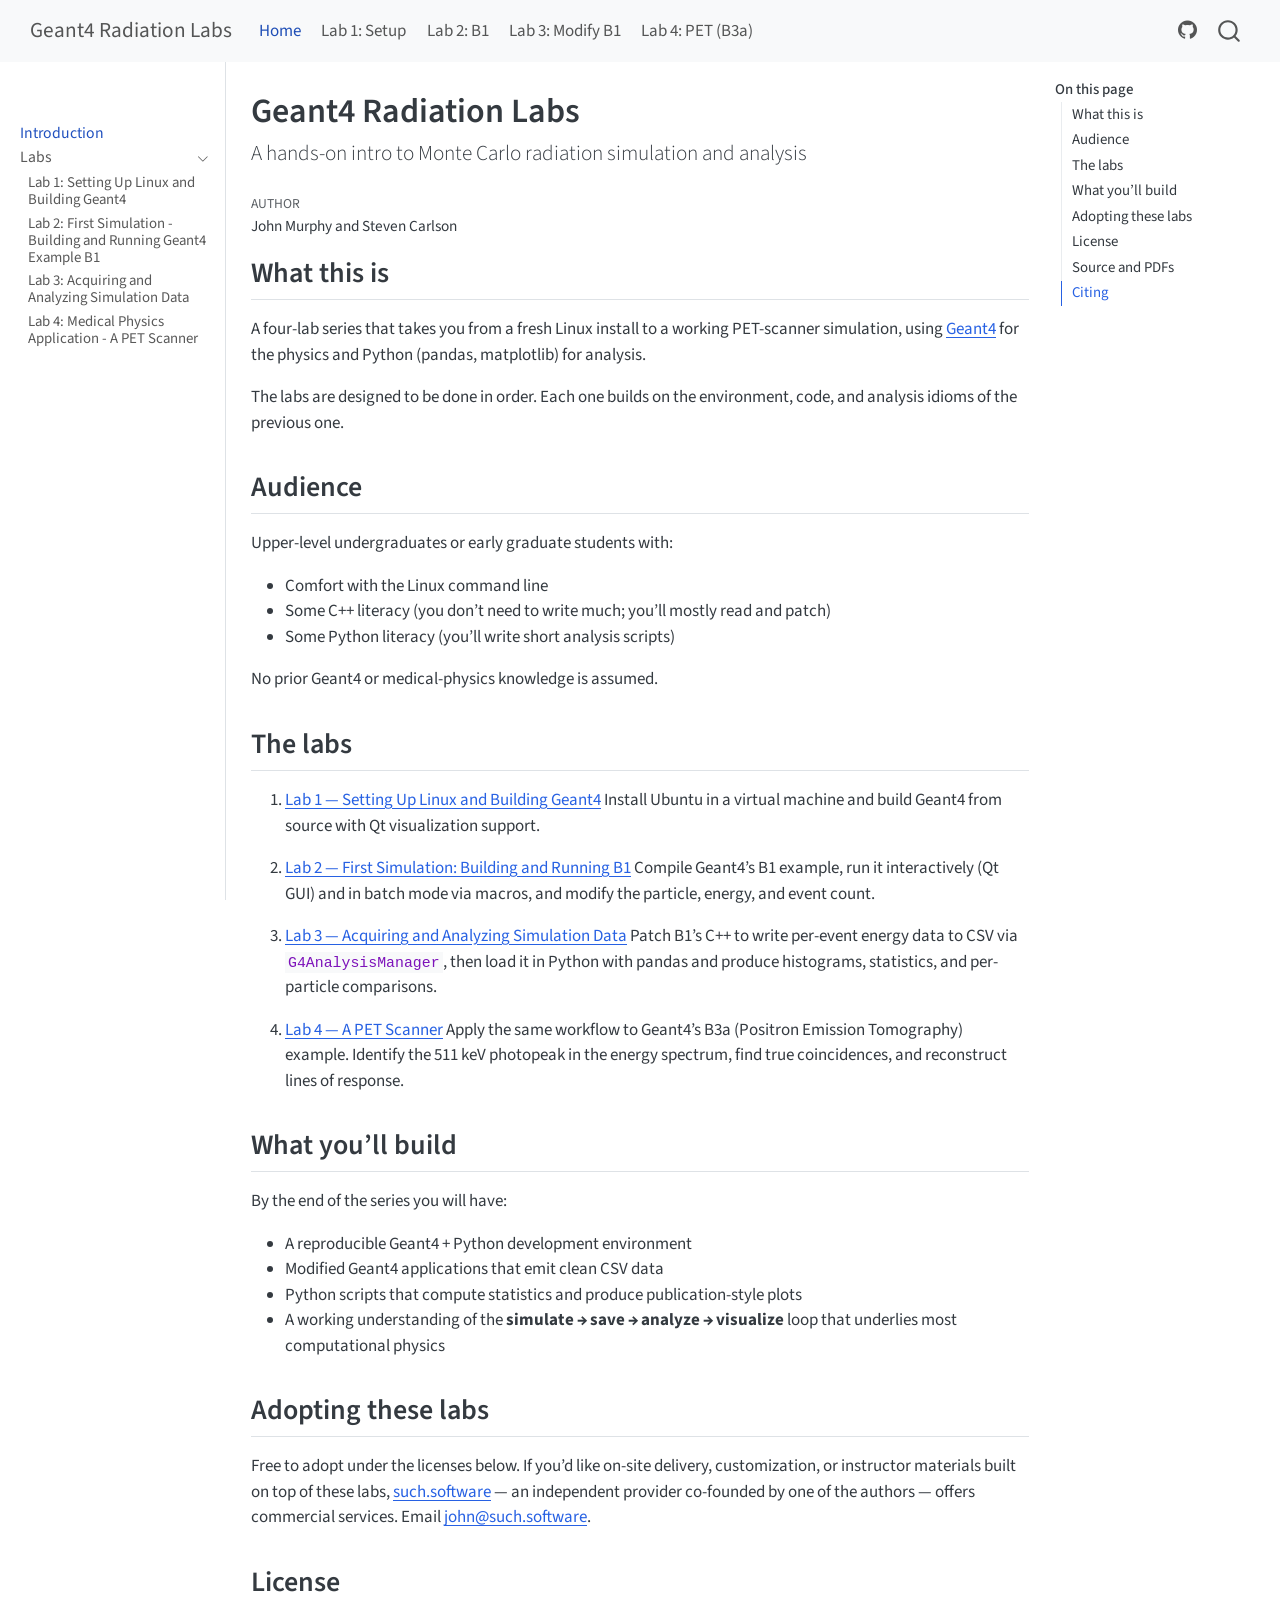
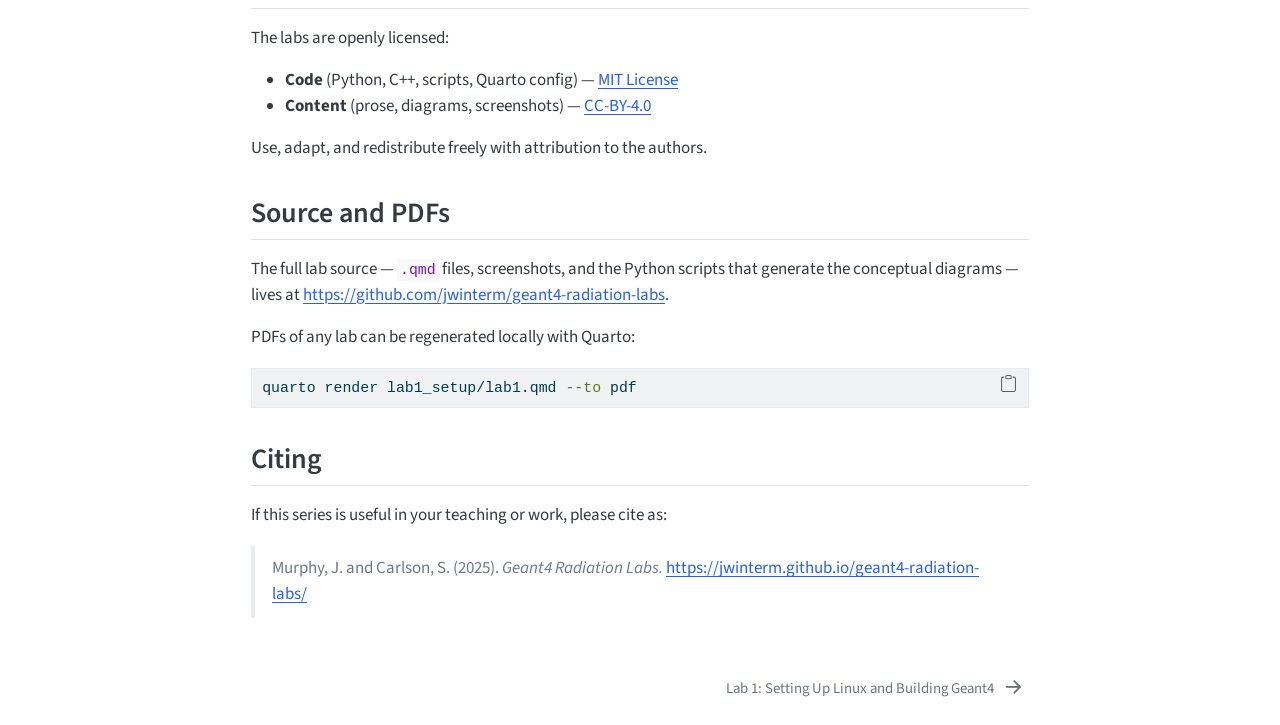
<file: index.html>
<!DOCTYPE html>
<html xmlns="http://www.w3.org/1999/xhtml" lang="en" xml:lang="en"><head>

<meta charset="utf-8">
<meta name="generator" content="quarto-1.6.41">

<meta name="viewport" content="width=device-width, initial-scale=1.0, user-scalable=yes">

<meta name="author" content="John Murphy and Steven Carlson">

<title>Geant4 Radiation Labs</title>
<style>
code{white-space: pre-wrap;}
span.smallcaps{font-variant: small-caps;}
div.columns{display: flex; gap: min(4vw, 1.5em);}
div.column{flex: auto; overflow-x: auto;}
div.hanging-indent{margin-left: 1.5em; text-indent: -1.5em;}
ul.task-list{list-style: none;}
ul.task-list li input[type="checkbox"] {
  width: 0.8em;
  margin: 0 0.8em 0.2em -1em; /* quarto-specific, see https://github.com/quarto-dev/quarto-cli/issues/4556 */ 
  vertical-align: middle;
}
/* CSS for syntax highlighting */
pre > code.sourceCode { white-space: pre; position: relative; }
pre > code.sourceCode > span { line-height: 1.25; }
pre > code.sourceCode > span:empty { height: 1.2em; }
.sourceCode { overflow: visible; }
code.sourceCode > span { color: inherit; text-decoration: inherit; }
div.sourceCode { margin: 1em 0; }
pre.sourceCode { margin: 0; }
@media screen {
div.sourceCode { overflow: auto; }
}
@media print {
pre > code.sourceCode { white-space: pre-wrap; }
pre > code.sourceCode > span { display: inline-block; text-indent: -5em; padding-left: 5em; }
}
pre.numberSource code
  { counter-reset: source-line 0; }
pre.numberSource code > span
  { position: relative; left: -4em; counter-increment: source-line; }
pre.numberSource code > span > a:first-child::before
  { content: counter(source-line);
    position: relative; left: -1em; text-align: right; vertical-align: baseline;
    border: none; display: inline-block;
    -webkit-touch-callout: none; -webkit-user-select: none;
    -khtml-user-select: none; -moz-user-select: none;
    -ms-user-select: none; user-select: none;
    padding: 0 4px; width: 4em;
  }
pre.numberSource { margin-left: 3em;  padding-left: 4px; }
div.sourceCode
  {   }
@media screen {
pre > code.sourceCode > span > a:first-child::before { text-decoration: underline; }
}
</style>


<script src="site_libs/quarto-nav/quarto-nav.js"></script>
<script src="site_libs/quarto-nav/headroom.min.js"></script>
<script src="site_libs/clipboard/clipboard.min.js"></script>
<script src="site_libs/quarto-search/autocomplete.umd.js"></script>
<script src="site_libs/quarto-search/fuse.min.js"></script>
<script src="site_libs/quarto-search/quarto-search.js"></script>
<meta name="quarto:offset" content="./">
<link href="./lab1_setup/lab1.html" rel="next">
<script src="site_libs/quarto-html/quarto.js"></script>
<script src="site_libs/quarto-html/popper.min.js"></script>
<script src="site_libs/quarto-html/tippy.umd.min.js"></script>
<script src="site_libs/quarto-html/anchor.min.js"></script>
<link href="site_libs/quarto-html/tippy.css" rel="stylesheet">
<link href="site_libs/quarto-html/quarto-syntax-highlighting-48ffa3e5b9d089919c6712c39e5b00f2.css" rel="stylesheet" id="quarto-text-highlighting-styles">
<script src="site_libs/bootstrap/bootstrap.min.js"></script>
<link href="site_libs/bootstrap/bootstrap-icons.css" rel="stylesheet">
<link href="site_libs/bootstrap/bootstrap-c85aa45615bc724621e561d3dca1e930.min.css" rel="stylesheet" append-hash="true" id="quarto-bootstrap" data-mode="light">
<script id="quarto-search-options" type="application/json">{
  "location": "navbar",
  "copy-button": false,
  "collapse-after": 3,
  "panel-placement": "end",
  "type": "overlay",
  "limit": 50,
  "keyboard-shortcut": [
    "f",
    "/",
    "s"
  ],
  "show-item-context": false,
  "language": {
    "search-no-results-text": "No results",
    "search-matching-documents-text": "matching documents",
    "search-copy-link-title": "Copy link to search",
    "search-hide-matches-text": "Hide additional matches",
    "search-more-match-text": "more match in this document",
    "search-more-matches-text": "more matches in this document",
    "search-clear-button-title": "Clear",
    "search-text-placeholder": "",
    "search-detached-cancel-button-title": "Cancel",
    "search-submit-button-title": "Submit",
    "search-label": "Search"
  }
}</script>


</head>

<body class="nav-sidebar docked nav-fixed">

<div id="quarto-search-results"></div>
  <header id="quarto-header" class="headroom fixed-top">
    <nav class="navbar navbar-expand-lg " data-bs-theme="dark">
      <div class="navbar-container container-fluid">
      <div class="navbar-brand-container mx-auto">
    <a class="navbar-brand" href="./index.html">
    <span class="navbar-title">Geant4 Radiation Labs</span>
    </a>
  </div>
            <div id="quarto-search" class="" title="Search"></div>
          <button class="navbar-toggler" type="button" data-bs-toggle="collapse" data-bs-target="#navbarCollapse" aria-controls="navbarCollapse" role="menu" aria-expanded="false" aria-label="Toggle navigation" onclick="if (window.quartoToggleHeadroom) { window.quartoToggleHeadroom(); }">
  <span class="navbar-toggler-icon"></span>
</button>
          <div class="collapse navbar-collapse" id="navbarCollapse">
            <ul class="navbar-nav navbar-nav-scroll me-auto">
  <li class="nav-item">
    <a class="nav-link active" href="./index.html" aria-current="page"> 
<span class="menu-text">Home</span></a>
  </li>  
  <li class="nav-item">
    <a class="nav-link" href="./lab1_setup/lab1.html"> 
<span class="menu-text">Lab 1: Setup</span></a>
  </li>  
  <li class="nav-item">
    <a class="nav-link" href="./lab2_exampleB1/lab2.html"> 
<span class="menu-text">Lab 2: B1</span></a>
  </li>  
  <li class="nav-item">
    <a class="nav-link" href="./lab3_modifyB1/lab3.html"> 
<span class="menu-text">Lab 3: Modify B1</span></a>
  </li>  
  <li class="nav-item">
    <a class="nav-link" href="./lab4_exampleB3/lab4.html"> 
<span class="menu-text">Lab 4: PET (B3a)</span></a>
  </li>  
</ul>
            <ul class="navbar-nav navbar-nav-scroll ms-auto">
  <li class="nav-item compact">
    <a class="nav-link" href="https://github.com/jwinterm/geant4-radiation-labs"> <i class="bi bi-github" role="img" aria-label="GitHub repo">
</i> 
<span class="menu-text"></span></a>
  </li>  
</ul>
          </div> <!-- /navcollapse -->
            <div class="quarto-navbar-tools">
</div>
      </div> <!-- /container-fluid -->
    </nav>
  <nav class="quarto-secondary-nav">
    <div class="container-fluid d-flex">
      <button type="button" class="quarto-btn-toggle btn" data-bs-toggle="collapse" role="button" data-bs-target=".quarto-sidebar-collapse-item" aria-controls="quarto-sidebar" aria-expanded="false" aria-label="Toggle sidebar navigation" onclick="if (window.quartoToggleHeadroom) { window.quartoToggleHeadroom(); }">
        <i class="bi bi-layout-text-sidebar-reverse"></i>
      </button>
        <nav class="quarto-page-breadcrumbs" aria-label="breadcrumb"><ol class="breadcrumb"><li class="breadcrumb-item"><a href="./index.html">Introduction</a></li></ol></nav>
        <a class="flex-grow-1" role="navigation" data-bs-toggle="collapse" data-bs-target=".quarto-sidebar-collapse-item" aria-controls="quarto-sidebar" aria-expanded="false" aria-label="Toggle sidebar navigation" onclick="if (window.quartoToggleHeadroom) { window.quartoToggleHeadroom(); }">      
        </a>
      <button type="button" class="btn quarto-search-button" aria-label="Search" onclick="window.quartoOpenSearch();">
        <i class="bi bi-search"></i>
      </button>
    </div>
  </nav>
</header>
<!-- content -->
<div id="quarto-content" class="quarto-container page-columns page-rows-contents page-layout-article page-navbar">
<!-- sidebar -->
  <nav id="quarto-sidebar" class="sidebar collapse collapse-horizontal quarto-sidebar-collapse-item sidebar-navigation docked overflow-auto">
        <div class="mt-2 flex-shrink-0 align-items-center">
        <div class="sidebar-search">
        <div id="quarto-search" class="" title="Search"></div>
        </div>
        </div>
    <div class="sidebar-menu-container"> 
    <ul class="list-unstyled mt-1">
        <li class="sidebar-item">
  <div class="sidebar-item-container"> 
  <a href="./index.html" class="sidebar-item-text sidebar-link active">
 <span class="menu-text">Introduction</span></a>
  </div>
</li>
        <li class="sidebar-item sidebar-item-section">
      <div class="sidebar-item-container"> 
            <a class="sidebar-item-text sidebar-link text-start" data-bs-toggle="collapse" data-bs-target="#quarto-sidebar-section-1" role="navigation" aria-expanded="true">
 <span class="menu-text">Labs</span></a>
          <a class="sidebar-item-toggle text-start" data-bs-toggle="collapse" data-bs-target="#quarto-sidebar-section-1" role="navigation" aria-expanded="true" aria-label="Toggle section">
            <i class="bi bi-chevron-right ms-2"></i>
          </a> 
      </div>
      <ul id="quarto-sidebar-section-1" class="collapse list-unstyled sidebar-section depth1 show">  
          <li class="sidebar-item">
  <div class="sidebar-item-container"> 
  <a href="./lab1_setup/lab1.html" class="sidebar-item-text sidebar-link">
 <span class="menu-text">Lab 1: Setting Up Linux and Building Geant4</span></a>
  </div>
</li>
          <li class="sidebar-item">
  <div class="sidebar-item-container"> 
  <a href="./lab2_exampleB1/lab2.html" class="sidebar-item-text sidebar-link">
 <span class="menu-text">Lab 2: First Simulation - Building and Running Geant4 Example B1</span></a>
  </div>
</li>
          <li class="sidebar-item">
  <div class="sidebar-item-container"> 
  <a href="./lab3_modifyB1/lab3.html" class="sidebar-item-text sidebar-link">
 <span class="menu-text">Lab 3: Acquiring and Analyzing Simulation Data</span></a>
  </div>
</li>
          <li class="sidebar-item">
  <div class="sidebar-item-container"> 
  <a href="./lab4_exampleB3/lab4.html" class="sidebar-item-text sidebar-link">
 <span class="menu-text">Lab 4: Medical Physics Application - A PET Scanner</span></a>
  </div>
</li>
      </ul>
  </li>
    </ul>
    </div>
</nav>
<div id="quarto-sidebar-glass" class="quarto-sidebar-collapse-item" data-bs-toggle="collapse" data-bs-target=".quarto-sidebar-collapse-item"></div>
<!-- margin-sidebar -->
    <div id="quarto-margin-sidebar" class="sidebar margin-sidebar">
        <nav id="TOC" role="doc-toc" class="toc-active">
    <h2 id="toc-title">On this page</h2>
   
  <ul>
  <li><a href="#what-this-is" id="toc-what-this-is" class="nav-link active" data-scroll-target="#what-this-is">What this is</a></li>
  <li><a href="#audience" id="toc-audience" class="nav-link" data-scroll-target="#audience">Audience</a></li>
  <li><a href="#the-labs" id="toc-the-labs" class="nav-link" data-scroll-target="#the-labs">The labs</a></li>
  <li><a href="#what-youll-build" id="toc-what-youll-build" class="nav-link" data-scroll-target="#what-youll-build">What you’ll build</a></li>
  <li><a href="#adopting-these-labs" id="toc-adopting-these-labs" class="nav-link" data-scroll-target="#adopting-these-labs">Adopting these labs</a></li>
  <li><a href="#license" id="toc-license" class="nav-link" data-scroll-target="#license">License</a></li>
  <li><a href="#source-and-pdfs" id="toc-source-and-pdfs" class="nav-link" data-scroll-target="#source-and-pdfs">Source and PDFs</a></li>
  <li><a href="#citing" id="toc-citing" class="nav-link" data-scroll-target="#citing">Citing</a></li>
  </ul>
</nav>
    </div>
<!-- main -->
<main class="content" id="quarto-document-content">

<header id="title-block-header" class="quarto-title-block default">
<div class="quarto-title">
<h1 class="title">Geant4 Radiation Labs</h1>
<p class="subtitle lead">A hands-on intro to Monte Carlo radiation simulation and analysis</p>
</div>



<div class="quarto-title-meta">

    <div>
    <div class="quarto-title-meta-heading">Author</div>
    <div class="quarto-title-meta-contents">
             <p>John Murphy and Steven Carlson </p>
          </div>
  </div>
    
  
    
  </div>
  


</header>


<section id="what-this-is" class="level2">
<h2 class="anchored" data-anchor-id="what-this-is">What this is</h2>
<p>A four-lab series that takes you from a fresh Linux install to a working PET-scanner simulation, using <a href="https://geant4.web.cern.ch/">Geant4</a> for the physics and Python (pandas, matplotlib) for analysis.</p>
<p>The labs are designed to be done in order. Each one builds on the environment, code, and analysis idioms of the previous one.</p>
</section>
<section id="audience" class="level2">
<h2 class="anchored" data-anchor-id="audience">Audience</h2>
<p>Upper-level undergraduates or early graduate students with:</p>
<ul>
<li>Comfort with the Linux command line</li>
<li>Some C++ literacy (you don’t need to write much; you’ll mostly read and patch)</li>
<li>Some Python literacy (you’ll write short analysis scripts)</li>
</ul>
<p>No prior Geant4 or medical-physics knowledge is assumed.</p>
</section>
<section id="the-labs" class="level2">
<h2 class="anchored" data-anchor-id="the-labs">The labs</h2>
<ol type="1">
<li><p><strong><a href="./lab1_setup/lab1.html">Lab 1 — Setting Up Linux and Building Geant4</a></strong> Install Ubuntu in a virtual machine and build Geant4 from source with Qt visualization support.</p></li>
<li><p><strong><a href="./lab2_exampleB1/lab2.html">Lab 2 — First Simulation: Building and Running B1</a></strong> Compile Geant4’s B1 example, run it interactively (Qt GUI) and in batch mode via macros, and modify the particle, energy, and event count.</p></li>
<li><p><strong><a href="./lab3_modifyB1/lab3.html">Lab 3 — Acquiring and Analyzing Simulation Data</a></strong> Patch B1’s C++ to write per-event energy data to CSV via <code>G4AnalysisManager</code>, then load it in Python with pandas and produce histograms, statistics, and per-particle comparisons.</p></li>
<li><p><strong><a href="./lab4_exampleB3/lab4.html">Lab 4 — A PET Scanner</a></strong> Apply the same workflow to Geant4’s B3a (Positron Emission Tomography) example. Identify the 511 keV photopeak in the energy spectrum, find true coincidences, and reconstruct lines of response.</p></li>
</ol>
</section>
<section id="what-youll-build" class="level2">
<h2 class="anchored" data-anchor-id="what-youll-build">What you’ll build</h2>
<p>By the end of the series you will have:</p>
<ul>
<li>A reproducible Geant4 + Python development environment</li>
<li>Modified Geant4 applications that emit clean CSV data</li>
<li>Python scripts that compute statistics and produce publication-style plots</li>
<li>A working understanding of the <strong>simulate → save → analyze → visualize</strong> loop that underlies most computational physics</li>
</ul>
</section>
<section id="adopting-these-labs" class="level2">
<h2 class="anchored" data-anchor-id="adopting-these-labs">Adopting these labs</h2>
<p>Free to adopt under the licenses below. If you’d like on-site delivery, customization, or instructor materials built on top of these labs, <a href="https://such.software">such.software</a> — an independent provider co-founded by one of the authors — offers commercial services. Email <a href="mailto:john@such.software">john@such.software</a>.</p>
</section>
<section id="license" class="level2">
<h2 class="anchored" data-anchor-id="license">License</h2>
<p>The labs are openly licensed:</p>
<ul>
<li><strong>Code</strong> (Python, C++, scripts, Quarto config) — <a href="https://github.com/jwinterm/geant4-radiation-labs/blob/main/LICENSE">MIT License</a></li>
<li><strong>Content</strong> (prose, diagrams, screenshots) — <a href="https://github.com/jwinterm/geant4-radiation-labs/blob/main/LICENSE-CONTENT">CC-BY-4.0</a></li>
</ul>
<p>Use, adapt, and redistribute freely with attribution to the authors.</p>
</section>
<section id="source-and-pdfs" class="level2">
<h2 class="anchored" data-anchor-id="source-and-pdfs">Source and PDFs</h2>
<p>The full lab source — <code>.qmd</code> files, screenshots, and the Python scripts that generate the conceptual diagrams — lives at <a href="https://github.com/jwinterm/geant4-radiation-labs" class="uri">https://github.com/jwinterm/geant4-radiation-labs</a>.</p>
<p>PDFs of any lab can be regenerated locally with Quarto:</p>
<div class="sourceCode" id="cb1"><pre class="sourceCode bash code-with-copy"><code class="sourceCode bash"><span id="cb1-1"><a href="#cb1-1" aria-hidden="true" tabindex="-1"></a><span class="ex">quarto</span> render lab1_setup/lab1.qmd <span class="at">--to</span> pdf</span></code><button title="Copy to Clipboard" class="code-copy-button"><i class="bi"></i></button></pre></div>
</section>
<section id="citing" class="level2">
<h2 class="anchored" data-anchor-id="citing">Citing</h2>
<p>If this series is useful in your teaching or work, please cite as:</p>
<blockquote class="blockquote">
<p>Murphy, J. and Carlson, S. (2025). <em>Geant4 Radiation Labs.</em> <a href="https://jwinterm.github.io/geant4-radiation-labs/" class="uri">https://jwinterm.github.io/geant4-radiation-labs/</a></p>
</blockquote>


</section>

</main> <!-- /main -->
<script id="quarto-html-after-body" type="application/javascript">
window.document.addEventListener("DOMContentLoaded", function (event) {
  const toggleBodyColorMode = (bsSheetEl) => {
    const mode = bsSheetEl.getAttribute("data-mode");
    const bodyEl = window.document.querySelector("body");
    if (mode === "dark") {
      bodyEl.classList.add("quarto-dark");
      bodyEl.classList.remove("quarto-light");
    } else {
      bodyEl.classList.add("quarto-light");
      bodyEl.classList.remove("quarto-dark");
    }
  }
  const toggleBodyColorPrimary = () => {
    const bsSheetEl = window.document.querySelector("link#quarto-bootstrap");
    if (bsSheetEl) {
      toggleBodyColorMode(bsSheetEl);
    }
  }
  toggleBodyColorPrimary();  
  const icon = "";
  const anchorJS = new window.AnchorJS();
  anchorJS.options = {
    placement: 'right',
    icon: icon
  };
  anchorJS.add('.anchored');
  const isCodeAnnotation = (el) => {
    for (const clz of el.classList) {
      if (clz.startsWith('code-annotation-')) {                     
        return true;
      }
    }
    return false;
  }
  const onCopySuccess = function(e) {
    // button target
    const button = e.trigger;
    // don't keep focus
    button.blur();
    // flash "checked"
    button.classList.add('code-copy-button-checked');
    var currentTitle = button.getAttribute("title");
    button.setAttribute("title", "Copied!");
    let tooltip;
    if (window.bootstrap) {
      button.setAttribute("data-bs-toggle", "tooltip");
      button.setAttribute("data-bs-placement", "left");
      button.setAttribute("data-bs-title", "Copied!");
      tooltip = new bootstrap.Tooltip(button, 
        { trigger: "manual", 
          customClass: "code-copy-button-tooltip",
          offset: [0, -8]});
      tooltip.show();    
    }
    setTimeout(function() {
      if (tooltip) {
        tooltip.hide();
        button.removeAttribute("data-bs-title");
        button.removeAttribute("data-bs-toggle");
        button.removeAttribute("data-bs-placement");
      }
      button.setAttribute("title", currentTitle);
      button.classList.remove('code-copy-button-checked');
    }, 1000);
    // clear code selection
    e.clearSelection();
  }
  const getTextToCopy = function(trigger) {
      const codeEl = trigger.previousElementSibling.cloneNode(true);
      for (const childEl of codeEl.children) {
        if (isCodeAnnotation(childEl)) {
          childEl.remove();
        }
      }
      return codeEl.innerText;
  }
  const clipboard = new window.ClipboardJS('.code-copy-button:not([data-in-quarto-modal])', {
    text: getTextToCopy
  });
  clipboard.on('success', onCopySuccess);
  if (window.document.getElementById('quarto-embedded-source-code-modal')) {
    const clipboardModal = new window.ClipboardJS('.code-copy-button[data-in-quarto-modal]', {
      text: getTextToCopy,
      container: window.document.getElementById('quarto-embedded-source-code-modal')
    });
    clipboardModal.on('success', onCopySuccess);
  }
    var localhostRegex = new RegExp(/^(?:http|https):\/\/localhost\:?[0-9]*\//);
    var mailtoRegex = new RegExp(/^mailto:/);
      var filterRegex = new RegExp("https:\/\/jwinterm\.github\.io\/geant4-radiation-labs\/");
    var isInternal = (href) => {
        return filterRegex.test(href) || localhostRegex.test(href) || mailtoRegex.test(href);
    }
    // Inspect non-navigation links and adorn them if external
 	var links = window.document.querySelectorAll('a[href]:not(.nav-link):not(.navbar-brand):not(.toc-action):not(.sidebar-link):not(.sidebar-item-toggle):not(.pagination-link):not(.no-external):not([aria-hidden]):not(.dropdown-item):not(.quarto-navigation-tool):not(.about-link)');
    for (var i=0; i<links.length; i++) {
      const link = links[i];
      if (!isInternal(link.href)) {
        // undo the damage that might have been done by quarto-nav.js in the case of
        // links that we want to consider external
        if (link.dataset.originalHref !== undefined) {
          link.href = link.dataset.originalHref;
        }
          // target, if specified
          link.setAttribute("target", "_blank");
          if (link.getAttribute("rel") === null) {
            link.setAttribute("rel", "noopener");
          }
      }
    }
  function tippyHover(el, contentFn, onTriggerFn, onUntriggerFn) {
    const config = {
      allowHTML: true,
      maxWidth: 500,
      delay: 100,
      arrow: false,
      appendTo: function(el) {
          return el.parentElement;
      },
      interactive: true,
      interactiveBorder: 10,
      theme: 'quarto',
      placement: 'bottom-start',
    };
    if (contentFn) {
      config.content = contentFn;
    }
    if (onTriggerFn) {
      config.onTrigger = onTriggerFn;
    }
    if (onUntriggerFn) {
      config.onUntrigger = onUntriggerFn;
    }
    window.tippy(el, config); 
  }
  const noterefs = window.document.querySelectorAll('a[role="doc-noteref"]');
  for (var i=0; i<noterefs.length; i++) {
    const ref = noterefs[i];
    tippyHover(ref, function() {
      // use id or data attribute instead here
      let href = ref.getAttribute('data-footnote-href') || ref.getAttribute('href');
      try { href = new URL(href).hash; } catch {}
      const id = href.replace(/^#\/?/, "");
      const note = window.document.getElementById(id);
      if (note) {
        return note.innerHTML;
      } else {
        return "";
      }
    });
  }
  const xrefs = window.document.querySelectorAll('a.quarto-xref');
  const processXRef = (id, note) => {
    // Strip column container classes
    const stripColumnClz = (el) => {
      el.classList.remove("page-full", "page-columns");
      if (el.children) {
        for (const child of el.children) {
          stripColumnClz(child);
        }
      }
    }
    stripColumnClz(note)
    if (id === null || id.startsWith('sec-')) {
      // Special case sections, only their first couple elements
      const container = document.createElement("div");
      if (note.children && note.children.length > 2) {
        container.appendChild(note.children[0].cloneNode(true));
        for (let i = 1; i < note.children.length; i++) {
          const child = note.children[i];
          if (child.tagName === "P" && child.innerText === "") {
            continue;
          } else {
            container.appendChild(child.cloneNode(true));
            break;
          }
        }
        if (window.Quarto?.typesetMath) {
          window.Quarto.typesetMath(container);
        }
        return container.innerHTML
      } else {
        if (window.Quarto?.typesetMath) {
          window.Quarto.typesetMath(note);
        }
        return note.innerHTML;
      }
    } else {
      // Remove any anchor links if they are present
      const anchorLink = note.querySelector('a.anchorjs-link');
      if (anchorLink) {
        anchorLink.remove();
      }
      if (window.Quarto?.typesetMath) {
        window.Quarto.typesetMath(note);
      }
      if (note.classList.contains("callout")) {
        return note.outerHTML;
      } else {
        return note.innerHTML;
      }
    }
  }
  for (var i=0; i<xrefs.length; i++) {
    const xref = xrefs[i];
    tippyHover(xref, undefined, function(instance) {
      instance.disable();
      let url = xref.getAttribute('href');
      let hash = undefined; 
      if (url.startsWith('#')) {
        hash = url;
      } else {
        try { hash = new URL(url).hash; } catch {}
      }
      if (hash) {
        const id = hash.replace(/^#\/?/, "");
        const note = window.document.getElementById(id);
        if (note !== null) {
          try {
            const html = processXRef(id, note.cloneNode(true));
            instance.setContent(html);
          } finally {
            instance.enable();
            instance.show();
          }
        } else {
          // See if we can fetch this
          fetch(url.split('#')[0])
          .then(res => res.text())
          .then(html => {
            const parser = new DOMParser();
            const htmlDoc = parser.parseFromString(html, "text/html");
            const note = htmlDoc.getElementById(id);
            if (note !== null) {
              const html = processXRef(id, note);
              instance.setContent(html);
            } 
          }).finally(() => {
            instance.enable();
            instance.show();
          });
        }
      } else {
        // See if we can fetch a full url (with no hash to target)
        // This is a special case and we should probably do some content thinning / targeting
        fetch(url)
        .then(res => res.text())
        .then(html => {
          const parser = new DOMParser();
          const htmlDoc = parser.parseFromString(html, "text/html");
          const note = htmlDoc.querySelector('main.content');
          if (note !== null) {
            // This should only happen for chapter cross references
            // (since there is no id in the URL)
            // remove the first header
            if (note.children.length > 0 && note.children[0].tagName === "HEADER") {
              note.children[0].remove();
            }
            const html = processXRef(null, note);
            instance.setContent(html);
          } 
        }).finally(() => {
          instance.enable();
          instance.show();
        });
      }
    }, function(instance) {
    });
  }
      let selectedAnnoteEl;
      const selectorForAnnotation = ( cell, annotation) => {
        let cellAttr = 'data-code-cell="' + cell + '"';
        let lineAttr = 'data-code-annotation="' +  annotation + '"';
        const selector = 'span[' + cellAttr + '][' + lineAttr + ']';
        return selector;
      }
      const selectCodeLines = (annoteEl) => {
        const doc = window.document;
        const targetCell = annoteEl.getAttribute("data-target-cell");
        const targetAnnotation = annoteEl.getAttribute("data-target-annotation");
        const annoteSpan = window.document.querySelector(selectorForAnnotation(targetCell, targetAnnotation));
        const lines = annoteSpan.getAttribute("data-code-lines").split(",");
        const lineIds = lines.map((line) => {
          return targetCell + "-" + line;
        })
        let top = null;
        let height = null;
        let parent = null;
        if (lineIds.length > 0) {
            //compute the position of the single el (top and bottom and make a div)
            const el = window.document.getElementById(lineIds[0]);
            top = el.offsetTop;
            height = el.offsetHeight;
            parent = el.parentElement.parentElement;
          if (lineIds.length > 1) {
            const lastEl = window.document.getElementById(lineIds[lineIds.length - 1]);
            const bottom = lastEl.offsetTop + lastEl.offsetHeight;
            height = bottom - top;
          }
          if (top !== null && height !== null && parent !== null) {
            // cook up a div (if necessary) and position it 
            let div = window.document.getElementById("code-annotation-line-highlight");
            if (div === null) {
              div = window.document.createElement("div");
              div.setAttribute("id", "code-annotation-line-highlight");
              div.style.position = 'absolute';
              parent.appendChild(div);
            }
            div.style.top = top - 2 + "px";
            div.style.height = height + 4 + "px";
            div.style.left = 0;
            let gutterDiv = window.document.getElementById("code-annotation-line-highlight-gutter");
            if (gutterDiv === null) {
              gutterDiv = window.document.createElement("div");
              gutterDiv.setAttribute("id", "code-annotation-line-highlight-gutter");
              gutterDiv.style.position = 'absolute';
              const codeCell = window.document.getElementById(targetCell);
              const gutter = codeCell.querySelector('.code-annotation-gutter');
              gutter.appendChild(gutterDiv);
            }
            gutterDiv.style.top = top - 2 + "px";
            gutterDiv.style.height = height + 4 + "px";
          }
          selectedAnnoteEl = annoteEl;
        }
      };
      const unselectCodeLines = () => {
        const elementsIds = ["code-annotation-line-highlight", "code-annotation-line-highlight-gutter"];
        elementsIds.forEach((elId) => {
          const div = window.document.getElementById(elId);
          if (div) {
            div.remove();
          }
        });
        selectedAnnoteEl = undefined;
      };
        // Handle positioning of the toggle
    window.addEventListener(
      "resize",
      throttle(() => {
        elRect = undefined;
        if (selectedAnnoteEl) {
          selectCodeLines(selectedAnnoteEl);
        }
      }, 10)
    );
    function throttle(fn, ms) {
    let throttle = false;
    let timer;
      return (...args) => {
        if(!throttle) { // first call gets through
            fn.apply(this, args);
            throttle = true;
        } else { // all the others get throttled
            if(timer) clearTimeout(timer); // cancel #2
            timer = setTimeout(() => {
              fn.apply(this, args);
              timer = throttle = false;
            }, ms);
        }
      };
    }
      // Attach click handler to the DT
      const annoteDls = window.document.querySelectorAll('dt[data-target-cell]');
      for (const annoteDlNode of annoteDls) {
        annoteDlNode.addEventListener('click', (event) => {
          const clickedEl = event.target;
          if (clickedEl !== selectedAnnoteEl) {
            unselectCodeLines();
            const activeEl = window.document.querySelector('dt[data-target-cell].code-annotation-active');
            if (activeEl) {
              activeEl.classList.remove('code-annotation-active');
            }
            selectCodeLines(clickedEl);
            clickedEl.classList.add('code-annotation-active');
          } else {
            // Unselect the line
            unselectCodeLines();
            clickedEl.classList.remove('code-annotation-active');
          }
        });
      }
  const findCites = (el) => {
    const parentEl = el.parentElement;
    if (parentEl) {
      const cites = parentEl.dataset.cites;
      if (cites) {
        return {
          el,
          cites: cites.split(' ')
        };
      } else {
        return findCites(el.parentElement)
      }
    } else {
      return undefined;
    }
  };
  var bibliorefs = window.document.querySelectorAll('a[role="doc-biblioref"]');
  for (var i=0; i<bibliorefs.length; i++) {
    const ref = bibliorefs[i];
    const citeInfo = findCites(ref);
    if (citeInfo) {
      tippyHover(citeInfo.el, function() {
        var popup = window.document.createElement('div');
        citeInfo.cites.forEach(function(cite) {
          var citeDiv = window.document.createElement('div');
          citeDiv.classList.add('hanging-indent');
          citeDiv.classList.add('csl-entry');
          var biblioDiv = window.document.getElementById('ref-' + cite);
          if (biblioDiv) {
            citeDiv.innerHTML = biblioDiv.innerHTML;
          }
          popup.appendChild(citeDiv);
        });
        return popup.innerHTML;
      });
    }
  }
});
</script>
<nav class="page-navigation">
  <div class="nav-page nav-page-previous">
  </div>
  <div class="nav-page nav-page-next">
      <a href="./lab1_setup/lab1.html" class="pagination-link" aria-label="Lab 1: Setting Up Linux and Building Geant4">
        <span class="nav-page-text">Lab 1: Setting Up Linux and Building Geant4</span> <i class="bi bi-arrow-right-short"></i>
      </a>
  </div>
</nav>
</div> <!-- /content -->




</body></html>
</file>
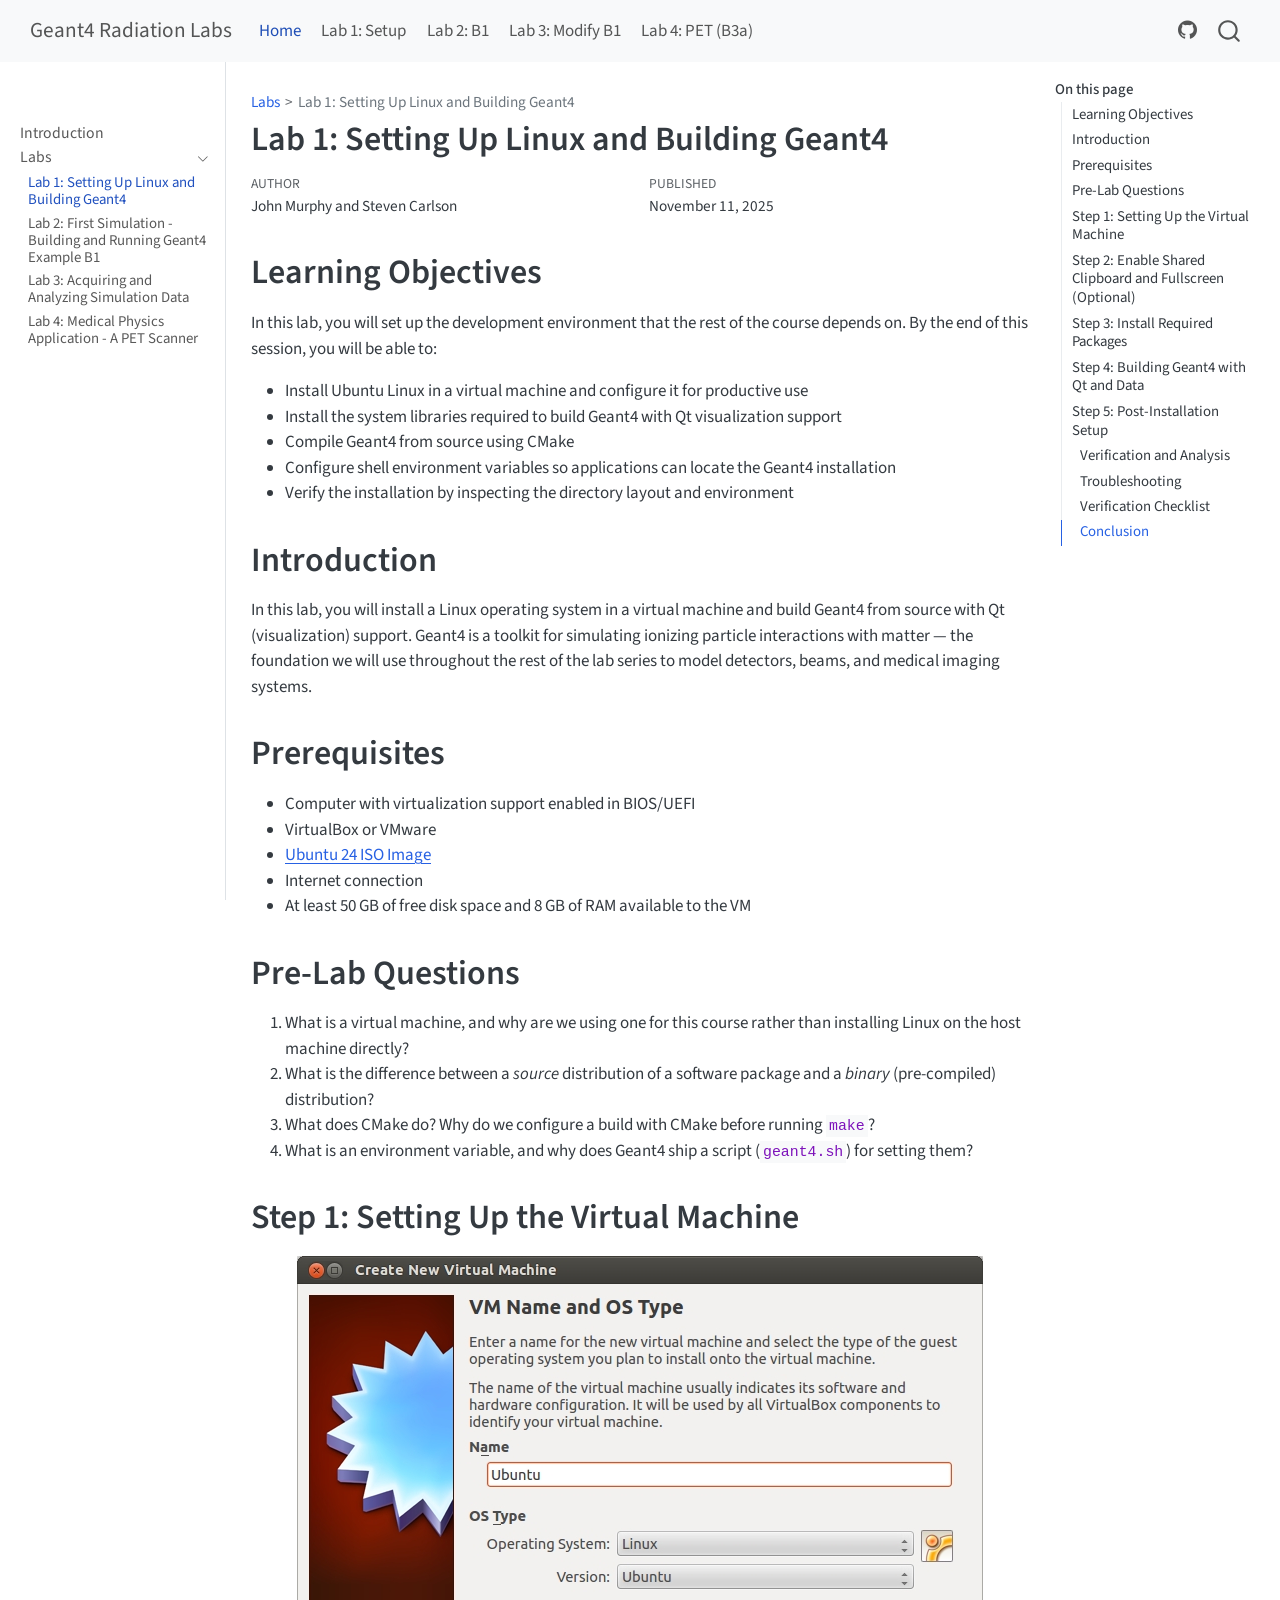
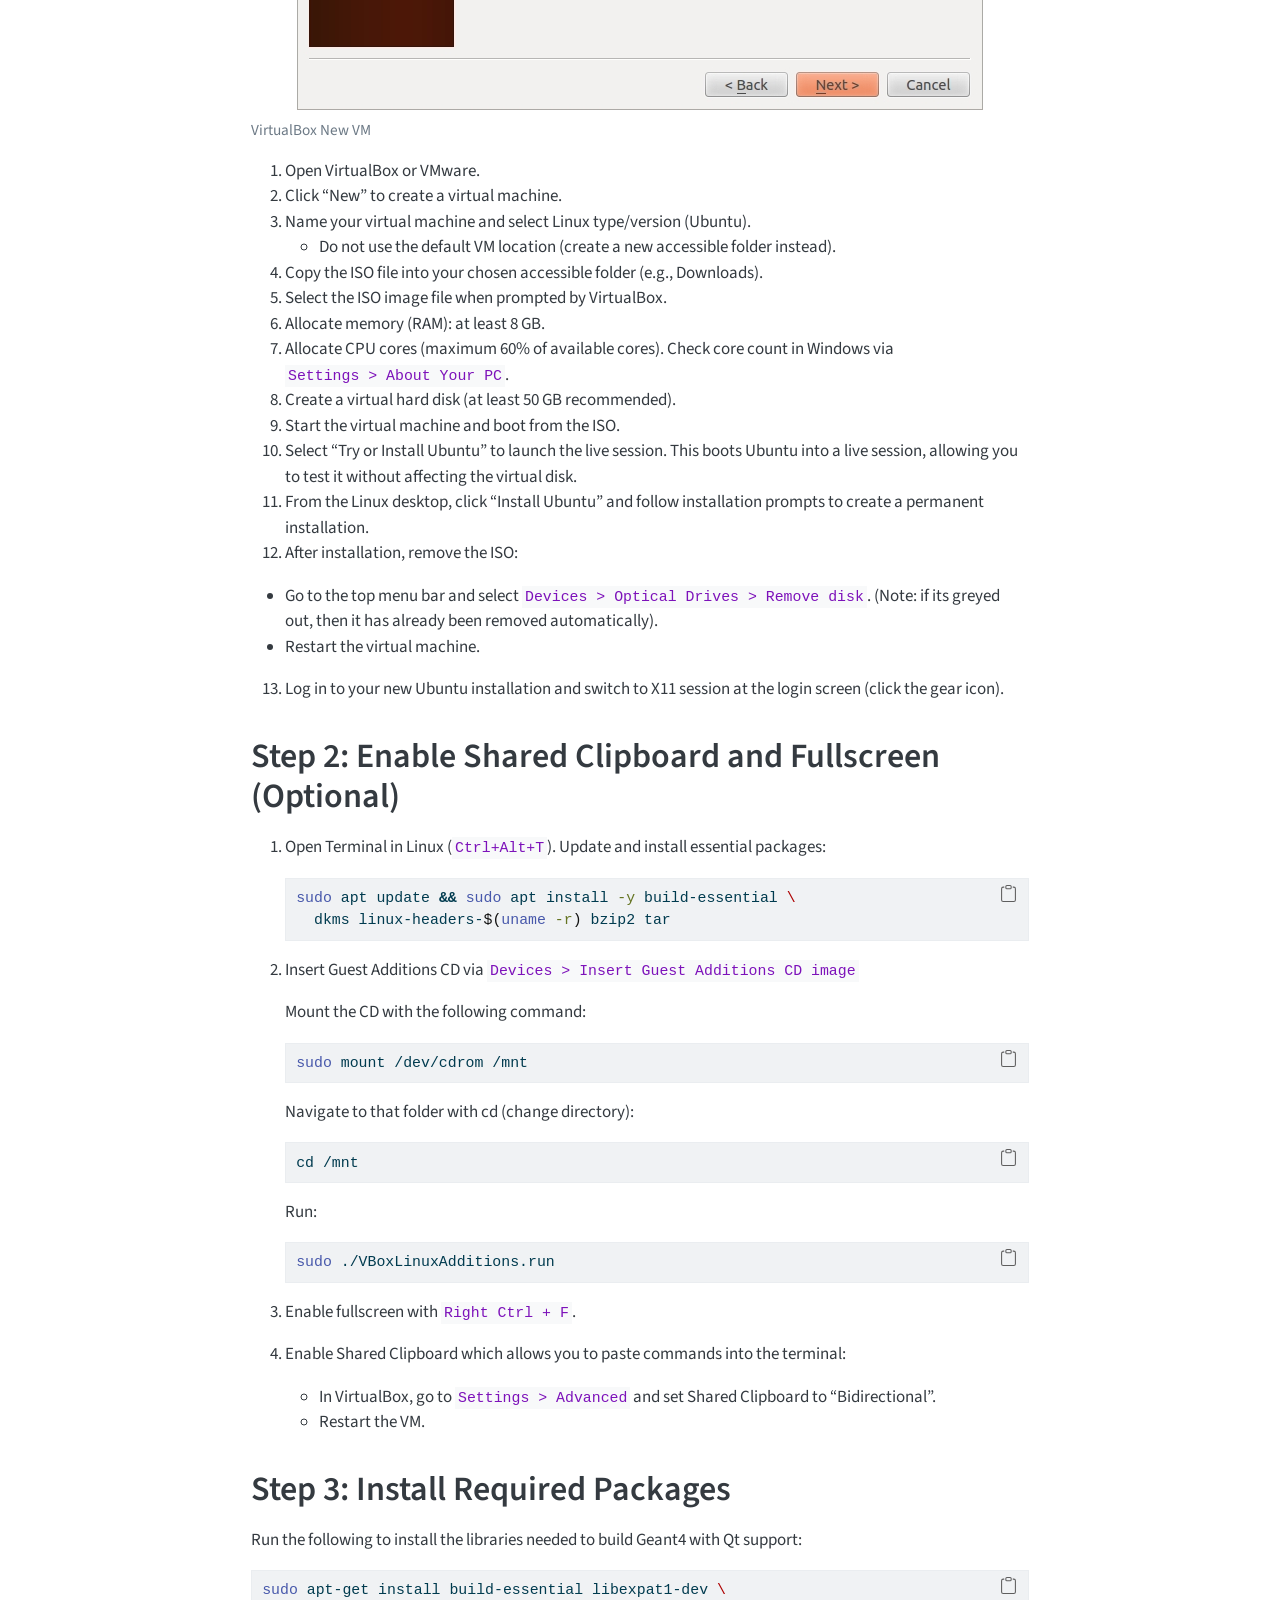
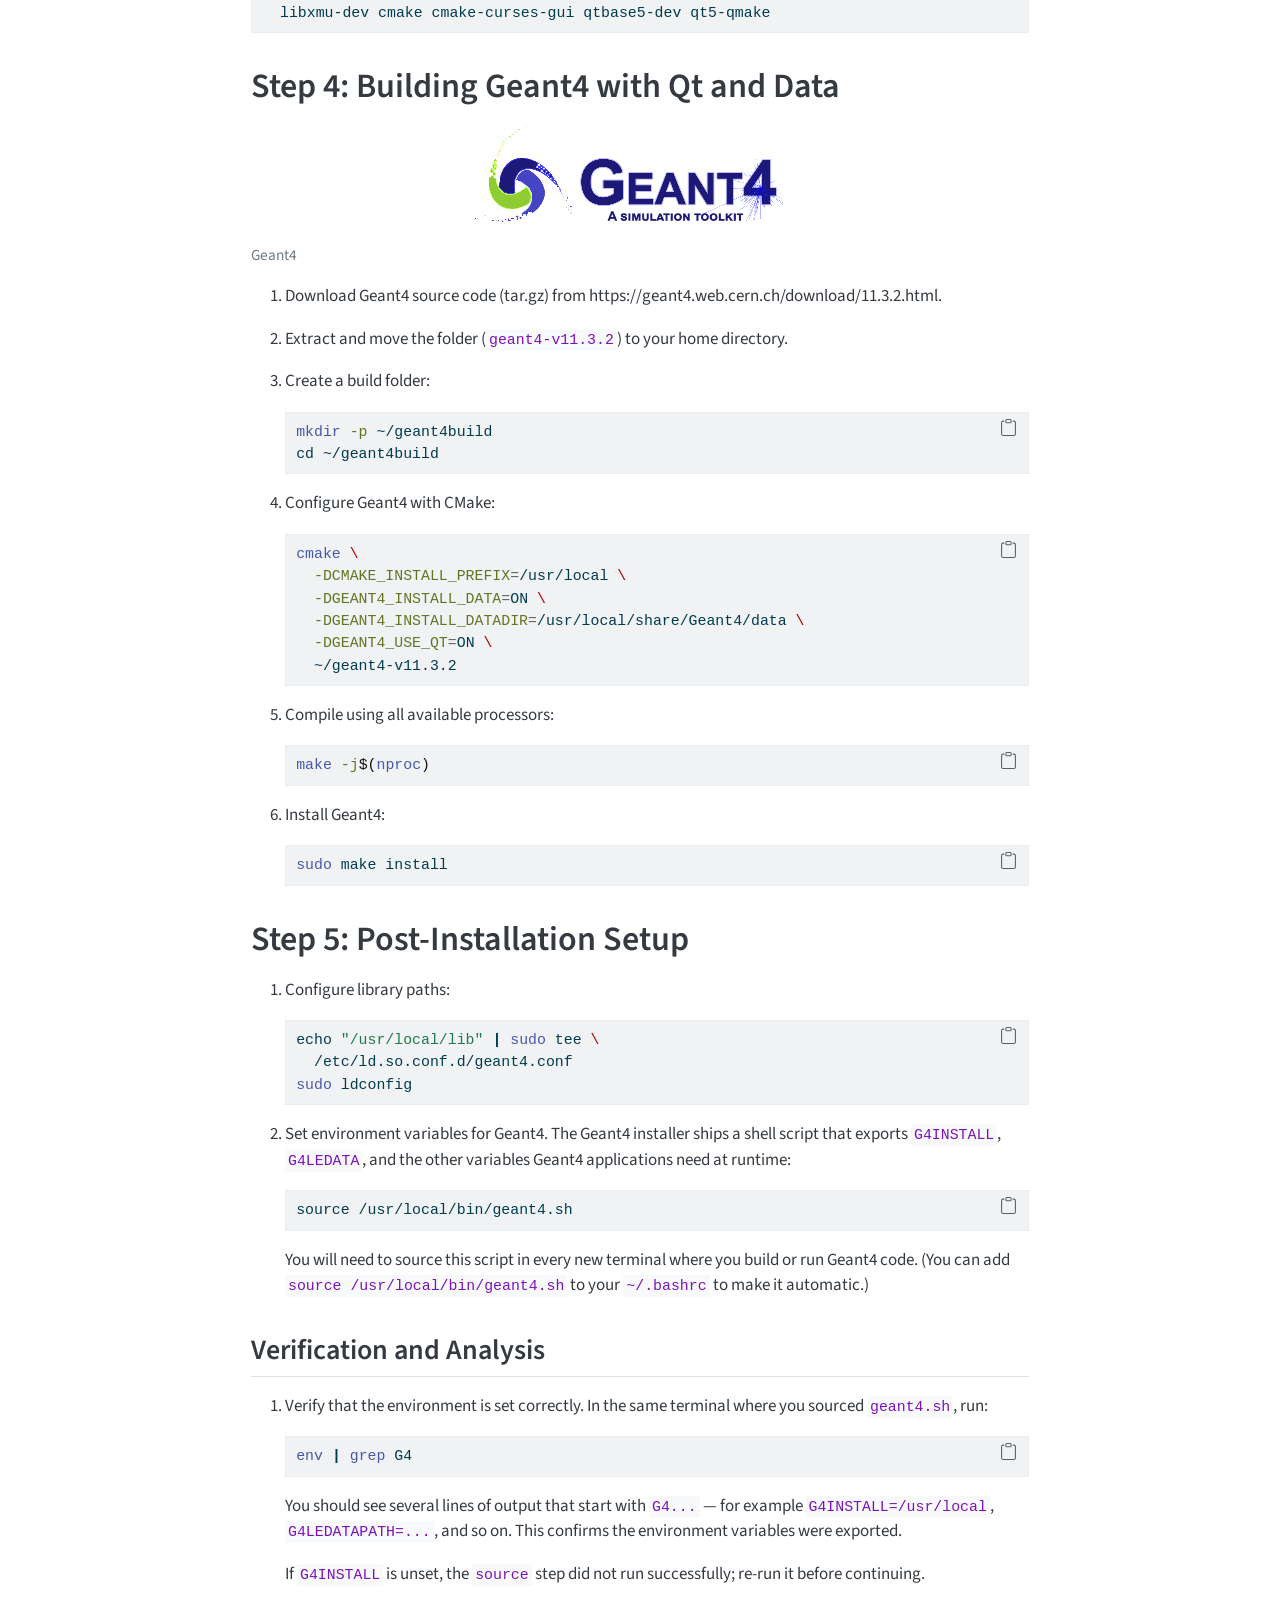
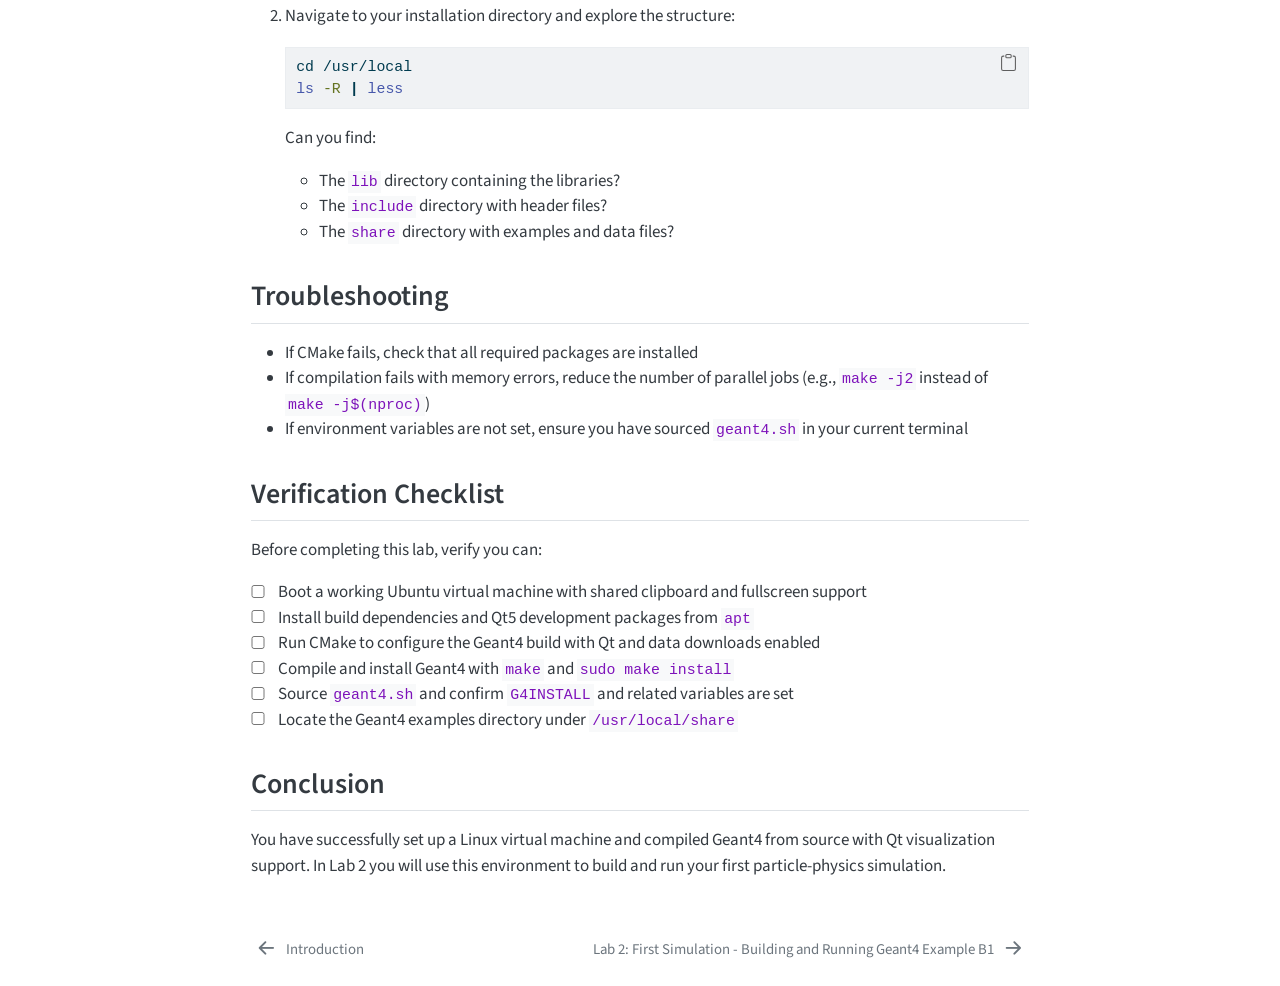
<file: lab1_setup/lab1.html>
<!DOCTYPE html>
<html xmlns="http://www.w3.org/1999/xhtml" lang="en" xml:lang="en"><head>

<meta charset="utf-8">
<meta name="generator" content="quarto-1.6.41">

<meta name="viewport" content="width=device-width, initial-scale=1.0, user-scalable=yes">

<meta name="author" content="John Murphy and Steven Carlson">
<meta name="dcterms.date" content="2025-11-11">

<title>Lab 1: Setting Up Linux and Building Geant4 – Geant4 Radiation Labs</title>
<style>
code{white-space: pre-wrap;}
span.smallcaps{font-variant: small-caps;}
div.columns{display: flex; gap: min(4vw, 1.5em);}
div.column{flex: auto; overflow-x: auto;}
div.hanging-indent{margin-left: 1.5em; text-indent: -1.5em;}
ul.task-list{list-style: none;}
ul.task-list li input[type="checkbox"] {
  width: 0.8em;
  margin: 0 0.8em 0.2em -1em; /* quarto-specific, see https://github.com/quarto-dev/quarto-cli/issues/4556 */ 
  vertical-align: middle;
}
/* CSS for syntax highlighting */
pre > code.sourceCode { white-space: pre; position: relative; }
pre > code.sourceCode > span { line-height: 1.25; }
pre > code.sourceCode > span:empty { height: 1.2em; }
.sourceCode { overflow: visible; }
code.sourceCode > span { color: inherit; text-decoration: inherit; }
div.sourceCode { margin: 1em 0; }
pre.sourceCode { margin: 0; }
@media screen {
div.sourceCode { overflow: auto; }
}
@media print {
pre > code.sourceCode { white-space: pre-wrap; }
pre > code.sourceCode > span { display: inline-block; text-indent: -5em; padding-left: 5em; }
}
pre.numberSource code
  { counter-reset: source-line 0; }
pre.numberSource code > span
  { position: relative; left: -4em; counter-increment: source-line; }
pre.numberSource code > span > a:first-child::before
  { content: counter(source-line);
    position: relative; left: -1em; text-align: right; vertical-align: baseline;
    border: none; display: inline-block;
    -webkit-touch-callout: none; -webkit-user-select: none;
    -khtml-user-select: none; -moz-user-select: none;
    -ms-user-select: none; user-select: none;
    padding: 0 4px; width: 4em;
  }
pre.numberSource { margin-left: 3em;  padding-left: 4px; }
div.sourceCode
  {   }
@media screen {
pre > code.sourceCode > span > a:first-child::before { text-decoration: underline; }
}
</style>


<script src="../site_libs/quarto-nav/quarto-nav.js"></script>
<script src="../site_libs/quarto-nav/headroom.min.js"></script>
<script src="../site_libs/clipboard/clipboard.min.js"></script>
<script src="../site_libs/quarto-search/autocomplete.umd.js"></script>
<script src="../site_libs/quarto-search/fuse.min.js"></script>
<script src="../site_libs/quarto-search/quarto-search.js"></script>
<meta name="quarto:offset" content="../">
<link href="../lab2_exampleB1/lab2.html" rel="next">
<link href="../index.html" rel="prev">
<script src="../site_libs/quarto-html/quarto.js"></script>
<script src="../site_libs/quarto-html/popper.min.js"></script>
<script src="../site_libs/quarto-html/tippy.umd.min.js"></script>
<script src="../site_libs/quarto-html/anchor.min.js"></script>
<link href="../site_libs/quarto-html/tippy.css" rel="stylesheet">
<link href="../site_libs/quarto-html/quarto-syntax-highlighting-48ffa3e5b9d089919c6712c39e5b00f2.css" rel="stylesheet" id="quarto-text-highlighting-styles">
<script src="../site_libs/bootstrap/bootstrap.min.js"></script>
<link href="../site_libs/bootstrap/bootstrap-icons.css" rel="stylesheet">
<link href="../site_libs/bootstrap/bootstrap-c85aa45615bc724621e561d3dca1e930.min.css" rel="stylesheet" append-hash="true" id="quarto-bootstrap" data-mode="light">
<script id="quarto-search-options" type="application/json">{
  "location": "navbar",
  "copy-button": false,
  "collapse-after": 3,
  "panel-placement": "end",
  "type": "overlay",
  "limit": 50,
  "keyboard-shortcut": [
    "f",
    "/",
    "s"
  ],
  "show-item-context": false,
  "language": {
    "search-no-results-text": "No results",
    "search-matching-documents-text": "matching documents",
    "search-copy-link-title": "Copy link to search",
    "search-hide-matches-text": "Hide additional matches",
    "search-more-match-text": "more match in this document",
    "search-more-matches-text": "more matches in this document",
    "search-clear-button-title": "Clear",
    "search-text-placeholder": "",
    "search-detached-cancel-button-title": "Cancel",
    "search-submit-button-title": "Submit",
    "search-label": "Search"
  }
}</script>


</head>

<body class="nav-sidebar docked nav-fixed">

<div id="quarto-search-results"></div>
  <header id="quarto-header" class="headroom fixed-top">
    <nav class="navbar navbar-expand-lg " data-bs-theme="dark">
      <div class="navbar-container container-fluid">
      <div class="navbar-brand-container mx-auto">
    <a class="navbar-brand" href="../index.html">
    <span class="navbar-title">Geant4 Radiation Labs</span>
    </a>
  </div>
            <div id="quarto-search" class="" title="Search"></div>
          <button class="navbar-toggler" type="button" data-bs-toggle="collapse" data-bs-target="#navbarCollapse" aria-controls="navbarCollapse" role="menu" aria-expanded="false" aria-label="Toggle navigation" onclick="if (window.quartoToggleHeadroom) { window.quartoToggleHeadroom(); }">
  <span class="navbar-toggler-icon"></span>
</button>
          <div class="collapse navbar-collapse" id="navbarCollapse">
            <ul class="navbar-nav navbar-nav-scroll me-auto">
  <li class="nav-item">
    <a class="nav-link active" href="../index.html" aria-current="page"> 
<span class="menu-text">Home</span></a>
  </li>  
  <li class="nav-item">
    <a class="nav-link" href="../lab1_setup/lab1.html"> 
<span class="menu-text">Lab 1: Setup</span></a>
  </li>  
  <li class="nav-item">
    <a class="nav-link" href="../lab2_exampleB1/lab2.html"> 
<span class="menu-text">Lab 2: B1</span></a>
  </li>  
  <li class="nav-item">
    <a class="nav-link" href="../lab3_modifyB1/lab3.html"> 
<span class="menu-text">Lab 3: Modify B1</span></a>
  </li>  
  <li class="nav-item">
    <a class="nav-link" href="../lab4_exampleB3/lab4.html"> 
<span class="menu-text">Lab 4: PET (B3a)</span></a>
  </li>  
</ul>
            <ul class="navbar-nav navbar-nav-scroll ms-auto">
  <li class="nav-item compact">
    <a class="nav-link" href="https://github.com/jwinterm/geant4-radiation-labs"> <i class="bi bi-github" role="img" aria-label="GitHub repo">
</i> 
<span class="menu-text"></span></a>
  </li>  
</ul>
          </div> <!-- /navcollapse -->
            <div class="quarto-navbar-tools">
</div>
      </div> <!-- /container-fluid -->
    </nav>
  <nav class="quarto-secondary-nav">
    <div class="container-fluid d-flex">
      <button type="button" class="quarto-btn-toggle btn" data-bs-toggle="collapse" role="button" data-bs-target=".quarto-sidebar-collapse-item" aria-controls="quarto-sidebar" aria-expanded="false" aria-label="Toggle sidebar navigation" onclick="if (window.quartoToggleHeadroom) { window.quartoToggleHeadroom(); }">
        <i class="bi bi-layout-text-sidebar-reverse"></i>
      </button>
        <nav class="quarto-page-breadcrumbs" aria-label="breadcrumb"><ol class="breadcrumb"><li class="breadcrumb-item"><a href="../lab1_setup/lab1.html">Labs</a></li><li class="breadcrumb-item"><a href="../lab1_setup/lab1.html">Lab 1: Setting Up Linux and Building Geant4</a></li></ol></nav>
        <a class="flex-grow-1" role="navigation" data-bs-toggle="collapse" data-bs-target=".quarto-sidebar-collapse-item" aria-controls="quarto-sidebar" aria-expanded="false" aria-label="Toggle sidebar navigation" onclick="if (window.quartoToggleHeadroom) { window.quartoToggleHeadroom(); }">      
        </a>
      <button type="button" class="btn quarto-search-button" aria-label="Search" onclick="window.quartoOpenSearch();">
        <i class="bi bi-search"></i>
      </button>
    </div>
  </nav>
</header>
<!-- content -->
<div id="quarto-content" class="quarto-container page-columns page-rows-contents page-layout-article page-navbar">
<!-- sidebar -->
  <nav id="quarto-sidebar" class="sidebar collapse collapse-horizontal quarto-sidebar-collapse-item sidebar-navigation docked overflow-auto">
        <div class="mt-2 flex-shrink-0 align-items-center">
        <div class="sidebar-search">
        <div id="quarto-search" class="" title="Search"></div>
        </div>
        </div>
    <div class="sidebar-menu-container"> 
    <ul class="list-unstyled mt-1">
        <li class="sidebar-item">
  <div class="sidebar-item-container"> 
  <a href="../index.html" class="sidebar-item-text sidebar-link">
 <span class="menu-text">Introduction</span></a>
  </div>
</li>
        <li class="sidebar-item sidebar-item-section">
      <div class="sidebar-item-container"> 
            <a class="sidebar-item-text sidebar-link text-start" data-bs-toggle="collapse" data-bs-target="#quarto-sidebar-section-1" role="navigation" aria-expanded="true">
 <span class="menu-text">Labs</span></a>
          <a class="sidebar-item-toggle text-start" data-bs-toggle="collapse" data-bs-target="#quarto-sidebar-section-1" role="navigation" aria-expanded="true" aria-label="Toggle section">
            <i class="bi bi-chevron-right ms-2"></i>
          </a> 
      </div>
      <ul id="quarto-sidebar-section-1" class="collapse list-unstyled sidebar-section depth1 show">  
          <li class="sidebar-item">
  <div class="sidebar-item-container"> 
  <a href="../lab1_setup/lab1.html" class="sidebar-item-text sidebar-link active">
 <span class="menu-text">Lab 1: Setting Up Linux and Building Geant4</span></a>
  </div>
</li>
          <li class="sidebar-item">
  <div class="sidebar-item-container"> 
  <a href="../lab2_exampleB1/lab2.html" class="sidebar-item-text sidebar-link">
 <span class="menu-text">Lab 2: First Simulation - Building and Running Geant4 Example B1</span></a>
  </div>
</li>
          <li class="sidebar-item">
  <div class="sidebar-item-container"> 
  <a href="../lab3_modifyB1/lab3.html" class="sidebar-item-text sidebar-link">
 <span class="menu-text">Lab 3: Acquiring and Analyzing Simulation Data</span></a>
  </div>
</li>
          <li class="sidebar-item">
  <div class="sidebar-item-container"> 
  <a href="../lab4_exampleB3/lab4.html" class="sidebar-item-text sidebar-link">
 <span class="menu-text">Lab 4: Medical Physics Application - A PET Scanner</span></a>
  </div>
</li>
      </ul>
  </li>
    </ul>
    </div>
</nav>
<div id="quarto-sidebar-glass" class="quarto-sidebar-collapse-item" data-bs-toggle="collapse" data-bs-target=".quarto-sidebar-collapse-item"></div>
<!-- margin-sidebar -->
    <div id="quarto-margin-sidebar" class="sidebar margin-sidebar">
        <nav id="TOC" role="doc-toc" class="toc-active">
    <h2 id="toc-title">On this page</h2>
   
  <ul>
  <li><a href="#learning-objectives" id="toc-learning-objectives" class="nav-link active" data-scroll-target="#learning-objectives">Learning Objectives</a></li>
  <li><a href="#introduction" id="toc-introduction" class="nav-link" data-scroll-target="#introduction">Introduction</a></li>
  <li><a href="#prerequisites" id="toc-prerequisites" class="nav-link" data-scroll-target="#prerequisites">Prerequisites</a></li>
  <li><a href="#pre-lab-questions" id="toc-pre-lab-questions" class="nav-link" data-scroll-target="#pre-lab-questions">Pre-Lab Questions</a></li>
  <li><a href="#step-1-setting-up-the-virtual-machine" id="toc-step-1-setting-up-the-virtual-machine" class="nav-link" data-scroll-target="#step-1-setting-up-the-virtual-machine">Step 1: Setting Up the Virtual Machine</a></li>
  <li><a href="#step-2-enable-shared-clipboard-and-fullscreen-optional" id="toc-step-2-enable-shared-clipboard-and-fullscreen-optional" class="nav-link" data-scroll-target="#step-2-enable-shared-clipboard-and-fullscreen-optional">Step 2: Enable Shared Clipboard and Fullscreen (Optional)</a></li>
  <li><a href="#step-3-install-required-packages" id="toc-step-3-install-required-packages" class="nav-link" data-scroll-target="#step-3-install-required-packages">Step 3: Install Required Packages</a></li>
  <li><a href="#step-4-building-geant4-with-qt-and-data" id="toc-step-4-building-geant4-with-qt-and-data" class="nav-link" data-scroll-target="#step-4-building-geant4-with-qt-and-data">Step 4: Building Geant4 with Qt and Data</a></li>
  <li><a href="#step-5-post-installation-setup" id="toc-step-5-post-installation-setup" class="nav-link" data-scroll-target="#step-5-post-installation-setup">Step 5: Post-Installation Setup</a>
  <ul class="collapse">
  <li><a href="#verification-and-analysis" id="toc-verification-and-analysis" class="nav-link" data-scroll-target="#verification-and-analysis">Verification and Analysis</a></li>
  <li><a href="#troubleshooting" id="toc-troubleshooting" class="nav-link" data-scroll-target="#troubleshooting">Troubleshooting</a></li>
  <li><a href="#verification-checklist" id="toc-verification-checklist" class="nav-link" data-scroll-target="#verification-checklist">Verification Checklist</a></li>
  <li><a href="#conclusion" id="toc-conclusion" class="nav-link" data-scroll-target="#conclusion">Conclusion</a></li>
  </ul></li>
  </ul>
</nav>
    </div>
<!-- main -->
<main class="content" id="quarto-document-content">

<header id="title-block-header" class="quarto-title-block default"><nav class="quarto-page-breadcrumbs quarto-title-breadcrumbs d-none d-lg-block" aria-label="breadcrumb"><ol class="breadcrumb"><li class="breadcrumb-item"><a href="../lab1_setup/lab1.html">Labs</a></li><li class="breadcrumb-item"><a href="../lab1_setup/lab1.html">Lab 1: Setting Up Linux and Building Geant4</a></li></ol></nav>
<div class="quarto-title">
<h1 class="title">Lab 1: Setting Up Linux and Building Geant4</h1>
</div>



<div class="quarto-title-meta">

    <div>
    <div class="quarto-title-meta-heading">Author</div>
    <div class="quarto-title-meta-contents">
             <p>John Murphy and Steven Carlson </p>
          </div>
  </div>
    
    <div>
    <div class="quarto-title-meta-heading">Published</div>
    <div class="quarto-title-meta-contents">
      <p class="date">November 11, 2025</p>
    </div>
  </div>
  
    
  </div>
  


</header>


<section id="learning-objectives" class="level1">
<h1>Learning Objectives</h1>
<p>In this lab, you will set up the development environment that the rest of the course depends on. By the end of this session, you will be able to:</p>
<ul>
<li>Install Ubuntu Linux in a virtual machine and configure it for productive use</li>
<li>Install the system libraries required to build Geant4 with Qt visualization support</li>
<li>Compile Geant4 from source using CMake</li>
<li>Configure shell environment variables so applications can locate the Geant4 installation</li>
<li>Verify the installation by inspecting the directory layout and environment</li>
</ul>
</section>
<section id="introduction" class="level1">
<h1>Introduction</h1>
<p>In this lab, you will install a Linux operating system in a virtual machine and build Geant4 from source with Qt (visualization) support. Geant4 is a toolkit for simulating ionizing particle interactions with matter — the foundation we will use throughout the rest of the lab series to model detectors, beams, and medical imaging systems.</p>
</section>
<section id="prerequisites" class="level1">
<h1>Prerequisites</h1>
<ul>
<li>Computer with virtualization support enabled in BIOS/UEFI</li>
<li>VirtualBox or VMware</li>
<li><a href="https://releases.ubuntu.com/noble/">Ubuntu 24 ISO Image</a></li>
<li>Internet connection</li>
<li>At least 50 GB of free disk space and 8 GB of RAM available to the VM</li>
</ul>
</section>
<section id="pre-lab-questions" class="level1">
<h1>Pre-Lab Questions</h1>
<ol type="1">
<li>What is a virtual machine, and why are we using one for this course rather than installing Linux on the host machine directly?</li>
<li>What is the difference between a <em>source</em> distribution of a software package and a <em>binary</em> (pre-compiled) distribution?</li>
<li>What does CMake do? Why do we configure a build with CMake before running <code>make</code>?</li>
<li>What is an environment variable, and why does Geant4 ship a script (<code>geant4.sh</code>) for setting them?</li>
</ol>
</section>
<section id="step-1-setting-up-the-virtual-machine" class="level1">
<h1>Step 1: Setting Up the Virtual Machine</h1>
<div class="quarto-figure quarto-figure-center">
<figure class="figure">
<p><img src="img/vbox.jpg" class="img-fluid figure-img"></p>
<figcaption>VirtualBox New VM</figcaption>
</figure>
</div>
<ol type="1">
<li>Open VirtualBox or VMware.</li>
<li>Click “New” to create a virtual machine.</li>
<li>Name your virtual machine and select Linux type/version (Ubuntu).
<ul>
<li>Do not use the default VM location (create a new accessible folder instead).</li>
</ul></li>
<li>Copy the ISO file into your chosen accessible folder (e.g., Downloads).</li>
<li>Select the ISO image file when prompted by VirtualBox.</li>
<li>Allocate memory (RAM): at least 8 GB.</li>
<li>Allocate CPU cores (maximum 60% of available cores). Check core count in Windows via <code>Settings &gt; About Your PC</code>.</li>
<li>Create a virtual hard disk (at least 50 GB recommended).</li>
<li>Start the virtual machine and boot from the ISO.</li>
<li>Select “Try or Install Ubuntu” to launch the live session. This boots Ubuntu into a live session, allowing you to test it without affecting the virtual disk.</li>
<li>From the Linux desktop, click “Install Ubuntu” and follow installation prompts to create a permanent installation.</li>
<li>After installation, remove the ISO:</li>
</ol>
<ul>
<li>Go to the top menu bar and select <code>Devices &gt; Optical Drives &gt; Remove disk</code>. (Note: if its greyed out, then it has already been removed automatically).</li>
<li>Restart the virtual machine.</li>
</ul>
<ol start="13" type="1">
<li>Log in to your new Ubuntu installation and switch to X11 session at the login screen (click the gear icon).</li>
</ol>
</section>
<section id="step-2-enable-shared-clipboard-and-fullscreen-optional" class="level1">
<h1>Step 2: Enable Shared Clipboard and Fullscreen (Optional)</h1>
<ol type="1">
<li><p>Open Terminal in Linux (<code>Ctrl+Alt+T</code>). Update and install essential packages:</p>
<div class="sourceCode" id="cb1"><pre class="sourceCode bash code-with-copy"><code class="sourceCode bash"><span id="cb1-1"><a href="#cb1-1" aria-hidden="true" tabindex="-1"></a><span class="fu">sudo</span> apt update <span class="kw">&amp;&amp;</span> <span class="fu">sudo</span> apt install <span class="at">-y</span> build-essential <span class="dt">\</span></span>
<span id="cb1-2"><a href="#cb1-2" aria-hidden="true" tabindex="-1"></a>  dkms linux-headers-<span class="va">$(</span><span class="fu">uname</span> <span class="at">-r</span><span class="va">)</span> bzip2 tar</span></code><button title="Copy to Clipboard" class="code-copy-button"><i class="bi"></i></button></pre></div></li>
<li><p>Insert Guest Additions CD via <code>Devices &gt; Insert Guest Additions CD image</code></p>
<p>Mount the CD with the following command:</p>
<div class="sourceCode" id="cb2"><pre class="sourceCode bash code-with-copy"><code class="sourceCode bash"><span id="cb2-1"><a href="#cb2-1" aria-hidden="true" tabindex="-1"></a><span class="fu">sudo</span> mount /dev/cdrom /mnt</span></code><button title="Copy to Clipboard" class="code-copy-button"><i class="bi"></i></button></pre></div>
<p>Navigate to that folder with cd (change directory):</p>
<div class="sourceCode" id="cb3"><pre class="sourceCode bash code-with-copy"><code class="sourceCode bash"><span id="cb3-1"><a href="#cb3-1" aria-hidden="true" tabindex="-1"></a><span class="bu">cd</span> /mnt</span></code><button title="Copy to Clipboard" class="code-copy-button"><i class="bi"></i></button></pre></div>
<p>Run:</p>
<div class="sourceCode" id="cb4"><pre class="sourceCode bash code-with-copy"><code class="sourceCode bash"><span id="cb4-1"><a href="#cb4-1" aria-hidden="true" tabindex="-1"></a><span class="fu">sudo</span> ./VBoxLinuxAdditions.run</span></code><button title="Copy to Clipboard" class="code-copy-button"><i class="bi"></i></button></pre></div></li>
<li><p>Enable fullscreen with <code>Right Ctrl + F</code>.</p></li>
<li><p>Enable Shared Clipboard which allows you to paste commands into the terminal:</p>
<ul>
<li>In VirtualBox, go to <code>Settings &gt; Advanced</code> and set Shared Clipboard to “Bidirectional”.</li>
<li>Restart the VM.</li>
</ul></li>
</ol>
</section>
<section id="step-3-install-required-packages" class="level1">
<h1>Step 3: Install Required Packages</h1>
<p>Run the following to install the libraries needed to build Geant4 with Qt support:</p>
<div class="sourceCode" id="cb5"><pre class="sourceCode bash code-with-copy"><code class="sourceCode bash"><span id="cb5-1"><a href="#cb5-1" aria-hidden="true" tabindex="-1"></a><span class="fu">sudo</span> apt-get install build-essential libexpat1-dev <span class="dt">\</span></span>
<span id="cb5-2"><a href="#cb5-2" aria-hidden="true" tabindex="-1"></a>  libxmu-dev cmake cmake-curses-gui qtbase5-dev qt5-qmake</span></code><button title="Copy to Clipboard" class="code-copy-button"><i class="bi"></i></button></pre></div>
</section>
<section id="step-4-building-geant4-with-qt-and-data" class="level1">
<h1>Step 4: Building Geant4 with Qt and Data</h1>
<div class="quarto-figure quarto-figure-center">
<figure class="figure">
<p><img src="img/g4logo.png" class="img-fluid figure-img"></p>
<figcaption>Geant4</figcaption>
</figure>
</div>
<ol type="1">
<li><p>Download Geant4 source code (tar.gz) from https://geant4.web.cern.ch/download/11.3.2.html.</p></li>
<li><p>Extract and move the folder (<code>geant4-v11.3.2</code>) to your home directory.</p></li>
<li><p>Create a build folder:</p>
<div class="sourceCode" id="cb6"><pre class="sourceCode bash code-with-copy"><code class="sourceCode bash"><span id="cb6-1"><a href="#cb6-1" aria-hidden="true" tabindex="-1"></a><span class="fu">mkdir</span> <span class="at">-p</span> ~/geant4build</span>
<span id="cb6-2"><a href="#cb6-2" aria-hidden="true" tabindex="-1"></a><span class="bu">cd</span> ~/geant4build</span></code><button title="Copy to Clipboard" class="code-copy-button"><i class="bi"></i></button></pre></div></li>
<li><p>Configure Geant4 with CMake:</p>
<div class="sourceCode" id="cb7"><pre class="sourceCode bash code-with-copy"><code class="sourceCode bash"><span id="cb7-1"><a href="#cb7-1" aria-hidden="true" tabindex="-1"></a><span class="fu">cmake</span> <span class="dt">\</span></span>
<span id="cb7-2"><a href="#cb7-2" aria-hidden="true" tabindex="-1"></a>  <span class="at">-DCMAKE_INSTALL_PREFIX</span><span class="op">=</span>/usr/local <span class="dt">\</span></span>
<span id="cb7-3"><a href="#cb7-3" aria-hidden="true" tabindex="-1"></a>  <span class="at">-DGEANT4_INSTALL_DATA</span><span class="op">=</span>ON <span class="dt">\</span></span>
<span id="cb7-4"><a href="#cb7-4" aria-hidden="true" tabindex="-1"></a>  <span class="at">-DGEANT4_INSTALL_DATADIR</span><span class="op">=</span>/usr/local/share/Geant4/data <span class="dt">\</span></span>
<span id="cb7-5"><a href="#cb7-5" aria-hidden="true" tabindex="-1"></a>  <span class="at">-DGEANT4_USE_QT</span><span class="op">=</span>ON <span class="dt">\</span></span>
<span id="cb7-6"><a href="#cb7-6" aria-hidden="true" tabindex="-1"></a>  ~/geant4-v11.3.2</span></code><button title="Copy to Clipboard" class="code-copy-button"><i class="bi"></i></button></pre></div></li>
<li><p>Compile using all available processors:</p>
<div class="sourceCode" id="cb8"><pre class="sourceCode bash code-with-copy"><code class="sourceCode bash"><span id="cb8-1"><a href="#cb8-1" aria-hidden="true" tabindex="-1"></a><span class="fu">make</span> <span class="at">-j</span><span class="va">$(</span><span class="fu">nproc</span><span class="va">)</span></span></code><button title="Copy to Clipboard" class="code-copy-button"><i class="bi"></i></button></pre></div></li>
<li><p>Install Geant4:</p>
<div class="sourceCode" id="cb9"><pre class="sourceCode bash code-with-copy"><code class="sourceCode bash"><span id="cb9-1"><a href="#cb9-1" aria-hidden="true" tabindex="-1"></a><span class="fu">sudo</span> make install</span></code><button title="Copy to Clipboard" class="code-copy-button"><i class="bi"></i></button></pre></div></li>
</ol>
</section>
<section id="step-5-post-installation-setup" class="level1">
<h1>Step 5: Post-Installation Setup</h1>
<ol type="1">
<li><p>Configure library paths:</p>
<div class="sourceCode" id="cb10"><pre class="sourceCode bash code-with-copy"><code class="sourceCode bash"><span id="cb10-1"><a href="#cb10-1" aria-hidden="true" tabindex="-1"></a><span class="bu">echo</span> <span class="st">"/usr/local/lib"</span> <span class="kw">|</span> <span class="fu">sudo</span> tee <span class="dt">\</span></span>
<span id="cb10-2"><a href="#cb10-2" aria-hidden="true" tabindex="-1"></a>  /etc/ld.so.conf.d/geant4.conf</span>
<span id="cb10-3"><a href="#cb10-3" aria-hidden="true" tabindex="-1"></a><span class="fu">sudo</span> ldconfig</span></code><button title="Copy to Clipboard" class="code-copy-button"><i class="bi"></i></button></pre></div></li>
<li><p>Set environment variables for Geant4. The Geant4 installer ships a shell script that exports <code>G4INSTALL</code>, <code>G4LEDATA</code>, and the other variables Geant4 applications need at runtime:</p>
<div class="sourceCode" id="cb11"><pre class="sourceCode bash code-with-copy"><code class="sourceCode bash"><span id="cb11-1"><a href="#cb11-1" aria-hidden="true" tabindex="-1"></a><span class="bu">source</span> /usr/local/bin/geant4.sh</span></code><button title="Copy to Clipboard" class="code-copy-button"><i class="bi"></i></button></pre></div>
<p>You will need to source this script in every new terminal where you build or run Geant4 code. (You can add <code>source /usr/local/bin/geant4.sh</code> to your <code>~/.bashrc</code> to make it automatic.)</p></li>
</ol>
<section id="verification-and-analysis" class="level2">
<h2 class="anchored" data-anchor-id="verification-and-analysis">Verification and Analysis</h2>
<ol type="1">
<li><p>Verify that the environment is set correctly. In the same terminal where you sourced <code>geant4.sh</code>, run:</p>
<div class="sourceCode" id="cb12"><pre class="sourceCode bash code-with-copy"><code class="sourceCode bash"><span id="cb12-1"><a href="#cb12-1" aria-hidden="true" tabindex="-1"></a><span class="fu">env</span> <span class="kw">|</span> <span class="fu">grep</span> G4</span></code><button title="Copy to Clipboard" class="code-copy-button"><i class="bi"></i></button></pre></div>
<p>You should see several lines of output that start with <code>G4...</code> — for example <code>G4INSTALL=/usr/local</code>, <code>G4LEDATAPATH=...</code>, and so on. This confirms the environment variables were exported.</p>
<p>If <code>G4INSTALL</code> is unset, the <code>source</code> step did not run successfully; re-run it before continuing.</p></li>
<li><p>Navigate to your installation directory and explore the structure:</p>
<div class="sourceCode" id="cb13"><pre class="sourceCode bash code-with-copy"><code class="sourceCode bash"><span id="cb13-1"><a href="#cb13-1" aria-hidden="true" tabindex="-1"></a><span class="bu">cd</span> /usr/local</span>
<span id="cb13-2"><a href="#cb13-2" aria-hidden="true" tabindex="-1"></a><span class="fu">ls</span> <span class="at">-R</span> <span class="kw">|</span> <span class="fu">less</span></span></code><button title="Copy to Clipboard" class="code-copy-button"><i class="bi"></i></button></pre></div>
<p>Can you find:</p>
<ul>
<li>The <code>lib</code> directory containing the libraries?</li>
<li>The <code>include</code> directory with header files?</li>
<li>The <code>share</code> directory with examples and data files?</li>
</ul></li>
</ol>
</section>
<section id="troubleshooting" class="level2">
<h2 class="anchored" data-anchor-id="troubleshooting">Troubleshooting</h2>
<ul>
<li>If CMake fails, check that all required packages are installed</li>
<li>If compilation fails with memory errors, reduce the number of parallel jobs (e.g., <code>make -j2</code> instead of <code>make -j$(nproc)</code>)</li>
<li>If environment variables are not set, ensure you have sourced <code>geant4.sh</code> in your current terminal</li>
</ul>
</section>
<section id="verification-checklist" class="level2">
<h2 class="anchored" data-anchor-id="verification-checklist">Verification Checklist</h2>
<p>Before completing this lab, verify you can:</p>
<ul class="task-list">
<li><label><input type="checkbox">Boot a working Ubuntu virtual machine with shared clipboard and fullscreen support</label></li>
<li><label><input type="checkbox">Install build dependencies and Qt5 development packages from <code>apt</code></label></li>
<li><label><input type="checkbox">Run CMake to configure the Geant4 build with Qt and data downloads enabled</label></li>
<li><label><input type="checkbox">Compile and install Geant4 with <code>make</code> and <code>sudo make install</code></label></li>
<li><label><input type="checkbox">Source <code>geant4.sh</code> and confirm <code>G4INSTALL</code> and related variables are set</label></li>
<li><label><input type="checkbox">Locate the Geant4 examples directory under <code>/usr/local/share</code></label></li>
</ul>
</section>
<section id="conclusion" class="level2">
<h2 class="anchored" data-anchor-id="conclusion">Conclusion</h2>
<p>You have successfully set up a Linux virtual machine and compiled Geant4 from source with Qt visualization support. In Lab 2 you will use this environment to build and run your first particle-physics simulation.</p>


</section>
</section>

</main> <!-- /main -->
<script id="quarto-html-after-body" type="application/javascript">
window.document.addEventListener("DOMContentLoaded", function (event) {
  const toggleBodyColorMode = (bsSheetEl) => {
    const mode = bsSheetEl.getAttribute("data-mode");
    const bodyEl = window.document.querySelector("body");
    if (mode === "dark") {
      bodyEl.classList.add("quarto-dark");
      bodyEl.classList.remove("quarto-light");
    } else {
      bodyEl.classList.add("quarto-light");
      bodyEl.classList.remove("quarto-dark");
    }
  }
  const toggleBodyColorPrimary = () => {
    const bsSheetEl = window.document.querySelector("link#quarto-bootstrap");
    if (bsSheetEl) {
      toggleBodyColorMode(bsSheetEl);
    }
  }
  toggleBodyColorPrimary();  
  const icon = "";
  const anchorJS = new window.AnchorJS();
  anchorJS.options = {
    placement: 'right',
    icon: icon
  };
  anchorJS.add('.anchored');
  const isCodeAnnotation = (el) => {
    for (const clz of el.classList) {
      if (clz.startsWith('code-annotation-')) {                     
        return true;
      }
    }
    return false;
  }
  const onCopySuccess = function(e) {
    // button target
    const button = e.trigger;
    // don't keep focus
    button.blur();
    // flash "checked"
    button.classList.add('code-copy-button-checked');
    var currentTitle = button.getAttribute("title");
    button.setAttribute("title", "Copied!");
    let tooltip;
    if (window.bootstrap) {
      button.setAttribute("data-bs-toggle", "tooltip");
      button.setAttribute("data-bs-placement", "left");
      button.setAttribute("data-bs-title", "Copied!");
      tooltip = new bootstrap.Tooltip(button, 
        { trigger: "manual", 
          customClass: "code-copy-button-tooltip",
          offset: [0, -8]});
      tooltip.show();    
    }
    setTimeout(function() {
      if (tooltip) {
        tooltip.hide();
        button.removeAttribute("data-bs-title");
        button.removeAttribute("data-bs-toggle");
        button.removeAttribute("data-bs-placement");
      }
      button.setAttribute("title", currentTitle);
      button.classList.remove('code-copy-button-checked');
    }, 1000);
    // clear code selection
    e.clearSelection();
  }
  const getTextToCopy = function(trigger) {
      const codeEl = trigger.previousElementSibling.cloneNode(true);
      for (const childEl of codeEl.children) {
        if (isCodeAnnotation(childEl)) {
          childEl.remove();
        }
      }
      return codeEl.innerText;
  }
  const clipboard = new window.ClipboardJS('.code-copy-button:not([data-in-quarto-modal])', {
    text: getTextToCopy
  });
  clipboard.on('success', onCopySuccess);
  if (window.document.getElementById('quarto-embedded-source-code-modal')) {
    const clipboardModal = new window.ClipboardJS('.code-copy-button[data-in-quarto-modal]', {
      text: getTextToCopy,
      container: window.document.getElementById('quarto-embedded-source-code-modal')
    });
    clipboardModal.on('success', onCopySuccess);
  }
    var localhostRegex = new RegExp(/^(?:http|https):\/\/localhost\:?[0-9]*\//);
    var mailtoRegex = new RegExp(/^mailto:/);
      var filterRegex = new RegExp("https:\/\/jwinterm\.github\.io\/geant4-radiation-labs\/");
    var isInternal = (href) => {
        return filterRegex.test(href) || localhostRegex.test(href) || mailtoRegex.test(href);
    }
    // Inspect non-navigation links and adorn them if external
 	var links = window.document.querySelectorAll('a[href]:not(.nav-link):not(.navbar-brand):not(.toc-action):not(.sidebar-link):not(.sidebar-item-toggle):not(.pagination-link):not(.no-external):not([aria-hidden]):not(.dropdown-item):not(.quarto-navigation-tool):not(.about-link)');
    for (var i=0; i<links.length; i++) {
      const link = links[i];
      if (!isInternal(link.href)) {
        // undo the damage that might have been done by quarto-nav.js in the case of
        // links that we want to consider external
        if (link.dataset.originalHref !== undefined) {
          link.href = link.dataset.originalHref;
        }
          // target, if specified
          link.setAttribute("target", "_blank");
          if (link.getAttribute("rel") === null) {
            link.setAttribute("rel", "noopener");
          }
      }
    }
  function tippyHover(el, contentFn, onTriggerFn, onUntriggerFn) {
    const config = {
      allowHTML: true,
      maxWidth: 500,
      delay: 100,
      arrow: false,
      appendTo: function(el) {
          return el.parentElement;
      },
      interactive: true,
      interactiveBorder: 10,
      theme: 'quarto',
      placement: 'bottom-start',
    };
    if (contentFn) {
      config.content = contentFn;
    }
    if (onTriggerFn) {
      config.onTrigger = onTriggerFn;
    }
    if (onUntriggerFn) {
      config.onUntrigger = onUntriggerFn;
    }
    window.tippy(el, config); 
  }
  const noterefs = window.document.querySelectorAll('a[role="doc-noteref"]');
  for (var i=0; i<noterefs.length; i++) {
    const ref = noterefs[i];
    tippyHover(ref, function() {
      // use id or data attribute instead here
      let href = ref.getAttribute('data-footnote-href') || ref.getAttribute('href');
      try { href = new URL(href).hash; } catch {}
      const id = href.replace(/^#\/?/, "");
      const note = window.document.getElementById(id);
      if (note) {
        return note.innerHTML;
      } else {
        return "";
      }
    });
  }
  const xrefs = window.document.querySelectorAll('a.quarto-xref');
  const processXRef = (id, note) => {
    // Strip column container classes
    const stripColumnClz = (el) => {
      el.classList.remove("page-full", "page-columns");
      if (el.children) {
        for (const child of el.children) {
          stripColumnClz(child);
        }
      }
    }
    stripColumnClz(note)
    if (id === null || id.startsWith('sec-')) {
      // Special case sections, only their first couple elements
      const container = document.createElement("div");
      if (note.children && note.children.length > 2) {
        container.appendChild(note.children[0].cloneNode(true));
        for (let i = 1; i < note.children.length; i++) {
          const child = note.children[i];
          if (child.tagName === "P" && child.innerText === "") {
            continue;
          } else {
            container.appendChild(child.cloneNode(true));
            break;
          }
        }
        if (window.Quarto?.typesetMath) {
          window.Quarto.typesetMath(container);
        }
        return container.innerHTML
      } else {
        if (window.Quarto?.typesetMath) {
          window.Quarto.typesetMath(note);
        }
        return note.innerHTML;
      }
    } else {
      // Remove any anchor links if they are present
      const anchorLink = note.querySelector('a.anchorjs-link');
      if (anchorLink) {
        anchorLink.remove();
      }
      if (window.Quarto?.typesetMath) {
        window.Quarto.typesetMath(note);
      }
      if (note.classList.contains("callout")) {
        return note.outerHTML;
      } else {
        return note.innerHTML;
      }
    }
  }
  for (var i=0; i<xrefs.length; i++) {
    const xref = xrefs[i];
    tippyHover(xref, undefined, function(instance) {
      instance.disable();
      let url = xref.getAttribute('href');
      let hash = undefined; 
      if (url.startsWith('#')) {
        hash = url;
      } else {
        try { hash = new URL(url).hash; } catch {}
      }
      if (hash) {
        const id = hash.replace(/^#\/?/, "");
        const note = window.document.getElementById(id);
        if (note !== null) {
          try {
            const html = processXRef(id, note.cloneNode(true));
            instance.setContent(html);
          } finally {
            instance.enable();
            instance.show();
          }
        } else {
          // See if we can fetch this
          fetch(url.split('#')[0])
          .then(res => res.text())
          .then(html => {
            const parser = new DOMParser();
            const htmlDoc = parser.parseFromString(html, "text/html");
            const note = htmlDoc.getElementById(id);
            if (note !== null) {
              const html = processXRef(id, note);
              instance.setContent(html);
            } 
          }).finally(() => {
            instance.enable();
            instance.show();
          });
        }
      } else {
        // See if we can fetch a full url (with no hash to target)
        // This is a special case and we should probably do some content thinning / targeting
        fetch(url)
        .then(res => res.text())
        .then(html => {
          const parser = new DOMParser();
          const htmlDoc = parser.parseFromString(html, "text/html");
          const note = htmlDoc.querySelector('main.content');
          if (note !== null) {
            // This should only happen for chapter cross references
            // (since there is no id in the URL)
            // remove the first header
            if (note.children.length > 0 && note.children[0].tagName === "HEADER") {
              note.children[0].remove();
            }
            const html = processXRef(null, note);
            instance.setContent(html);
          } 
        }).finally(() => {
          instance.enable();
          instance.show();
        });
      }
    }, function(instance) {
    });
  }
      let selectedAnnoteEl;
      const selectorForAnnotation = ( cell, annotation) => {
        let cellAttr = 'data-code-cell="' + cell + '"';
        let lineAttr = 'data-code-annotation="' +  annotation + '"';
        const selector = 'span[' + cellAttr + '][' + lineAttr + ']';
        return selector;
      }
      const selectCodeLines = (annoteEl) => {
        const doc = window.document;
        const targetCell = annoteEl.getAttribute("data-target-cell");
        const targetAnnotation = annoteEl.getAttribute("data-target-annotation");
        const annoteSpan = window.document.querySelector(selectorForAnnotation(targetCell, targetAnnotation));
        const lines = annoteSpan.getAttribute("data-code-lines").split(",");
        const lineIds = lines.map((line) => {
          return targetCell + "-" + line;
        })
        let top = null;
        let height = null;
        let parent = null;
        if (lineIds.length > 0) {
            //compute the position of the single el (top and bottom and make a div)
            const el = window.document.getElementById(lineIds[0]);
            top = el.offsetTop;
            height = el.offsetHeight;
            parent = el.parentElement.parentElement;
          if (lineIds.length > 1) {
            const lastEl = window.document.getElementById(lineIds[lineIds.length - 1]);
            const bottom = lastEl.offsetTop + lastEl.offsetHeight;
            height = bottom - top;
          }
          if (top !== null && height !== null && parent !== null) {
            // cook up a div (if necessary) and position it 
            let div = window.document.getElementById("code-annotation-line-highlight");
            if (div === null) {
              div = window.document.createElement("div");
              div.setAttribute("id", "code-annotation-line-highlight");
              div.style.position = 'absolute';
              parent.appendChild(div);
            }
            div.style.top = top - 2 + "px";
            div.style.height = height + 4 + "px";
            div.style.left = 0;
            let gutterDiv = window.document.getElementById("code-annotation-line-highlight-gutter");
            if (gutterDiv === null) {
              gutterDiv = window.document.createElement("div");
              gutterDiv.setAttribute("id", "code-annotation-line-highlight-gutter");
              gutterDiv.style.position = 'absolute';
              const codeCell = window.document.getElementById(targetCell);
              const gutter = codeCell.querySelector('.code-annotation-gutter');
              gutter.appendChild(gutterDiv);
            }
            gutterDiv.style.top = top - 2 + "px";
            gutterDiv.style.height = height + 4 + "px";
          }
          selectedAnnoteEl = annoteEl;
        }
      };
      const unselectCodeLines = () => {
        const elementsIds = ["code-annotation-line-highlight", "code-annotation-line-highlight-gutter"];
        elementsIds.forEach((elId) => {
          const div = window.document.getElementById(elId);
          if (div) {
            div.remove();
          }
        });
        selectedAnnoteEl = undefined;
      };
        // Handle positioning of the toggle
    window.addEventListener(
      "resize",
      throttle(() => {
        elRect = undefined;
        if (selectedAnnoteEl) {
          selectCodeLines(selectedAnnoteEl);
        }
      }, 10)
    );
    function throttle(fn, ms) {
    let throttle = false;
    let timer;
      return (...args) => {
        if(!throttle) { // first call gets through
            fn.apply(this, args);
            throttle = true;
        } else { // all the others get throttled
            if(timer) clearTimeout(timer); // cancel #2
            timer = setTimeout(() => {
              fn.apply(this, args);
              timer = throttle = false;
            }, ms);
        }
      };
    }
      // Attach click handler to the DT
      const annoteDls = window.document.querySelectorAll('dt[data-target-cell]');
      for (const annoteDlNode of annoteDls) {
        annoteDlNode.addEventListener('click', (event) => {
          const clickedEl = event.target;
          if (clickedEl !== selectedAnnoteEl) {
            unselectCodeLines();
            const activeEl = window.document.querySelector('dt[data-target-cell].code-annotation-active');
            if (activeEl) {
              activeEl.classList.remove('code-annotation-active');
            }
            selectCodeLines(clickedEl);
            clickedEl.classList.add('code-annotation-active');
          } else {
            // Unselect the line
            unselectCodeLines();
            clickedEl.classList.remove('code-annotation-active');
          }
        });
      }
  const findCites = (el) => {
    const parentEl = el.parentElement;
    if (parentEl) {
      const cites = parentEl.dataset.cites;
      if (cites) {
        return {
          el,
          cites: cites.split(' ')
        };
      } else {
        return findCites(el.parentElement)
      }
    } else {
      return undefined;
    }
  };
  var bibliorefs = window.document.querySelectorAll('a[role="doc-biblioref"]');
  for (var i=0; i<bibliorefs.length; i++) {
    const ref = bibliorefs[i];
    const citeInfo = findCites(ref);
    if (citeInfo) {
      tippyHover(citeInfo.el, function() {
        var popup = window.document.createElement('div');
        citeInfo.cites.forEach(function(cite) {
          var citeDiv = window.document.createElement('div');
          citeDiv.classList.add('hanging-indent');
          citeDiv.classList.add('csl-entry');
          var biblioDiv = window.document.getElementById('ref-' + cite);
          if (biblioDiv) {
            citeDiv.innerHTML = biblioDiv.innerHTML;
          }
          popup.appendChild(citeDiv);
        });
        return popup.innerHTML;
      });
    }
  }
});
</script>
<nav class="page-navigation">
  <div class="nav-page nav-page-previous">
      <a href="../index.html" class="pagination-link" aria-label="Introduction">
        <i class="bi bi-arrow-left-short"></i> <span class="nav-page-text">Introduction</span>
      </a>          
  </div>
  <div class="nav-page nav-page-next">
      <a href="../lab2_exampleB1/lab2.html" class="pagination-link" aria-label="Lab 2: First Simulation - Building and Running Geant4 Example B1">
        <span class="nav-page-text">Lab 2: First Simulation - Building and Running Geant4 Example B1</span> <i class="bi bi-arrow-right-short"></i>
      </a>
  </div>
</nav>
</div> <!-- /content -->




</body></html>
</file>
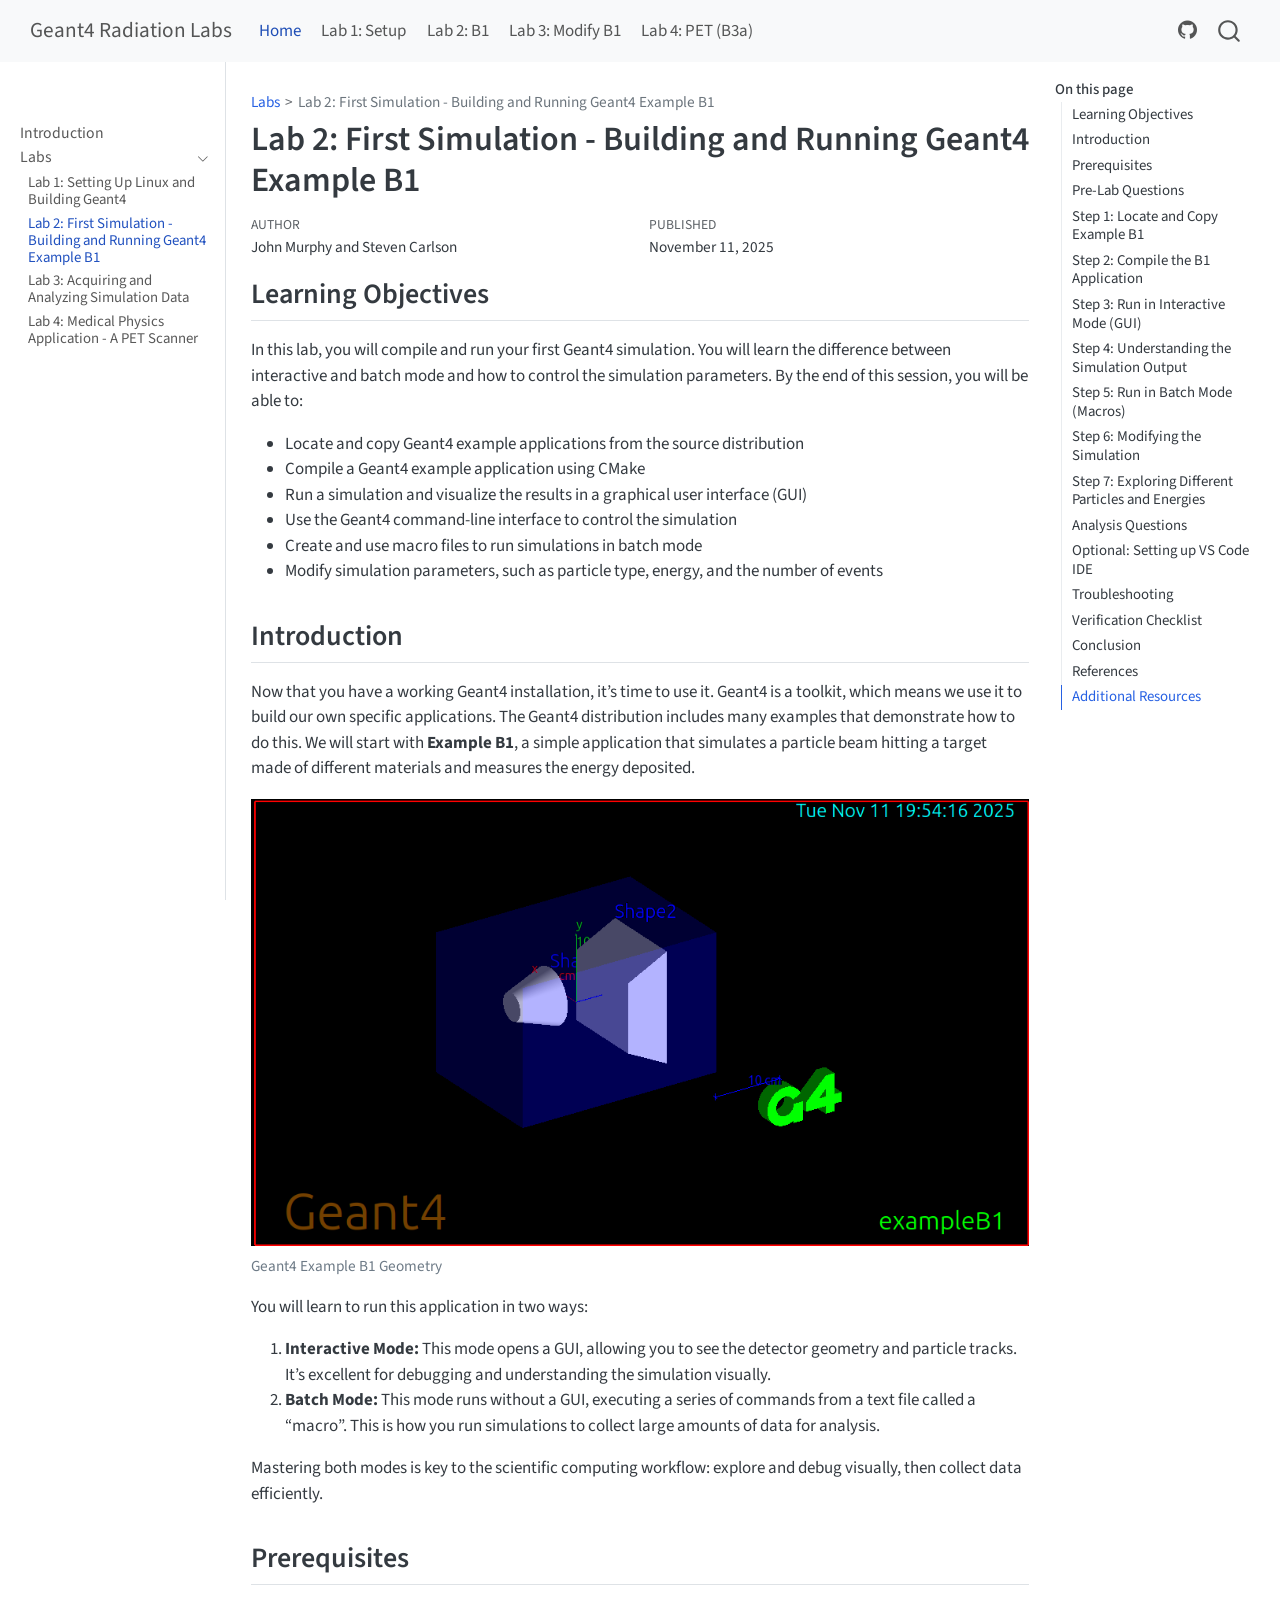
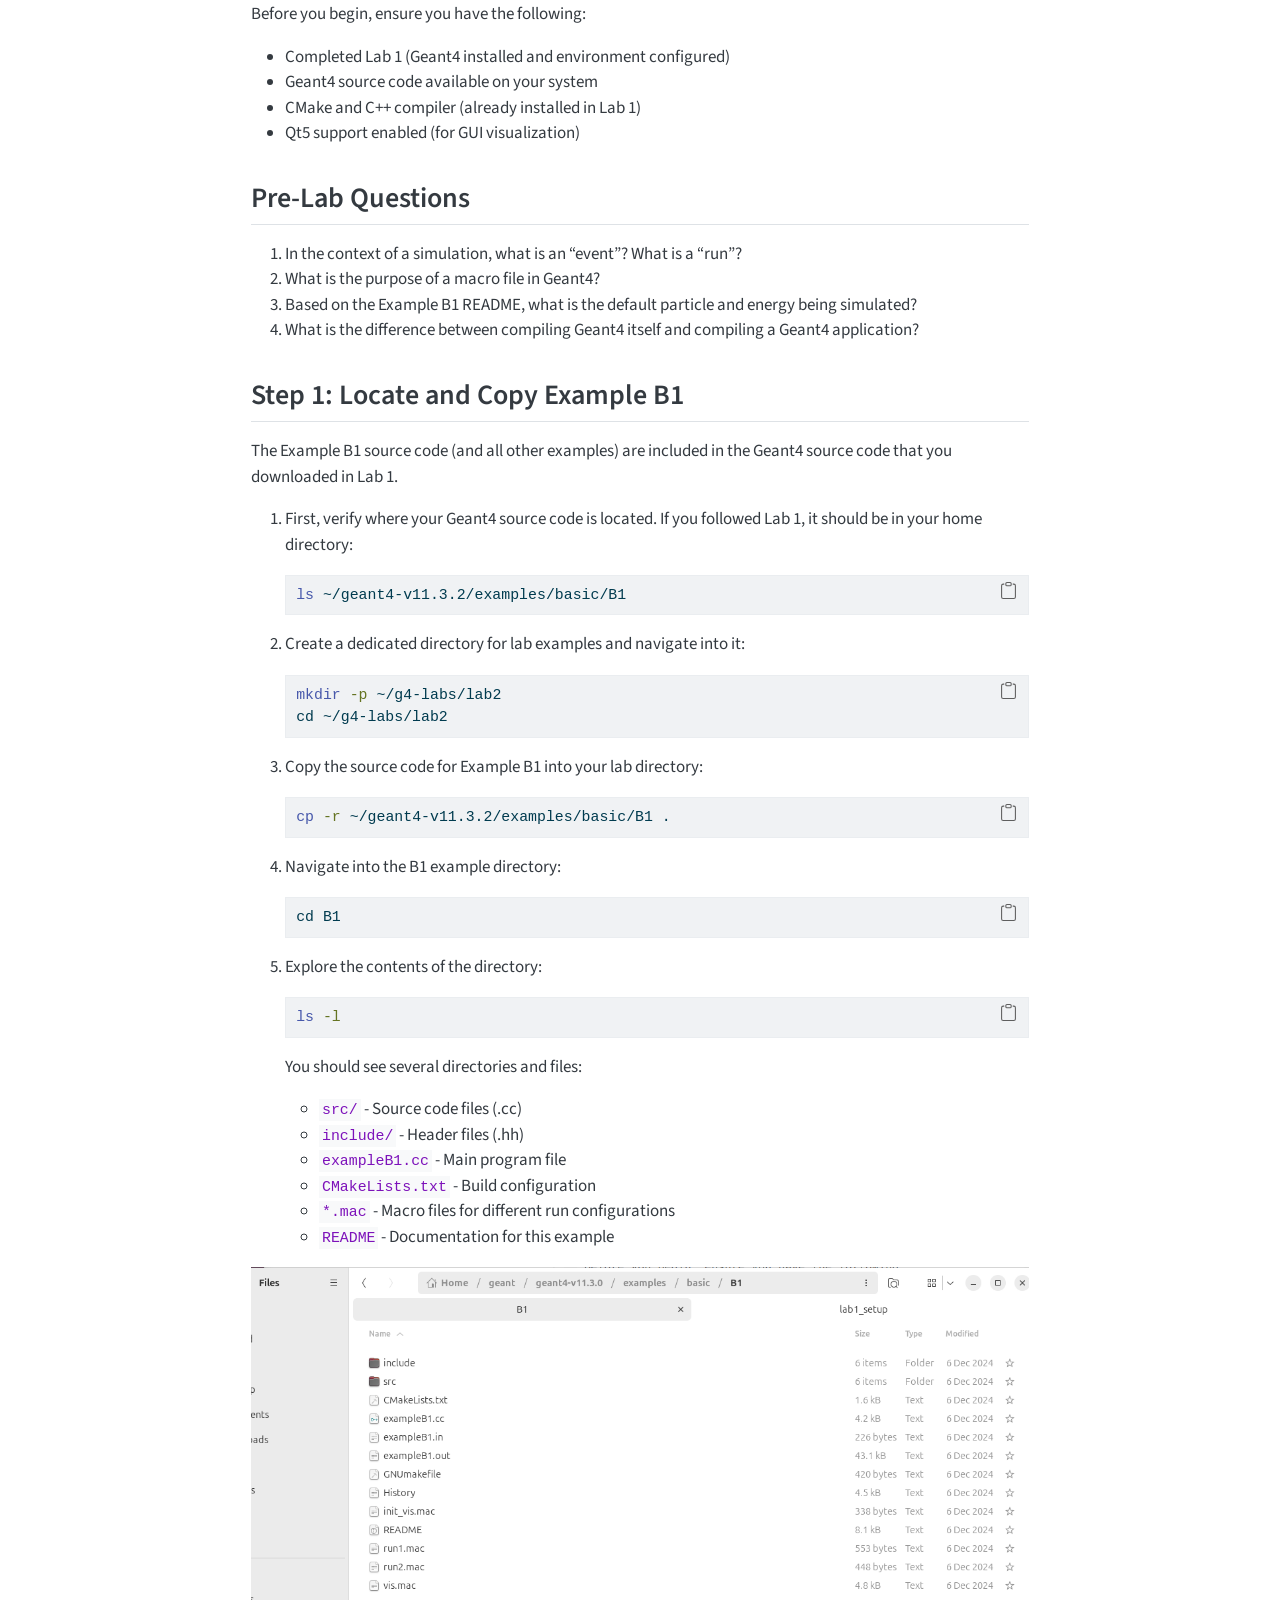
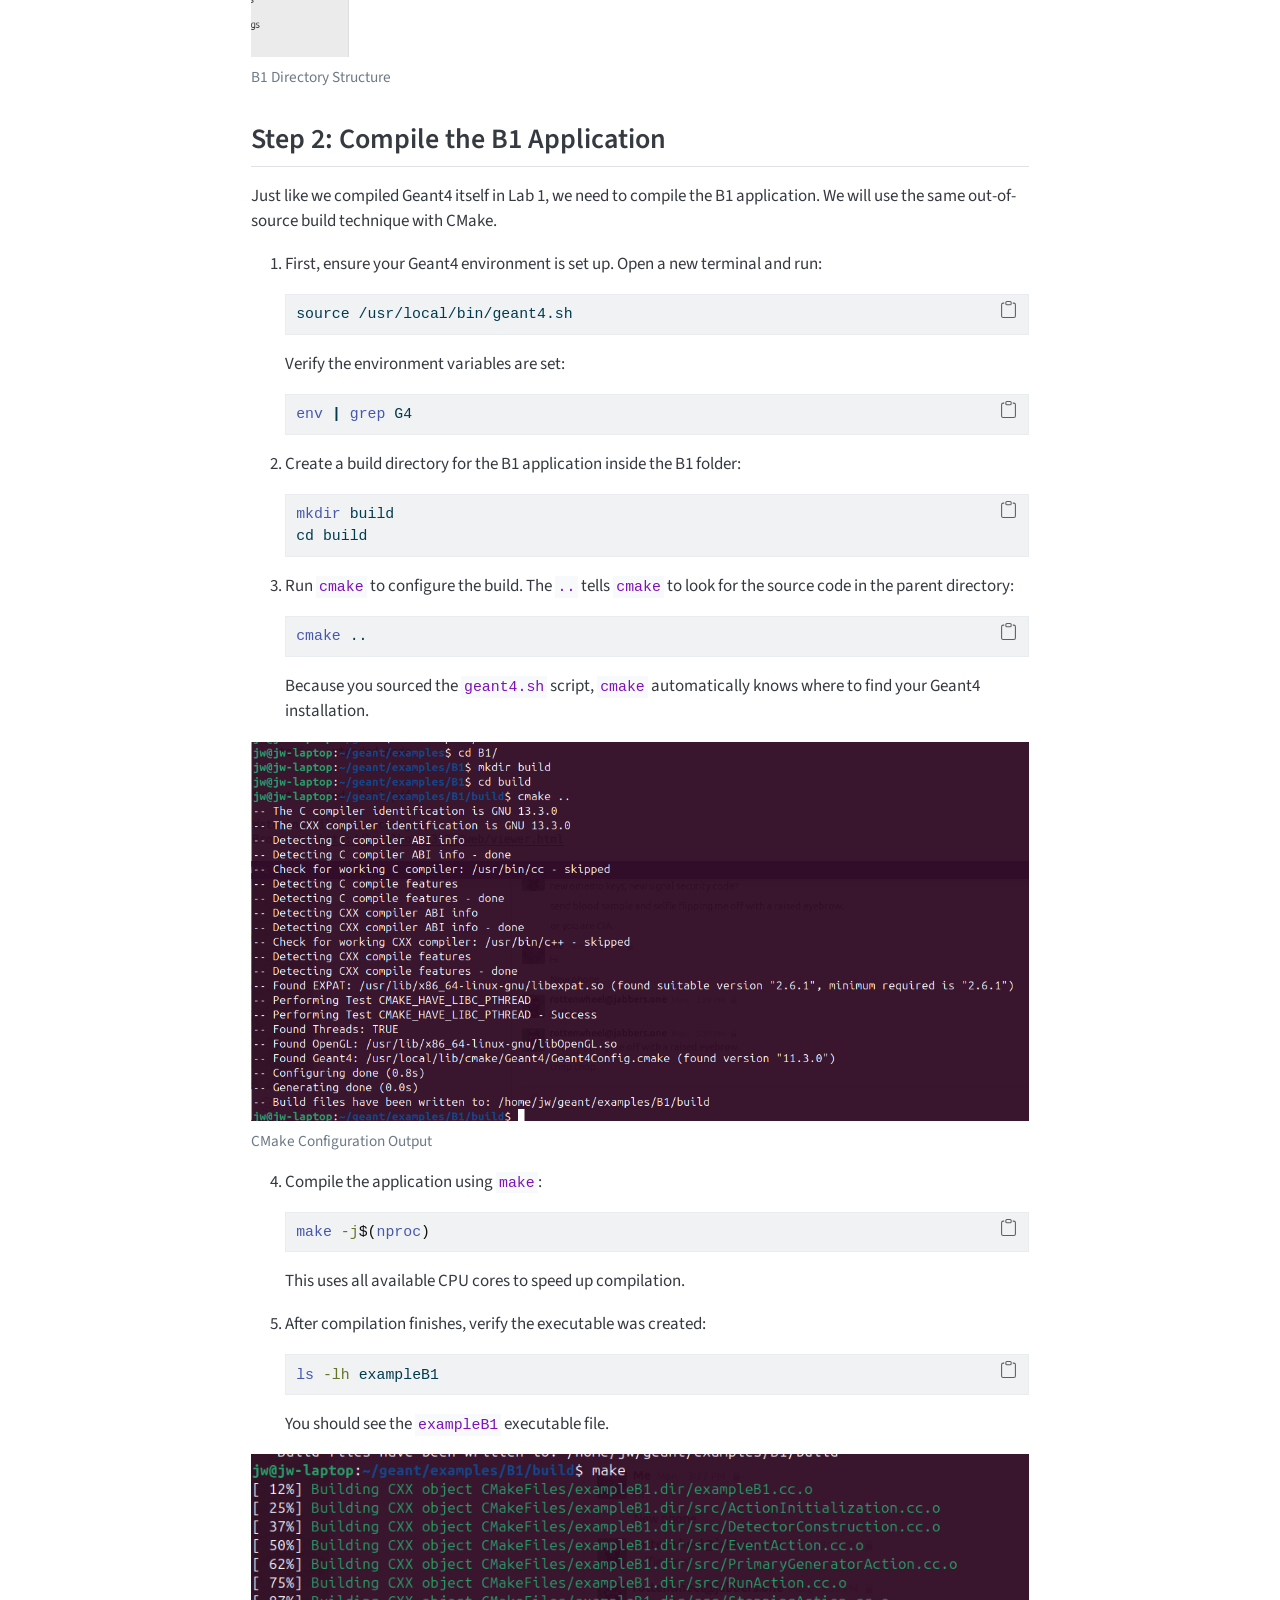
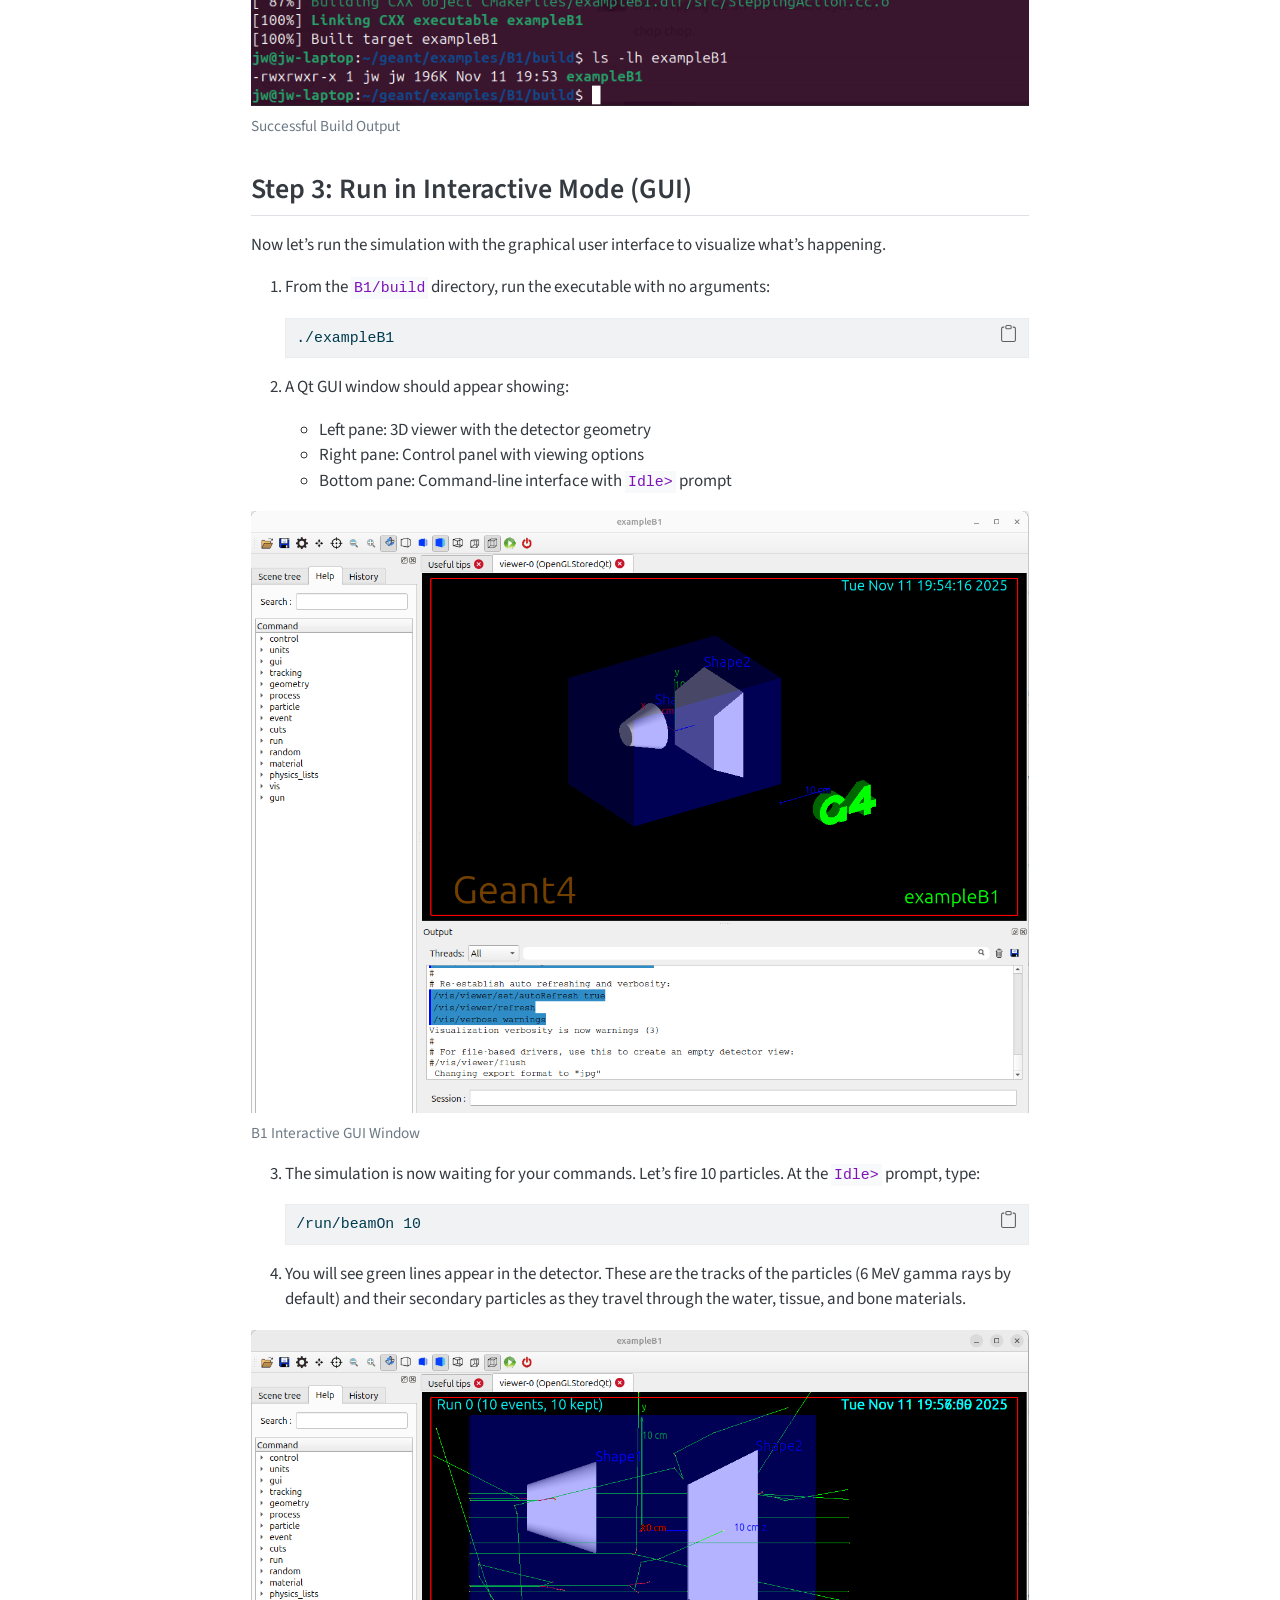
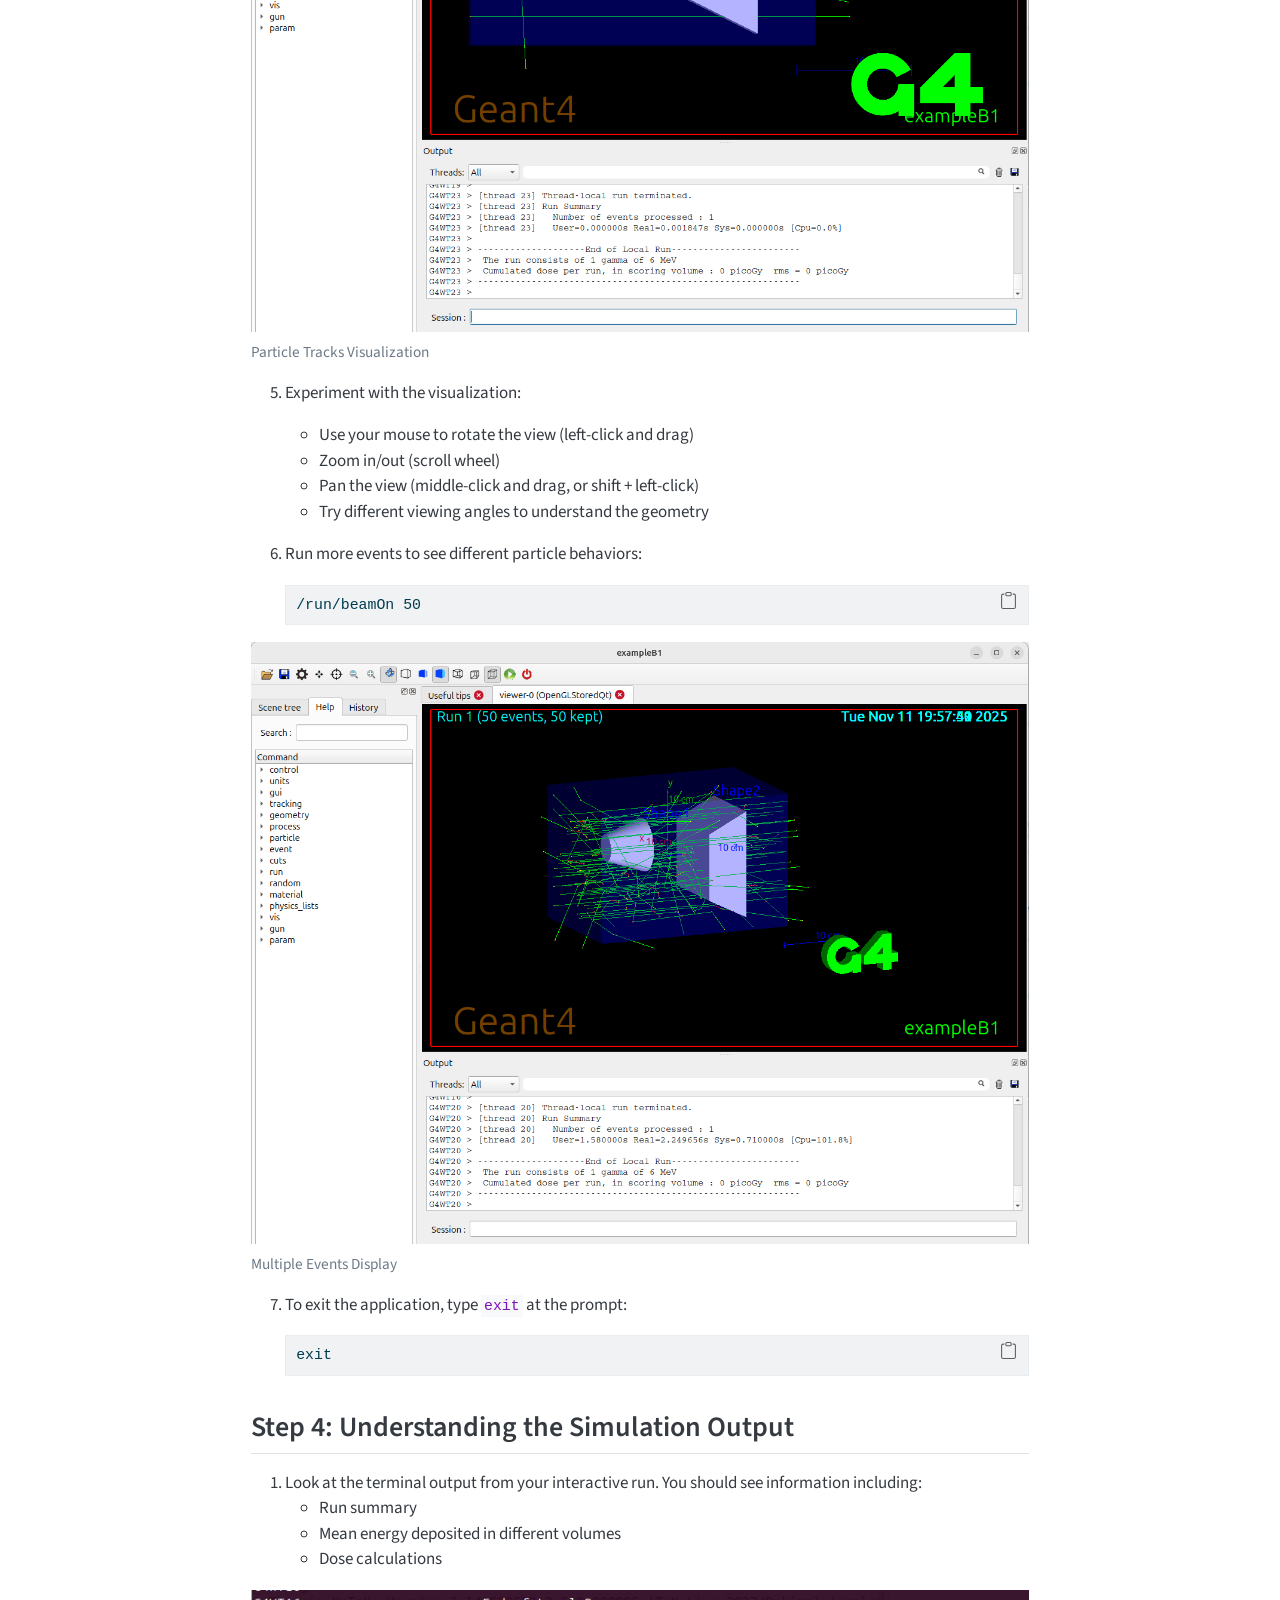
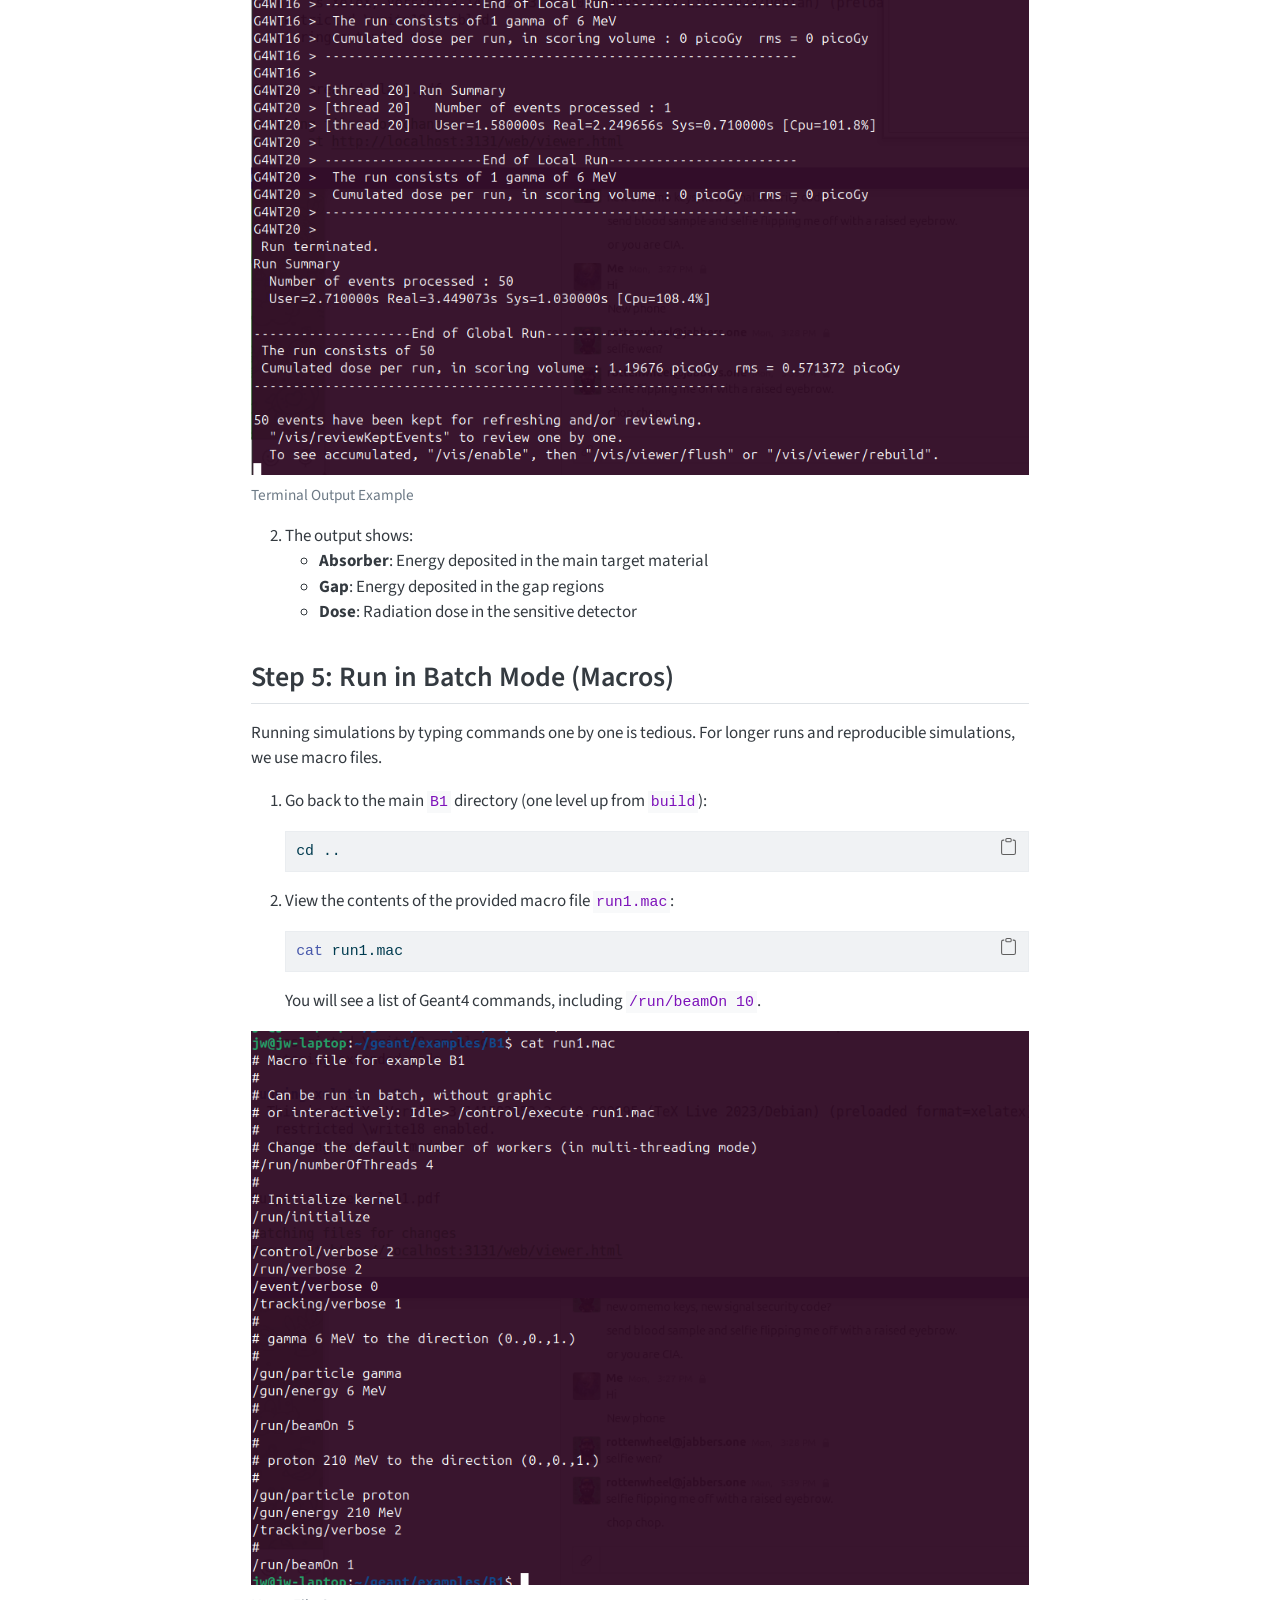
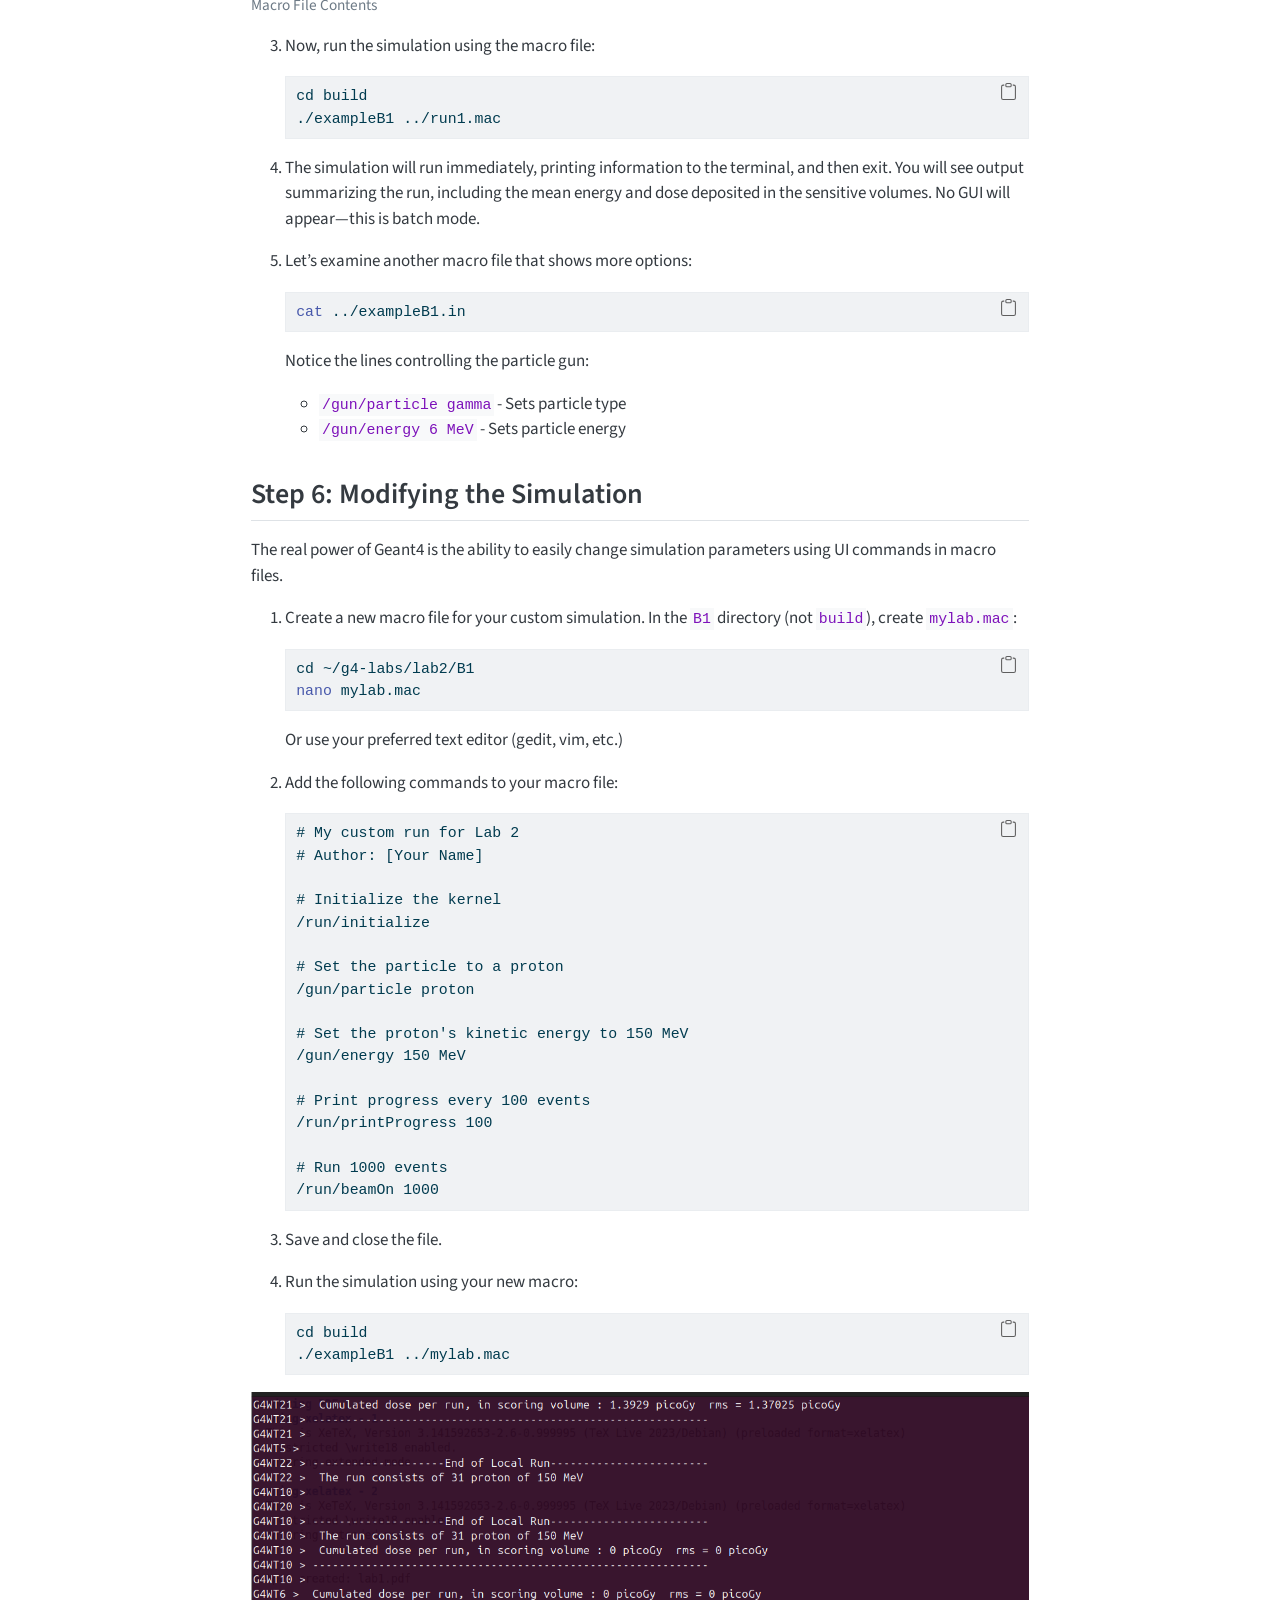
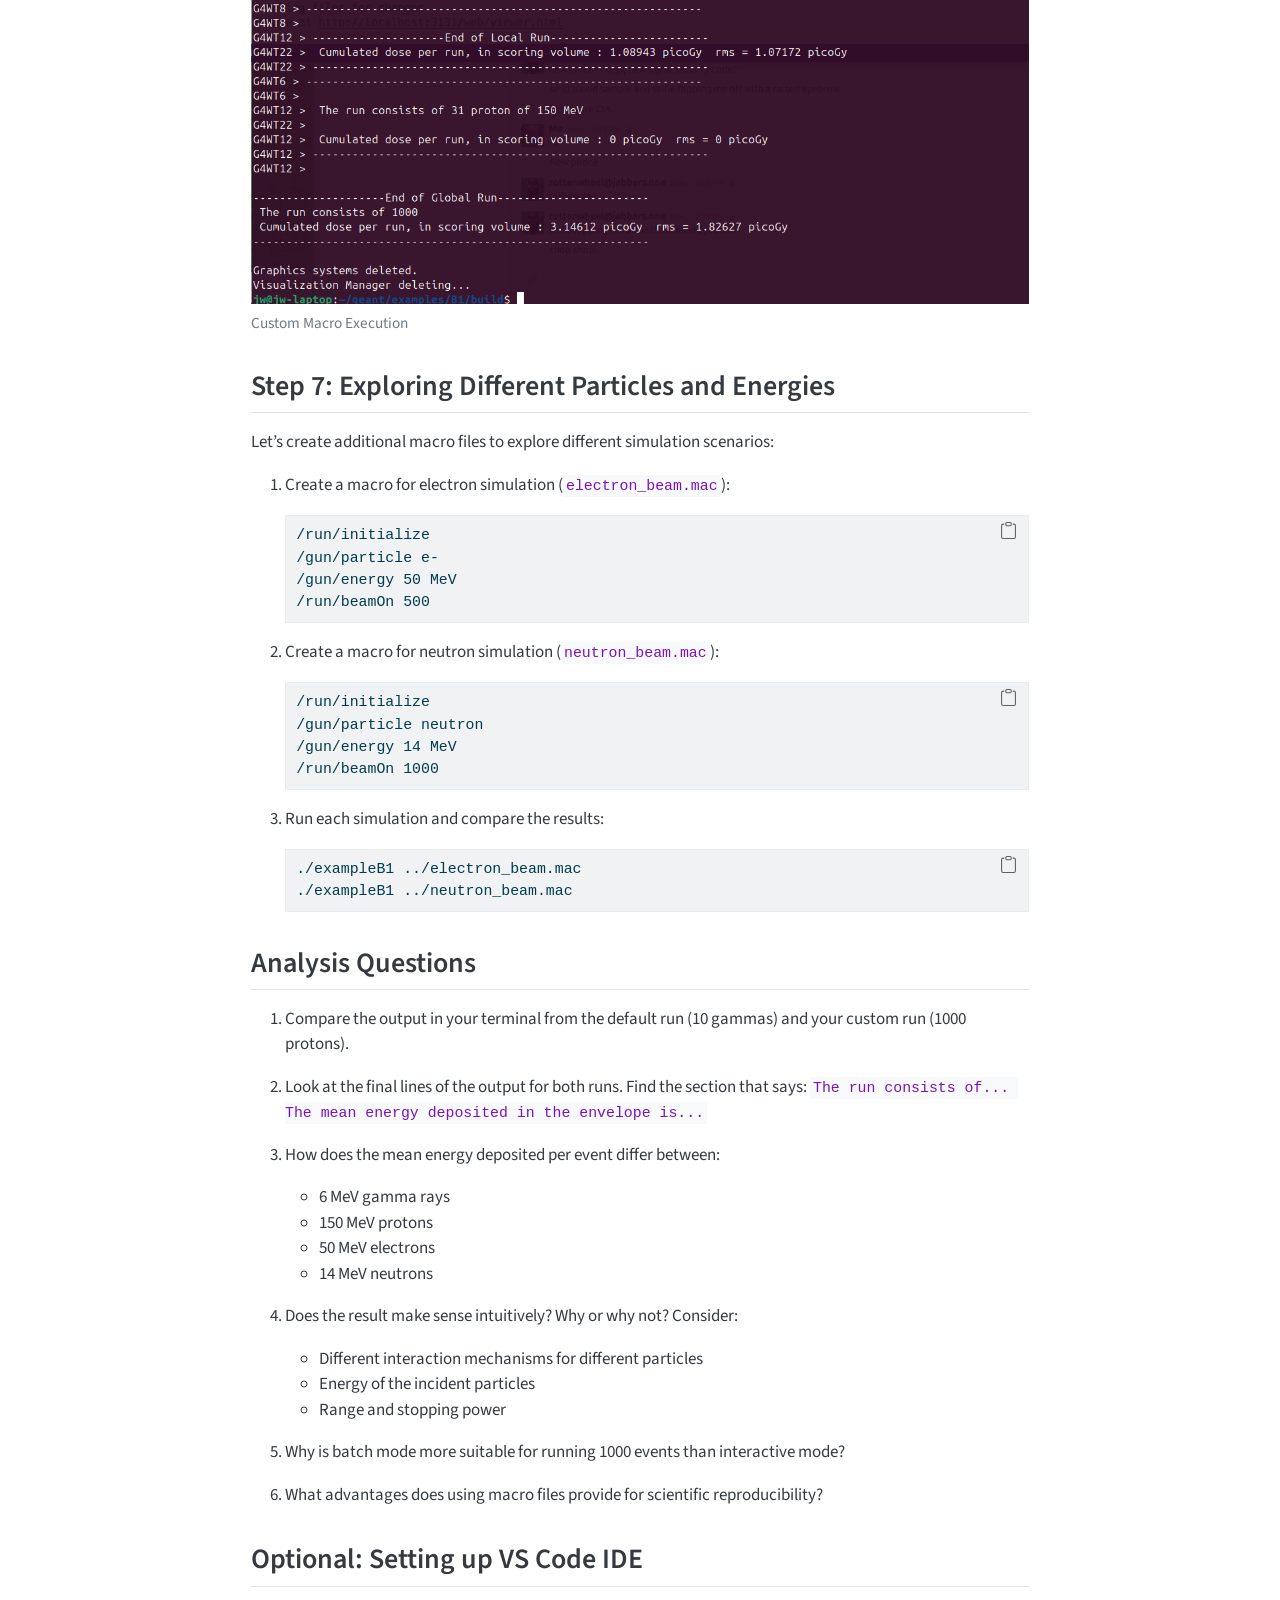
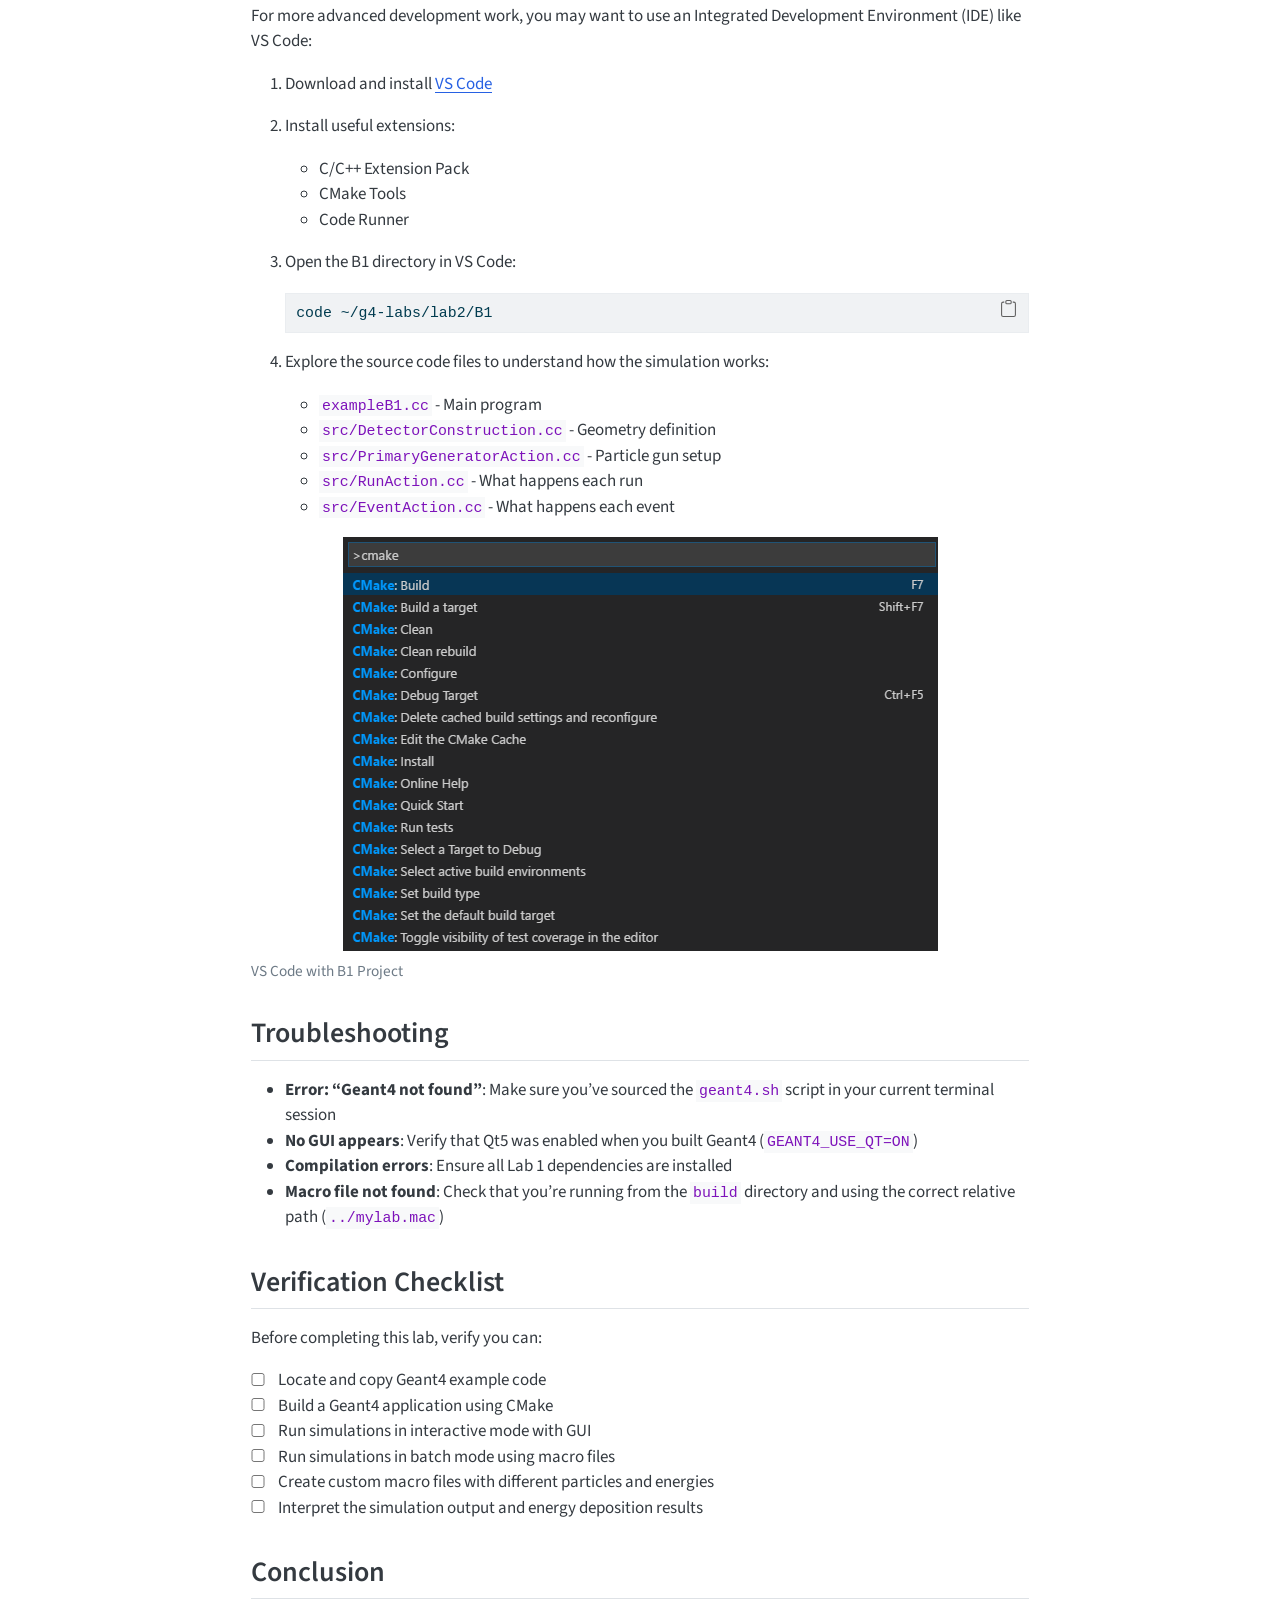
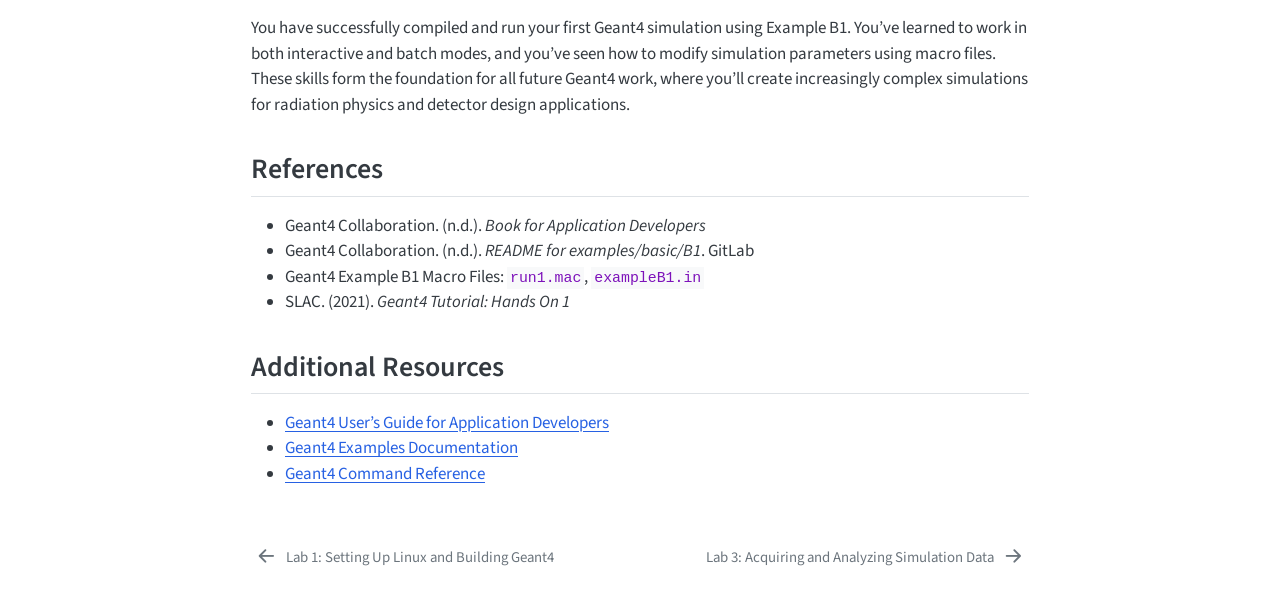
<file: lab2_exampleB1/lab2.html>
<!DOCTYPE html>
<html xmlns="http://www.w3.org/1999/xhtml" lang="en" xml:lang="en"><head>

<meta charset="utf-8">
<meta name="generator" content="quarto-1.6.41">

<meta name="viewport" content="width=device-width, initial-scale=1.0, user-scalable=yes">

<meta name="author" content="John Murphy and Steven Carlson">
<meta name="dcterms.date" content="2025-11-11">

<title>Lab 2: First Simulation - Building and Running Geant4 Example B1 – Geant4 Radiation Labs</title>
<style>
code{white-space: pre-wrap;}
span.smallcaps{font-variant: small-caps;}
div.columns{display: flex; gap: min(4vw, 1.5em);}
div.column{flex: auto; overflow-x: auto;}
div.hanging-indent{margin-left: 1.5em; text-indent: -1.5em;}
ul.task-list{list-style: none;}
ul.task-list li input[type="checkbox"] {
  width: 0.8em;
  margin: 0 0.8em 0.2em -1em; /* quarto-specific, see https://github.com/quarto-dev/quarto-cli/issues/4556 */ 
  vertical-align: middle;
}
/* CSS for syntax highlighting */
pre > code.sourceCode { white-space: pre; position: relative; }
pre > code.sourceCode > span { line-height: 1.25; }
pre > code.sourceCode > span:empty { height: 1.2em; }
.sourceCode { overflow: visible; }
code.sourceCode > span { color: inherit; text-decoration: inherit; }
div.sourceCode { margin: 1em 0; }
pre.sourceCode { margin: 0; }
@media screen {
div.sourceCode { overflow: auto; }
}
@media print {
pre > code.sourceCode { white-space: pre-wrap; }
pre > code.sourceCode > span { display: inline-block; text-indent: -5em; padding-left: 5em; }
}
pre.numberSource code
  { counter-reset: source-line 0; }
pre.numberSource code > span
  { position: relative; left: -4em; counter-increment: source-line; }
pre.numberSource code > span > a:first-child::before
  { content: counter(source-line);
    position: relative; left: -1em; text-align: right; vertical-align: baseline;
    border: none; display: inline-block;
    -webkit-touch-callout: none; -webkit-user-select: none;
    -khtml-user-select: none; -moz-user-select: none;
    -ms-user-select: none; user-select: none;
    padding: 0 4px; width: 4em;
  }
pre.numberSource { margin-left: 3em;  padding-left: 4px; }
div.sourceCode
  {   }
@media screen {
pre > code.sourceCode > span > a:first-child::before { text-decoration: underline; }
}
</style>


<script src="../site_libs/quarto-nav/quarto-nav.js"></script>
<script src="../site_libs/quarto-nav/headroom.min.js"></script>
<script src="../site_libs/clipboard/clipboard.min.js"></script>
<script src="../site_libs/quarto-search/autocomplete.umd.js"></script>
<script src="../site_libs/quarto-search/fuse.min.js"></script>
<script src="../site_libs/quarto-search/quarto-search.js"></script>
<meta name="quarto:offset" content="../">
<link href="../lab3_modifyB1/lab3.html" rel="next">
<link href="../lab1_setup/lab1.html" rel="prev">
<script src="../site_libs/quarto-html/quarto.js"></script>
<script src="../site_libs/quarto-html/popper.min.js"></script>
<script src="../site_libs/quarto-html/tippy.umd.min.js"></script>
<script src="../site_libs/quarto-html/anchor.min.js"></script>
<link href="../site_libs/quarto-html/tippy.css" rel="stylesheet">
<link href="../site_libs/quarto-html/quarto-syntax-highlighting-48ffa3e5b9d089919c6712c39e5b00f2.css" rel="stylesheet" id="quarto-text-highlighting-styles">
<script src="../site_libs/bootstrap/bootstrap.min.js"></script>
<link href="../site_libs/bootstrap/bootstrap-icons.css" rel="stylesheet">
<link href="../site_libs/bootstrap/bootstrap-c85aa45615bc724621e561d3dca1e930.min.css" rel="stylesheet" append-hash="true" id="quarto-bootstrap" data-mode="light">
<script id="quarto-search-options" type="application/json">{
  "location": "navbar",
  "copy-button": false,
  "collapse-after": 3,
  "panel-placement": "end",
  "type": "overlay",
  "limit": 50,
  "keyboard-shortcut": [
    "f",
    "/",
    "s"
  ],
  "show-item-context": false,
  "language": {
    "search-no-results-text": "No results",
    "search-matching-documents-text": "matching documents",
    "search-copy-link-title": "Copy link to search",
    "search-hide-matches-text": "Hide additional matches",
    "search-more-match-text": "more match in this document",
    "search-more-matches-text": "more matches in this document",
    "search-clear-button-title": "Clear",
    "search-text-placeholder": "",
    "search-detached-cancel-button-title": "Cancel",
    "search-submit-button-title": "Submit",
    "search-label": "Search"
  }
}</script>


</head>

<body class="nav-sidebar docked nav-fixed">

<div id="quarto-search-results"></div>
  <header id="quarto-header" class="headroom fixed-top">
    <nav class="navbar navbar-expand-lg " data-bs-theme="dark">
      <div class="navbar-container container-fluid">
      <div class="navbar-brand-container mx-auto">
    <a class="navbar-brand" href="../index.html">
    <span class="navbar-title">Geant4 Radiation Labs</span>
    </a>
  </div>
            <div id="quarto-search" class="" title="Search"></div>
          <button class="navbar-toggler" type="button" data-bs-toggle="collapse" data-bs-target="#navbarCollapse" aria-controls="navbarCollapse" role="menu" aria-expanded="false" aria-label="Toggle navigation" onclick="if (window.quartoToggleHeadroom) { window.quartoToggleHeadroom(); }">
  <span class="navbar-toggler-icon"></span>
</button>
          <div class="collapse navbar-collapse" id="navbarCollapse">
            <ul class="navbar-nav navbar-nav-scroll me-auto">
  <li class="nav-item">
    <a class="nav-link active" href="../index.html" aria-current="page"> 
<span class="menu-text">Home</span></a>
  </li>  
  <li class="nav-item">
    <a class="nav-link" href="../lab1_setup/lab1.html"> 
<span class="menu-text">Lab 1: Setup</span></a>
  </li>  
  <li class="nav-item">
    <a class="nav-link" href="../lab2_exampleB1/lab2.html"> 
<span class="menu-text">Lab 2: B1</span></a>
  </li>  
  <li class="nav-item">
    <a class="nav-link" href="../lab3_modifyB1/lab3.html"> 
<span class="menu-text">Lab 3: Modify B1</span></a>
  </li>  
  <li class="nav-item">
    <a class="nav-link" href="../lab4_exampleB3/lab4.html"> 
<span class="menu-text">Lab 4: PET (B3a)</span></a>
  </li>  
</ul>
            <ul class="navbar-nav navbar-nav-scroll ms-auto">
  <li class="nav-item compact">
    <a class="nav-link" href="https://github.com/jwinterm/geant4-radiation-labs"> <i class="bi bi-github" role="img" aria-label="GitHub repo">
</i> 
<span class="menu-text"></span></a>
  </li>  
</ul>
          </div> <!-- /navcollapse -->
            <div class="quarto-navbar-tools">
</div>
      </div> <!-- /container-fluid -->
    </nav>
  <nav class="quarto-secondary-nav">
    <div class="container-fluid d-flex">
      <button type="button" class="quarto-btn-toggle btn" data-bs-toggle="collapse" role="button" data-bs-target=".quarto-sidebar-collapse-item" aria-controls="quarto-sidebar" aria-expanded="false" aria-label="Toggle sidebar navigation" onclick="if (window.quartoToggleHeadroom) { window.quartoToggleHeadroom(); }">
        <i class="bi bi-layout-text-sidebar-reverse"></i>
      </button>
        <nav class="quarto-page-breadcrumbs" aria-label="breadcrumb"><ol class="breadcrumb"><li class="breadcrumb-item"><a href="../lab1_setup/lab1.html">Labs</a></li><li class="breadcrumb-item"><a href="../lab2_exampleB1/lab2.html">Lab 2: First Simulation - Building and Running Geant4 Example B1</a></li></ol></nav>
        <a class="flex-grow-1" role="navigation" data-bs-toggle="collapse" data-bs-target=".quarto-sidebar-collapse-item" aria-controls="quarto-sidebar" aria-expanded="false" aria-label="Toggle sidebar navigation" onclick="if (window.quartoToggleHeadroom) { window.quartoToggleHeadroom(); }">      
        </a>
      <button type="button" class="btn quarto-search-button" aria-label="Search" onclick="window.quartoOpenSearch();">
        <i class="bi bi-search"></i>
      </button>
    </div>
  </nav>
</header>
<!-- content -->
<div id="quarto-content" class="quarto-container page-columns page-rows-contents page-layout-article page-navbar">
<!-- sidebar -->
  <nav id="quarto-sidebar" class="sidebar collapse collapse-horizontal quarto-sidebar-collapse-item sidebar-navigation docked overflow-auto">
        <div class="mt-2 flex-shrink-0 align-items-center">
        <div class="sidebar-search">
        <div id="quarto-search" class="" title="Search"></div>
        </div>
        </div>
    <div class="sidebar-menu-container"> 
    <ul class="list-unstyled mt-1">
        <li class="sidebar-item">
  <div class="sidebar-item-container"> 
  <a href="../index.html" class="sidebar-item-text sidebar-link">
 <span class="menu-text">Introduction</span></a>
  </div>
</li>
        <li class="sidebar-item sidebar-item-section">
      <div class="sidebar-item-container"> 
            <a class="sidebar-item-text sidebar-link text-start" data-bs-toggle="collapse" data-bs-target="#quarto-sidebar-section-1" role="navigation" aria-expanded="true">
 <span class="menu-text">Labs</span></a>
          <a class="sidebar-item-toggle text-start" data-bs-toggle="collapse" data-bs-target="#quarto-sidebar-section-1" role="navigation" aria-expanded="true" aria-label="Toggle section">
            <i class="bi bi-chevron-right ms-2"></i>
          </a> 
      </div>
      <ul id="quarto-sidebar-section-1" class="collapse list-unstyled sidebar-section depth1 show">  
          <li class="sidebar-item">
  <div class="sidebar-item-container"> 
  <a href="../lab1_setup/lab1.html" class="sidebar-item-text sidebar-link">
 <span class="menu-text">Lab 1: Setting Up Linux and Building Geant4</span></a>
  </div>
</li>
          <li class="sidebar-item">
  <div class="sidebar-item-container"> 
  <a href="../lab2_exampleB1/lab2.html" class="sidebar-item-text sidebar-link active">
 <span class="menu-text">Lab 2: First Simulation - Building and Running Geant4 Example B1</span></a>
  </div>
</li>
          <li class="sidebar-item">
  <div class="sidebar-item-container"> 
  <a href="../lab3_modifyB1/lab3.html" class="sidebar-item-text sidebar-link">
 <span class="menu-text">Lab 3: Acquiring and Analyzing Simulation Data</span></a>
  </div>
</li>
          <li class="sidebar-item">
  <div class="sidebar-item-container"> 
  <a href="../lab4_exampleB3/lab4.html" class="sidebar-item-text sidebar-link">
 <span class="menu-text">Lab 4: Medical Physics Application - A PET Scanner</span></a>
  </div>
</li>
      </ul>
  </li>
    </ul>
    </div>
</nav>
<div id="quarto-sidebar-glass" class="quarto-sidebar-collapse-item" data-bs-toggle="collapse" data-bs-target=".quarto-sidebar-collapse-item"></div>
<!-- margin-sidebar -->
    <div id="quarto-margin-sidebar" class="sidebar margin-sidebar">
        <nav id="TOC" role="doc-toc" class="toc-active">
    <h2 id="toc-title">On this page</h2>
   
  <ul>
  <li><a href="#learning-objectives" id="toc-learning-objectives" class="nav-link active" data-scroll-target="#learning-objectives">Learning Objectives</a></li>
  <li><a href="#introduction" id="toc-introduction" class="nav-link" data-scroll-target="#introduction">Introduction</a></li>
  <li><a href="#prerequisites" id="toc-prerequisites" class="nav-link" data-scroll-target="#prerequisites">Prerequisites</a></li>
  <li><a href="#pre-lab-questions" id="toc-pre-lab-questions" class="nav-link" data-scroll-target="#pre-lab-questions">Pre-Lab Questions</a></li>
  <li><a href="#step-1-locate-and-copy-example-b1" id="toc-step-1-locate-and-copy-example-b1" class="nav-link" data-scroll-target="#step-1-locate-and-copy-example-b1">Step 1: Locate and Copy Example B1</a></li>
  <li><a href="#step-2-compile-the-b1-application" id="toc-step-2-compile-the-b1-application" class="nav-link" data-scroll-target="#step-2-compile-the-b1-application">Step 2: Compile the B1 Application</a></li>
  <li><a href="#step-3-run-in-interactive-mode-gui" id="toc-step-3-run-in-interactive-mode-gui" class="nav-link" data-scroll-target="#step-3-run-in-interactive-mode-gui">Step 3: Run in Interactive Mode (GUI)</a></li>
  <li><a href="#step-4-understanding-the-simulation-output" id="toc-step-4-understanding-the-simulation-output" class="nav-link" data-scroll-target="#step-4-understanding-the-simulation-output">Step 4: Understanding the Simulation Output</a></li>
  <li><a href="#step-5-run-in-batch-mode-macros" id="toc-step-5-run-in-batch-mode-macros" class="nav-link" data-scroll-target="#step-5-run-in-batch-mode-macros">Step 5: Run in Batch Mode (Macros)</a></li>
  <li><a href="#step-6-modifying-the-simulation" id="toc-step-6-modifying-the-simulation" class="nav-link" data-scroll-target="#step-6-modifying-the-simulation">Step 6: Modifying the Simulation</a></li>
  <li><a href="#step-7-exploring-different-particles-and-energies" id="toc-step-7-exploring-different-particles-and-energies" class="nav-link" data-scroll-target="#step-7-exploring-different-particles-and-energies">Step 7: Exploring Different Particles and Energies</a></li>
  <li><a href="#analysis-questions" id="toc-analysis-questions" class="nav-link" data-scroll-target="#analysis-questions">Analysis Questions</a></li>
  <li><a href="#optional-setting-up-vs-code-ide" id="toc-optional-setting-up-vs-code-ide" class="nav-link" data-scroll-target="#optional-setting-up-vs-code-ide">Optional: Setting up VS Code IDE</a></li>
  <li><a href="#troubleshooting" id="toc-troubleshooting" class="nav-link" data-scroll-target="#troubleshooting">Troubleshooting</a></li>
  <li><a href="#verification-checklist" id="toc-verification-checklist" class="nav-link" data-scroll-target="#verification-checklist">Verification Checklist</a></li>
  <li><a href="#conclusion" id="toc-conclusion" class="nav-link" data-scroll-target="#conclusion">Conclusion</a></li>
  <li><a href="#references" id="toc-references" class="nav-link" data-scroll-target="#references">References</a></li>
  <li><a href="#additional-resources" id="toc-additional-resources" class="nav-link" data-scroll-target="#additional-resources">Additional Resources</a></li>
  </ul>
</nav>
    </div>
<!-- main -->
<main class="content" id="quarto-document-content">

<header id="title-block-header" class="quarto-title-block default"><nav class="quarto-page-breadcrumbs quarto-title-breadcrumbs d-none d-lg-block" aria-label="breadcrumb"><ol class="breadcrumb"><li class="breadcrumb-item"><a href="../lab1_setup/lab1.html">Labs</a></li><li class="breadcrumb-item"><a href="../lab2_exampleB1/lab2.html">Lab 2: First Simulation - Building and Running Geant4 Example B1</a></li></ol></nav>
<div class="quarto-title">
<h1 class="title">Lab 2: First Simulation - Building and Running Geant4 Example B1</h1>
</div>



<div class="quarto-title-meta">

    <div>
    <div class="quarto-title-meta-heading">Author</div>
    <div class="quarto-title-meta-contents">
             <p>John Murphy and Steven Carlson </p>
          </div>
  </div>
    
    <div>
    <div class="quarto-title-meta-heading">Published</div>
    <div class="quarto-title-meta-contents">
      <p class="date">November 11, 2025</p>
    </div>
  </div>
  
    
  </div>
  


</header>


<section id="learning-objectives" class="level2">
<h2 class="anchored" data-anchor-id="learning-objectives">Learning Objectives</h2>
<p>In this lab, you will compile and run your first Geant4 simulation. You will learn the difference between interactive and batch mode and how to control the simulation parameters. By the end of this session, you will be able to:</p>
<ul>
<li>Locate and copy Geant4 example applications from the source distribution</li>
<li>Compile a Geant4 example application using CMake</li>
<li>Run a simulation and visualize the results in a graphical user interface (GUI)</li>
<li>Use the Geant4 command-line interface to control the simulation</li>
<li>Create and use macro files to run simulations in batch mode</li>
<li>Modify simulation parameters, such as particle type, energy, and the number of events</li>
</ul>
</section>
<section id="introduction" class="level2">
<h2 class="anchored" data-anchor-id="introduction">Introduction</h2>
<p>Now that you have a working Geant4 installation, it’s time to use it. Geant4 is a toolkit, which means we use it to build our own specific applications. The Geant4 distribution includes many examples that demonstrate how to do this. We will start with <strong>Example B1</strong>, a simple application that simulates a particle beam hitting a target made of different materials and measures the energy deposited.</p>
<div class="quarto-figure quarto-figure-center">
<figure class="figure">
<p><img src="img/b1_geometry.png" class="img-fluid figure-img"></p>
<figcaption>Geant4 Example B1 Geometry</figcaption>
</figure>
</div>
<p>You will learn to run this application in two ways:</p>
<ol type="1">
<li><strong>Interactive Mode:</strong> This mode opens a GUI, allowing you to see the detector geometry and particle tracks. It’s excellent for debugging and understanding the simulation visually.</li>
<li><strong>Batch Mode:</strong> This mode runs without a GUI, executing a series of commands from a text file called a “macro”. This is how you run simulations to collect large amounts of data for analysis.</li>
</ol>
<p>Mastering both modes is key to the scientific computing workflow: explore and debug visually, then collect data efficiently.</p>
</section>
<section id="prerequisites" class="level2">
<h2 class="anchored" data-anchor-id="prerequisites">Prerequisites</h2>
<p>Before you begin, ensure you have the following:</p>
<ul>
<li>Completed Lab 1 (Geant4 installed and environment configured)</li>
<li>Geant4 source code available on your system</li>
<li>CMake and C++ compiler (already installed in Lab 1)</li>
<li>Qt5 support enabled (for GUI visualization)</li>
</ul>
</section>
<section id="pre-lab-questions" class="level2">
<h2 class="anchored" data-anchor-id="pre-lab-questions">Pre-Lab Questions</h2>
<ol type="1">
<li>In the context of a simulation, what is an “event”? What is a “run”?</li>
<li>What is the purpose of a macro file in Geant4?</li>
<li>Based on the Example B1 README, what is the default particle and energy being simulated?</li>
<li>What is the difference between compiling Geant4 itself and compiling a Geant4 application?</li>
</ol>
</section>
<section id="step-1-locate-and-copy-example-b1" class="level2">
<h2 class="anchored" data-anchor-id="step-1-locate-and-copy-example-b1">Step 1: Locate and Copy Example B1</h2>
<p>The Example B1 source code (and all other examples) are included in the Geant4 source code that you downloaded in Lab 1.</p>
<ol type="1">
<li><p>First, verify where your Geant4 source code is located. If you followed Lab 1, it should be in your home directory:</p>
<div class="sourceCode" id="cb1"><pre class="sourceCode bash code-with-copy"><code class="sourceCode bash"><span id="cb1-1"><a href="#cb1-1" aria-hidden="true" tabindex="-1"></a><span class="fu">ls</span> ~/geant4-v11.3.2/examples/basic/B1</span></code><button title="Copy to Clipboard" class="code-copy-button"><i class="bi"></i></button></pre></div></li>
<li><p>Create a dedicated directory for lab examples and navigate into it:</p>
<div class="sourceCode" id="cb2"><pre class="sourceCode bash code-with-copy"><code class="sourceCode bash"><span id="cb2-1"><a href="#cb2-1" aria-hidden="true" tabindex="-1"></a><span class="fu">mkdir</span> <span class="at">-p</span> ~/g4-labs/lab2</span>
<span id="cb2-2"><a href="#cb2-2" aria-hidden="true" tabindex="-1"></a><span class="bu">cd</span> ~/g4-labs/lab2</span></code><button title="Copy to Clipboard" class="code-copy-button"><i class="bi"></i></button></pre></div></li>
<li><p>Copy the source code for Example B1 into your lab directory:</p>
<div class="sourceCode" id="cb3"><pre class="sourceCode bash code-with-copy"><code class="sourceCode bash"><span id="cb3-1"><a href="#cb3-1" aria-hidden="true" tabindex="-1"></a><span class="fu">cp</span> <span class="at">-r</span> ~/geant4-v11.3.2/examples/basic/B1 .</span></code><button title="Copy to Clipboard" class="code-copy-button"><i class="bi"></i></button></pre></div></li>
<li><p>Navigate into the B1 example directory:</p>
<div class="sourceCode" id="cb4"><pre class="sourceCode bash code-with-copy"><code class="sourceCode bash"><span id="cb4-1"><a href="#cb4-1" aria-hidden="true" tabindex="-1"></a><span class="bu">cd</span> B1</span></code><button title="Copy to Clipboard" class="code-copy-button"><i class="bi"></i></button></pre></div></li>
<li><p>Explore the contents of the directory:</p>
<div class="sourceCode" id="cb5"><pre class="sourceCode bash code-with-copy"><code class="sourceCode bash"><span id="cb5-1"><a href="#cb5-1" aria-hidden="true" tabindex="-1"></a><span class="fu">ls</span> <span class="at">-l</span></span></code><button title="Copy to Clipboard" class="code-copy-button"><i class="bi"></i></button></pre></div>
<p>You should see several directories and files:</p>
<ul>
<li><code>src/</code> - Source code files (.cc)</li>
<li><code>include/</code> - Header files (.hh)</li>
<li><code>exampleB1.cc</code> - Main program file</li>
<li><code>CMakeLists.txt</code> - Build configuration</li>
<li><code>*.mac</code> - Macro files for different run configurations</li>
<li><code>README</code> - Documentation for this example</li>
</ul></li>
</ol>
<div class="quarto-figure quarto-figure-center">
<figure class="figure">
<p><img src="img/b1_directory.png" class="img-fluid figure-img"></p>
<figcaption>B1 Directory Structure</figcaption>
</figure>
</div>
</section>
<section id="step-2-compile-the-b1-application" class="level2">
<h2 class="anchored" data-anchor-id="step-2-compile-the-b1-application">Step 2: Compile the B1 Application</h2>
<p>Just like we compiled Geant4 itself in Lab 1, we need to compile the B1 application. We will use the same out-of-source build technique with CMake.</p>
<ol type="1">
<li><p>First, ensure your Geant4 environment is set up. Open a new terminal and run:</p>
<div class="sourceCode" id="cb6"><pre class="sourceCode bash code-with-copy"><code class="sourceCode bash"><span id="cb6-1"><a href="#cb6-1" aria-hidden="true" tabindex="-1"></a><span class="bu">source</span> /usr/local/bin/geant4.sh</span></code><button title="Copy to Clipboard" class="code-copy-button"><i class="bi"></i></button></pre></div>
<p>Verify the environment variables are set:</p>
<div class="sourceCode" id="cb7"><pre class="sourceCode bash code-with-copy"><code class="sourceCode bash"><span id="cb7-1"><a href="#cb7-1" aria-hidden="true" tabindex="-1"></a><span class="fu">env</span> <span class="kw">|</span> <span class="fu">grep</span> G4</span></code><button title="Copy to Clipboard" class="code-copy-button"><i class="bi"></i></button></pre></div></li>
<li><p>Create a build directory for the B1 application inside the B1 folder:</p>
<div class="sourceCode" id="cb8"><pre class="sourceCode bash code-with-copy"><code class="sourceCode bash"><span id="cb8-1"><a href="#cb8-1" aria-hidden="true" tabindex="-1"></a><span class="fu">mkdir</span> build</span>
<span id="cb8-2"><a href="#cb8-2" aria-hidden="true" tabindex="-1"></a><span class="bu">cd</span> build</span></code><button title="Copy to Clipboard" class="code-copy-button"><i class="bi"></i></button></pre></div></li>
<li><p>Run <code>cmake</code> to configure the build. The <code>..</code> tells <code>cmake</code> to look for the source code in the parent directory:</p>
<div class="sourceCode" id="cb9"><pre class="sourceCode bash code-with-copy"><code class="sourceCode bash"><span id="cb9-1"><a href="#cb9-1" aria-hidden="true" tabindex="-1"></a><span class="fu">cmake</span> ..</span></code><button title="Copy to Clipboard" class="code-copy-button"><i class="bi"></i></button></pre></div>
<p>Because you sourced the <code>geant4.sh</code> script, <code>cmake</code> automatically knows where to find your Geant4 installation.</p></li>
</ol>
<div class="quarto-figure quarto-figure-center">
<figure class="figure">
<p><img src="img/cmake_b1.png" class="img-fluid figure-img"></p>
<figcaption>CMake Configuration Output</figcaption>
</figure>
</div>
<ol start="4" type="1">
<li><p>Compile the application using <code>make</code>:</p>
<div class="sourceCode" id="cb10"><pre class="sourceCode bash code-with-copy"><code class="sourceCode bash"><span id="cb10-1"><a href="#cb10-1" aria-hidden="true" tabindex="-1"></a><span class="fu">make</span> <span class="at">-j</span><span class="va">$(</span><span class="fu">nproc</span><span class="va">)</span></span></code><button title="Copy to Clipboard" class="code-copy-button"><i class="bi"></i></button></pre></div>
<p>This uses all available CPU cores to speed up compilation.</p></li>
<li><p>After compilation finishes, verify the executable was created:</p>
<div class="sourceCode" id="cb11"><pre class="sourceCode bash code-with-copy"><code class="sourceCode bash"><span id="cb11-1"><a href="#cb11-1" aria-hidden="true" tabindex="-1"></a><span class="fu">ls</span> <span class="at">-lh</span> exampleB1</span></code><button title="Copy to Clipboard" class="code-copy-button"><i class="bi"></i></button></pre></div>
<p>You should see the <code>exampleB1</code> executable file.</p></li>
</ol>
<div class="quarto-figure quarto-figure-center">
<figure class="figure">
<p><img src="img/build_complete.png" class="img-fluid figure-img"></p>
<figcaption>Successful Build Output</figcaption>
</figure>
</div>
</section>
<section id="step-3-run-in-interactive-mode-gui" class="level2">
<h2 class="anchored" data-anchor-id="step-3-run-in-interactive-mode-gui">Step 3: Run in Interactive Mode (GUI)</h2>
<p>Now let’s run the simulation with the graphical user interface to visualize what’s happening.</p>
<ol type="1">
<li><p>From the <code>B1/build</code> directory, run the executable with no arguments:</p>
<div class="sourceCode" id="cb12"><pre class="sourceCode bash code-with-copy"><code class="sourceCode bash"><span id="cb12-1"><a href="#cb12-1" aria-hidden="true" tabindex="-1"></a><span class="ex">./exampleB1</span></span></code><button title="Copy to Clipboard" class="code-copy-button"><i class="bi"></i></button></pre></div></li>
<li><p>A Qt GUI window should appear showing:</p>
<ul>
<li>Left pane: 3D viewer with the detector geometry</li>
<li>Right pane: Control panel with viewing options</li>
<li>Bottom pane: Command-line interface with <code>Idle&gt;</code> prompt</li>
</ul></li>
</ol>
<div class="quarto-figure quarto-figure-center">
<figure class="figure">
<p><img src="img/b1_gui_startup.png" class="img-fluid figure-img"></p>
<figcaption>B1 Interactive GUI Window</figcaption>
</figure>
</div>
<ol start="3" type="1">
<li><p>The simulation is now waiting for your commands. Let’s fire 10 particles. At the <code>Idle&gt;</code> prompt, type:</p>
<div class="sourceCode" id="cb13"><pre class="sourceCode bash code-with-copy"><code class="sourceCode bash"><span id="cb13-1"><a href="#cb13-1" aria-hidden="true" tabindex="-1"></a><span class="ex">/run/beamOn</span> 10</span></code><button title="Copy to Clipboard" class="code-copy-button"><i class="bi"></i></button></pre></div></li>
<li><p>You will see green lines appear in the detector. These are the tracks of the particles (6 MeV gamma rays by default) and their secondary particles as they travel through the water, tissue, and bone materials.</p></li>
</ol>
<div class="quarto-figure quarto-figure-center">
<figure class="figure">
<p><img src="img/particle_tracks.png" class="img-fluid figure-img"></p>
<figcaption>Particle Tracks Visualization</figcaption>
</figure>
</div>
<ol start="5" type="1">
<li><p>Experiment with the visualization:</p>
<ul>
<li>Use your mouse to rotate the view (left-click and drag)</li>
<li>Zoom in/out (scroll wheel)</li>
<li>Pan the view (middle-click and drag, or shift + left-click)</li>
<li>Try different viewing angles to understand the geometry</li>
</ul></li>
<li><p>Run more events to see different particle behaviors:</p>
<div class="sourceCode" id="cb14"><pre class="sourceCode bash code-with-copy"><code class="sourceCode bash"><span id="cb14-1"><a href="#cb14-1" aria-hidden="true" tabindex="-1"></a><span class="ex">/run/beamOn</span> 50</span></code><button title="Copy to Clipboard" class="code-copy-button"><i class="bi"></i></button></pre></div></li>
</ol>
<div class="quarto-figure quarto-figure-center">
<figure class="figure">
<p><img src="img/multiple_tracks.png" class="img-fluid figure-img"></p>
<figcaption>Multiple Events Display</figcaption>
</figure>
</div>
<ol start="7" type="1">
<li><p>To exit the application, type <code>exit</code> at the prompt:</p>
<div class="sourceCode" id="cb15"><pre class="sourceCode bash code-with-copy"><code class="sourceCode bash"><span id="cb15-1"><a href="#cb15-1" aria-hidden="true" tabindex="-1"></a><span class="bu">exit</span></span></code><button title="Copy to Clipboard" class="code-copy-button"><i class="bi"></i></button></pre></div></li>
</ol>
</section>
<section id="step-4-understanding-the-simulation-output" class="level2">
<h2 class="anchored" data-anchor-id="step-4-understanding-the-simulation-output">Step 4: Understanding the Simulation Output</h2>
<ol type="1">
<li>Look at the terminal output from your interactive run. You should see information including:
<ul>
<li>Run summary</li>
<li>Mean energy deposited in different volumes</li>
<li>Dose calculations</li>
</ul></li>
</ol>
<div class="quarto-figure quarto-figure-center">
<figure class="figure">
<p><img src="img/terminal_output.png" class="img-fluid figure-img"></p>
<figcaption>Terminal Output Example</figcaption>
</figure>
</div>
<ol start="2" type="1">
<li>The output shows:
<ul>
<li><strong>Absorber</strong>: Energy deposited in the main target material</li>
<li><strong>Gap</strong>: Energy deposited in the gap regions</li>
<li><strong>Dose</strong>: Radiation dose in the sensitive detector</li>
</ul></li>
</ol>
</section>
<section id="step-5-run-in-batch-mode-macros" class="level2">
<h2 class="anchored" data-anchor-id="step-5-run-in-batch-mode-macros">Step 5: Run in Batch Mode (Macros)</h2>
<p>Running simulations by typing commands one by one is tedious. For longer runs and reproducible simulations, we use macro files.</p>
<ol type="1">
<li><p>Go back to the main <code>B1</code> directory (one level up from <code>build</code>):</p>
<div class="sourceCode" id="cb16"><pre class="sourceCode bash code-with-copy"><code class="sourceCode bash"><span id="cb16-1"><a href="#cb16-1" aria-hidden="true" tabindex="-1"></a><span class="bu">cd</span> ..</span></code><button title="Copy to Clipboard" class="code-copy-button"><i class="bi"></i></button></pre></div></li>
<li><p>View the contents of the provided macro file <code>run1.mac</code>:</p>
<div class="sourceCode" id="cb17"><pre class="sourceCode bash code-with-copy"><code class="sourceCode bash"><span id="cb17-1"><a href="#cb17-1" aria-hidden="true" tabindex="-1"></a><span class="fu">cat</span> run1.mac</span></code><button title="Copy to Clipboard" class="code-copy-button"><i class="bi"></i></button></pre></div>
<p>You will see a list of Geant4 commands, including <code>/run/beamOn 10</code>.</p></li>
</ol>
<div class="quarto-figure quarto-figure-center">
<figure class="figure">
<p><img src="img/macro_file.png" class="img-fluid figure-img"></p>
<figcaption>Macro File Contents</figcaption>
</figure>
</div>
<ol start="3" type="1">
<li><p>Now, run the simulation using the macro file:</p>
<div class="sourceCode" id="cb18"><pre class="sourceCode bash code-with-copy"><code class="sourceCode bash"><span id="cb18-1"><a href="#cb18-1" aria-hidden="true" tabindex="-1"></a><span class="bu">cd</span> build</span>
<span id="cb18-2"><a href="#cb18-2" aria-hidden="true" tabindex="-1"></a><span class="ex">./exampleB1</span> ../run1.mac</span></code><button title="Copy to Clipboard" class="code-copy-button"><i class="bi"></i></button></pre></div></li>
<li><p>The simulation will run immediately, printing information to the terminal, and then exit. You will see output summarizing the run, including the mean energy and dose deposited in the sensitive volumes. No GUI will appear—this is batch mode.</p></li>
<li><p>Let’s examine another macro file that shows more options:</p>
<div class="sourceCode" id="cb19"><pre class="sourceCode bash code-with-copy"><code class="sourceCode bash"><span id="cb19-1"><a href="#cb19-1" aria-hidden="true" tabindex="-1"></a><span class="fu">cat</span> ../exampleB1.in</span></code><button title="Copy to Clipboard" class="code-copy-button"><i class="bi"></i></button></pre></div>
<p>Notice the lines controlling the particle gun:</p>
<ul>
<li><code>/gun/particle gamma</code> - Sets particle type</li>
<li><code>/gun/energy 6 MeV</code> - Sets particle energy</li>
</ul></li>
</ol>
</section>
<section id="step-6-modifying-the-simulation" class="level2">
<h2 class="anchored" data-anchor-id="step-6-modifying-the-simulation">Step 6: Modifying the Simulation</h2>
<p>The real power of Geant4 is the ability to easily change simulation parameters using UI commands in macro files.</p>
<ol type="1">
<li><p>Create a new macro file for your custom simulation. In the <code>B1</code> directory (not <code>build</code>), create <code>mylab.mac</code>:</p>
<div class="sourceCode" id="cb20"><pre class="sourceCode bash code-with-copy"><code class="sourceCode bash"><span id="cb20-1"><a href="#cb20-1" aria-hidden="true" tabindex="-1"></a><span class="bu">cd</span> ~/g4-labs/lab2/B1</span>
<span id="cb20-2"><a href="#cb20-2" aria-hidden="true" tabindex="-1"></a><span class="fu">nano</span> mylab.mac</span></code><button title="Copy to Clipboard" class="code-copy-button"><i class="bi"></i></button></pre></div>
<p>Or use your preferred text editor (gedit, vim, etc.)</p></li>
<li><p>Add the following commands to your macro file:</p>
<div class="sourceCode" id="cb21"><pre class="sourceCode default code-with-copy"><code class="sourceCode default"><span id="cb21-1"><a href="#cb21-1" aria-hidden="true" tabindex="-1"></a># My custom run for Lab 2</span>
<span id="cb21-2"><a href="#cb21-2" aria-hidden="true" tabindex="-1"></a># Author: [Your Name]</span>
<span id="cb21-3"><a href="#cb21-3" aria-hidden="true" tabindex="-1"></a></span>
<span id="cb21-4"><a href="#cb21-4" aria-hidden="true" tabindex="-1"></a># Initialize the kernel</span>
<span id="cb21-5"><a href="#cb21-5" aria-hidden="true" tabindex="-1"></a>/run/initialize</span>
<span id="cb21-6"><a href="#cb21-6" aria-hidden="true" tabindex="-1"></a></span>
<span id="cb21-7"><a href="#cb21-7" aria-hidden="true" tabindex="-1"></a># Set the particle to a proton</span>
<span id="cb21-8"><a href="#cb21-8" aria-hidden="true" tabindex="-1"></a>/gun/particle proton</span>
<span id="cb21-9"><a href="#cb21-9" aria-hidden="true" tabindex="-1"></a></span>
<span id="cb21-10"><a href="#cb21-10" aria-hidden="true" tabindex="-1"></a># Set the proton's kinetic energy to 150 MeV</span>
<span id="cb21-11"><a href="#cb21-11" aria-hidden="true" tabindex="-1"></a>/gun/energy 150 MeV</span>
<span id="cb21-12"><a href="#cb21-12" aria-hidden="true" tabindex="-1"></a></span>
<span id="cb21-13"><a href="#cb21-13" aria-hidden="true" tabindex="-1"></a># Print progress every 100 events</span>
<span id="cb21-14"><a href="#cb21-14" aria-hidden="true" tabindex="-1"></a>/run/printProgress 100</span>
<span id="cb21-15"><a href="#cb21-15" aria-hidden="true" tabindex="-1"></a></span>
<span id="cb21-16"><a href="#cb21-16" aria-hidden="true" tabindex="-1"></a># Run 1000 events</span>
<span id="cb21-17"><a href="#cb21-17" aria-hidden="true" tabindex="-1"></a>/run/beamOn 1000</span></code><button title="Copy to Clipboard" class="code-copy-button"><i class="bi"></i></button></pre></div></li>
<li><p>Save and close the file.</p></li>
<li><p>Run the simulation using your new macro:</p>
<div class="sourceCode" id="cb22"><pre class="sourceCode bash code-with-copy"><code class="sourceCode bash"><span id="cb22-1"><a href="#cb22-1" aria-hidden="true" tabindex="-1"></a><span class="bu">cd</span> build</span>
<span id="cb22-2"><a href="#cb22-2" aria-hidden="true" tabindex="-1"></a><span class="ex">./exampleB1</span> ../mylab.mac</span></code><button title="Copy to Clipboard" class="code-copy-button"><i class="bi"></i></button></pre></div></li>
</ol>
<div class="quarto-figure quarto-figure-center">
<figure class="figure">
<p><img src="img/custom_macro_run.png" class="img-fluid figure-img"></p>
<figcaption>Custom Macro Execution</figcaption>
</figure>
</div>
</section>
<section id="step-7-exploring-different-particles-and-energies" class="level2">
<h2 class="anchored" data-anchor-id="step-7-exploring-different-particles-and-energies">Step 7: Exploring Different Particles and Energies</h2>
<p>Let’s create additional macro files to explore different simulation scenarios:</p>
<ol type="1">
<li><p>Create a macro for electron simulation (<code>electron_beam.mac</code>):</p>
<div class="sourceCode" id="cb23"><pre class="sourceCode default code-with-copy"><code class="sourceCode default"><span id="cb23-1"><a href="#cb23-1" aria-hidden="true" tabindex="-1"></a>/run/initialize</span>
<span id="cb23-2"><a href="#cb23-2" aria-hidden="true" tabindex="-1"></a>/gun/particle e-</span>
<span id="cb23-3"><a href="#cb23-3" aria-hidden="true" tabindex="-1"></a>/gun/energy 50 MeV</span>
<span id="cb23-4"><a href="#cb23-4" aria-hidden="true" tabindex="-1"></a>/run/beamOn 500</span></code><button title="Copy to Clipboard" class="code-copy-button"><i class="bi"></i></button></pre></div></li>
<li><p>Create a macro for neutron simulation (<code>neutron_beam.mac</code>):</p>
<div class="sourceCode" id="cb24"><pre class="sourceCode default code-with-copy"><code class="sourceCode default"><span id="cb24-1"><a href="#cb24-1" aria-hidden="true" tabindex="-1"></a>/run/initialize</span>
<span id="cb24-2"><a href="#cb24-2" aria-hidden="true" tabindex="-1"></a>/gun/particle neutron</span>
<span id="cb24-3"><a href="#cb24-3" aria-hidden="true" tabindex="-1"></a>/gun/energy 14 MeV</span>
<span id="cb24-4"><a href="#cb24-4" aria-hidden="true" tabindex="-1"></a>/run/beamOn 1000</span></code><button title="Copy to Clipboard" class="code-copy-button"><i class="bi"></i></button></pre></div></li>
<li><p>Run each simulation and compare the results:</p>
<div class="sourceCode" id="cb25"><pre class="sourceCode bash code-with-copy"><code class="sourceCode bash"><span id="cb25-1"><a href="#cb25-1" aria-hidden="true" tabindex="-1"></a><span class="ex">./exampleB1</span> ../electron_beam.mac</span>
<span id="cb25-2"><a href="#cb25-2" aria-hidden="true" tabindex="-1"></a><span class="ex">./exampleB1</span> ../neutron_beam.mac</span></code><button title="Copy to Clipboard" class="code-copy-button"><i class="bi"></i></button></pre></div></li>
</ol>
</section>
<section id="analysis-questions" class="level2">
<h2 class="anchored" data-anchor-id="analysis-questions">Analysis Questions</h2>
<ol type="1">
<li><p>Compare the output in your terminal from the default run (10 gammas) and your custom run (1000 protons).</p></li>
<li><p>Look at the final lines of the output for both runs. Find the section that says: <code>The run consists of... The mean energy deposited in the envelope is...</code></p></li>
<li><p>How does the mean energy deposited per event differ between:</p>
<ul>
<li>6 MeV gamma rays</li>
<li>150 MeV protons</li>
<li>50 MeV electrons</li>
<li>14 MeV neutrons</li>
</ul></li>
<li><p>Does the result make sense intuitively? Why or why not? Consider:</p>
<ul>
<li>Different interaction mechanisms for different particles</li>
<li>Energy of the incident particles</li>
<li>Range and stopping power</li>
</ul></li>
<li><p>Why is batch mode more suitable for running 1000 events than interactive mode?</p></li>
<li><p>What advantages does using macro files provide for scientific reproducibility?</p></li>
</ol>
</section>
<section id="optional-setting-up-vs-code-ide" class="level2">
<h2 class="anchored" data-anchor-id="optional-setting-up-vs-code-ide">Optional: Setting up VS Code IDE</h2>
<p>For more advanced development work, you may want to use an Integrated Development Environment (IDE) like VS Code:</p>
<ol type="1">
<li><p>Download and install <a href="https://code.visualstudio.com/">VS Code</a></p></li>
<li><p>Install useful extensions:</p>
<ul>
<li>C/C++ Extension Pack</li>
<li>CMake Tools</li>
<li>Code Runner</li>
</ul></li>
<li><p>Open the B1 directory in VS Code:</p>
<div class="sourceCode" id="cb26"><pre class="sourceCode bash code-with-copy"><code class="sourceCode bash"><span id="cb26-1"><a href="#cb26-1" aria-hidden="true" tabindex="-1"></a><span class="ex">code</span> ~/g4-labs/lab2/B1</span></code><button title="Copy to Clipboard" class="code-copy-button"><i class="bi"></i></button></pre></div></li>
<li><p>Explore the source code files to understand how the simulation works:</p>
<ul>
<li><code>exampleB1.cc</code> - Main program</li>
<li><code>src/DetectorConstruction.cc</code> - Geometry definition</li>
<li><code>src/PrimaryGeneratorAction.cc</code> - Particle gun setup</li>
<li><code>src/RunAction.cc</code> - What happens each run</li>
<li><code>src/EventAction.cc</code> - What happens each event</li>
</ul></li>
</ol>
<div class="quarto-figure quarto-figure-center">
<figure class="figure">
<p><img src="img/vscode_b1.png" class="img-fluid figure-img"></p>
<figcaption>VS Code with B1 Project</figcaption>
</figure>
</div>
</section>
<section id="troubleshooting" class="level2">
<h2 class="anchored" data-anchor-id="troubleshooting">Troubleshooting</h2>
<ul>
<li><strong>Error: “Geant4 not found”</strong>: Make sure you’ve sourced the <code>geant4.sh</code> script in your current terminal session</li>
<li><strong>No GUI appears</strong>: Verify that Qt5 was enabled when you built Geant4 (<code>GEANT4_USE_QT=ON</code>)</li>
<li><strong>Compilation errors</strong>: Ensure all Lab 1 dependencies are installed</li>
<li><strong>Macro file not found</strong>: Check that you’re running from the <code>build</code> directory and using the correct relative path (<code>../mylab.mac</code>)</li>
</ul>
</section>
<section id="verification-checklist" class="level2">
<h2 class="anchored" data-anchor-id="verification-checklist">Verification Checklist</h2>
<p>Before completing this lab, verify you can:</p>
<ul class="task-list">
<li><label><input type="checkbox">Locate and copy Geant4 example code</label></li>
<li><label><input type="checkbox">Build a Geant4 application using CMake</label></li>
<li><label><input type="checkbox">Run simulations in interactive mode with GUI</label></li>
<li><label><input type="checkbox">Run simulations in batch mode using macro files</label></li>
<li><label><input type="checkbox">Create custom macro files with different particles and energies</label></li>
<li><label><input type="checkbox">Interpret the simulation output and energy deposition results</label></li>
</ul>
</section>
<section id="conclusion" class="level2">
<h2 class="anchored" data-anchor-id="conclusion">Conclusion</h2>
<p>You have successfully compiled and run your first Geant4 simulation using Example B1. You’ve learned to work in both interactive and batch modes, and you’ve seen how to modify simulation parameters using macro files. These skills form the foundation for all future Geant4 work, where you’ll create increasingly complex simulations for radiation physics and detector design applications.</p>
</section>
<section id="references" class="level2">
<h2 class="anchored" data-anchor-id="references">References</h2>
<ul>
<li>Geant4 Collaboration. (n.d.). <em>Book for Application Developers</em></li>
<li>Geant4 Collaboration. (n.d.). <em>README for examples/basic/B1</em>. GitLab</li>
<li>Geant4 Example B1 Macro Files: <code>run1.mac</code>, <code>exampleB1.in</code></li>
<li>SLAC. (2021). <em>Geant4 Tutorial: Hands On 1</em></li>
</ul>
</section>
<section id="additional-resources" class="level2">
<h2 class="anchored" data-anchor-id="additional-resources">Additional Resources</h2>
<ul>
<li><a href="https://geant4-userdoc.web.cern.ch/UsersGuides/ForApplicationDeveloper/html/">Geant4 User’s Guide for Application Developers</a></li>
<li><a href="https://geant4-userdoc.web.cern.ch/UsersGuides/ForApplicationDeveloper/html/Examples/examples.html">Geant4 Examples Documentation</a></li>
<li><a href="https://geant4-userdoc.web.cern.ch/UsersGuides/ForApplicationDeveloper/html/Control/AllResources/Control/UIcommands/html">Geant4 Command Reference</a></li>
</ul>


</section>

</main> <!-- /main -->
<script id="quarto-html-after-body" type="application/javascript">
window.document.addEventListener("DOMContentLoaded", function (event) {
  const toggleBodyColorMode = (bsSheetEl) => {
    const mode = bsSheetEl.getAttribute("data-mode");
    const bodyEl = window.document.querySelector("body");
    if (mode === "dark") {
      bodyEl.classList.add("quarto-dark");
      bodyEl.classList.remove("quarto-light");
    } else {
      bodyEl.classList.add("quarto-light");
      bodyEl.classList.remove("quarto-dark");
    }
  }
  const toggleBodyColorPrimary = () => {
    const bsSheetEl = window.document.querySelector("link#quarto-bootstrap");
    if (bsSheetEl) {
      toggleBodyColorMode(bsSheetEl);
    }
  }
  toggleBodyColorPrimary();  
  const icon = "";
  const anchorJS = new window.AnchorJS();
  anchorJS.options = {
    placement: 'right',
    icon: icon
  };
  anchorJS.add('.anchored');
  const isCodeAnnotation = (el) => {
    for (const clz of el.classList) {
      if (clz.startsWith('code-annotation-')) {                     
        return true;
      }
    }
    return false;
  }
  const onCopySuccess = function(e) {
    // button target
    const button = e.trigger;
    // don't keep focus
    button.blur();
    // flash "checked"
    button.classList.add('code-copy-button-checked');
    var currentTitle = button.getAttribute("title");
    button.setAttribute("title", "Copied!");
    let tooltip;
    if (window.bootstrap) {
      button.setAttribute("data-bs-toggle", "tooltip");
      button.setAttribute("data-bs-placement", "left");
      button.setAttribute("data-bs-title", "Copied!");
      tooltip = new bootstrap.Tooltip(button, 
        { trigger: "manual", 
          customClass: "code-copy-button-tooltip",
          offset: [0, -8]});
      tooltip.show();    
    }
    setTimeout(function() {
      if (tooltip) {
        tooltip.hide();
        button.removeAttribute("data-bs-title");
        button.removeAttribute("data-bs-toggle");
        button.removeAttribute("data-bs-placement");
      }
      button.setAttribute("title", currentTitle);
      button.classList.remove('code-copy-button-checked');
    }, 1000);
    // clear code selection
    e.clearSelection();
  }
  const getTextToCopy = function(trigger) {
      const codeEl = trigger.previousElementSibling.cloneNode(true);
      for (const childEl of codeEl.children) {
        if (isCodeAnnotation(childEl)) {
          childEl.remove();
        }
      }
      return codeEl.innerText;
  }
  const clipboard = new window.ClipboardJS('.code-copy-button:not([data-in-quarto-modal])', {
    text: getTextToCopy
  });
  clipboard.on('success', onCopySuccess);
  if (window.document.getElementById('quarto-embedded-source-code-modal')) {
    const clipboardModal = new window.ClipboardJS('.code-copy-button[data-in-quarto-modal]', {
      text: getTextToCopy,
      container: window.document.getElementById('quarto-embedded-source-code-modal')
    });
    clipboardModal.on('success', onCopySuccess);
  }
    var localhostRegex = new RegExp(/^(?:http|https):\/\/localhost\:?[0-9]*\//);
    var mailtoRegex = new RegExp(/^mailto:/);
      var filterRegex = new RegExp("https:\/\/jwinterm\.github\.io\/geant4-radiation-labs\/");
    var isInternal = (href) => {
        return filterRegex.test(href) || localhostRegex.test(href) || mailtoRegex.test(href);
    }
    // Inspect non-navigation links and adorn them if external
 	var links = window.document.querySelectorAll('a[href]:not(.nav-link):not(.navbar-brand):not(.toc-action):not(.sidebar-link):not(.sidebar-item-toggle):not(.pagination-link):not(.no-external):not([aria-hidden]):not(.dropdown-item):not(.quarto-navigation-tool):not(.about-link)');
    for (var i=0; i<links.length; i++) {
      const link = links[i];
      if (!isInternal(link.href)) {
        // undo the damage that might have been done by quarto-nav.js in the case of
        // links that we want to consider external
        if (link.dataset.originalHref !== undefined) {
          link.href = link.dataset.originalHref;
        }
          // target, if specified
          link.setAttribute("target", "_blank");
          if (link.getAttribute("rel") === null) {
            link.setAttribute("rel", "noopener");
          }
      }
    }
  function tippyHover(el, contentFn, onTriggerFn, onUntriggerFn) {
    const config = {
      allowHTML: true,
      maxWidth: 500,
      delay: 100,
      arrow: false,
      appendTo: function(el) {
          return el.parentElement;
      },
      interactive: true,
      interactiveBorder: 10,
      theme: 'quarto',
      placement: 'bottom-start',
    };
    if (contentFn) {
      config.content = contentFn;
    }
    if (onTriggerFn) {
      config.onTrigger = onTriggerFn;
    }
    if (onUntriggerFn) {
      config.onUntrigger = onUntriggerFn;
    }
    window.tippy(el, config); 
  }
  const noterefs = window.document.querySelectorAll('a[role="doc-noteref"]');
  for (var i=0; i<noterefs.length; i++) {
    const ref = noterefs[i];
    tippyHover(ref, function() {
      // use id or data attribute instead here
      let href = ref.getAttribute('data-footnote-href') || ref.getAttribute('href');
      try { href = new URL(href).hash; } catch {}
      const id = href.replace(/^#\/?/, "");
      const note = window.document.getElementById(id);
      if (note) {
        return note.innerHTML;
      } else {
        return "";
      }
    });
  }
  const xrefs = window.document.querySelectorAll('a.quarto-xref');
  const processXRef = (id, note) => {
    // Strip column container classes
    const stripColumnClz = (el) => {
      el.classList.remove("page-full", "page-columns");
      if (el.children) {
        for (const child of el.children) {
          stripColumnClz(child);
        }
      }
    }
    stripColumnClz(note)
    if (id === null || id.startsWith('sec-')) {
      // Special case sections, only their first couple elements
      const container = document.createElement("div");
      if (note.children && note.children.length > 2) {
        container.appendChild(note.children[0].cloneNode(true));
        for (let i = 1; i < note.children.length; i++) {
          const child = note.children[i];
          if (child.tagName === "P" && child.innerText === "") {
            continue;
          } else {
            container.appendChild(child.cloneNode(true));
            break;
          }
        }
        if (window.Quarto?.typesetMath) {
          window.Quarto.typesetMath(container);
        }
        return container.innerHTML
      } else {
        if (window.Quarto?.typesetMath) {
          window.Quarto.typesetMath(note);
        }
        return note.innerHTML;
      }
    } else {
      // Remove any anchor links if they are present
      const anchorLink = note.querySelector('a.anchorjs-link');
      if (anchorLink) {
        anchorLink.remove();
      }
      if (window.Quarto?.typesetMath) {
        window.Quarto.typesetMath(note);
      }
      if (note.classList.contains("callout")) {
        return note.outerHTML;
      } else {
        return note.innerHTML;
      }
    }
  }
  for (var i=0; i<xrefs.length; i++) {
    const xref = xrefs[i];
    tippyHover(xref, undefined, function(instance) {
      instance.disable();
      let url = xref.getAttribute('href');
      let hash = undefined; 
      if (url.startsWith('#')) {
        hash = url;
      } else {
        try { hash = new URL(url).hash; } catch {}
      }
      if (hash) {
        const id = hash.replace(/^#\/?/, "");
        const note = window.document.getElementById(id);
        if (note !== null) {
          try {
            const html = processXRef(id, note.cloneNode(true));
            instance.setContent(html);
          } finally {
            instance.enable();
            instance.show();
          }
        } else {
          // See if we can fetch this
          fetch(url.split('#')[0])
          .then(res => res.text())
          .then(html => {
            const parser = new DOMParser();
            const htmlDoc = parser.parseFromString(html, "text/html");
            const note = htmlDoc.getElementById(id);
            if (note !== null) {
              const html = processXRef(id, note);
              instance.setContent(html);
            } 
          }).finally(() => {
            instance.enable();
            instance.show();
          });
        }
      } else {
        // See if we can fetch a full url (with no hash to target)
        // This is a special case and we should probably do some content thinning / targeting
        fetch(url)
        .then(res => res.text())
        .then(html => {
          const parser = new DOMParser();
          const htmlDoc = parser.parseFromString(html, "text/html");
          const note = htmlDoc.querySelector('main.content');
          if (note !== null) {
            // This should only happen for chapter cross references
            // (since there is no id in the URL)
            // remove the first header
            if (note.children.length > 0 && note.children[0].tagName === "HEADER") {
              note.children[0].remove();
            }
            const html = processXRef(null, note);
            instance.setContent(html);
          } 
        }).finally(() => {
          instance.enable();
          instance.show();
        });
      }
    }, function(instance) {
    });
  }
      let selectedAnnoteEl;
      const selectorForAnnotation = ( cell, annotation) => {
        let cellAttr = 'data-code-cell="' + cell + '"';
        let lineAttr = 'data-code-annotation="' +  annotation + '"';
        const selector = 'span[' + cellAttr + '][' + lineAttr + ']';
        return selector;
      }
      const selectCodeLines = (annoteEl) => {
        const doc = window.document;
        const targetCell = annoteEl.getAttribute("data-target-cell");
        const targetAnnotation = annoteEl.getAttribute("data-target-annotation");
        const annoteSpan = window.document.querySelector(selectorForAnnotation(targetCell, targetAnnotation));
        const lines = annoteSpan.getAttribute("data-code-lines").split(",");
        const lineIds = lines.map((line) => {
          return targetCell + "-" + line;
        })
        let top = null;
        let height = null;
        let parent = null;
        if (lineIds.length > 0) {
            //compute the position of the single el (top and bottom and make a div)
            const el = window.document.getElementById(lineIds[0]);
            top = el.offsetTop;
            height = el.offsetHeight;
            parent = el.parentElement.parentElement;
          if (lineIds.length > 1) {
            const lastEl = window.document.getElementById(lineIds[lineIds.length - 1]);
            const bottom = lastEl.offsetTop + lastEl.offsetHeight;
            height = bottom - top;
          }
          if (top !== null && height !== null && parent !== null) {
            // cook up a div (if necessary) and position it 
            let div = window.document.getElementById("code-annotation-line-highlight");
            if (div === null) {
              div = window.document.createElement("div");
              div.setAttribute("id", "code-annotation-line-highlight");
              div.style.position = 'absolute';
              parent.appendChild(div);
            }
            div.style.top = top - 2 + "px";
            div.style.height = height + 4 + "px";
            div.style.left = 0;
            let gutterDiv = window.document.getElementById("code-annotation-line-highlight-gutter");
            if (gutterDiv === null) {
              gutterDiv = window.document.createElement("div");
              gutterDiv.setAttribute("id", "code-annotation-line-highlight-gutter");
              gutterDiv.style.position = 'absolute';
              const codeCell = window.document.getElementById(targetCell);
              const gutter = codeCell.querySelector('.code-annotation-gutter');
              gutter.appendChild(gutterDiv);
            }
            gutterDiv.style.top = top - 2 + "px";
            gutterDiv.style.height = height + 4 + "px";
          }
          selectedAnnoteEl = annoteEl;
        }
      };
      const unselectCodeLines = () => {
        const elementsIds = ["code-annotation-line-highlight", "code-annotation-line-highlight-gutter"];
        elementsIds.forEach((elId) => {
          const div = window.document.getElementById(elId);
          if (div) {
            div.remove();
          }
        });
        selectedAnnoteEl = undefined;
      };
        // Handle positioning of the toggle
    window.addEventListener(
      "resize",
      throttle(() => {
        elRect = undefined;
        if (selectedAnnoteEl) {
          selectCodeLines(selectedAnnoteEl);
        }
      }, 10)
    );
    function throttle(fn, ms) {
    let throttle = false;
    let timer;
      return (...args) => {
        if(!throttle) { // first call gets through
            fn.apply(this, args);
            throttle = true;
        } else { // all the others get throttled
            if(timer) clearTimeout(timer); // cancel #2
            timer = setTimeout(() => {
              fn.apply(this, args);
              timer = throttle = false;
            }, ms);
        }
      };
    }
      // Attach click handler to the DT
      const annoteDls = window.document.querySelectorAll('dt[data-target-cell]');
      for (const annoteDlNode of annoteDls) {
        annoteDlNode.addEventListener('click', (event) => {
          const clickedEl = event.target;
          if (clickedEl !== selectedAnnoteEl) {
            unselectCodeLines();
            const activeEl = window.document.querySelector('dt[data-target-cell].code-annotation-active');
            if (activeEl) {
              activeEl.classList.remove('code-annotation-active');
            }
            selectCodeLines(clickedEl);
            clickedEl.classList.add('code-annotation-active');
          } else {
            // Unselect the line
            unselectCodeLines();
            clickedEl.classList.remove('code-annotation-active');
          }
        });
      }
  const findCites = (el) => {
    const parentEl = el.parentElement;
    if (parentEl) {
      const cites = parentEl.dataset.cites;
      if (cites) {
        return {
          el,
          cites: cites.split(' ')
        };
      } else {
        return findCites(el.parentElement)
      }
    } else {
      return undefined;
    }
  };
  var bibliorefs = window.document.querySelectorAll('a[role="doc-biblioref"]');
  for (var i=0; i<bibliorefs.length; i++) {
    const ref = bibliorefs[i];
    const citeInfo = findCites(ref);
    if (citeInfo) {
      tippyHover(citeInfo.el, function() {
        var popup = window.document.createElement('div');
        citeInfo.cites.forEach(function(cite) {
          var citeDiv = window.document.createElement('div');
          citeDiv.classList.add('hanging-indent');
          citeDiv.classList.add('csl-entry');
          var biblioDiv = window.document.getElementById('ref-' + cite);
          if (biblioDiv) {
            citeDiv.innerHTML = biblioDiv.innerHTML;
          }
          popup.appendChild(citeDiv);
        });
        return popup.innerHTML;
      });
    }
  }
});
</script>
<nav class="page-navigation">
  <div class="nav-page nav-page-previous">
      <a href="../lab1_setup/lab1.html" class="pagination-link" aria-label="Lab 1: Setting Up Linux and Building Geant4">
        <i class="bi bi-arrow-left-short"></i> <span class="nav-page-text">Lab 1: Setting Up Linux and Building Geant4</span>
      </a>          
  </div>
  <div class="nav-page nav-page-next">
      <a href="../lab3_modifyB1/lab3.html" class="pagination-link" aria-label="Lab 3: Acquiring and Analyzing Simulation Data">
        <span class="nav-page-text">Lab 3: Acquiring and Analyzing Simulation Data</span> <i class="bi bi-arrow-right-short"></i>
      </a>
  </div>
</nav>
</div> <!-- /content -->




</body></html>
</file>
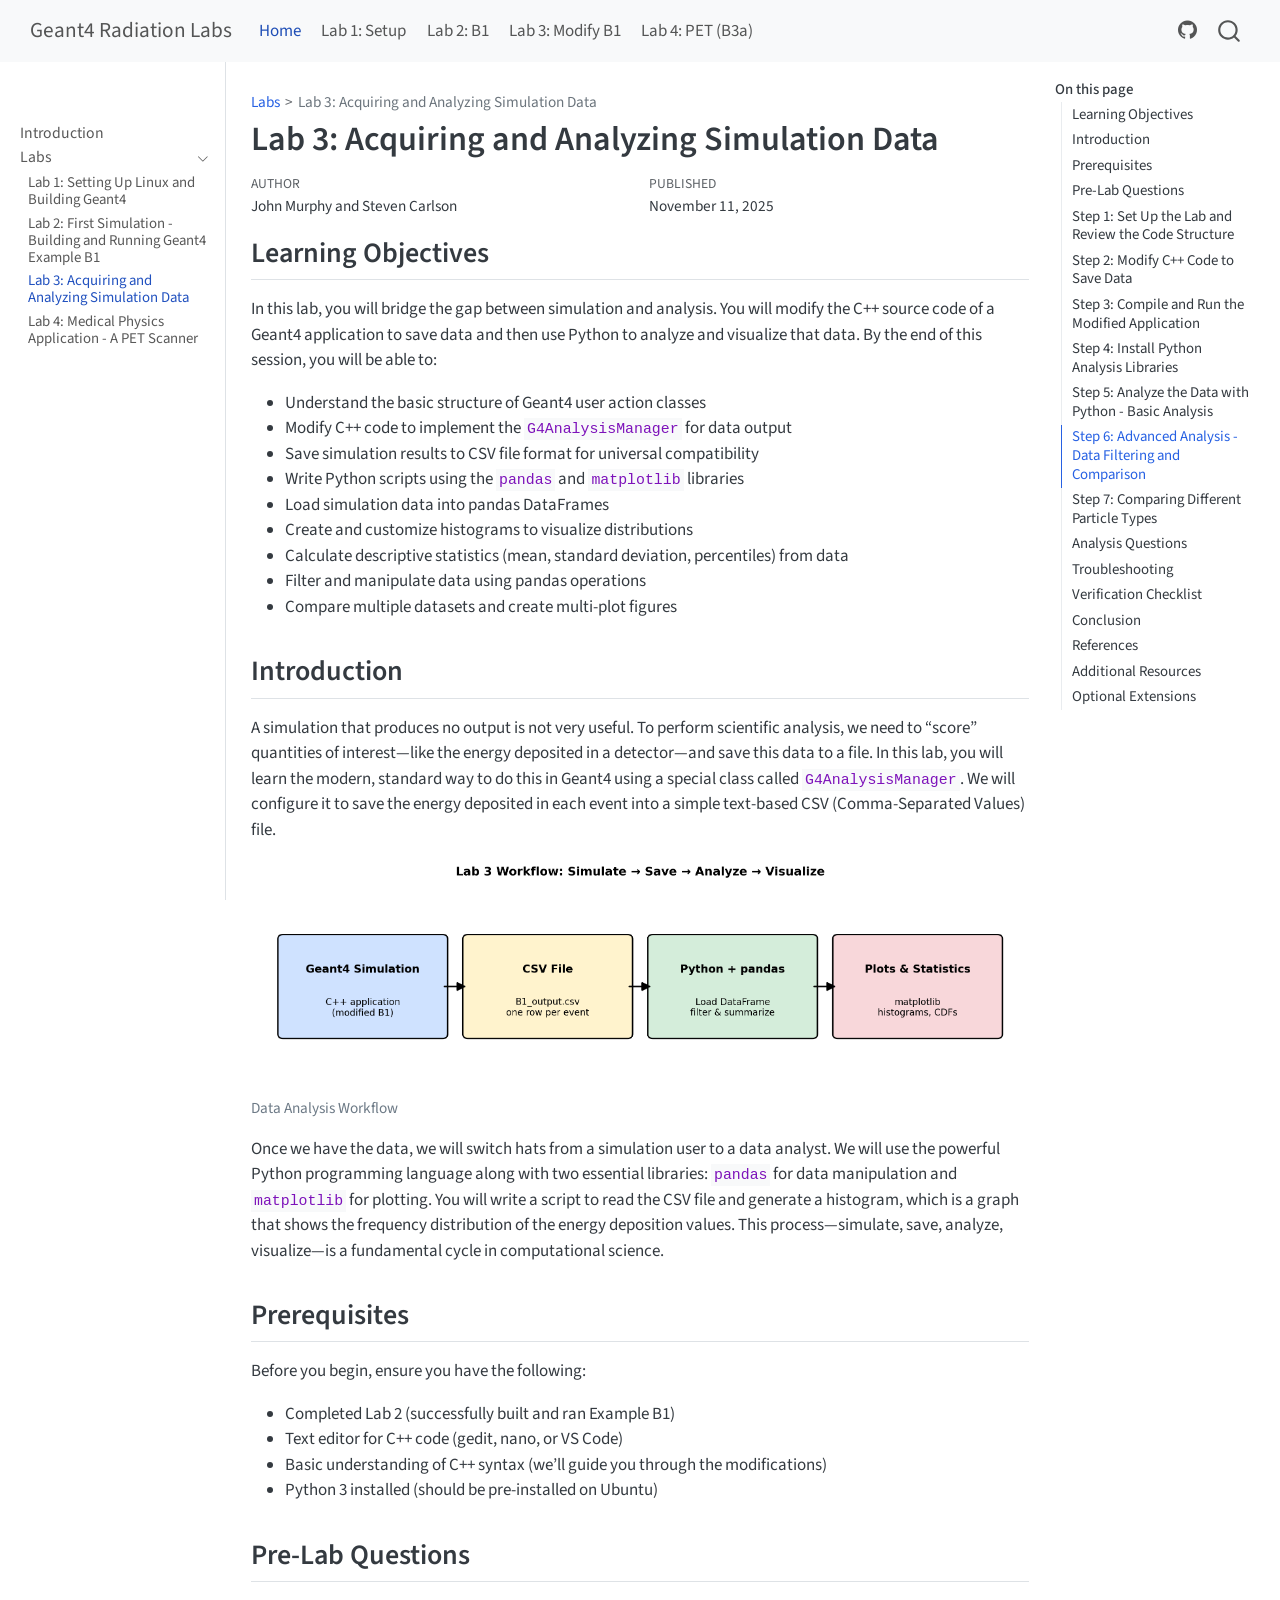
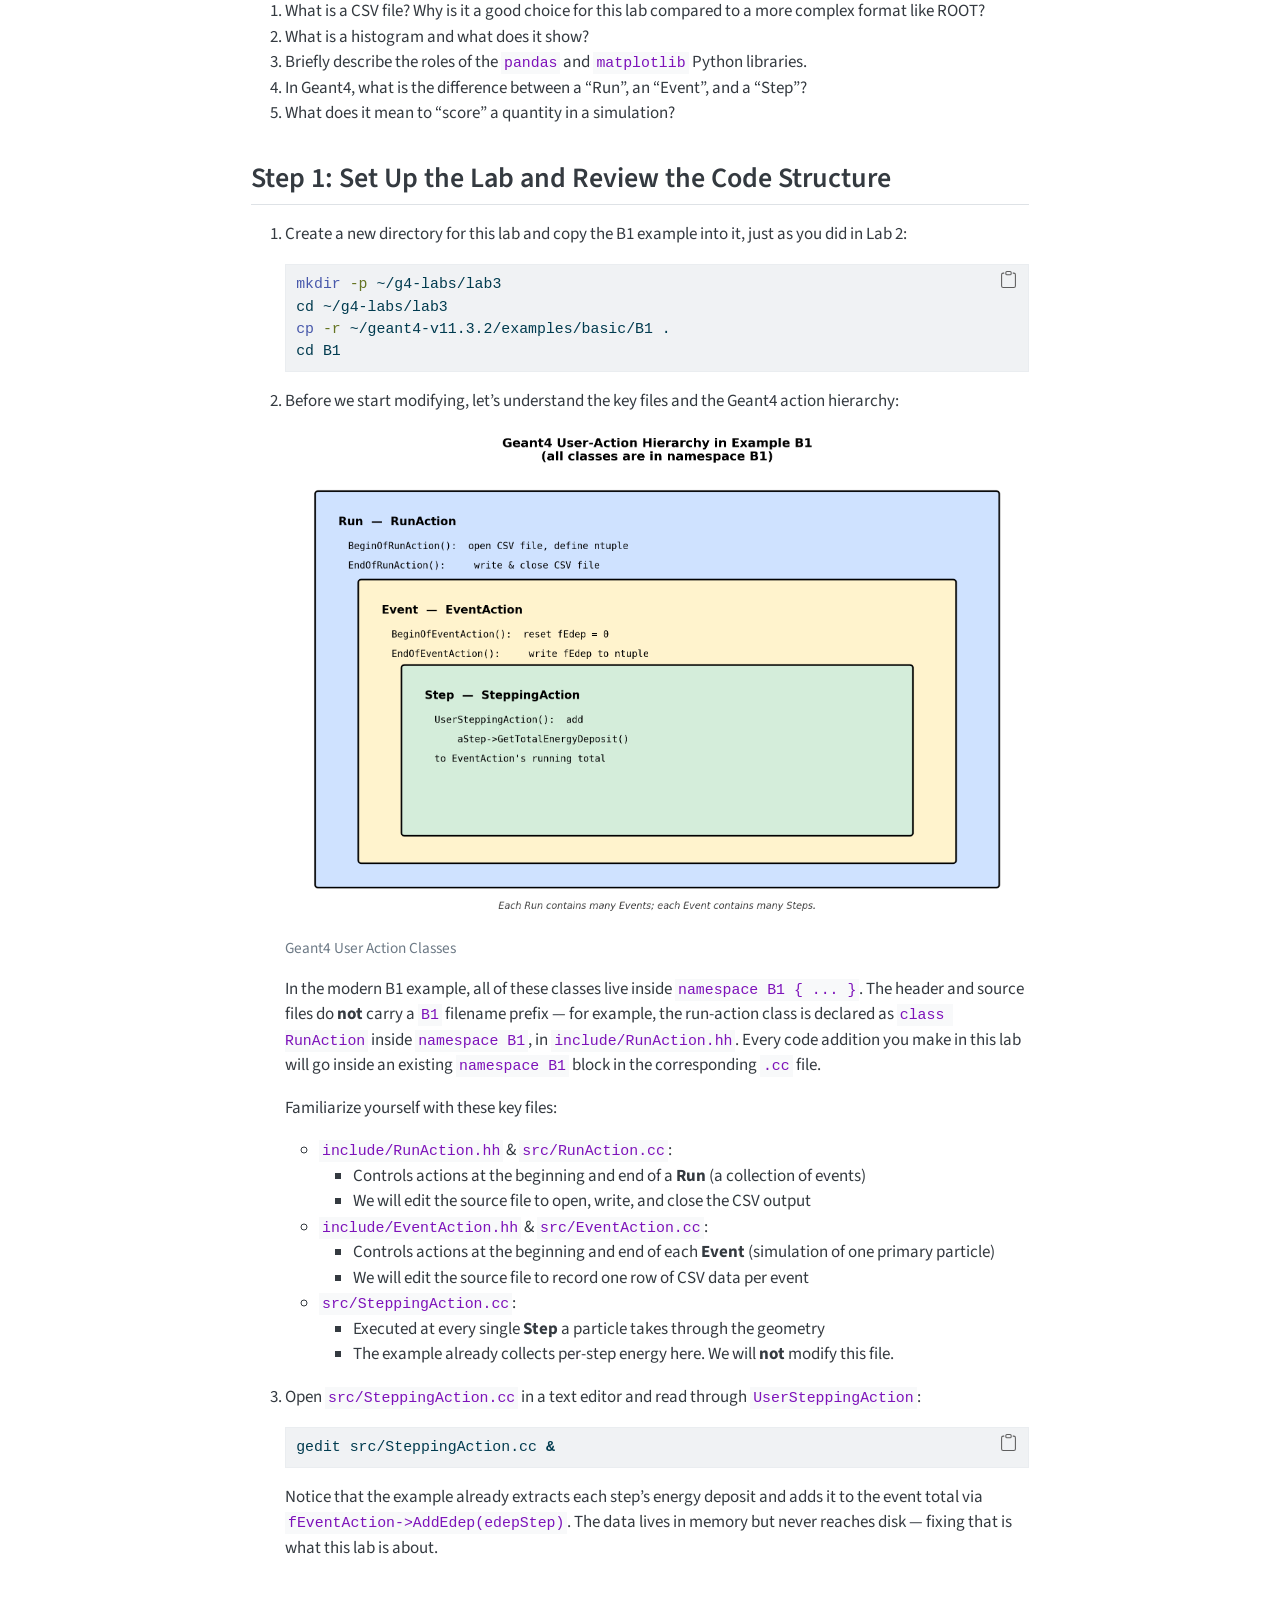
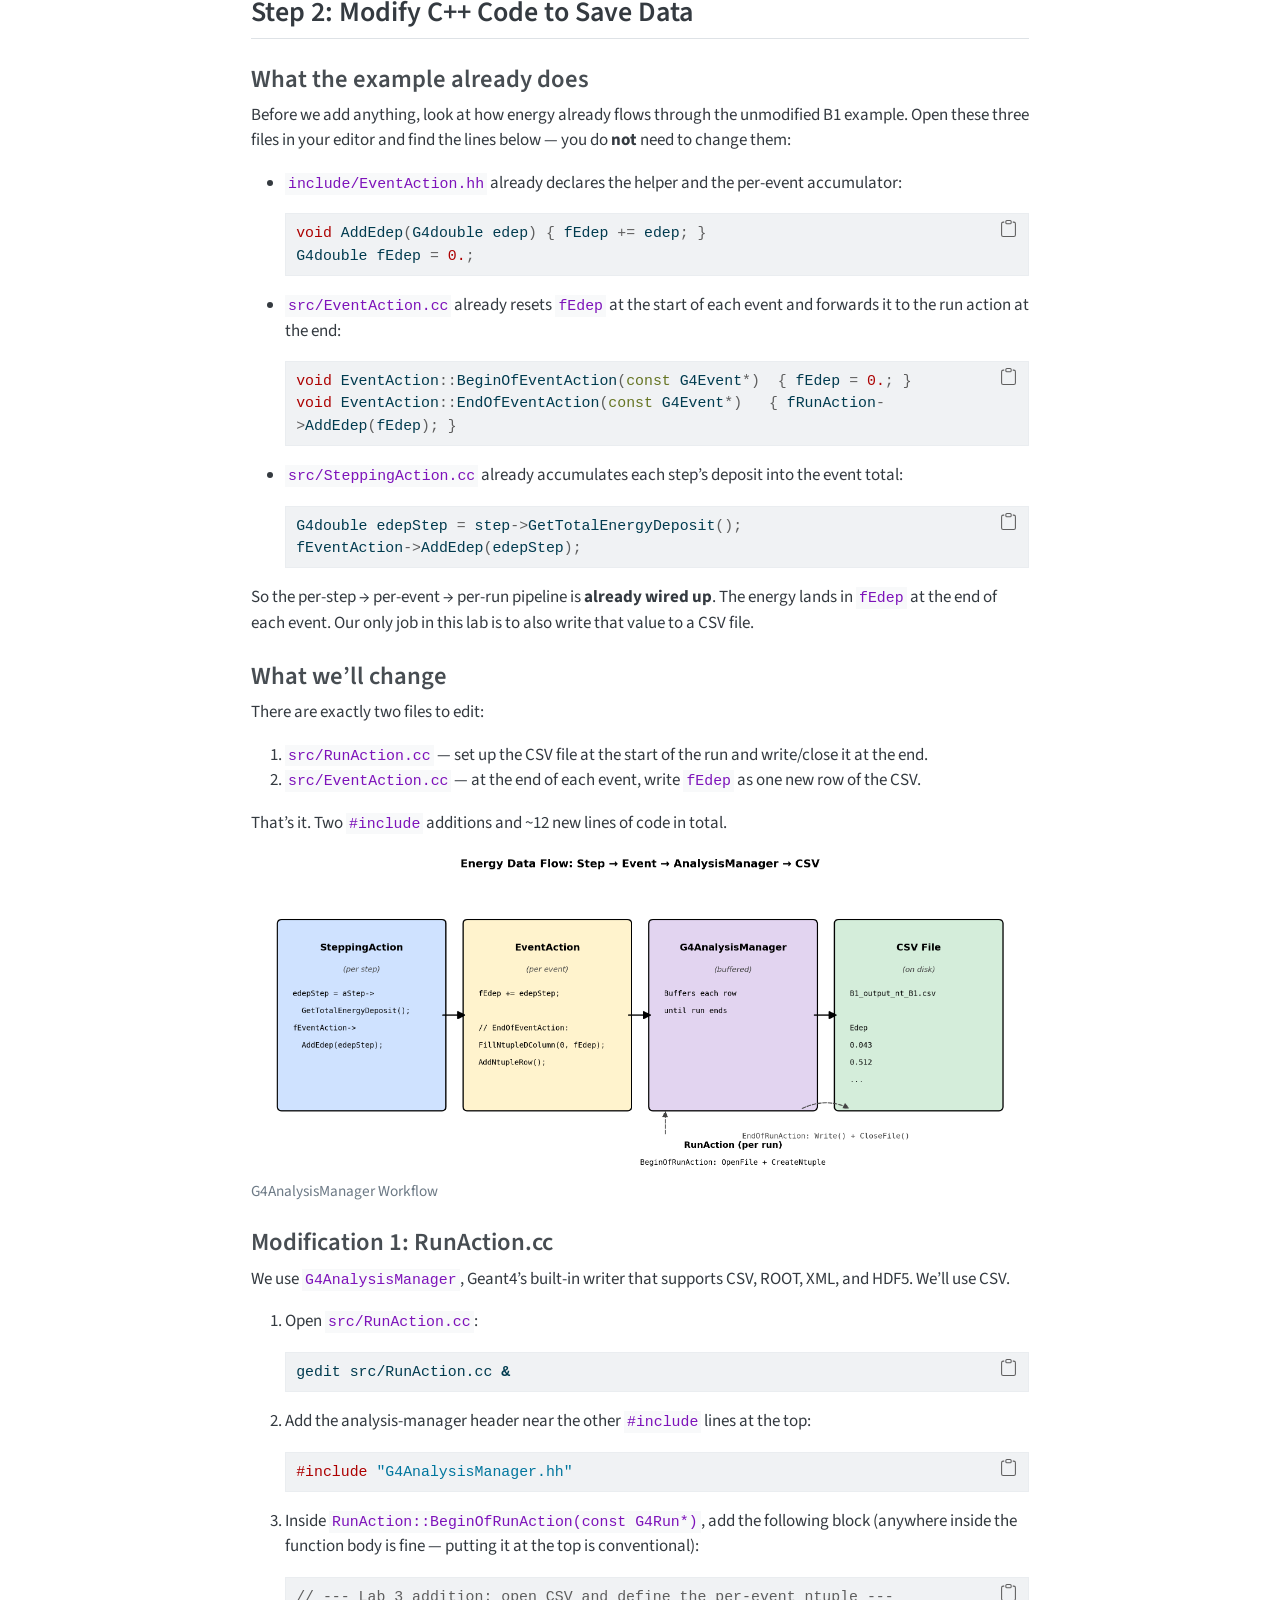
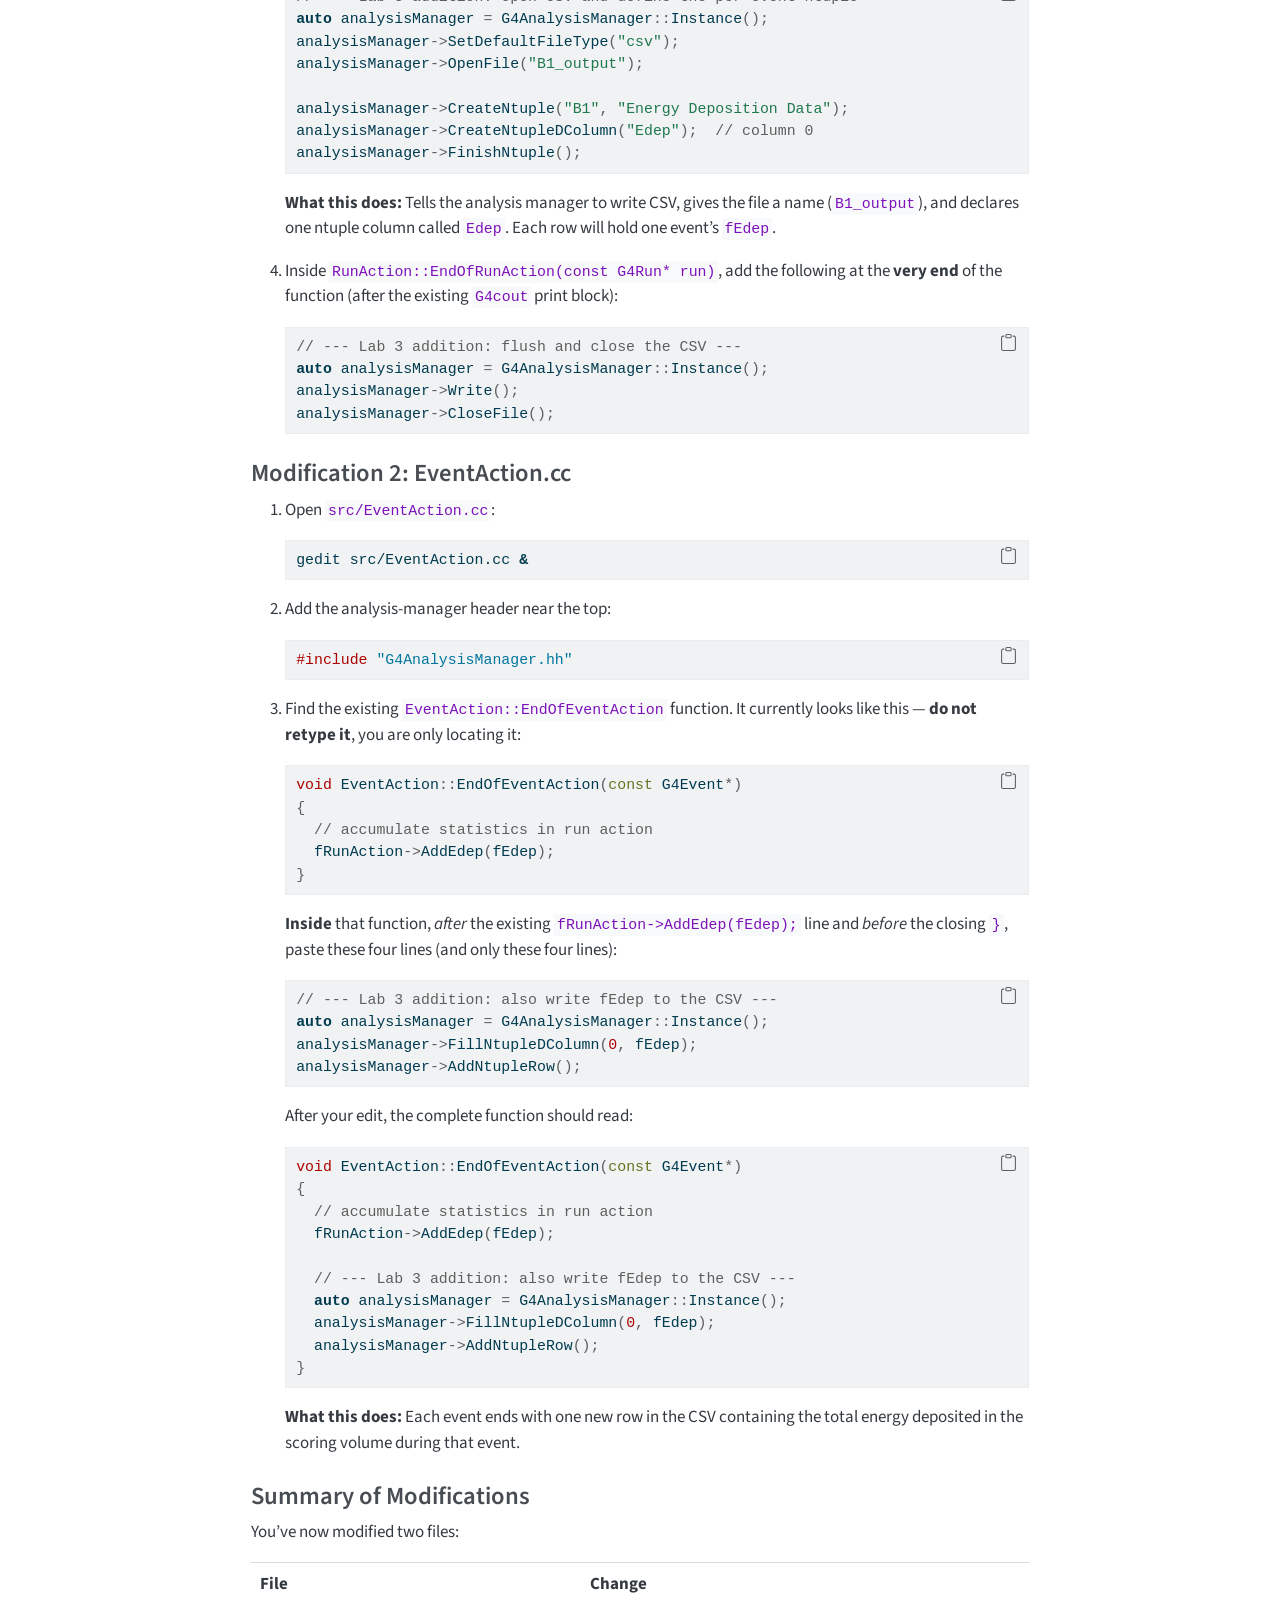
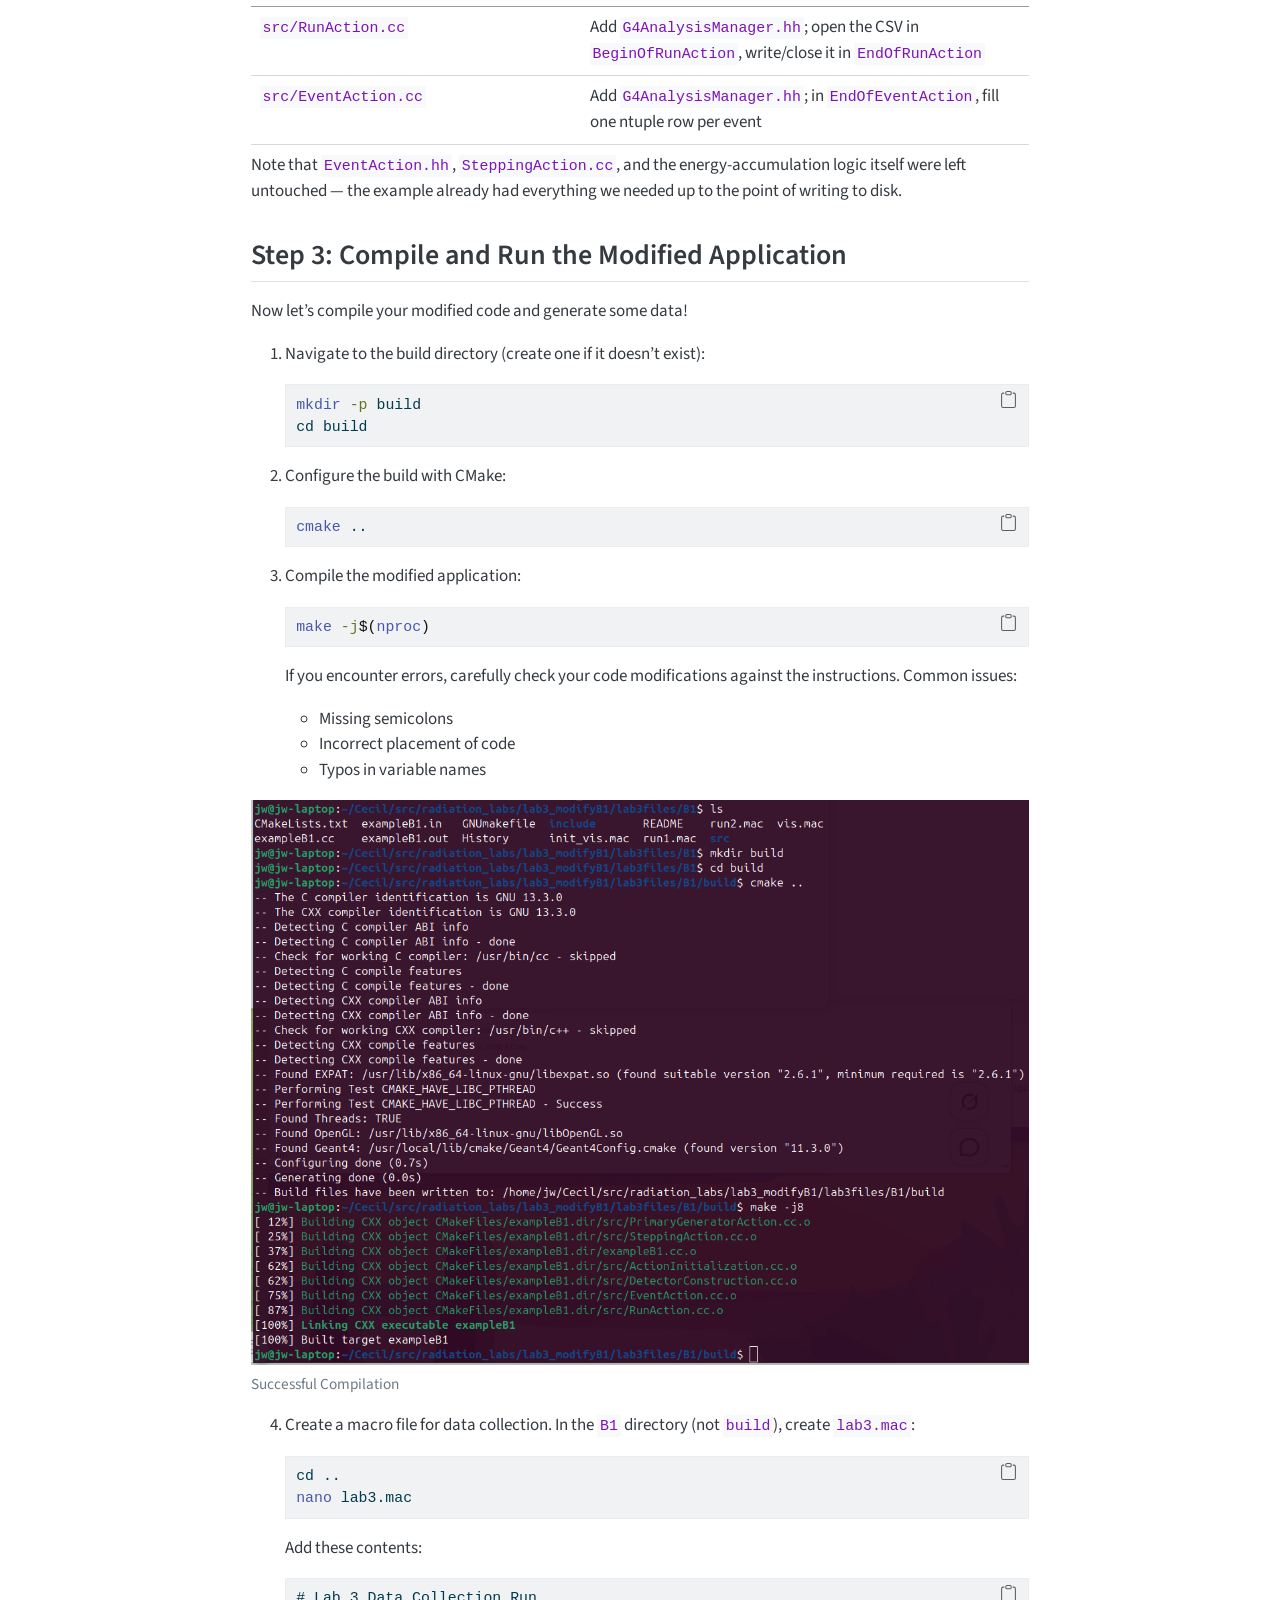
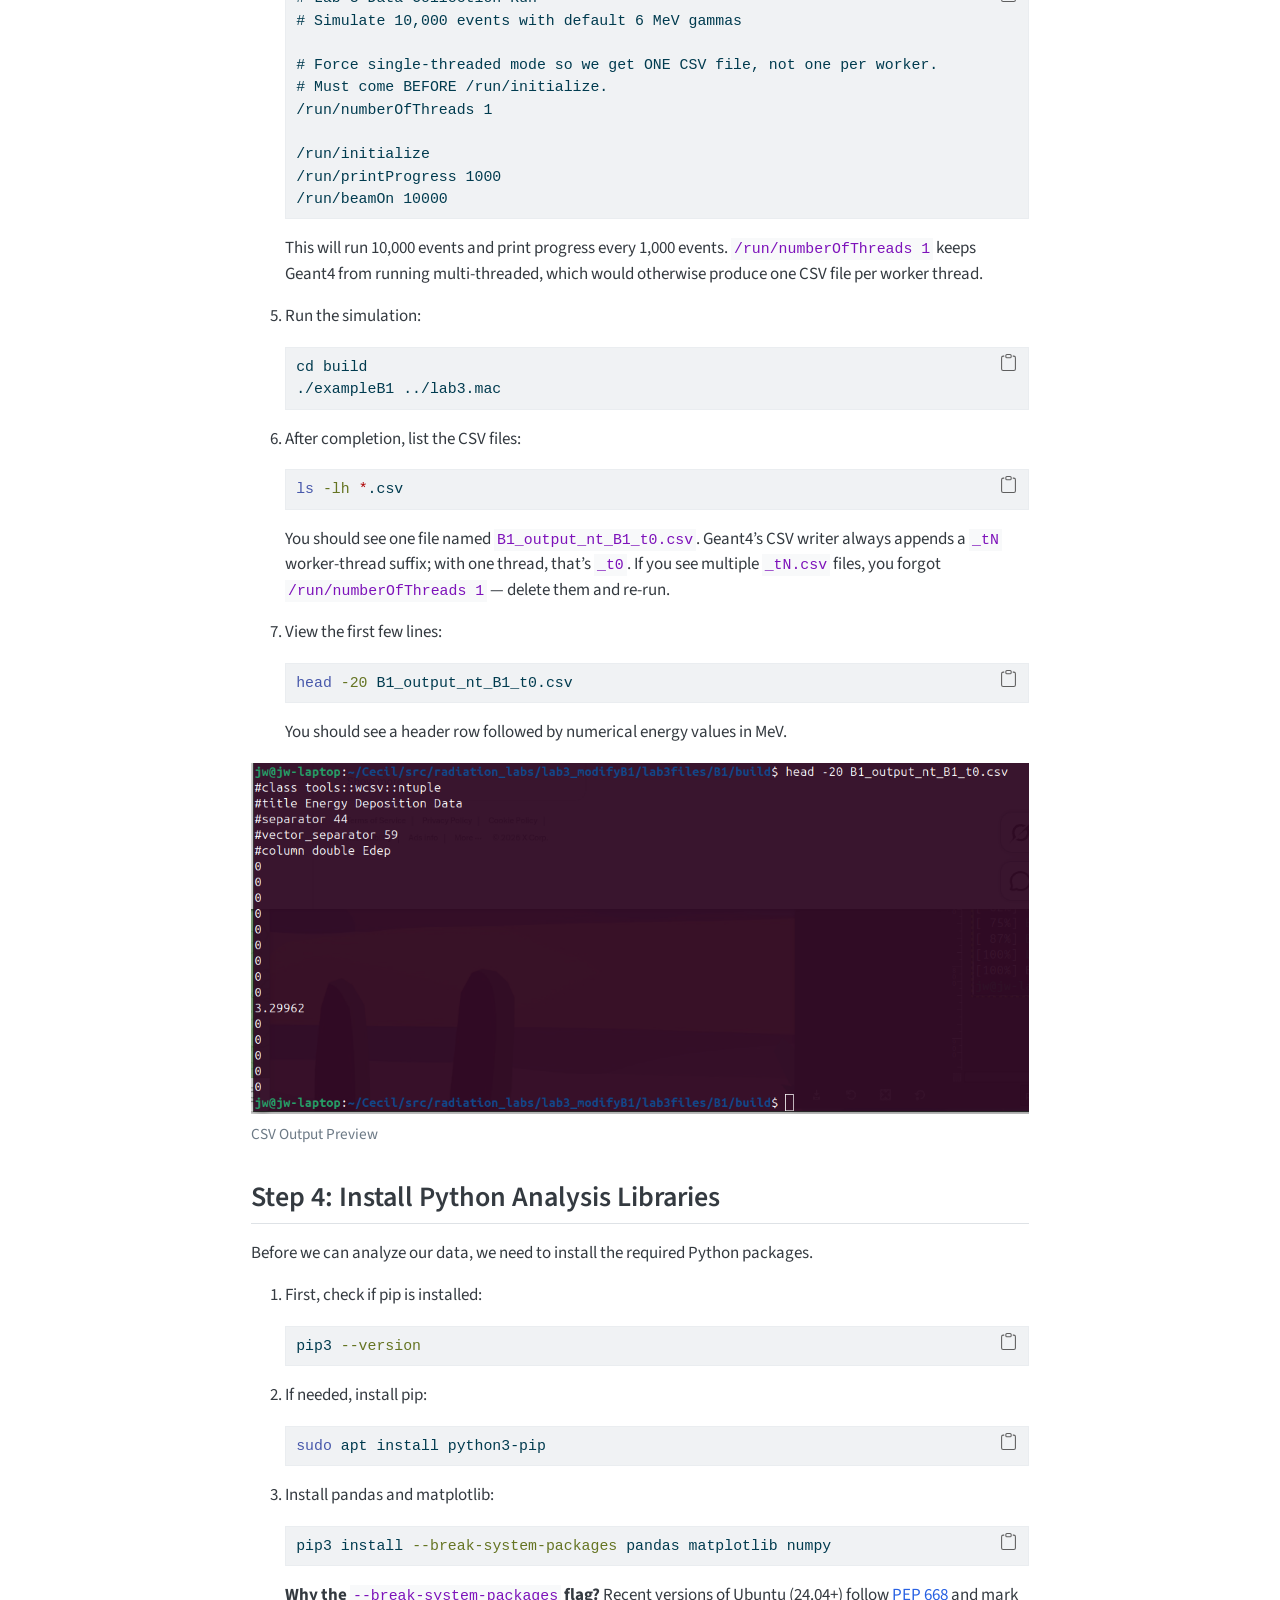
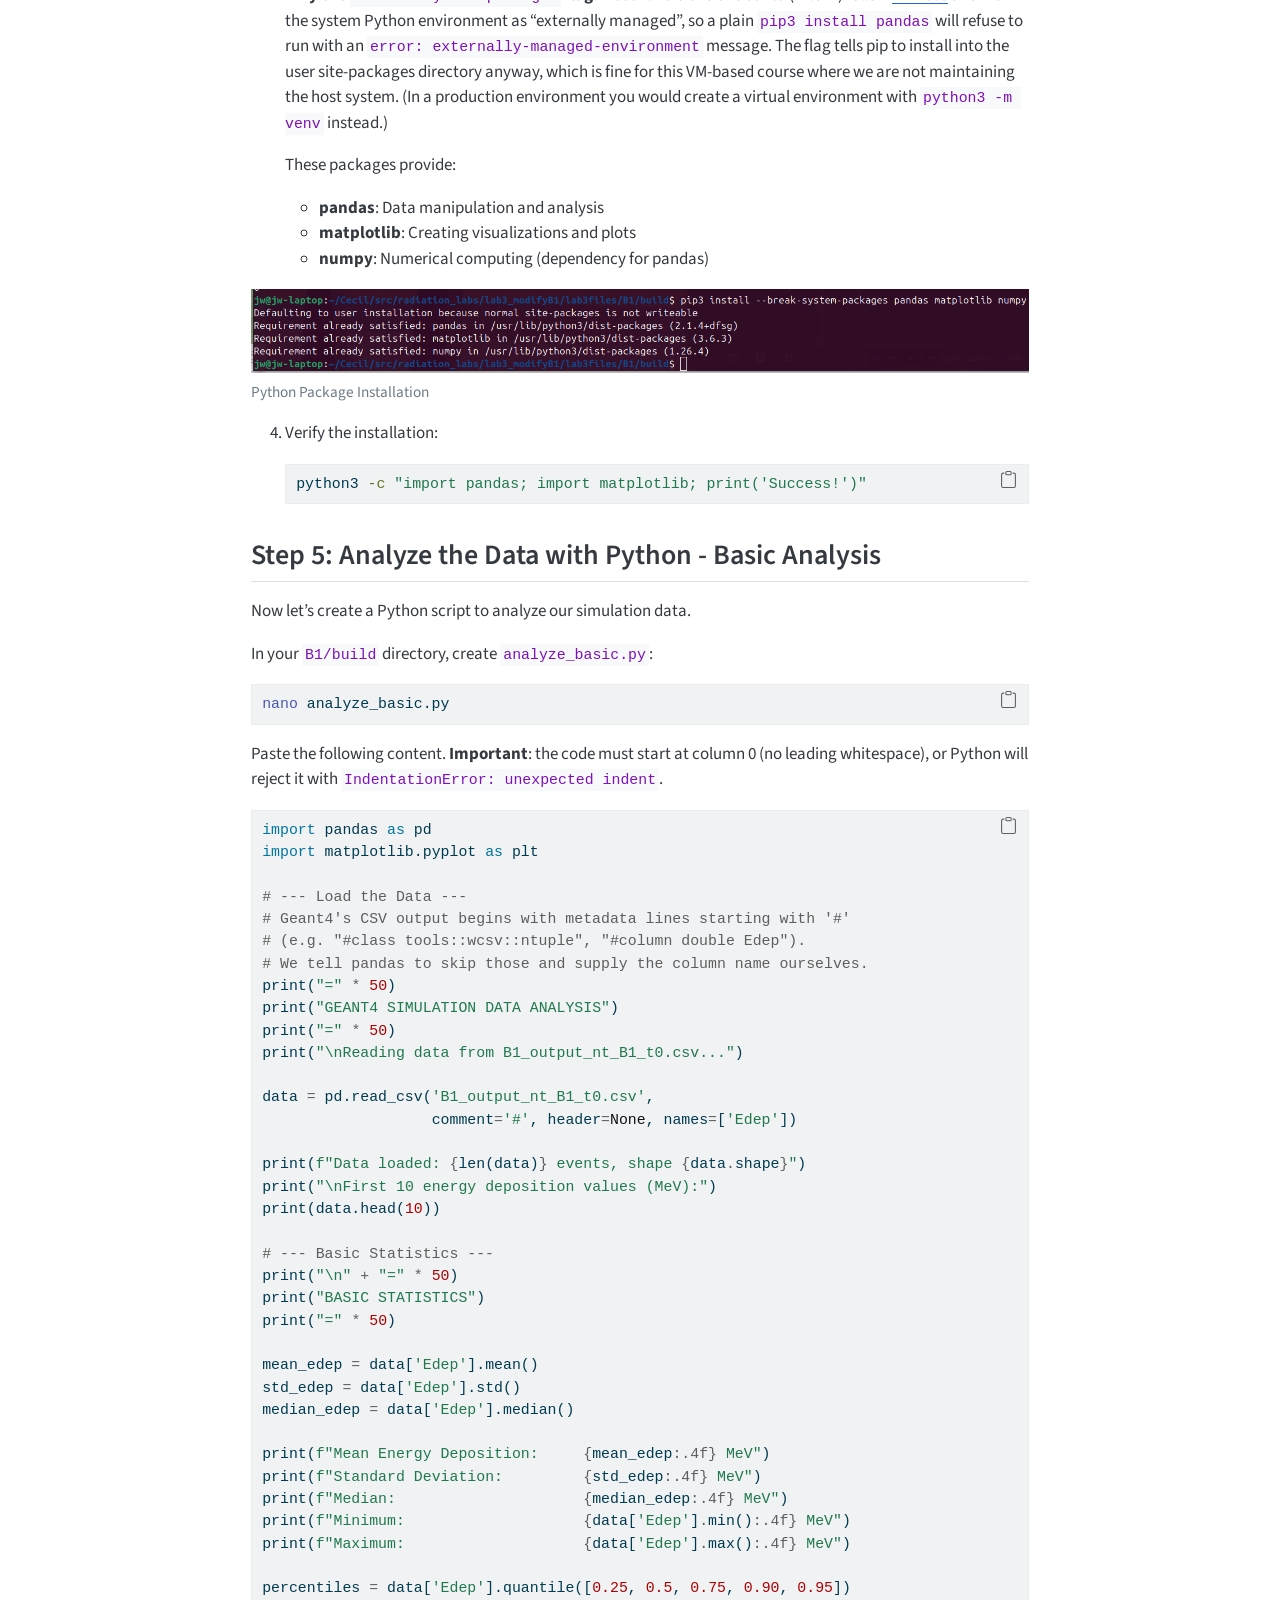
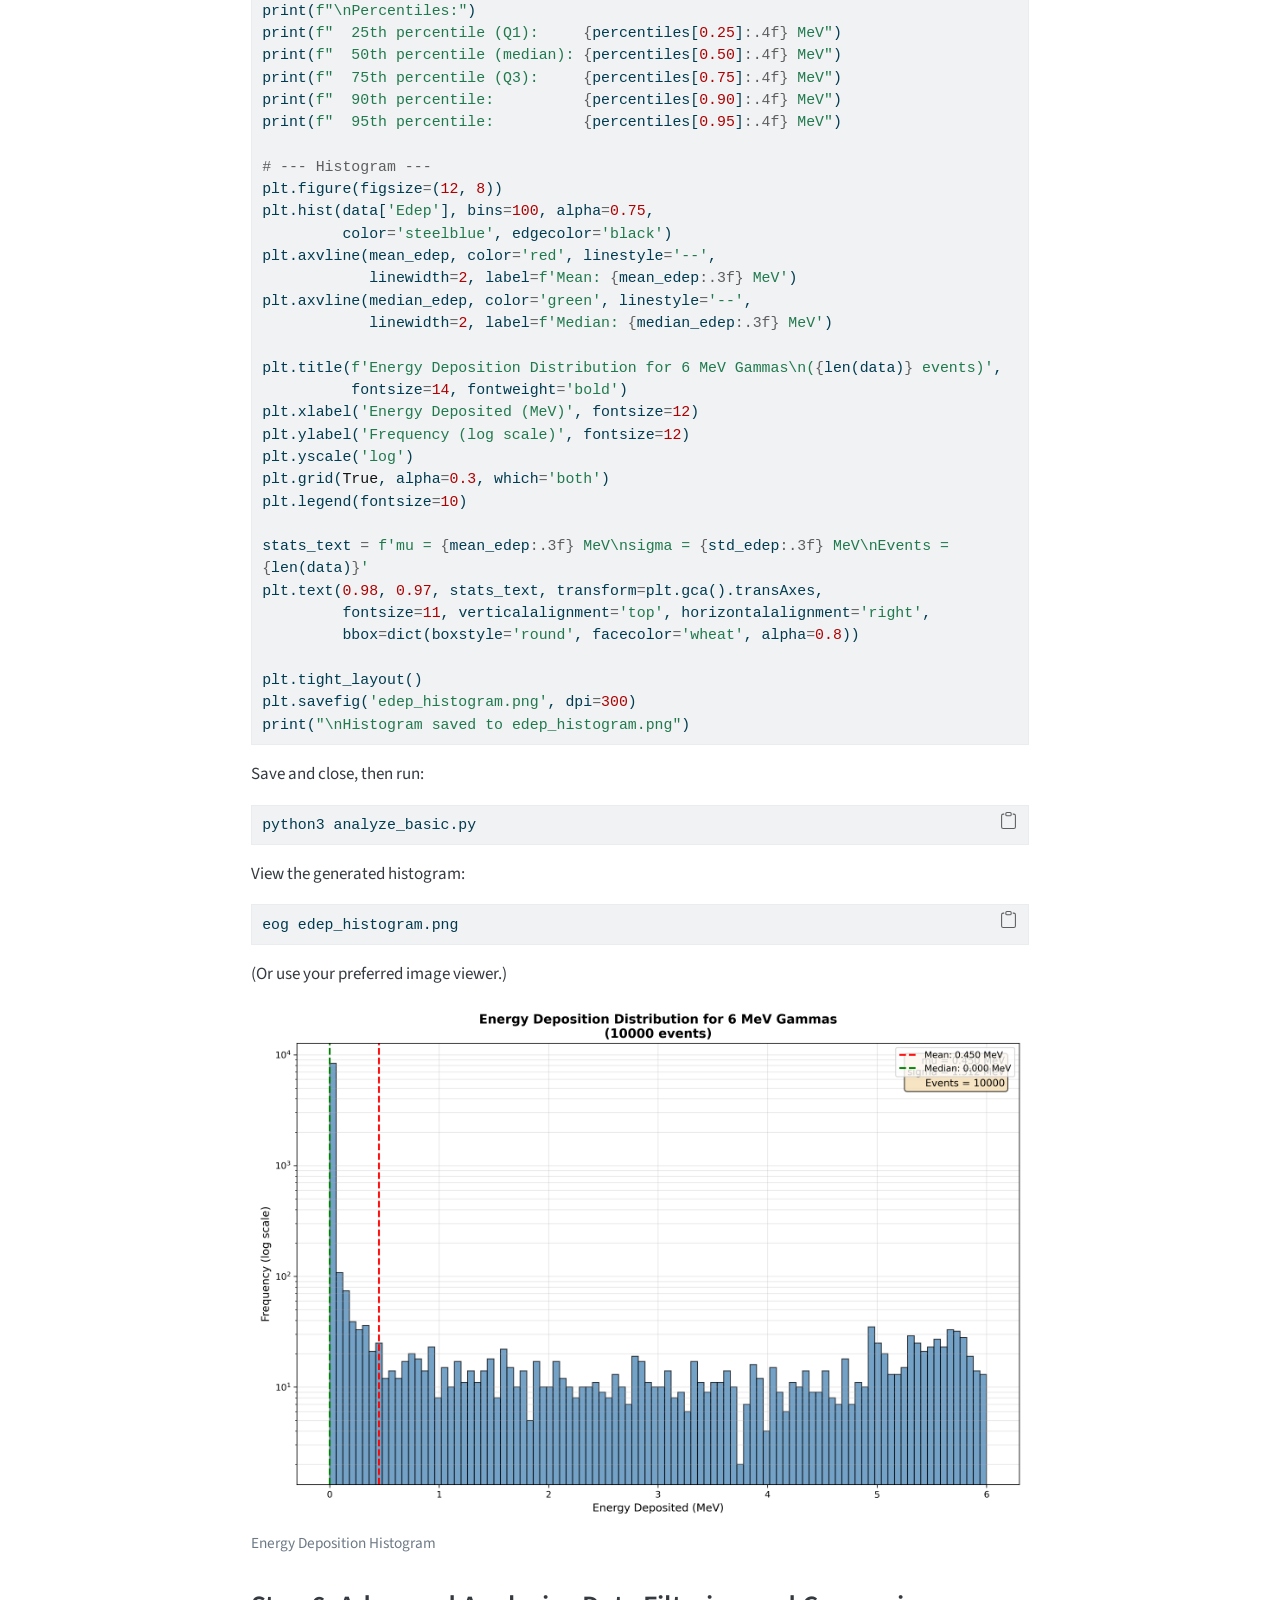
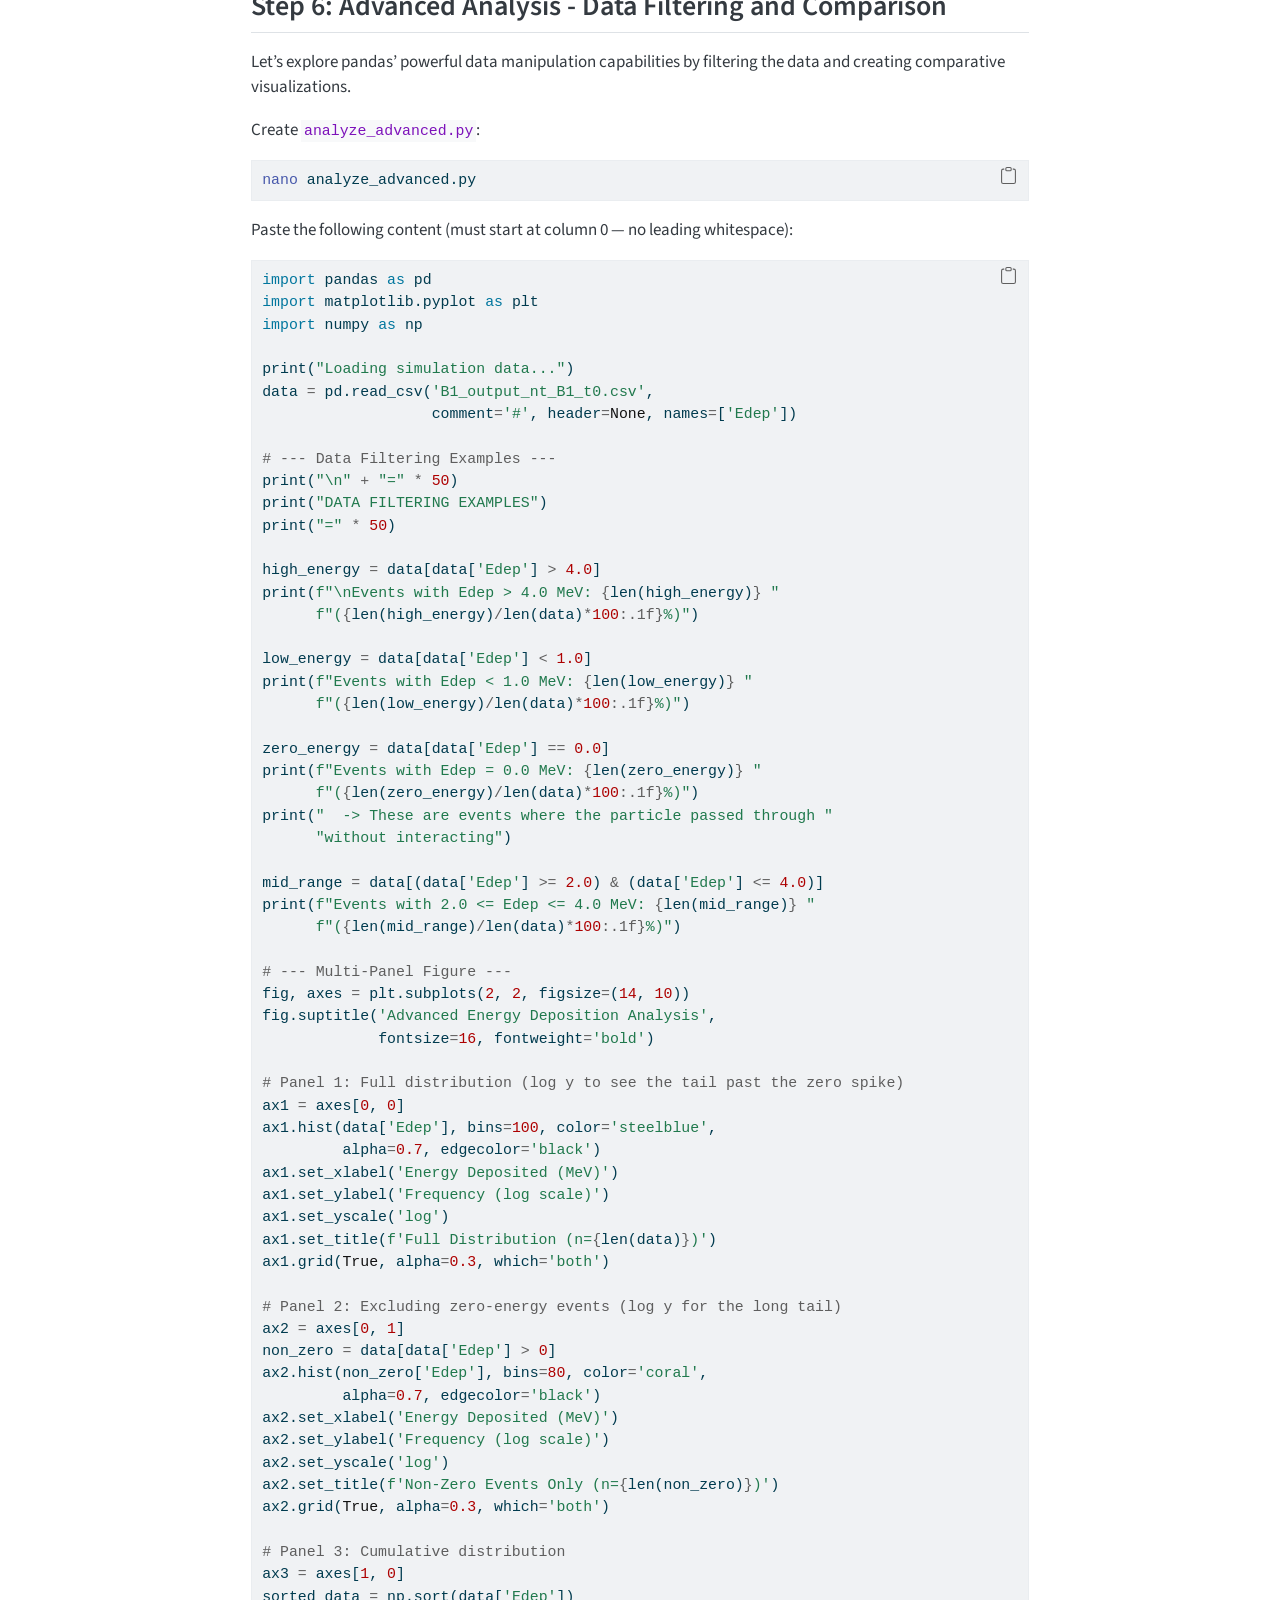
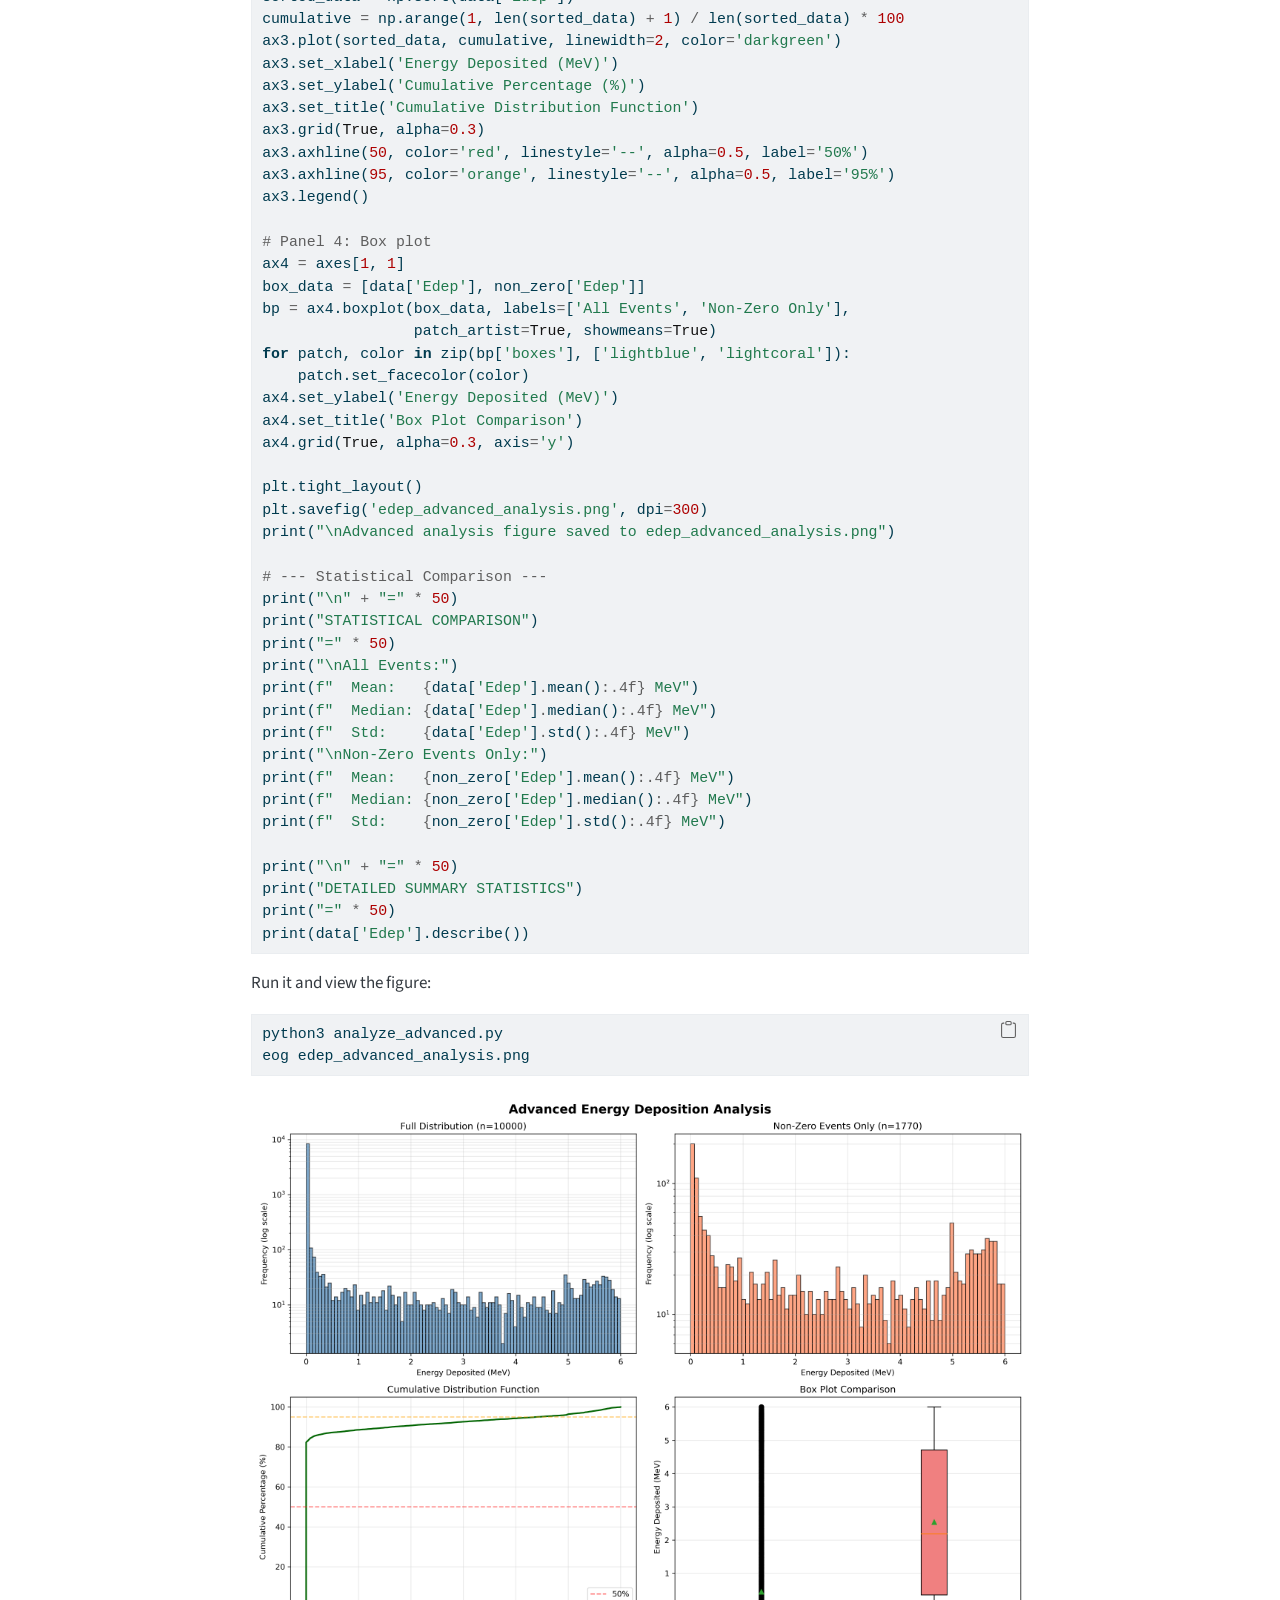
<file: lab3_modifyB1/lab3.html>
<!DOCTYPE html>
<html xmlns="http://www.w3.org/1999/xhtml" lang="en" xml:lang="en"><head>

<meta charset="utf-8">
<meta name="generator" content="quarto-1.6.41">

<meta name="viewport" content="width=device-width, initial-scale=1.0, user-scalable=yes">

<meta name="author" content="John Murphy and Steven Carlson">
<meta name="dcterms.date" content="2025-11-11">

<title>Lab 3: Acquiring and Analyzing Simulation Data – Geant4 Radiation Labs</title>
<style>
code{white-space: pre-wrap;}
span.smallcaps{font-variant: small-caps;}
div.columns{display: flex; gap: min(4vw, 1.5em);}
div.column{flex: auto; overflow-x: auto;}
div.hanging-indent{margin-left: 1.5em; text-indent: -1.5em;}
ul.task-list{list-style: none;}
ul.task-list li input[type="checkbox"] {
  width: 0.8em;
  margin: 0 0.8em 0.2em -1em; /* quarto-specific, see https://github.com/quarto-dev/quarto-cli/issues/4556 */ 
  vertical-align: middle;
}
/* CSS for syntax highlighting */
pre > code.sourceCode { white-space: pre; position: relative; }
pre > code.sourceCode > span { line-height: 1.25; }
pre > code.sourceCode > span:empty { height: 1.2em; }
.sourceCode { overflow: visible; }
code.sourceCode > span { color: inherit; text-decoration: inherit; }
div.sourceCode { margin: 1em 0; }
pre.sourceCode { margin: 0; }
@media screen {
div.sourceCode { overflow: auto; }
}
@media print {
pre > code.sourceCode { white-space: pre-wrap; }
pre > code.sourceCode > span { display: inline-block; text-indent: -5em; padding-left: 5em; }
}
pre.numberSource code
  { counter-reset: source-line 0; }
pre.numberSource code > span
  { position: relative; left: -4em; counter-increment: source-line; }
pre.numberSource code > span > a:first-child::before
  { content: counter(source-line);
    position: relative; left: -1em; text-align: right; vertical-align: baseline;
    border: none; display: inline-block;
    -webkit-touch-callout: none; -webkit-user-select: none;
    -khtml-user-select: none; -moz-user-select: none;
    -ms-user-select: none; user-select: none;
    padding: 0 4px; width: 4em;
  }
pre.numberSource { margin-left: 3em;  padding-left: 4px; }
div.sourceCode
  {   }
@media screen {
pre > code.sourceCode > span > a:first-child::before { text-decoration: underline; }
}
</style>


<script src="../site_libs/quarto-nav/quarto-nav.js"></script>
<script src="../site_libs/quarto-nav/headroom.min.js"></script>
<script src="../site_libs/clipboard/clipboard.min.js"></script>
<script src="../site_libs/quarto-search/autocomplete.umd.js"></script>
<script src="../site_libs/quarto-search/fuse.min.js"></script>
<script src="../site_libs/quarto-search/quarto-search.js"></script>
<meta name="quarto:offset" content="../">
<link href="../lab4_exampleB3/lab4.html" rel="next">
<link href="../lab2_exampleB1/lab2.html" rel="prev">
<script src="../site_libs/quarto-html/quarto.js"></script>
<script src="../site_libs/quarto-html/popper.min.js"></script>
<script src="../site_libs/quarto-html/tippy.umd.min.js"></script>
<script src="../site_libs/quarto-html/anchor.min.js"></script>
<link href="../site_libs/quarto-html/tippy.css" rel="stylesheet">
<link href="../site_libs/quarto-html/quarto-syntax-highlighting-48ffa3e5b9d089919c6712c39e5b00f2.css" rel="stylesheet" id="quarto-text-highlighting-styles">
<script src="../site_libs/bootstrap/bootstrap.min.js"></script>
<link href="../site_libs/bootstrap/bootstrap-icons.css" rel="stylesheet">
<link href="../site_libs/bootstrap/bootstrap-c85aa45615bc724621e561d3dca1e930.min.css" rel="stylesheet" append-hash="true" id="quarto-bootstrap" data-mode="light">
<script id="quarto-search-options" type="application/json">{
  "location": "navbar",
  "copy-button": false,
  "collapse-after": 3,
  "panel-placement": "end",
  "type": "overlay",
  "limit": 50,
  "keyboard-shortcut": [
    "f",
    "/",
    "s"
  ],
  "show-item-context": false,
  "language": {
    "search-no-results-text": "No results",
    "search-matching-documents-text": "matching documents",
    "search-copy-link-title": "Copy link to search",
    "search-hide-matches-text": "Hide additional matches",
    "search-more-match-text": "more match in this document",
    "search-more-matches-text": "more matches in this document",
    "search-clear-button-title": "Clear",
    "search-text-placeholder": "",
    "search-detached-cancel-button-title": "Cancel",
    "search-submit-button-title": "Submit",
    "search-label": "Search"
  }
}</script>


</head>

<body class="nav-sidebar docked nav-fixed">

<div id="quarto-search-results"></div>
  <header id="quarto-header" class="headroom fixed-top">
    <nav class="navbar navbar-expand-lg " data-bs-theme="dark">
      <div class="navbar-container container-fluid">
      <div class="navbar-brand-container mx-auto">
    <a class="navbar-brand" href="../index.html">
    <span class="navbar-title">Geant4 Radiation Labs</span>
    </a>
  </div>
            <div id="quarto-search" class="" title="Search"></div>
          <button class="navbar-toggler" type="button" data-bs-toggle="collapse" data-bs-target="#navbarCollapse" aria-controls="navbarCollapse" role="menu" aria-expanded="false" aria-label="Toggle navigation" onclick="if (window.quartoToggleHeadroom) { window.quartoToggleHeadroom(); }">
  <span class="navbar-toggler-icon"></span>
</button>
          <div class="collapse navbar-collapse" id="navbarCollapse">
            <ul class="navbar-nav navbar-nav-scroll me-auto">
  <li class="nav-item">
    <a class="nav-link active" href="../index.html" aria-current="page"> 
<span class="menu-text">Home</span></a>
  </li>  
  <li class="nav-item">
    <a class="nav-link" href="../lab1_setup/lab1.html"> 
<span class="menu-text">Lab 1: Setup</span></a>
  </li>  
  <li class="nav-item">
    <a class="nav-link" href="../lab2_exampleB1/lab2.html"> 
<span class="menu-text">Lab 2: B1</span></a>
  </li>  
  <li class="nav-item">
    <a class="nav-link" href="../lab3_modifyB1/lab3.html"> 
<span class="menu-text">Lab 3: Modify B1</span></a>
  </li>  
  <li class="nav-item">
    <a class="nav-link" href="../lab4_exampleB3/lab4.html"> 
<span class="menu-text">Lab 4: PET (B3a)</span></a>
  </li>  
</ul>
            <ul class="navbar-nav navbar-nav-scroll ms-auto">
  <li class="nav-item compact">
    <a class="nav-link" href="https://github.com/jwinterm/geant4-radiation-labs"> <i class="bi bi-github" role="img" aria-label="GitHub repo">
</i> 
<span class="menu-text"></span></a>
  </li>  
</ul>
          </div> <!-- /navcollapse -->
            <div class="quarto-navbar-tools">
</div>
      </div> <!-- /container-fluid -->
    </nav>
  <nav class="quarto-secondary-nav">
    <div class="container-fluid d-flex">
      <button type="button" class="quarto-btn-toggle btn" data-bs-toggle="collapse" role="button" data-bs-target=".quarto-sidebar-collapse-item" aria-controls="quarto-sidebar" aria-expanded="false" aria-label="Toggle sidebar navigation" onclick="if (window.quartoToggleHeadroom) { window.quartoToggleHeadroom(); }">
        <i class="bi bi-layout-text-sidebar-reverse"></i>
      </button>
        <nav class="quarto-page-breadcrumbs" aria-label="breadcrumb"><ol class="breadcrumb"><li class="breadcrumb-item"><a href="../lab1_setup/lab1.html">Labs</a></li><li class="breadcrumb-item"><a href="../lab3_modifyB1/lab3.html">Lab 3: Acquiring and Analyzing Simulation Data</a></li></ol></nav>
        <a class="flex-grow-1" role="navigation" data-bs-toggle="collapse" data-bs-target=".quarto-sidebar-collapse-item" aria-controls="quarto-sidebar" aria-expanded="false" aria-label="Toggle sidebar navigation" onclick="if (window.quartoToggleHeadroom) { window.quartoToggleHeadroom(); }">      
        </a>
      <button type="button" class="btn quarto-search-button" aria-label="Search" onclick="window.quartoOpenSearch();">
        <i class="bi bi-search"></i>
      </button>
    </div>
  </nav>
</header>
<!-- content -->
<div id="quarto-content" class="quarto-container page-columns page-rows-contents page-layout-article page-navbar">
<!-- sidebar -->
  <nav id="quarto-sidebar" class="sidebar collapse collapse-horizontal quarto-sidebar-collapse-item sidebar-navigation docked overflow-auto">
        <div class="mt-2 flex-shrink-0 align-items-center">
        <div class="sidebar-search">
        <div id="quarto-search" class="" title="Search"></div>
        </div>
        </div>
    <div class="sidebar-menu-container"> 
    <ul class="list-unstyled mt-1">
        <li class="sidebar-item">
  <div class="sidebar-item-container"> 
  <a href="../index.html" class="sidebar-item-text sidebar-link">
 <span class="menu-text">Introduction</span></a>
  </div>
</li>
        <li class="sidebar-item sidebar-item-section">
      <div class="sidebar-item-container"> 
            <a class="sidebar-item-text sidebar-link text-start" data-bs-toggle="collapse" data-bs-target="#quarto-sidebar-section-1" role="navigation" aria-expanded="true">
 <span class="menu-text">Labs</span></a>
          <a class="sidebar-item-toggle text-start" data-bs-toggle="collapse" data-bs-target="#quarto-sidebar-section-1" role="navigation" aria-expanded="true" aria-label="Toggle section">
            <i class="bi bi-chevron-right ms-2"></i>
          </a> 
      </div>
      <ul id="quarto-sidebar-section-1" class="collapse list-unstyled sidebar-section depth1 show">  
          <li class="sidebar-item">
  <div class="sidebar-item-container"> 
  <a href="../lab1_setup/lab1.html" class="sidebar-item-text sidebar-link">
 <span class="menu-text">Lab 1: Setting Up Linux and Building Geant4</span></a>
  </div>
</li>
          <li class="sidebar-item">
  <div class="sidebar-item-container"> 
  <a href="../lab2_exampleB1/lab2.html" class="sidebar-item-text sidebar-link">
 <span class="menu-text">Lab 2: First Simulation - Building and Running Geant4 Example B1</span></a>
  </div>
</li>
          <li class="sidebar-item">
  <div class="sidebar-item-container"> 
  <a href="../lab3_modifyB1/lab3.html" class="sidebar-item-text sidebar-link active">
 <span class="menu-text">Lab 3: Acquiring and Analyzing Simulation Data</span></a>
  </div>
</li>
          <li class="sidebar-item">
  <div class="sidebar-item-container"> 
  <a href="../lab4_exampleB3/lab4.html" class="sidebar-item-text sidebar-link">
 <span class="menu-text">Lab 4: Medical Physics Application - A PET Scanner</span></a>
  </div>
</li>
      </ul>
  </li>
    </ul>
    </div>
</nav>
<div id="quarto-sidebar-glass" class="quarto-sidebar-collapse-item" data-bs-toggle="collapse" data-bs-target=".quarto-sidebar-collapse-item"></div>
<!-- margin-sidebar -->
    <div id="quarto-margin-sidebar" class="sidebar margin-sidebar">
        <nav id="TOC" role="doc-toc" class="toc-active">
    <h2 id="toc-title">On this page</h2>
   
  <ul>
  <li><a href="#learning-objectives" id="toc-learning-objectives" class="nav-link active" data-scroll-target="#learning-objectives">Learning Objectives</a></li>
  <li><a href="#introduction" id="toc-introduction" class="nav-link" data-scroll-target="#introduction">Introduction</a></li>
  <li><a href="#prerequisites" id="toc-prerequisites" class="nav-link" data-scroll-target="#prerequisites">Prerequisites</a></li>
  <li><a href="#pre-lab-questions" id="toc-pre-lab-questions" class="nav-link" data-scroll-target="#pre-lab-questions">Pre-Lab Questions</a></li>
  <li><a href="#step-1-set-up-the-lab-and-review-the-code-structure" id="toc-step-1-set-up-the-lab-and-review-the-code-structure" class="nav-link" data-scroll-target="#step-1-set-up-the-lab-and-review-the-code-structure">Step 1: Set Up the Lab and Review the Code Structure</a></li>
  <li><a href="#step-2-modify-c-code-to-save-data" id="toc-step-2-modify-c-code-to-save-data" class="nav-link" data-scroll-target="#step-2-modify-c-code-to-save-data">Step 2: Modify C++ Code to Save Data</a>
  <ul class="collapse">
  <li><a href="#what-the-example-already-does" id="toc-what-the-example-already-does" class="nav-link" data-scroll-target="#what-the-example-already-does">What the example already does</a></li>
  <li><a href="#what-well-change" id="toc-what-well-change" class="nav-link" data-scroll-target="#what-well-change">What we’ll change</a></li>
  <li><a href="#modification-1-runaction.cc" id="toc-modification-1-runaction.cc" class="nav-link" data-scroll-target="#modification-1-runaction.cc">Modification 1: RunAction.cc</a></li>
  <li><a href="#modification-2-eventaction.cc" id="toc-modification-2-eventaction.cc" class="nav-link" data-scroll-target="#modification-2-eventaction.cc">Modification 2: EventAction.cc</a></li>
  <li><a href="#summary-of-modifications" id="toc-summary-of-modifications" class="nav-link" data-scroll-target="#summary-of-modifications">Summary of Modifications</a></li>
  </ul></li>
  <li><a href="#step-3-compile-and-run-the-modified-application" id="toc-step-3-compile-and-run-the-modified-application" class="nav-link" data-scroll-target="#step-3-compile-and-run-the-modified-application">Step 3: Compile and Run the Modified Application</a></li>
  <li><a href="#step-4-install-python-analysis-libraries" id="toc-step-4-install-python-analysis-libraries" class="nav-link" data-scroll-target="#step-4-install-python-analysis-libraries">Step 4: Install Python Analysis Libraries</a></li>
  <li><a href="#step-5-analyze-the-data-with-python---basic-analysis" id="toc-step-5-analyze-the-data-with-python---basic-analysis" class="nav-link" data-scroll-target="#step-5-analyze-the-data-with-python---basic-analysis">Step 5: Analyze the Data with Python - Basic Analysis</a></li>
  <li><a href="#step-6-advanced-analysis---data-filtering-and-comparison" id="toc-step-6-advanced-analysis---data-filtering-and-comparison" class="nav-link" data-scroll-target="#step-6-advanced-analysis---data-filtering-and-comparison">Step 6: Advanced Analysis - Data Filtering and Comparison</a></li>
  <li><a href="#step-7-comparing-different-particle-types" id="toc-step-7-comparing-different-particle-types" class="nav-link" data-scroll-target="#step-7-comparing-different-particle-types">Step 7: Comparing Different Particle Types</a></li>
  <li><a href="#analysis-questions" id="toc-analysis-questions" class="nav-link" data-scroll-target="#analysis-questions">Analysis Questions</a>
  <ul class="collapse">
  <li><a href="#part-1-understanding-the-distribution" id="toc-part-1-understanding-the-distribution" class="nav-link" data-scroll-target="#part-1-understanding-the-distribution">Part 1: Understanding the Distribution</a></li>
  <li><a href="#part-2-understanding-zero-energy-events" id="toc-part-2-understanding-zero-energy-events" class="nav-link" data-scroll-target="#part-2-understanding-zero-energy-events">Part 2: Understanding Zero Energy Events</a></li>
  <li><a href="#part-3-comparing-particle-types" id="toc-part-3-comparing-particle-types" class="nav-link" data-scroll-target="#part-3-comparing-particle-types">Part 3: Comparing Particle Types</a></li>
  <li><a href="#part-4-pandas-data-analysis" id="toc-part-4-pandas-data-analysis" class="nav-link" data-scroll-target="#part-4-pandas-data-analysis">Part 4: Pandas Data Analysis</a></li>
  <li><a href="#part-5-scientific-workflow" id="toc-part-5-scientific-workflow" class="nav-link" data-scroll-target="#part-5-scientific-workflow">Part 5: Scientific Workflow</a></li>
  </ul></li>
  <li><a href="#troubleshooting" id="toc-troubleshooting" class="nav-link" data-scroll-target="#troubleshooting">Troubleshooting</a></li>
  <li><a href="#verification-checklist" id="toc-verification-checklist" class="nav-link" data-scroll-target="#verification-checklist">Verification Checklist</a></li>
  <li><a href="#conclusion" id="toc-conclusion" class="nav-link" data-scroll-target="#conclusion">Conclusion</a></li>
  <li><a href="#references" id="toc-references" class="nav-link" data-scroll-target="#references">References</a></li>
  <li><a href="#additional-resources" id="toc-additional-resources" class="nav-link" data-scroll-target="#additional-resources">Additional Resources</a></li>
  <li><a href="#optional-extensions" id="toc-optional-extensions" class="nav-link" data-scroll-target="#optional-extensions">Optional Extensions</a></li>
  </ul>
</nav>
    </div>
<!-- main -->
<main class="content" id="quarto-document-content">

<header id="title-block-header" class="quarto-title-block default"><nav class="quarto-page-breadcrumbs quarto-title-breadcrumbs d-none d-lg-block" aria-label="breadcrumb"><ol class="breadcrumb"><li class="breadcrumb-item"><a href="../lab1_setup/lab1.html">Labs</a></li><li class="breadcrumb-item"><a href="../lab3_modifyB1/lab3.html">Lab 3: Acquiring and Analyzing Simulation Data</a></li></ol></nav>
<div class="quarto-title">
<h1 class="title">Lab 3: Acquiring and Analyzing Simulation Data</h1>
</div>



<div class="quarto-title-meta">

    <div>
    <div class="quarto-title-meta-heading">Author</div>
    <div class="quarto-title-meta-contents">
             <p>John Murphy and Steven Carlson </p>
          </div>
  </div>
    
    <div>
    <div class="quarto-title-meta-heading">Published</div>
    <div class="quarto-title-meta-contents">
      <p class="date">November 11, 2025</p>
    </div>
  </div>
  
    
  </div>
  


</header>


<section id="learning-objectives" class="level2">
<h2 class="anchored" data-anchor-id="learning-objectives">Learning Objectives</h2>
<p>In this lab, you will bridge the gap between simulation and analysis. You will modify the C++ source code of a Geant4 application to save data and then use Python to analyze and visualize that data. By the end of this session, you will be able to:</p>
<ul>
<li>Understand the basic structure of Geant4 user action classes</li>
<li>Modify C++ code to implement the <code>G4AnalysisManager</code> for data output</li>
<li>Save simulation results to CSV file format for universal compatibility</li>
<li>Write Python scripts using the <code>pandas</code> and <code>matplotlib</code> libraries</li>
<li>Load simulation data into pandas DataFrames</li>
<li>Create and customize histograms to visualize distributions</li>
<li>Calculate descriptive statistics (mean, standard deviation, percentiles) from data</li>
<li>Filter and manipulate data using pandas operations</li>
<li>Compare multiple datasets and create multi-plot figures</li>
</ul>
</section>
<section id="introduction" class="level2">
<h2 class="anchored" data-anchor-id="introduction">Introduction</h2>
<p>A simulation that produces no output is not very useful. To perform scientific analysis, we need to “score” quantities of interest—like the energy deposited in a detector—and save this data to a file. In this lab, you will learn the modern, standard way to do this in Geant4 using a special class called <code>G4AnalysisManager</code>. We will configure it to save the energy deposited in each event into a simple text-based CSV (Comma-Separated Values) file.</p>
<div class="quarto-figure quarto-figure-center">
<figure class="figure">
<p><img src="img/workflow_diagram.png" class="img-fluid figure-img"></p>
<figcaption>Data Analysis Workflow</figcaption>
</figure>
</div>
<p>Once we have the data, we will switch hats from a simulation user to a data analyst. We will use the powerful Python programming language along with two essential libraries: <code>pandas</code> for data manipulation and <code>matplotlib</code> for plotting. You will write a script to read the CSV file and generate a histogram, which is a graph that shows the frequency distribution of the energy deposition values. This process—simulate, save, analyze, visualize—is a fundamental cycle in computational science.</p>
</section>
<section id="prerequisites" class="level2">
<h2 class="anchored" data-anchor-id="prerequisites">Prerequisites</h2>
<p>Before you begin, ensure you have the following:</p>
<ul>
<li>Completed Lab 2 (successfully built and ran Example B1)</li>
<li>Text editor for C++ code (gedit, nano, or VS Code)</li>
<li>Basic understanding of C++ syntax (we’ll guide you through the modifications)</li>
<li>Python 3 installed (should be pre-installed on Ubuntu)</li>
</ul>
</section>
<section id="pre-lab-questions" class="level2">
<h2 class="anchored" data-anchor-id="pre-lab-questions">Pre-Lab Questions</h2>
<ol type="1">
<li>What is a CSV file? Why is it a good choice for this lab compared to a more complex format like ROOT?</li>
<li>What is a histogram and what does it show?</li>
<li>Briefly describe the roles of the <code>pandas</code> and <code>matplotlib</code> Python libraries.</li>
<li>In Geant4, what is the difference between a “Run”, an “Event”, and a “Step”?</li>
<li>What does it mean to “score” a quantity in a simulation?</li>
</ol>
</section>
<section id="step-1-set-up-the-lab-and-review-the-code-structure" class="level2">
<h2 class="anchored" data-anchor-id="step-1-set-up-the-lab-and-review-the-code-structure">Step 1: Set Up the Lab and Review the Code Structure</h2>
<ol type="1">
<li><p>Create a new directory for this lab and copy the B1 example into it, just as you did in Lab 2:</p>
<div class="sourceCode" id="cb1"><pre class="sourceCode bash code-with-copy"><code class="sourceCode bash"><span id="cb1-1"><a href="#cb1-1" aria-hidden="true" tabindex="-1"></a><span class="fu">mkdir</span> <span class="at">-p</span> ~/g4-labs/lab3</span>
<span id="cb1-2"><a href="#cb1-2" aria-hidden="true" tabindex="-1"></a><span class="bu">cd</span> ~/g4-labs/lab3</span>
<span id="cb1-3"><a href="#cb1-3" aria-hidden="true" tabindex="-1"></a><span class="fu">cp</span> <span class="at">-r</span> ~/geant4-v11.3.2/examples/basic/B1 .</span>
<span id="cb1-4"><a href="#cb1-4" aria-hidden="true" tabindex="-1"></a><span class="bu">cd</span> B1</span></code><button title="Copy to Clipboard" class="code-copy-button"><i class="bi"></i></button></pre></div></li>
<li><p>Before we start modifying, let’s understand the key files and the Geant4 action hierarchy:</p>
<div class="quarto-figure quarto-figure-center">
<figure class="figure">
<p><img src="img/action_classes.png" class="img-fluid figure-img"></p>
<figcaption>Geant4 User Action Classes</figcaption>
</figure>
</div>
<p>In the modern B1 example, all of these classes live inside <code>namespace B1 { ... }</code>. The header and source files do <strong>not</strong> carry a <code>B1</code> filename prefix — for example, the run-action class is declared as <code>class RunAction</code> inside <code>namespace B1</code>, in <code>include/RunAction.hh</code>. Every code addition you make in this lab will go inside an existing <code>namespace B1</code> block in the corresponding <code>.cc</code> file.</p>
<p>Familiarize yourself with these key files:</p>
<ul>
<li><strong><code>include/RunAction.hh</code></strong> &amp; <strong><code>src/RunAction.cc</code></strong>:
<ul>
<li>Controls actions at the beginning and end of a <strong>Run</strong> (a collection of events)</li>
<li>We will edit the source file to open, write, and close the CSV output</li>
</ul></li>
<li><strong><code>include/EventAction.hh</code></strong> &amp; <strong><code>src/EventAction.cc</code></strong>:
<ul>
<li>Controls actions at the beginning and end of each <strong>Event</strong> (simulation of one primary particle)</li>
<li>We will edit the source file to record one row of CSV data per event</li>
</ul></li>
<li><strong><code>src/SteppingAction.cc</code></strong>:
<ul>
<li>Executed at every single <strong>Step</strong> a particle takes through the geometry</li>
<li>The example already collects per-step energy here. We will <strong>not</strong> modify this file.</li>
</ul></li>
</ul></li>
<li><p>Open <code>src/SteppingAction.cc</code> in a text editor and read through <code>UserSteppingAction</code>:</p>
<div class="sourceCode" id="cb2"><pre class="sourceCode bash code-with-copy"><code class="sourceCode bash"><span id="cb2-1"><a href="#cb2-1" aria-hidden="true" tabindex="-1"></a><span class="ex">gedit</span> src/SteppingAction.cc <span class="kw">&amp;</span></span></code><button title="Copy to Clipboard" class="code-copy-button"><i class="bi"></i></button></pre></div>
<p>Notice that the example already extracts each step’s energy deposit and adds it to the event total via <code>fEventAction-&gt;AddEdep(edepStep)</code>. The data lives in memory but never reaches disk — fixing that is what this lab is about.</p></li>
</ol>
</section>
<section id="step-2-modify-c-code-to-save-data" class="level2">
<h2 class="anchored" data-anchor-id="step-2-modify-c-code-to-save-data">Step 2: Modify C++ Code to Save Data</h2>
<section id="what-the-example-already-does" class="level3">
<h3 class="anchored" data-anchor-id="what-the-example-already-does">What the example already does</h3>
<p>Before we add anything, look at how energy already flows through the unmodified B1 example. Open these three files in your editor and find the lines below — you do <strong>not</strong> need to change them:</p>
<ul>
<li><p><code>include/EventAction.hh</code> already declares the helper and the per-event accumulator:</p>
<div class="sourceCode" id="cb3"><pre class="sourceCode cpp code-with-copy"><code class="sourceCode cpp"><span id="cb3-1"><a href="#cb3-1" aria-hidden="true" tabindex="-1"></a><span class="dt">void</span> AddEdep<span class="op">(</span>G4double edep<span class="op">)</span> <span class="op">{</span> fEdep <span class="op">+=</span> edep<span class="op">;</span> <span class="op">}</span></span>
<span id="cb3-2"><a href="#cb3-2" aria-hidden="true" tabindex="-1"></a>G4double fEdep <span class="op">=</span> <span class="fl">0.</span><span class="op">;</span></span></code><button title="Copy to Clipboard" class="code-copy-button"><i class="bi"></i></button></pre></div></li>
<li><p><code>src/EventAction.cc</code> already resets <code>fEdep</code> at the start of each event and forwards it to the run action at the end:</p>
<div class="sourceCode" id="cb4"><pre class="sourceCode cpp code-with-copy"><code class="sourceCode cpp"><span id="cb4-1"><a href="#cb4-1" aria-hidden="true" tabindex="-1"></a><span class="dt">void</span> EventAction<span class="op">::</span>BeginOfEventAction<span class="op">(</span><span class="at">const</span> G4Event<span class="op">*)</span>  <span class="op">{</span> fEdep <span class="op">=</span> <span class="fl">0.</span><span class="op">;</span> <span class="op">}</span></span>
<span id="cb4-2"><a href="#cb4-2" aria-hidden="true" tabindex="-1"></a><span class="dt">void</span> EventAction<span class="op">::</span>EndOfEventAction<span class="op">(</span><span class="at">const</span> G4Event<span class="op">*)</span>   <span class="op">{</span> fRunAction<span class="op">-&gt;</span>AddEdep<span class="op">(</span>fEdep<span class="op">);</span> <span class="op">}</span></span></code><button title="Copy to Clipboard" class="code-copy-button"><i class="bi"></i></button></pre></div></li>
<li><p><code>src/SteppingAction.cc</code> already accumulates each step’s deposit into the event total:</p>
<div class="sourceCode" id="cb5"><pre class="sourceCode cpp code-with-copy"><code class="sourceCode cpp"><span id="cb5-1"><a href="#cb5-1" aria-hidden="true" tabindex="-1"></a>G4double edepStep <span class="op">=</span> step<span class="op">-&gt;</span>GetTotalEnergyDeposit<span class="op">();</span></span>
<span id="cb5-2"><a href="#cb5-2" aria-hidden="true" tabindex="-1"></a>fEventAction<span class="op">-&gt;</span>AddEdep<span class="op">(</span>edepStep<span class="op">);</span></span></code><button title="Copy to Clipboard" class="code-copy-button"><i class="bi"></i></button></pre></div></li>
</ul>
<p>So the per-step → per-event → per-run pipeline is <strong>already wired up</strong>. The energy lands in <code>fEdep</code> at the end of each event. Our only job in this lab is to also write that value to a CSV file.</p>
</section>
<section id="what-well-change" class="level3">
<h3 class="anchored" data-anchor-id="what-well-change">What we’ll change</h3>
<p>There are exactly two files to edit:</p>
<ol type="1">
<li><strong><code>src/RunAction.cc</code></strong> — set up the CSV file at the start of the run and write/close it at the end.</li>
<li><strong><code>src/EventAction.cc</code></strong> — at the end of each event, write <code>fEdep</code> as one new row of the CSV.</li>
</ol>
<p>That’s it. Two <code>#include</code> additions and ~12 new lines of code in total.</p>
<div class="quarto-figure quarto-figure-center">
<figure class="figure">
<p><img src="img/analysis_manager_flow.png" class="img-fluid figure-img"></p>
<figcaption>G4AnalysisManager Workflow</figcaption>
</figure>
</div>
</section>
<section id="modification-1-runaction.cc" class="level3">
<h3 class="anchored" data-anchor-id="modification-1-runaction.cc">Modification 1: RunAction.cc</h3>
<p>We use <code>G4AnalysisManager</code>, Geant4’s built-in writer that supports CSV, ROOT, XML, and HDF5. We’ll use CSV.</p>
<ol type="1">
<li><p>Open <code>src/RunAction.cc</code>:</p>
<div class="sourceCode" id="cb6"><pre class="sourceCode bash code-with-copy"><code class="sourceCode bash"><span id="cb6-1"><a href="#cb6-1" aria-hidden="true" tabindex="-1"></a><span class="ex">gedit</span> src/RunAction.cc <span class="kw">&amp;</span></span></code><button title="Copy to Clipboard" class="code-copy-button"><i class="bi"></i></button></pre></div></li>
<li><p>Add the analysis-manager header near the other <code>#include</code> lines at the top:</p>
<div class="sourceCode" id="cb7"><pre class="sourceCode cpp code-with-copy"><code class="sourceCode cpp"><span id="cb7-1"><a href="#cb7-1" aria-hidden="true" tabindex="-1"></a><span class="pp">#include </span><span class="im">"G4AnalysisManager.hh"</span></span></code><button title="Copy to Clipboard" class="code-copy-button"><i class="bi"></i></button></pre></div></li>
<li><p>Inside <code>RunAction::BeginOfRunAction(const G4Run*)</code>, add the following block (anywhere inside the function body is fine — putting it at the top is conventional):</p>
<div class="sourceCode" id="cb8"><pre class="sourceCode cpp code-with-copy"><code class="sourceCode cpp"><span id="cb8-1"><a href="#cb8-1" aria-hidden="true" tabindex="-1"></a><span class="co">// --- Lab 3 addition: open CSV and define the per-event ntuple ---</span></span>
<span id="cb8-2"><a href="#cb8-2" aria-hidden="true" tabindex="-1"></a><span class="kw">auto</span> analysisManager <span class="op">=</span> G4AnalysisManager<span class="op">::</span>Instance<span class="op">();</span></span>
<span id="cb8-3"><a href="#cb8-3" aria-hidden="true" tabindex="-1"></a>analysisManager<span class="op">-&gt;</span>SetDefaultFileType<span class="op">(</span><span class="st">"csv"</span><span class="op">);</span></span>
<span id="cb8-4"><a href="#cb8-4" aria-hidden="true" tabindex="-1"></a>analysisManager<span class="op">-&gt;</span>OpenFile<span class="op">(</span><span class="st">"B1_output"</span><span class="op">);</span></span>
<span id="cb8-5"><a href="#cb8-5" aria-hidden="true" tabindex="-1"></a></span>
<span id="cb8-6"><a href="#cb8-6" aria-hidden="true" tabindex="-1"></a>analysisManager<span class="op">-&gt;</span>CreateNtuple<span class="op">(</span><span class="st">"B1"</span><span class="op">,</span> <span class="st">"Energy Deposition Data"</span><span class="op">);</span></span>
<span id="cb8-7"><a href="#cb8-7" aria-hidden="true" tabindex="-1"></a>analysisManager<span class="op">-&gt;</span>CreateNtupleDColumn<span class="op">(</span><span class="st">"Edep"</span><span class="op">);</span>  <span class="co">// column 0</span></span>
<span id="cb8-8"><a href="#cb8-8" aria-hidden="true" tabindex="-1"></a>analysisManager<span class="op">-&gt;</span>FinishNtuple<span class="op">();</span></span></code><button title="Copy to Clipboard" class="code-copy-button"><i class="bi"></i></button></pre></div>
<p><strong>What this does:</strong> Tells the analysis manager to write CSV, gives the file a name (<code>B1_output</code>), and declares one ntuple column called <code>Edep</code>. Each row will hold one event’s <code>fEdep</code>.</p></li>
<li><p>Inside <code>RunAction::EndOfRunAction(const G4Run* run)</code>, add the following at the <strong>very end</strong> of the function (after the existing <code>G4cout</code> print block):</p>
<div class="sourceCode" id="cb9"><pre class="sourceCode cpp code-with-copy"><code class="sourceCode cpp"><span id="cb9-1"><a href="#cb9-1" aria-hidden="true" tabindex="-1"></a><span class="co">// --- Lab 3 addition: flush and close the CSV ---</span></span>
<span id="cb9-2"><a href="#cb9-2" aria-hidden="true" tabindex="-1"></a><span class="kw">auto</span> analysisManager <span class="op">=</span> G4AnalysisManager<span class="op">::</span>Instance<span class="op">();</span></span>
<span id="cb9-3"><a href="#cb9-3" aria-hidden="true" tabindex="-1"></a>analysisManager<span class="op">-&gt;</span>Write<span class="op">();</span></span>
<span id="cb9-4"><a href="#cb9-4" aria-hidden="true" tabindex="-1"></a>analysisManager<span class="op">-&gt;</span>CloseFile<span class="op">();</span></span></code><button title="Copy to Clipboard" class="code-copy-button"><i class="bi"></i></button></pre></div></li>
</ol>
</section>
<section id="modification-2-eventaction.cc" class="level3">
<h3 class="anchored" data-anchor-id="modification-2-eventaction.cc">Modification 2: EventAction.cc</h3>
<ol type="1">
<li><p>Open <code>src/EventAction.cc</code>:</p>
<div class="sourceCode" id="cb10"><pre class="sourceCode bash code-with-copy"><code class="sourceCode bash"><span id="cb10-1"><a href="#cb10-1" aria-hidden="true" tabindex="-1"></a><span class="ex">gedit</span> src/EventAction.cc <span class="kw">&amp;</span></span></code><button title="Copy to Clipboard" class="code-copy-button"><i class="bi"></i></button></pre></div></li>
<li><p>Add the analysis-manager header near the top:</p>
<div class="sourceCode" id="cb11"><pre class="sourceCode cpp code-with-copy"><code class="sourceCode cpp"><span id="cb11-1"><a href="#cb11-1" aria-hidden="true" tabindex="-1"></a><span class="pp">#include </span><span class="im">"G4AnalysisManager.hh"</span></span></code><button title="Copy to Clipboard" class="code-copy-button"><i class="bi"></i></button></pre></div></li>
<li><p>Find the existing <code>EventAction::EndOfEventAction</code> function. It currently looks like this — <strong>do not retype it</strong>, you are only locating it:</p>
<div class="sourceCode" id="cb12"><pre class="sourceCode cpp code-with-copy"><code class="sourceCode cpp"><span id="cb12-1"><a href="#cb12-1" aria-hidden="true" tabindex="-1"></a><span class="dt">void</span> EventAction<span class="op">::</span>EndOfEventAction<span class="op">(</span><span class="at">const</span> G4Event<span class="op">*)</span></span>
<span id="cb12-2"><a href="#cb12-2" aria-hidden="true" tabindex="-1"></a><span class="op">{</span></span>
<span id="cb12-3"><a href="#cb12-3" aria-hidden="true" tabindex="-1"></a>  <span class="co">// accumulate statistics in run action</span></span>
<span id="cb12-4"><a href="#cb12-4" aria-hidden="true" tabindex="-1"></a>  fRunAction<span class="op">-&gt;</span>AddEdep<span class="op">(</span>fEdep<span class="op">);</span></span>
<span id="cb12-5"><a href="#cb12-5" aria-hidden="true" tabindex="-1"></a><span class="op">}</span></span></code><button title="Copy to Clipboard" class="code-copy-button"><i class="bi"></i></button></pre></div>
<p><strong>Inside</strong> that function, <em>after</em> the existing <code>fRunAction-&gt;AddEdep(fEdep);</code> line and <em>before</em> the closing <code>}</code>, paste these four lines (and only these four lines):</p>
<div class="sourceCode" id="cb13"><pre class="sourceCode cpp code-with-copy"><code class="sourceCode cpp"><span id="cb13-1"><a href="#cb13-1" aria-hidden="true" tabindex="-1"></a><span class="co">// --- Lab 3 addition: also write fEdep to the CSV ---</span></span>
<span id="cb13-2"><a href="#cb13-2" aria-hidden="true" tabindex="-1"></a><span class="kw">auto</span> analysisManager <span class="op">=</span> G4AnalysisManager<span class="op">::</span>Instance<span class="op">();</span></span>
<span id="cb13-3"><a href="#cb13-3" aria-hidden="true" tabindex="-1"></a>analysisManager<span class="op">-&gt;</span>FillNtupleDColumn<span class="op">(</span><span class="dv">0</span><span class="op">,</span> fEdep<span class="op">);</span></span>
<span id="cb13-4"><a href="#cb13-4" aria-hidden="true" tabindex="-1"></a>analysisManager<span class="op">-&gt;</span>AddNtupleRow<span class="op">();</span></span></code><button title="Copy to Clipboard" class="code-copy-button"><i class="bi"></i></button></pre></div>
<p>After your edit, the complete function should read:</p>
<div class="sourceCode" id="cb14"><pre class="sourceCode cpp code-with-copy"><code class="sourceCode cpp"><span id="cb14-1"><a href="#cb14-1" aria-hidden="true" tabindex="-1"></a><span class="dt">void</span> EventAction<span class="op">::</span>EndOfEventAction<span class="op">(</span><span class="at">const</span> G4Event<span class="op">*)</span></span>
<span id="cb14-2"><a href="#cb14-2" aria-hidden="true" tabindex="-1"></a><span class="op">{</span></span>
<span id="cb14-3"><a href="#cb14-3" aria-hidden="true" tabindex="-1"></a>  <span class="co">// accumulate statistics in run action</span></span>
<span id="cb14-4"><a href="#cb14-4" aria-hidden="true" tabindex="-1"></a>  fRunAction<span class="op">-&gt;</span>AddEdep<span class="op">(</span>fEdep<span class="op">);</span></span>
<span id="cb14-5"><a href="#cb14-5" aria-hidden="true" tabindex="-1"></a></span>
<span id="cb14-6"><a href="#cb14-6" aria-hidden="true" tabindex="-1"></a>  <span class="co">// --- Lab 3 addition: also write fEdep to the CSV ---</span></span>
<span id="cb14-7"><a href="#cb14-7" aria-hidden="true" tabindex="-1"></a>  <span class="kw">auto</span> analysisManager <span class="op">=</span> G4AnalysisManager<span class="op">::</span>Instance<span class="op">();</span></span>
<span id="cb14-8"><a href="#cb14-8" aria-hidden="true" tabindex="-1"></a>  analysisManager<span class="op">-&gt;</span>FillNtupleDColumn<span class="op">(</span><span class="dv">0</span><span class="op">,</span> fEdep<span class="op">);</span></span>
<span id="cb14-9"><a href="#cb14-9" aria-hidden="true" tabindex="-1"></a>  analysisManager<span class="op">-&gt;</span>AddNtupleRow<span class="op">();</span></span>
<span id="cb14-10"><a href="#cb14-10" aria-hidden="true" tabindex="-1"></a><span class="op">}</span></span></code><button title="Copy to Clipboard" class="code-copy-button"><i class="bi"></i></button></pre></div>
<p><strong>What this does:</strong> Each event ends with one new row in the CSV containing the total energy deposited in the scoring volume during that event.</p></li>
</ol>
</section>
<section id="summary-of-modifications" class="level3">
<h3 class="anchored" data-anchor-id="summary-of-modifications">Summary of Modifications</h3>
<p>You’ve now modified two files:</p>
<table class="caption-top table">
<colgroup>
<col style="width: 42%">
<col style="width: 57%">
</colgroup>
<thead>
<tr class="header">
<th>File</th>
<th>Change</th>
</tr>
</thead>
<tbody>
<tr class="odd">
<td><code>src/RunAction.cc</code></td>
<td>Add <code>G4AnalysisManager.hh</code>; open the CSV in <code>BeginOfRunAction</code>, write/close it in <code>EndOfRunAction</code></td>
</tr>
<tr class="even">
<td><code>src/EventAction.cc</code></td>
<td>Add <code>G4AnalysisManager.hh</code>; in <code>EndOfEventAction</code>, fill one ntuple row per event</td>
</tr>
</tbody>
</table>
<p>Note that <code>EventAction.hh</code>, <code>SteppingAction.cc</code>, and the energy-accumulation logic itself were left untouched — the example already had everything we needed up to the point of writing to disk.</p>
</section>
</section>
<section id="step-3-compile-and-run-the-modified-application" class="level2">
<h2 class="anchored" data-anchor-id="step-3-compile-and-run-the-modified-application">Step 3: Compile and Run the Modified Application</h2>
<p>Now let’s compile your modified code and generate some data!</p>
<ol type="1">
<li><p>Navigate to the build directory (create one if it doesn’t exist):</p>
<div class="sourceCode" id="cb15"><pre class="sourceCode bash code-with-copy"><code class="sourceCode bash"><span id="cb15-1"><a href="#cb15-1" aria-hidden="true" tabindex="-1"></a><span class="fu">mkdir</span> <span class="at">-p</span> build</span>
<span id="cb15-2"><a href="#cb15-2" aria-hidden="true" tabindex="-1"></a><span class="bu">cd</span> build</span></code><button title="Copy to Clipboard" class="code-copy-button"><i class="bi"></i></button></pre></div></li>
<li><p>Configure the build with CMake:</p>
<div class="sourceCode" id="cb16"><pre class="sourceCode bash code-with-copy"><code class="sourceCode bash"><span id="cb16-1"><a href="#cb16-1" aria-hidden="true" tabindex="-1"></a><span class="fu">cmake</span> ..</span></code><button title="Copy to Clipboard" class="code-copy-button"><i class="bi"></i></button></pre></div></li>
<li><p>Compile the modified application:</p>
<div class="sourceCode" id="cb17"><pre class="sourceCode bash code-with-copy"><code class="sourceCode bash"><span id="cb17-1"><a href="#cb17-1" aria-hidden="true" tabindex="-1"></a><span class="fu">make</span> <span class="at">-j</span><span class="va">$(</span><span class="fu">nproc</span><span class="va">)</span></span></code><button title="Copy to Clipboard" class="code-copy-button"><i class="bi"></i></button></pre></div>
<p>If you encounter errors, carefully check your code modifications against the instructions. Common issues:</p>
<ul>
<li>Missing semicolons</li>
<li>Incorrect placement of code</li>
<li>Typos in variable names</li>
</ul></li>
</ol>
<div class="quarto-figure quarto-figure-center">
<figure class="figure">
<p><img src="img/compile_success.png" class="img-fluid figure-img"></p>
<figcaption>Successful Compilation</figcaption>
</figure>
</div>
<ol start="4" type="1">
<li><p>Create a macro file for data collection. In the <code>B1</code> directory (not <code>build</code>), create <code>lab3.mac</code>:</p>
<div class="sourceCode" id="cb18"><pre class="sourceCode bash code-with-copy"><code class="sourceCode bash"><span id="cb18-1"><a href="#cb18-1" aria-hidden="true" tabindex="-1"></a><span class="bu">cd</span> ..</span>
<span id="cb18-2"><a href="#cb18-2" aria-hidden="true" tabindex="-1"></a><span class="fu">nano</span> lab3.mac</span></code><button title="Copy to Clipboard" class="code-copy-button"><i class="bi"></i></button></pre></div>
<p>Add these contents:</p>
<div class="sourceCode" id="cb19"><pre class="sourceCode default code-with-copy"><code class="sourceCode default"><span id="cb19-1"><a href="#cb19-1" aria-hidden="true" tabindex="-1"></a># Lab 3 Data Collection Run</span>
<span id="cb19-2"><a href="#cb19-2" aria-hidden="true" tabindex="-1"></a># Simulate 10,000 events with default 6 MeV gammas</span>
<span id="cb19-3"><a href="#cb19-3" aria-hidden="true" tabindex="-1"></a></span>
<span id="cb19-4"><a href="#cb19-4" aria-hidden="true" tabindex="-1"></a># Force single-threaded mode so we get ONE CSV file, not one per worker.</span>
<span id="cb19-5"><a href="#cb19-5" aria-hidden="true" tabindex="-1"></a># Must come BEFORE /run/initialize.</span>
<span id="cb19-6"><a href="#cb19-6" aria-hidden="true" tabindex="-1"></a>/run/numberOfThreads 1</span>
<span id="cb19-7"><a href="#cb19-7" aria-hidden="true" tabindex="-1"></a></span>
<span id="cb19-8"><a href="#cb19-8" aria-hidden="true" tabindex="-1"></a>/run/initialize</span>
<span id="cb19-9"><a href="#cb19-9" aria-hidden="true" tabindex="-1"></a>/run/printProgress 1000</span>
<span id="cb19-10"><a href="#cb19-10" aria-hidden="true" tabindex="-1"></a>/run/beamOn 10000</span></code><button title="Copy to Clipboard" class="code-copy-button"><i class="bi"></i></button></pre></div>
<p>This will run 10,000 events and print progress every 1,000 events. <code>/run/numberOfThreads 1</code> keeps Geant4 from running multi-threaded, which would otherwise produce one CSV file per worker thread.</p></li>
<li><p>Run the simulation:</p>
<div class="sourceCode" id="cb20"><pre class="sourceCode bash code-with-copy"><code class="sourceCode bash"><span id="cb20-1"><a href="#cb20-1" aria-hidden="true" tabindex="-1"></a><span class="bu">cd</span> build</span>
<span id="cb20-2"><a href="#cb20-2" aria-hidden="true" tabindex="-1"></a><span class="ex">./exampleB1</span> ../lab3.mac</span></code><button title="Copy to Clipboard" class="code-copy-button"><i class="bi"></i></button></pre></div></li>
<li><p>After completion, list the CSV files:</p>
<div class="sourceCode" id="cb21"><pre class="sourceCode bash code-with-copy"><code class="sourceCode bash"><span id="cb21-1"><a href="#cb21-1" aria-hidden="true" tabindex="-1"></a><span class="fu">ls</span> <span class="at">-lh</span> <span class="pp">*</span>.csv</span></code><button title="Copy to Clipboard" class="code-copy-button"><i class="bi"></i></button></pre></div>
<p>You should see one file named <code>B1_output_nt_B1_t0.csv</code>. Geant4’s CSV writer always appends a <code>_tN</code> worker-thread suffix; with one thread, that’s <code>_t0</code>. If you see multiple <code>_tN.csv</code> files, you forgot <code>/run/numberOfThreads 1</code> — delete them and re-run.</p></li>
<li><p>View the first few lines:</p>
<div class="sourceCode" id="cb22"><pre class="sourceCode bash code-with-copy"><code class="sourceCode bash"><span id="cb22-1"><a href="#cb22-1" aria-hidden="true" tabindex="-1"></a><span class="fu">head</span> <span class="at">-20</span> B1_output_nt_B1_t0.csv</span></code><button title="Copy to Clipboard" class="code-copy-button"><i class="bi"></i></button></pre></div>
<p>You should see a header row followed by numerical energy values in MeV.</p></li>
</ol>
<div class="quarto-figure quarto-figure-center">
<figure class="figure">
<p><img src="img/csv_preview.png" class="img-fluid figure-img"></p>
<figcaption>CSV Output Preview</figcaption>
</figure>
</div>
</section>
<section id="step-4-install-python-analysis-libraries" class="level2">
<h2 class="anchored" data-anchor-id="step-4-install-python-analysis-libraries">Step 4: Install Python Analysis Libraries</h2>
<p>Before we can analyze our data, we need to install the required Python packages.</p>
<ol type="1">
<li><p>First, check if pip is installed:</p>
<div class="sourceCode" id="cb23"><pre class="sourceCode bash code-with-copy"><code class="sourceCode bash"><span id="cb23-1"><a href="#cb23-1" aria-hidden="true" tabindex="-1"></a><span class="ex">pip3</span> <span class="at">--version</span></span></code><button title="Copy to Clipboard" class="code-copy-button"><i class="bi"></i></button></pre></div></li>
<li><p>If needed, install pip:</p>
<div class="sourceCode" id="cb24"><pre class="sourceCode bash code-with-copy"><code class="sourceCode bash"><span id="cb24-1"><a href="#cb24-1" aria-hidden="true" tabindex="-1"></a><span class="fu">sudo</span> apt install python3-pip</span></code><button title="Copy to Clipboard" class="code-copy-button"><i class="bi"></i></button></pre></div></li>
<li><p>Install pandas and matplotlib:</p>
<div class="sourceCode" id="cb25"><pre class="sourceCode bash code-with-copy"><code class="sourceCode bash"><span id="cb25-1"><a href="#cb25-1" aria-hidden="true" tabindex="-1"></a><span class="ex">pip3</span> install <span class="at">--break-system-packages</span> pandas matplotlib numpy</span></code><button title="Copy to Clipboard" class="code-copy-button"><i class="bi"></i></button></pre></div>
<p><strong>Why the <code>--break-system-packages</code> flag?</strong> Recent versions of Ubuntu (24.04+) follow <a href="https://peps.python.org/pep-0668/">PEP 668</a> and mark the system Python environment as “externally managed”, so a plain <code>pip3 install pandas</code> will refuse to run with an <code>error: externally-managed-environment</code> message. The flag tells pip to install into the user site-packages directory anyway, which is fine for this VM-based course where we are not maintaining the host system. (In a production environment you would create a virtual environment with <code>python3 -m venv</code> instead.)</p>
<p>These packages provide:</p>
<ul>
<li><strong>pandas</strong>: Data manipulation and analysis</li>
<li><strong>matplotlib</strong>: Creating visualizations and plots</li>
<li><strong>numpy</strong>: Numerical computing (dependency for pandas)</li>
</ul></li>
</ol>
<div class="quarto-figure quarto-figure-center">
<figure class="figure">
<p><img src="img/pip_install.png" class="img-fluid figure-img"></p>
<figcaption>Python Package Installation</figcaption>
</figure>
</div>
<ol start="4" type="1">
<li><p>Verify the installation:</p>
<div class="sourceCode" id="cb26"><pre class="sourceCode bash code-with-copy"><code class="sourceCode bash"><span id="cb26-1"><a href="#cb26-1" aria-hidden="true" tabindex="-1"></a><span class="ex">python3</span> <span class="at">-c</span> <span class="st">"import pandas; import matplotlib; print('Success!')"</span></span></code><button title="Copy to Clipboard" class="code-copy-button"><i class="bi"></i></button></pre></div></li>
</ol>
</section>
<section id="step-5-analyze-the-data-with-python---basic-analysis" class="level2">
<h2 class="anchored" data-anchor-id="step-5-analyze-the-data-with-python---basic-analysis">Step 5: Analyze the Data with Python - Basic Analysis</h2>
<p>Now let’s create a Python script to analyze our simulation data.</p>
<p>In your <code>B1/build</code> directory, create <code>analyze_basic.py</code>:</p>
<div class="sourceCode" id="cb27"><pre class="sourceCode bash code-with-copy"><code class="sourceCode bash"><span id="cb27-1"><a href="#cb27-1" aria-hidden="true" tabindex="-1"></a><span class="fu">nano</span> analyze_basic.py</span></code><button title="Copy to Clipboard" class="code-copy-button"><i class="bi"></i></button></pre></div>
<p>Paste the following content. <strong>Important</strong>: the code must start at column 0 (no leading whitespace), or Python will reject it with <code>IndentationError: unexpected indent</code>.</p>
<div class="sourceCode" id="cb28"><pre class="sourceCode python code-with-copy"><code class="sourceCode python"><span id="cb28-1"><a href="#cb28-1" aria-hidden="true" tabindex="-1"></a><span class="im">import</span> pandas <span class="im">as</span> pd</span>
<span id="cb28-2"><a href="#cb28-2" aria-hidden="true" tabindex="-1"></a><span class="im">import</span> matplotlib.pyplot <span class="im">as</span> plt</span>
<span id="cb28-3"><a href="#cb28-3" aria-hidden="true" tabindex="-1"></a></span>
<span id="cb28-4"><a href="#cb28-4" aria-hidden="true" tabindex="-1"></a><span class="co"># --- Load the Data ---</span></span>
<span id="cb28-5"><a href="#cb28-5" aria-hidden="true" tabindex="-1"></a><span class="co"># Geant4's CSV output begins with metadata lines starting with '#'</span></span>
<span id="cb28-6"><a href="#cb28-6" aria-hidden="true" tabindex="-1"></a><span class="co"># (e.g. "#class tools::wcsv::ntuple", "#column double Edep").</span></span>
<span id="cb28-7"><a href="#cb28-7" aria-hidden="true" tabindex="-1"></a><span class="co"># We tell pandas to skip those and supply the column name ourselves.</span></span>
<span id="cb28-8"><a href="#cb28-8" aria-hidden="true" tabindex="-1"></a><span class="bu">print</span>(<span class="st">"="</span> <span class="op">*</span> <span class="dv">50</span>)</span>
<span id="cb28-9"><a href="#cb28-9" aria-hidden="true" tabindex="-1"></a><span class="bu">print</span>(<span class="st">"GEANT4 SIMULATION DATA ANALYSIS"</span>)</span>
<span id="cb28-10"><a href="#cb28-10" aria-hidden="true" tabindex="-1"></a><span class="bu">print</span>(<span class="st">"="</span> <span class="op">*</span> <span class="dv">50</span>)</span>
<span id="cb28-11"><a href="#cb28-11" aria-hidden="true" tabindex="-1"></a><span class="bu">print</span>(<span class="st">"</span><span class="ch">\n</span><span class="st">Reading data from B1_output_nt_B1_t0.csv..."</span>)</span>
<span id="cb28-12"><a href="#cb28-12" aria-hidden="true" tabindex="-1"></a></span>
<span id="cb28-13"><a href="#cb28-13" aria-hidden="true" tabindex="-1"></a>data <span class="op">=</span> pd.read_csv(<span class="st">'B1_output_nt_B1_t0.csv'</span>,</span>
<span id="cb28-14"><a href="#cb28-14" aria-hidden="true" tabindex="-1"></a>                   comment<span class="op">=</span><span class="st">'#'</span>, header<span class="op">=</span><span class="va">None</span>, names<span class="op">=</span>[<span class="st">'Edep'</span>])</span>
<span id="cb28-15"><a href="#cb28-15" aria-hidden="true" tabindex="-1"></a></span>
<span id="cb28-16"><a href="#cb28-16" aria-hidden="true" tabindex="-1"></a><span class="bu">print</span>(<span class="ss">f"Data loaded: </span><span class="sc">{</span><span class="bu">len</span>(data)<span class="sc">}</span><span class="ss"> events, shape </span><span class="sc">{</span>data<span class="sc">.</span>shape<span class="sc">}</span><span class="ss">"</span>)</span>
<span id="cb28-17"><a href="#cb28-17" aria-hidden="true" tabindex="-1"></a><span class="bu">print</span>(<span class="st">"</span><span class="ch">\n</span><span class="st">First 10 energy deposition values (MeV):"</span>)</span>
<span id="cb28-18"><a href="#cb28-18" aria-hidden="true" tabindex="-1"></a><span class="bu">print</span>(data.head(<span class="dv">10</span>))</span>
<span id="cb28-19"><a href="#cb28-19" aria-hidden="true" tabindex="-1"></a></span>
<span id="cb28-20"><a href="#cb28-20" aria-hidden="true" tabindex="-1"></a><span class="co"># --- Basic Statistics ---</span></span>
<span id="cb28-21"><a href="#cb28-21" aria-hidden="true" tabindex="-1"></a><span class="bu">print</span>(<span class="st">"</span><span class="ch">\n</span><span class="st">"</span> <span class="op">+</span> <span class="st">"="</span> <span class="op">*</span> <span class="dv">50</span>)</span>
<span id="cb28-22"><a href="#cb28-22" aria-hidden="true" tabindex="-1"></a><span class="bu">print</span>(<span class="st">"BASIC STATISTICS"</span>)</span>
<span id="cb28-23"><a href="#cb28-23" aria-hidden="true" tabindex="-1"></a><span class="bu">print</span>(<span class="st">"="</span> <span class="op">*</span> <span class="dv">50</span>)</span>
<span id="cb28-24"><a href="#cb28-24" aria-hidden="true" tabindex="-1"></a></span>
<span id="cb28-25"><a href="#cb28-25" aria-hidden="true" tabindex="-1"></a>mean_edep <span class="op">=</span> data[<span class="st">'Edep'</span>].mean()</span>
<span id="cb28-26"><a href="#cb28-26" aria-hidden="true" tabindex="-1"></a>std_edep <span class="op">=</span> data[<span class="st">'Edep'</span>].std()</span>
<span id="cb28-27"><a href="#cb28-27" aria-hidden="true" tabindex="-1"></a>median_edep <span class="op">=</span> data[<span class="st">'Edep'</span>].median()</span>
<span id="cb28-28"><a href="#cb28-28" aria-hidden="true" tabindex="-1"></a></span>
<span id="cb28-29"><a href="#cb28-29" aria-hidden="true" tabindex="-1"></a><span class="bu">print</span>(<span class="ss">f"Mean Energy Deposition:     </span><span class="sc">{</span>mean_edep<span class="sc">:.4f}</span><span class="ss"> MeV"</span>)</span>
<span id="cb28-30"><a href="#cb28-30" aria-hidden="true" tabindex="-1"></a><span class="bu">print</span>(<span class="ss">f"Standard Deviation:         </span><span class="sc">{</span>std_edep<span class="sc">:.4f}</span><span class="ss"> MeV"</span>)</span>
<span id="cb28-31"><a href="#cb28-31" aria-hidden="true" tabindex="-1"></a><span class="bu">print</span>(<span class="ss">f"Median:                     </span><span class="sc">{</span>median_edep<span class="sc">:.4f}</span><span class="ss"> MeV"</span>)</span>
<span id="cb28-32"><a href="#cb28-32" aria-hidden="true" tabindex="-1"></a><span class="bu">print</span>(<span class="ss">f"Minimum:                    </span><span class="sc">{</span>data[<span class="st">'Edep'</span>]<span class="sc">.</span><span class="bu">min</span>()<span class="sc">:.4f}</span><span class="ss"> MeV"</span>)</span>
<span id="cb28-33"><a href="#cb28-33" aria-hidden="true" tabindex="-1"></a><span class="bu">print</span>(<span class="ss">f"Maximum:                    </span><span class="sc">{</span>data[<span class="st">'Edep'</span>]<span class="sc">.</span><span class="bu">max</span>()<span class="sc">:.4f}</span><span class="ss"> MeV"</span>)</span>
<span id="cb28-34"><a href="#cb28-34" aria-hidden="true" tabindex="-1"></a></span>
<span id="cb28-35"><a href="#cb28-35" aria-hidden="true" tabindex="-1"></a>percentiles <span class="op">=</span> data[<span class="st">'Edep'</span>].quantile([<span class="fl">0.25</span>, <span class="fl">0.5</span>, <span class="fl">0.75</span>, <span class="fl">0.90</span>, <span class="fl">0.95</span>])</span>
<span id="cb28-36"><a href="#cb28-36" aria-hidden="true" tabindex="-1"></a><span class="bu">print</span>(<span class="ss">f"</span><span class="ch">\n</span><span class="ss">Percentiles:"</span>)</span>
<span id="cb28-37"><a href="#cb28-37" aria-hidden="true" tabindex="-1"></a><span class="bu">print</span>(<span class="ss">f"  25th percentile (Q1):     </span><span class="sc">{</span>percentiles[<span class="fl">0.25</span>]<span class="sc">:.4f}</span><span class="ss"> MeV"</span>)</span>
<span id="cb28-38"><a href="#cb28-38" aria-hidden="true" tabindex="-1"></a><span class="bu">print</span>(<span class="ss">f"  50th percentile (median): </span><span class="sc">{</span>percentiles[<span class="fl">0.50</span>]<span class="sc">:.4f}</span><span class="ss"> MeV"</span>)</span>
<span id="cb28-39"><a href="#cb28-39" aria-hidden="true" tabindex="-1"></a><span class="bu">print</span>(<span class="ss">f"  75th percentile (Q3):     </span><span class="sc">{</span>percentiles[<span class="fl">0.75</span>]<span class="sc">:.4f}</span><span class="ss"> MeV"</span>)</span>
<span id="cb28-40"><a href="#cb28-40" aria-hidden="true" tabindex="-1"></a><span class="bu">print</span>(<span class="ss">f"  90th percentile:          </span><span class="sc">{</span>percentiles[<span class="fl">0.90</span>]<span class="sc">:.4f}</span><span class="ss"> MeV"</span>)</span>
<span id="cb28-41"><a href="#cb28-41" aria-hidden="true" tabindex="-1"></a><span class="bu">print</span>(<span class="ss">f"  95th percentile:          </span><span class="sc">{</span>percentiles[<span class="fl">0.95</span>]<span class="sc">:.4f}</span><span class="ss"> MeV"</span>)</span>
<span id="cb28-42"><a href="#cb28-42" aria-hidden="true" tabindex="-1"></a></span>
<span id="cb28-43"><a href="#cb28-43" aria-hidden="true" tabindex="-1"></a><span class="co"># --- Histogram ---</span></span>
<span id="cb28-44"><a href="#cb28-44" aria-hidden="true" tabindex="-1"></a>plt.figure(figsize<span class="op">=</span>(<span class="dv">12</span>, <span class="dv">8</span>))</span>
<span id="cb28-45"><a href="#cb28-45" aria-hidden="true" tabindex="-1"></a>plt.hist(data[<span class="st">'Edep'</span>], bins<span class="op">=</span><span class="dv">100</span>, alpha<span class="op">=</span><span class="fl">0.75</span>,</span>
<span id="cb28-46"><a href="#cb28-46" aria-hidden="true" tabindex="-1"></a>         color<span class="op">=</span><span class="st">'steelblue'</span>, edgecolor<span class="op">=</span><span class="st">'black'</span>)</span>
<span id="cb28-47"><a href="#cb28-47" aria-hidden="true" tabindex="-1"></a>plt.axvline(mean_edep, color<span class="op">=</span><span class="st">'red'</span>, linestyle<span class="op">=</span><span class="st">'--'</span>,</span>
<span id="cb28-48"><a href="#cb28-48" aria-hidden="true" tabindex="-1"></a>            linewidth<span class="op">=</span><span class="dv">2</span>, label<span class="op">=</span><span class="ss">f'Mean: </span><span class="sc">{</span>mean_edep<span class="sc">:.3f}</span><span class="ss"> MeV'</span>)</span>
<span id="cb28-49"><a href="#cb28-49" aria-hidden="true" tabindex="-1"></a>plt.axvline(median_edep, color<span class="op">=</span><span class="st">'green'</span>, linestyle<span class="op">=</span><span class="st">'--'</span>,</span>
<span id="cb28-50"><a href="#cb28-50" aria-hidden="true" tabindex="-1"></a>            linewidth<span class="op">=</span><span class="dv">2</span>, label<span class="op">=</span><span class="ss">f'Median: </span><span class="sc">{</span>median_edep<span class="sc">:.3f}</span><span class="ss"> MeV'</span>)</span>
<span id="cb28-51"><a href="#cb28-51" aria-hidden="true" tabindex="-1"></a></span>
<span id="cb28-52"><a href="#cb28-52" aria-hidden="true" tabindex="-1"></a>plt.title(<span class="ss">f'Energy Deposition Distribution for 6 MeV Gammas</span><span class="ch">\n</span><span class="ss">(</span><span class="sc">{</span><span class="bu">len</span>(data)<span class="sc">}</span><span class="ss"> events)'</span>,</span>
<span id="cb28-53"><a href="#cb28-53" aria-hidden="true" tabindex="-1"></a>          fontsize<span class="op">=</span><span class="dv">14</span>, fontweight<span class="op">=</span><span class="st">'bold'</span>)</span>
<span id="cb28-54"><a href="#cb28-54" aria-hidden="true" tabindex="-1"></a>plt.xlabel(<span class="st">'Energy Deposited (MeV)'</span>, fontsize<span class="op">=</span><span class="dv">12</span>)</span>
<span id="cb28-55"><a href="#cb28-55" aria-hidden="true" tabindex="-1"></a>plt.ylabel(<span class="st">'Frequency (log scale)'</span>, fontsize<span class="op">=</span><span class="dv">12</span>)</span>
<span id="cb28-56"><a href="#cb28-56" aria-hidden="true" tabindex="-1"></a>plt.yscale(<span class="st">'log'</span>)</span>
<span id="cb28-57"><a href="#cb28-57" aria-hidden="true" tabindex="-1"></a>plt.grid(<span class="va">True</span>, alpha<span class="op">=</span><span class="fl">0.3</span>, which<span class="op">=</span><span class="st">'both'</span>)</span>
<span id="cb28-58"><a href="#cb28-58" aria-hidden="true" tabindex="-1"></a>plt.legend(fontsize<span class="op">=</span><span class="dv">10</span>)</span>
<span id="cb28-59"><a href="#cb28-59" aria-hidden="true" tabindex="-1"></a></span>
<span id="cb28-60"><a href="#cb28-60" aria-hidden="true" tabindex="-1"></a>stats_text <span class="op">=</span> <span class="ss">f'mu = </span><span class="sc">{</span>mean_edep<span class="sc">:.3f}</span><span class="ss"> MeV</span><span class="ch">\n</span><span class="ss">sigma = </span><span class="sc">{</span>std_edep<span class="sc">:.3f}</span><span class="ss"> MeV</span><span class="ch">\n</span><span class="ss">Events = </span><span class="sc">{</span><span class="bu">len</span>(data)<span class="sc">}</span><span class="ss">'</span></span>
<span id="cb28-61"><a href="#cb28-61" aria-hidden="true" tabindex="-1"></a>plt.text(<span class="fl">0.98</span>, <span class="fl">0.97</span>, stats_text, transform<span class="op">=</span>plt.gca().transAxes,</span>
<span id="cb28-62"><a href="#cb28-62" aria-hidden="true" tabindex="-1"></a>         fontsize<span class="op">=</span><span class="dv">11</span>, verticalalignment<span class="op">=</span><span class="st">'top'</span>, horizontalalignment<span class="op">=</span><span class="st">'right'</span>,</span>
<span id="cb28-63"><a href="#cb28-63" aria-hidden="true" tabindex="-1"></a>         bbox<span class="op">=</span><span class="bu">dict</span>(boxstyle<span class="op">=</span><span class="st">'round'</span>, facecolor<span class="op">=</span><span class="st">'wheat'</span>, alpha<span class="op">=</span><span class="fl">0.8</span>))</span>
<span id="cb28-64"><a href="#cb28-64" aria-hidden="true" tabindex="-1"></a></span>
<span id="cb28-65"><a href="#cb28-65" aria-hidden="true" tabindex="-1"></a>plt.tight_layout()</span>
<span id="cb28-66"><a href="#cb28-66" aria-hidden="true" tabindex="-1"></a>plt.savefig(<span class="st">'edep_histogram.png'</span>, dpi<span class="op">=</span><span class="dv">300</span>)</span>
<span id="cb28-67"><a href="#cb28-67" aria-hidden="true" tabindex="-1"></a><span class="bu">print</span>(<span class="st">"</span><span class="ch">\n</span><span class="st">Histogram saved to edep_histogram.png"</span>)</span></code><button title="Copy to Clipboard" class="code-copy-button"><i class="bi"></i></button></pre></div>
<p>Save and close, then run:</p>
<div class="sourceCode" id="cb29"><pre class="sourceCode bash code-with-copy"><code class="sourceCode bash"><span id="cb29-1"><a href="#cb29-1" aria-hidden="true" tabindex="-1"></a><span class="ex">python3</span> analyze_basic.py</span></code><button title="Copy to Clipboard" class="code-copy-button"><i class="bi"></i></button></pre></div>
<p>View the generated histogram:</p>
<div class="sourceCode" id="cb30"><pre class="sourceCode bash code-with-copy"><code class="sourceCode bash"><span id="cb30-1"><a href="#cb30-1" aria-hidden="true" tabindex="-1"></a><span class="ex">eog</span> edep_histogram.png</span></code><button title="Copy to Clipboard" class="code-copy-button"><i class="bi"></i></button></pre></div>
<p>(Or use your preferred image viewer.)</p>
<div class="quarto-figure quarto-figure-center">
<figure class="figure">
<p><img src="img/histogram_basic.png" class="img-fluid figure-img"></p>
<figcaption>Energy Deposition Histogram</figcaption>
</figure>
</div>
</section>
<section id="step-6-advanced-analysis---data-filtering-and-comparison" class="level2">
<h2 class="anchored" data-anchor-id="step-6-advanced-analysis---data-filtering-and-comparison">Step 6: Advanced Analysis - Data Filtering and Comparison</h2>
<p>Let’s explore pandas’ powerful data manipulation capabilities by filtering the data and creating comparative visualizations.</p>
<p>Create <code>analyze_advanced.py</code>:</p>
<div class="sourceCode" id="cb31"><pre class="sourceCode bash code-with-copy"><code class="sourceCode bash"><span id="cb31-1"><a href="#cb31-1" aria-hidden="true" tabindex="-1"></a><span class="fu">nano</span> analyze_advanced.py</span></code><button title="Copy to Clipboard" class="code-copy-button"><i class="bi"></i></button></pre></div>
<p>Paste the following content (must start at column 0 — no leading whitespace):</p>
<div class="sourceCode" id="cb32"><pre class="sourceCode python code-with-copy"><code class="sourceCode python"><span id="cb32-1"><a href="#cb32-1" aria-hidden="true" tabindex="-1"></a><span class="im">import</span> pandas <span class="im">as</span> pd</span>
<span id="cb32-2"><a href="#cb32-2" aria-hidden="true" tabindex="-1"></a><span class="im">import</span> matplotlib.pyplot <span class="im">as</span> plt</span>
<span id="cb32-3"><a href="#cb32-3" aria-hidden="true" tabindex="-1"></a><span class="im">import</span> numpy <span class="im">as</span> np</span>
<span id="cb32-4"><a href="#cb32-4" aria-hidden="true" tabindex="-1"></a></span>
<span id="cb32-5"><a href="#cb32-5" aria-hidden="true" tabindex="-1"></a><span class="bu">print</span>(<span class="st">"Loading simulation data..."</span>)</span>
<span id="cb32-6"><a href="#cb32-6" aria-hidden="true" tabindex="-1"></a>data <span class="op">=</span> pd.read_csv(<span class="st">'B1_output_nt_B1_t0.csv'</span>,</span>
<span id="cb32-7"><a href="#cb32-7" aria-hidden="true" tabindex="-1"></a>                   comment<span class="op">=</span><span class="st">'#'</span>, header<span class="op">=</span><span class="va">None</span>, names<span class="op">=</span>[<span class="st">'Edep'</span>])</span>
<span id="cb32-8"><a href="#cb32-8" aria-hidden="true" tabindex="-1"></a></span>
<span id="cb32-9"><a href="#cb32-9" aria-hidden="true" tabindex="-1"></a><span class="co"># --- Data Filtering Examples ---</span></span>
<span id="cb32-10"><a href="#cb32-10" aria-hidden="true" tabindex="-1"></a><span class="bu">print</span>(<span class="st">"</span><span class="ch">\n</span><span class="st">"</span> <span class="op">+</span> <span class="st">"="</span> <span class="op">*</span> <span class="dv">50</span>)</span>
<span id="cb32-11"><a href="#cb32-11" aria-hidden="true" tabindex="-1"></a><span class="bu">print</span>(<span class="st">"DATA FILTERING EXAMPLES"</span>)</span>
<span id="cb32-12"><a href="#cb32-12" aria-hidden="true" tabindex="-1"></a><span class="bu">print</span>(<span class="st">"="</span> <span class="op">*</span> <span class="dv">50</span>)</span>
<span id="cb32-13"><a href="#cb32-13" aria-hidden="true" tabindex="-1"></a></span>
<span id="cb32-14"><a href="#cb32-14" aria-hidden="true" tabindex="-1"></a>high_energy <span class="op">=</span> data[data[<span class="st">'Edep'</span>] <span class="op">&gt;</span> <span class="fl">4.0</span>]</span>
<span id="cb32-15"><a href="#cb32-15" aria-hidden="true" tabindex="-1"></a><span class="bu">print</span>(<span class="ss">f"</span><span class="ch">\n</span><span class="ss">Events with Edep &gt; 4.0 MeV: </span><span class="sc">{</span><span class="bu">len</span>(high_energy)<span class="sc">}</span><span class="ss"> "</span></span>
<span id="cb32-16"><a href="#cb32-16" aria-hidden="true" tabindex="-1"></a>      <span class="ss">f"(</span><span class="sc">{</span><span class="bu">len</span>(high_energy)<span class="op">/</span><span class="bu">len</span>(data)<span class="op">*</span><span class="dv">100</span><span class="sc">:.1f}</span><span class="ss">%)"</span>)</span>
<span id="cb32-17"><a href="#cb32-17" aria-hidden="true" tabindex="-1"></a></span>
<span id="cb32-18"><a href="#cb32-18" aria-hidden="true" tabindex="-1"></a>low_energy <span class="op">=</span> data[data[<span class="st">'Edep'</span>] <span class="op">&lt;</span> <span class="fl">1.0</span>]</span>
<span id="cb32-19"><a href="#cb32-19" aria-hidden="true" tabindex="-1"></a><span class="bu">print</span>(<span class="ss">f"Events with Edep &lt; 1.0 MeV: </span><span class="sc">{</span><span class="bu">len</span>(low_energy)<span class="sc">}</span><span class="ss"> "</span></span>
<span id="cb32-20"><a href="#cb32-20" aria-hidden="true" tabindex="-1"></a>      <span class="ss">f"(</span><span class="sc">{</span><span class="bu">len</span>(low_energy)<span class="op">/</span><span class="bu">len</span>(data)<span class="op">*</span><span class="dv">100</span><span class="sc">:.1f}</span><span class="ss">%)"</span>)</span>
<span id="cb32-21"><a href="#cb32-21" aria-hidden="true" tabindex="-1"></a></span>
<span id="cb32-22"><a href="#cb32-22" aria-hidden="true" tabindex="-1"></a>zero_energy <span class="op">=</span> data[data[<span class="st">'Edep'</span>] <span class="op">==</span> <span class="fl">0.0</span>]</span>
<span id="cb32-23"><a href="#cb32-23" aria-hidden="true" tabindex="-1"></a><span class="bu">print</span>(<span class="ss">f"Events with Edep = 0.0 MeV: </span><span class="sc">{</span><span class="bu">len</span>(zero_energy)<span class="sc">}</span><span class="ss"> "</span></span>
<span id="cb32-24"><a href="#cb32-24" aria-hidden="true" tabindex="-1"></a>      <span class="ss">f"(</span><span class="sc">{</span><span class="bu">len</span>(zero_energy)<span class="op">/</span><span class="bu">len</span>(data)<span class="op">*</span><span class="dv">100</span><span class="sc">:.1f}</span><span class="ss">%)"</span>)</span>
<span id="cb32-25"><a href="#cb32-25" aria-hidden="true" tabindex="-1"></a><span class="bu">print</span>(<span class="st">"  -&gt; These are events where the particle passed through "</span></span>
<span id="cb32-26"><a href="#cb32-26" aria-hidden="true" tabindex="-1"></a>      <span class="st">"without interacting"</span>)</span>
<span id="cb32-27"><a href="#cb32-27" aria-hidden="true" tabindex="-1"></a></span>
<span id="cb32-28"><a href="#cb32-28" aria-hidden="true" tabindex="-1"></a>mid_range <span class="op">=</span> data[(data[<span class="st">'Edep'</span>] <span class="op">&gt;=</span> <span class="fl">2.0</span>) <span class="op">&amp;</span> (data[<span class="st">'Edep'</span>] <span class="op">&lt;=</span> <span class="fl">4.0</span>)]</span>
<span id="cb32-29"><a href="#cb32-29" aria-hidden="true" tabindex="-1"></a><span class="bu">print</span>(<span class="ss">f"Events with 2.0 &lt;= Edep &lt;= 4.0 MeV: </span><span class="sc">{</span><span class="bu">len</span>(mid_range)<span class="sc">}</span><span class="ss"> "</span></span>
<span id="cb32-30"><a href="#cb32-30" aria-hidden="true" tabindex="-1"></a>      <span class="ss">f"(</span><span class="sc">{</span><span class="bu">len</span>(mid_range)<span class="op">/</span><span class="bu">len</span>(data)<span class="op">*</span><span class="dv">100</span><span class="sc">:.1f}</span><span class="ss">%)"</span>)</span>
<span id="cb32-31"><a href="#cb32-31" aria-hidden="true" tabindex="-1"></a></span>
<span id="cb32-32"><a href="#cb32-32" aria-hidden="true" tabindex="-1"></a><span class="co"># --- Multi-Panel Figure ---</span></span>
<span id="cb32-33"><a href="#cb32-33" aria-hidden="true" tabindex="-1"></a>fig, axes <span class="op">=</span> plt.subplots(<span class="dv">2</span>, <span class="dv">2</span>, figsize<span class="op">=</span>(<span class="dv">14</span>, <span class="dv">10</span>))</span>
<span id="cb32-34"><a href="#cb32-34" aria-hidden="true" tabindex="-1"></a>fig.suptitle(<span class="st">'Advanced Energy Deposition Analysis'</span>,</span>
<span id="cb32-35"><a href="#cb32-35" aria-hidden="true" tabindex="-1"></a>             fontsize<span class="op">=</span><span class="dv">16</span>, fontweight<span class="op">=</span><span class="st">'bold'</span>)</span>
<span id="cb32-36"><a href="#cb32-36" aria-hidden="true" tabindex="-1"></a></span>
<span id="cb32-37"><a href="#cb32-37" aria-hidden="true" tabindex="-1"></a><span class="co"># Panel 1: Full distribution (log y to see the tail past the zero spike)</span></span>
<span id="cb32-38"><a href="#cb32-38" aria-hidden="true" tabindex="-1"></a>ax1 <span class="op">=</span> axes[<span class="dv">0</span>, <span class="dv">0</span>]</span>
<span id="cb32-39"><a href="#cb32-39" aria-hidden="true" tabindex="-1"></a>ax1.hist(data[<span class="st">'Edep'</span>], bins<span class="op">=</span><span class="dv">100</span>, color<span class="op">=</span><span class="st">'steelblue'</span>,</span>
<span id="cb32-40"><a href="#cb32-40" aria-hidden="true" tabindex="-1"></a>         alpha<span class="op">=</span><span class="fl">0.7</span>, edgecolor<span class="op">=</span><span class="st">'black'</span>)</span>
<span id="cb32-41"><a href="#cb32-41" aria-hidden="true" tabindex="-1"></a>ax1.set_xlabel(<span class="st">'Energy Deposited (MeV)'</span>)</span>
<span id="cb32-42"><a href="#cb32-42" aria-hidden="true" tabindex="-1"></a>ax1.set_ylabel(<span class="st">'Frequency (log scale)'</span>)</span>
<span id="cb32-43"><a href="#cb32-43" aria-hidden="true" tabindex="-1"></a>ax1.set_yscale(<span class="st">'log'</span>)</span>
<span id="cb32-44"><a href="#cb32-44" aria-hidden="true" tabindex="-1"></a>ax1.set_title(<span class="ss">f'Full Distribution (n=</span><span class="sc">{</span><span class="bu">len</span>(data)<span class="sc">}</span><span class="ss">)'</span>)</span>
<span id="cb32-45"><a href="#cb32-45" aria-hidden="true" tabindex="-1"></a>ax1.grid(<span class="va">True</span>, alpha<span class="op">=</span><span class="fl">0.3</span>, which<span class="op">=</span><span class="st">'both'</span>)</span>
<span id="cb32-46"><a href="#cb32-46" aria-hidden="true" tabindex="-1"></a></span>
<span id="cb32-47"><a href="#cb32-47" aria-hidden="true" tabindex="-1"></a><span class="co"># Panel 2: Excluding zero-energy events (log y for the long tail)</span></span>
<span id="cb32-48"><a href="#cb32-48" aria-hidden="true" tabindex="-1"></a>ax2 <span class="op">=</span> axes[<span class="dv">0</span>, <span class="dv">1</span>]</span>
<span id="cb32-49"><a href="#cb32-49" aria-hidden="true" tabindex="-1"></a>non_zero <span class="op">=</span> data[data[<span class="st">'Edep'</span>] <span class="op">&gt;</span> <span class="dv">0</span>]</span>
<span id="cb32-50"><a href="#cb32-50" aria-hidden="true" tabindex="-1"></a>ax2.hist(non_zero[<span class="st">'Edep'</span>], bins<span class="op">=</span><span class="dv">80</span>, color<span class="op">=</span><span class="st">'coral'</span>,</span>
<span id="cb32-51"><a href="#cb32-51" aria-hidden="true" tabindex="-1"></a>         alpha<span class="op">=</span><span class="fl">0.7</span>, edgecolor<span class="op">=</span><span class="st">'black'</span>)</span>
<span id="cb32-52"><a href="#cb32-52" aria-hidden="true" tabindex="-1"></a>ax2.set_xlabel(<span class="st">'Energy Deposited (MeV)'</span>)</span>
<span id="cb32-53"><a href="#cb32-53" aria-hidden="true" tabindex="-1"></a>ax2.set_ylabel(<span class="st">'Frequency (log scale)'</span>)</span>
<span id="cb32-54"><a href="#cb32-54" aria-hidden="true" tabindex="-1"></a>ax2.set_yscale(<span class="st">'log'</span>)</span>
<span id="cb32-55"><a href="#cb32-55" aria-hidden="true" tabindex="-1"></a>ax2.set_title(<span class="ss">f'Non-Zero Events Only (n=</span><span class="sc">{</span><span class="bu">len</span>(non_zero)<span class="sc">}</span><span class="ss">)'</span>)</span>
<span id="cb32-56"><a href="#cb32-56" aria-hidden="true" tabindex="-1"></a>ax2.grid(<span class="va">True</span>, alpha<span class="op">=</span><span class="fl">0.3</span>, which<span class="op">=</span><span class="st">'both'</span>)</span>
<span id="cb32-57"><a href="#cb32-57" aria-hidden="true" tabindex="-1"></a></span>
<span id="cb32-58"><a href="#cb32-58" aria-hidden="true" tabindex="-1"></a><span class="co"># Panel 3: Cumulative distribution</span></span>
<span id="cb32-59"><a href="#cb32-59" aria-hidden="true" tabindex="-1"></a>ax3 <span class="op">=</span> axes[<span class="dv">1</span>, <span class="dv">0</span>]</span>
<span id="cb32-60"><a href="#cb32-60" aria-hidden="true" tabindex="-1"></a>sorted_data <span class="op">=</span> np.sort(data[<span class="st">'Edep'</span>])</span>
<span id="cb32-61"><a href="#cb32-61" aria-hidden="true" tabindex="-1"></a>cumulative <span class="op">=</span> np.arange(<span class="dv">1</span>, <span class="bu">len</span>(sorted_data) <span class="op">+</span> <span class="dv">1</span>) <span class="op">/</span> <span class="bu">len</span>(sorted_data) <span class="op">*</span> <span class="dv">100</span></span>
<span id="cb32-62"><a href="#cb32-62" aria-hidden="true" tabindex="-1"></a>ax3.plot(sorted_data, cumulative, linewidth<span class="op">=</span><span class="dv">2</span>, color<span class="op">=</span><span class="st">'darkgreen'</span>)</span>
<span id="cb32-63"><a href="#cb32-63" aria-hidden="true" tabindex="-1"></a>ax3.set_xlabel(<span class="st">'Energy Deposited (MeV)'</span>)</span>
<span id="cb32-64"><a href="#cb32-64" aria-hidden="true" tabindex="-1"></a>ax3.set_ylabel(<span class="st">'Cumulative Percentage (%)'</span>)</span>
<span id="cb32-65"><a href="#cb32-65" aria-hidden="true" tabindex="-1"></a>ax3.set_title(<span class="st">'Cumulative Distribution Function'</span>)</span>
<span id="cb32-66"><a href="#cb32-66" aria-hidden="true" tabindex="-1"></a>ax3.grid(<span class="va">True</span>, alpha<span class="op">=</span><span class="fl">0.3</span>)</span>
<span id="cb32-67"><a href="#cb32-67" aria-hidden="true" tabindex="-1"></a>ax3.axhline(<span class="dv">50</span>, color<span class="op">=</span><span class="st">'red'</span>, linestyle<span class="op">=</span><span class="st">'--'</span>, alpha<span class="op">=</span><span class="fl">0.5</span>, label<span class="op">=</span><span class="st">'50%'</span>)</span>
<span id="cb32-68"><a href="#cb32-68" aria-hidden="true" tabindex="-1"></a>ax3.axhline(<span class="dv">95</span>, color<span class="op">=</span><span class="st">'orange'</span>, linestyle<span class="op">=</span><span class="st">'--'</span>, alpha<span class="op">=</span><span class="fl">0.5</span>, label<span class="op">=</span><span class="st">'95%'</span>)</span>
<span id="cb32-69"><a href="#cb32-69" aria-hidden="true" tabindex="-1"></a>ax3.legend()</span>
<span id="cb32-70"><a href="#cb32-70" aria-hidden="true" tabindex="-1"></a></span>
<span id="cb32-71"><a href="#cb32-71" aria-hidden="true" tabindex="-1"></a><span class="co"># Panel 4: Box plot</span></span>
<span id="cb32-72"><a href="#cb32-72" aria-hidden="true" tabindex="-1"></a>ax4 <span class="op">=</span> axes[<span class="dv">1</span>, <span class="dv">1</span>]</span>
<span id="cb32-73"><a href="#cb32-73" aria-hidden="true" tabindex="-1"></a>box_data <span class="op">=</span> [data[<span class="st">'Edep'</span>], non_zero[<span class="st">'Edep'</span>]]</span>
<span id="cb32-74"><a href="#cb32-74" aria-hidden="true" tabindex="-1"></a>bp <span class="op">=</span> ax4.boxplot(box_data, labels<span class="op">=</span>[<span class="st">'All Events'</span>, <span class="st">'Non-Zero Only'</span>],</span>
<span id="cb32-75"><a href="#cb32-75" aria-hidden="true" tabindex="-1"></a>                 patch_artist<span class="op">=</span><span class="va">True</span>, showmeans<span class="op">=</span><span class="va">True</span>)</span>
<span id="cb32-76"><a href="#cb32-76" aria-hidden="true" tabindex="-1"></a><span class="cf">for</span> patch, color <span class="kw">in</span> <span class="bu">zip</span>(bp[<span class="st">'boxes'</span>], [<span class="st">'lightblue'</span>, <span class="st">'lightcoral'</span>]):</span>
<span id="cb32-77"><a href="#cb32-77" aria-hidden="true" tabindex="-1"></a>    patch.set_facecolor(color)</span>
<span id="cb32-78"><a href="#cb32-78" aria-hidden="true" tabindex="-1"></a>ax4.set_ylabel(<span class="st">'Energy Deposited (MeV)'</span>)</span>
<span id="cb32-79"><a href="#cb32-79" aria-hidden="true" tabindex="-1"></a>ax4.set_title(<span class="st">'Box Plot Comparison'</span>)</span>
<span id="cb32-80"><a href="#cb32-80" aria-hidden="true" tabindex="-1"></a>ax4.grid(<span class="va">True</span>, alpha<span class="op">=</span><span class="fl">0.3</span>, axis<span class="op">=</span><span class="st">'y'</span>)</span>
<span id="cb32-81"><a href="#cb32-81" aria-hidden="true" tabindex="-1"></a></span>
<span id="cb32-82"><a href="#cb32-82" aria-hidden="true" tabindex="-1"></a>plt.tight_layout()</span>
<span id="cb32-83"><a href="#cb32-83" aria-hidden="true" tabindex="-1"></a>plt.savefig(<span class="st">'edep_advanced_analysis.png'</span>, dpi<span class="op">=</span><span class="dv">300</span>)</span>
<span id="cb32-84"><a href="#cb32-84" aria-hidden="true" tabindex="-1"></a><span class="bu">print</span>(<span class="st">"</span><span class="ch">\n</span><span class="st">Advanced analysis figure saved to edep_advanced_analysis.png"</span>)</span>
<span id="cb32-85"><a href="#cb32-85" aria-hidden="true" tabindex="-1"></a></span>
<span id="cb32-86"><a href="#cb32-86" aria-hidden="true" tabindex="-1"></a><span class="co"># --- Statistical Comparison ---</span></span>
<span id="cb32-87"><a href="#cb32-87" aria-hidden="true" tabindex="-1"></a><span class="bu">print</span>(<span class="st">"</span><span class="ch">\n</span><span class="st">"</span> <span class="op">+</span> <span class="st">"="</span> <span class="op">*</span> <span class="dv">50</span>)</span>
<span id="cb32-88"><a href="#cb32-88" aria-hidden="true" tabindex="-1"></a><span class="bu">print</span>(<span class="st">"STATISTICAL COMPARISON"</span>)</span>
<span id="cb32-89"><a href="#cb32-89" aria-hidden="true" tabindex="-1"></a><span class="bu">print</span>(<span class="st">"="</span> <span class="op">*</span> <span class="dv">50</span>)</span>
<span id="cb32-90"><a href="#cb32-90" aria-hidden="true" tabindex="-1"></a><span class="bu">print</span>(<span class="st">"</span><span class="ch">\n</span><span class="st">All Events:"</span>)</span>
<span id="cb32-91"><a href="#cb32-91" aria-hidden="true" tabindex="-1"></a><span class="bu">print</span>(<span class="ss">f"  Mean:   </span><span class="sc">{</span>data[<span class="st">'Edep'</span>]<span class="sc">.</span>mean()<span class="sc">:.4f}</span><span class="ss"> MeV"</span>)</span>
<span id="cb32-92"><a href="#cb32-92" aria-hidden="true" tabindex="-1"></a><span class="bu">print</span>(<span class="ss">f"  Median: </span><span class="sc">{</span>data[<span class="st">'Edep'</span>]<span class="sc">.</span>median()<span class="sc">:.4f}</span><span class="ss"> MeV"</span>)</span>
<span id="cb32-93"><a href="#cb32-93" aria-hidden="true" tabindex="-1"></a><span class="bu">print</span>(<span class="ss">f"  Std:    </span><span class="sc">{</span>data[<span class="st">'Edep'</span>]<span class="sc">.</span>std()<span class="sc">:.4f}</span><span class="ss"> MeV"</span>)</span>
<span id="cb32-94"><a href="#cb32-94" aria-hidden="true" tabindex="-1"></a><span class="bu">print</span>(<span class="st">"</span><span class="ch">\n</span><span class="st">Non-Zero Events Only:"</span>)</span>
<span id="cb32-95"><a href="#cb32-95" aria-hidden="true" tabindex="-1"></a><span class="bu">print</span>(<span class="ss">f"  Mean:   </span><span class="sc">{</span>non_zero[<span class="st">'Edep'</span>]<span class="sc">.</span>mean()<span class="sc">:.4f}</span><span class="ss"> MeV"</span>)</span>
<span id="cb32-96"><a href="#cb32-96" aria-hidden="true" tabindex="-1"></a><span class="bu">print</span>(<span class="ss">f"  Median: </span><span class="sc">{</span>non_zero[<span class="st">'Edep'</span>]<span class="sc">.</span>median()<span class="sc">:.4f}</span><span class="ss"> MeV"</span>)</span>
<span id="cb32-97"><a href="#cb32-97" aria-hidden="true" tabindex="-1"></a><span class="bu">print</span>(<span class="ss">f"  Std:    </span><span class="sc">{</span>non_zero[<span class="st">'Edep'</span>]<span class="sc">.</span>std()<span class="sc">:.4f}</span><span class="ss"> MeV"</span>)</span>
<span id="cb32-98"><a href="#cb32-98" aria-hidden="true" tabindex="-1"></a></span>
<span id="cb32-99"><a href="#cb32-99" aria-hidden="true" tabindex="-1"></a><span class="bu">print</span>(<span class="st">"</span><span class="ch">\n</span><span class="st">"</span> <span class="op">+</span> <span class="st">"="</span> <span class="op">*</span> <span class="dv">50</span>)</span>
<span id="cb32-100"><a href="#cb32-100" aria-hidden="true" tabindex="-1"></a><span class="bu">print</span>(<span class="st">"DETAILED SUMMARY STATISTICS"</span>)</span>
<span id="cb32-101"><a href="#cb32-101" aria-hidden="true" tabindex="-1"></a><span class="bu">print</span>(<span class="st">"="</span> <span class="op">*</span> <span class="dv">50</span>)</span>
<span id="cb32-102"><a href="#cb32-102" aria-hidden="true" tabindex="-1"></a><span class="bu">print</span>(data[<span class="st">'Edep'</span>].describe())</span></code><button title="Copy to Clipboard" class="code-copy-button"><i class="bi"></i></button></pre></div>
<p>Run it and view the figure:</p>
<div class="sourceCode" id="cb33"><pre class="sourceCode bash code-with-copy"><code class="sourceCode bash"><span id="cb33-1"><a href="#cb33-1" aria-hidden="true" tabindex="-1"></a><span class="ex">python3</span> analyze_advanced.py</span>
<span id="cb33-2"><a href="#cb33-2" aria-hidden="true" tabindex="-1"></a><span class="ex">eog</span> edep_advanced_analysis.png</span></code><button title="Copy to Clipboard" class="code-copy-button"><i class="bi"></i></button></pre></div>
<div class="quarto-figure quarto-figure-center">
<figure class="figure">
<p><img src="img/advanced_analysis.png" class="img-fluid figure-img"></p>
<figcaption>Advanced Analysis Multi-Panel</figcaption>
</figure>
</div>
</section>
<section id="step-7-comparing-different-particle-types" class="level2">
<h2 class="anchored" data-anchor-id="step-7-comparing-different-particle-types">Step 7: Comparing Different Particle Types</h2>
<p>Let’s generate data for different particles and compare their energy deposition patterns.</p>
<ol type="1">
<li><p>Create macro files for different particles. First, protons:</p>
<div class="sourceCode" id="cb34"><pre class="sourceCode bash code-with-copy"><code class="sourceCode bash"><span id="cb34-1"><a href="#cb34-1" aria-hidden="true" tabindex="-1"></a><span class="bu">cd</span> ~/g4-labs/lab3/B1</span>
<span id="cb34-2"><a href="#cb34-2" aria-hidden="true" tabindex="-1"></a><span class="fu">nano</span> proton_beam.mac</span></code><button title="Copy to Clipboard" class="code-copy-button"><i class="bi"></i></button></pre></div>
<p>Add:</p>
<div class="sourceCode" id="cb35"><pre class="sourceCode default code-with-copy"><code class="sourceCode default"><span id="cb35-1"><a href="#cb35-1" aria-hidden="true" tabindex="-1"></a>/run/numberOfThreads 1</span>
<span id="cb35-2"><a href="#cb35-2" aria-hidden="true" tabindex="-1"></a>/run/initialize</span>
<span id="cb35-3"><a href="#cb35-3" aria-hidden="true" tabindex="-1"></a>/gun/particle proton</span>
<span id="cb35-4"><a href="#cb35-4" aria-hidden="true" tabindex="-1"></a>/gun/energy 150 MeV</span>
<span id="cb35-5"><a href="#cb35-5" aria-hidden="true" tabindex="-1"></a>/run/printProgress 1000</span>
<span id="cb35-6"><a href="#cb35-6" aria-hidden="true" tabindex="-1"></a>/run/beamOn 10000</span></code><button title="Copy to Clipboard" class="code-copy-button"><i class="bi"></i></button></pre></div></li>
<li><p>Create electron beam macro:</p>
<div class="sourceCode" id="cb36"><pre class="sourceCode bash code-with-copy"><code class="sourceCode bash"><span id="cb36-1"><a href="#cb36-1" aria-hidden="true" tabindex="-1"></a><span class="fu">nano</span> electron_beam.mac</span></code><button title="Copy to Clipboard" class="code-copy-button"><i class="bi"></i></button></pre></div>
<p>Add:</p>
<div class="sourceCode" id="cb37"><pre class="sourceCode default code-with-copy"><code class="sourceCode default"><span id="cb37-1"><a href="#cb37-1" aria-hidden="true" tabindex="-1"></a>/run/numberOfThreads 1</span>
<span id="cb37-2"><a href="#cb37-2" aria-hidden="true" tabindex="-1"></a>/run/initialize</span>
<span id="cb37-3"><a href="#cb37-3" aria-hidden="true" tabindex="-1"></a>/gun/particle e-</span>
<span id="cb37-4"><a href="#cb37-4" aria-hidden="true" tabindex="-1"></a>/gun/energy 50 MeV</span>
<span id="cb37-5"><a href="#cb37-5" aria-hidden="true" tabindex="-1"></a>/run/printProgress 1000</span>
<span id="cb37-6"><a href="#cb37-6" aria-hidden="true" tabindex="-1"></a>/run/beamOn 10000</span></code><button title="Copy to Clipboard" class="code-copy-button"><i class="bi"></i></button></pre></div></li>
<li><p>Run simulations and rename output files. Remember: each run produces <code>B1_output_nt_B1_t0.csv</code>, so we rename it after each run before it gets overwritten.</p>
<div class="sourceCode" id="cb38"><pre class="sourceCode bash code-with-copy"><code class="sourceCode bash"><span id="cb38-1"><a href="#cb38-1" aria-hidden="true" tabindex="-1"></a><span class="bu">cd</span> build</span>
<span id="cb38-2"><a href="#cb38-2" aria-hidden="true" tabindex="-1"></a></span>
<span id="cb38-3"><a href="#cb38-3" aria-hidden="true" tabindex="-1"></a><span class="co"># Run gamma simulation (already done, but let's be explicit)</span></span>
<span id="cb38-4"><a href="#cb38-4" aria-hidden="true" tabindex="-1"></a><span class="ex">./exampleB1</span> ../lab3.mac</span>
<span id="cb38-5"><a href="#cb38-5" aria-hidden="true" tabindex="-1"></a><span class="fu">mv</span> B1_output_nt_B1_t0.csv gamma_6MeV.csv</span>
<span id="cb38-6"><a href="#cb38-6" aria-hidden="true" tabindex="-1"></a></span>
<span id="cb38-7"><a href="#cb38-7" aria-hidden="true" tabindex="-1"></a><span class="co"># Run proton simulation</span></span>
<span id="cb38-8"><a href="#cb38-8" aria-hidden="true" tabindex="-1"></a><span class="ex">./exampleB1</span> ../proton_beam.mac</span>
<span id="cb38-9"><a href="#cb38-9" aria-hidden="true" tabindex="-1"></a><span class="fu">mv</span> B1_output_nt_B1_t0.csv proton_150MeV.csv</span>
<span id="cb38-10"><a href="#cb38-10" aria-hidden="true" tabindex="-1"></a></span>
<span id="cb38-11"><a href="#cb38-11" aria-hidden="true" tabindex="-1"></a><span class="co"># Run electron simulation</span></span>
<span id="cb38-12"><a href="#cb38-12" aria-hidden="true" tabindex="-1"></a><span class="ex">./exampleB1</span> ../electron_beam.mac</span>
<span id="cb38-13"><a href="#cb38-13" aria-hidden="true" tabindex="-1"></a><span class="fu">mv</span> B1_output_nt_B1_t0.csv electron_50MeV.csv</span></code><button title="Copy to Clipboard" class="code-copy-button"><i class="bi"></i></button></pre></div></li>
</ol>
<p>Create the comparison script:</p>
<div class="sourceCode" id="cb39"><pre class="sourceCode bash code-with-copy"><code class="sourceCode bash"><span id="cb39-1"><a href="#cb39-1" aria-hidden="true" tabindex="-1"></a><span class="fu">nano</span> compare_particles.py</span></code><button title="Copy to Clipboard" class="code-copy-button"><i class="bi"></i></button></pre></div>
<p>Paste the following content (must start at column 0 — no leading whitespace):</p>
<div class="sourceCode" id="cb40"><pre class="sourceCode python code-with-copy"><code class="sourceCode python"><span id="cb40-1"><a href="#cb40-1" aria-hidden="true" tabindex="-1"></a><span class="im">import</span> pandas <span class="im">as</span> pd</span>
<span id="cb40-2"><a href="#cb40-2" aria-hidden="true" tabindex="-1"></a><span class="im">import</span> matplotlib.pyplot <span class="im">as</span> plt</span>
<span id="cb40-3"><a href="#cb40-3" aria-hidden="true" tabindex="-1"></a></span>
<span id="cb40-4"><a href="#cb40-4" aria-hidden="true" tabindex="-1"></a><span class="co"># All three CSVs were produced by the modified B1, so they share the</span></span>
<span id="cb40-5"><a href="#cb40-5" aria-hidden="true" tabindex="-1"></a><span class="co"># same Geant4 header format. We supply the column name ourselves.</span></span>
<span id="cb40-6"><a href="#cb40-6" aria-hidden="true" tabindex="-1"></a>read_kwargs <span class="op">=</span> <span class="bu">dict</span>(comment<span class="op">=</span><span class="st">'#'</span>, header<span class="op">=</span><span class="va">None</span>, names<span class="op">=</span>[<span class="st">'Edep'</span>])</span>
<span id="cb40-7"><a href="#cb40-7" aria-hidden="true" tabindex="-1"></a></span>
<span id="cb40-8"><a href="#cb40-8" aria-hidden="true" tabindex="-1"></a><span class="bu">print</span>(<span class="st">"Loading particle data..."</span>)</span>
<span id="cb40-9"><a href="#cb40-9" aria-hidden="true" tabindex="-1"></a>gamma_data    <span class="op">=</span> pd.read_csv(<span class="st">'gamma_6MeV.csv'</span>,    <span class="op">**</span>read_kwargs)</span>
<span id="cb40-10"><a href="#cb40-10" aria-hidden="true" tabindex="-1"></a>proton_data   <span class="op">=</span> pd.read_csv(<span class="st">'proton_150MeV.csv'</span>, <span class="op">**</span>read_kwargs)</span>
<span id="cb40-11"><a href="#cb40-11" aria-hidden="true" tabindex="-1"></a>electron_data <span class="op">=</span> pd.read_csv(<span class="st">'electron_50MeV.csv'</span>, <span class="op">**</span>read_kwargs)</span>
<span id="cb40-12"><a href="#cb40-12" aria-hidden="true" tabindex="-1"></a></span>
<span id="cb40-13"><a href="#cb40-13" aria-hidden="true" tabindex="-1"></a>fig, axes <span class="op">=</span> plt.subplots(<span class="dv">2</span>, <span class="dv">2</span>, figsize<span class="op">=</span>(<span class="dv">14</span>, <span class="dv">10</span>))</span>
<span id="cb40-14"><a href="#cb40-14" aria-hidden="true" tabindex="-1"></a>fig.suptitle(<span class="st">'Particle Type Comparison: Energy Deposition'</span>,</span>
<span id="cb40-15"><a href="#cb40-15" aria-hidden="true" tabindex="-1"></a>             fontsize<span class="op">=</span><span class="dv">16</span>, fontweight<span class="op">=</span><span class="st">'bold'</span>)</span>
<span id="cb40-16"><a href="#cb40-16" aria-hidden="true" tabindex="-1"></a></span>
<span id="cb40-17"><a href="#cb40-17" aria-hidden="true" tabindex="-1"></a>ax1 <span class="op">=</span> axes[<span class="dv">0</span>, <span class="dv">0</span>]</span>
<span id="cb40-18"><a href="#cb40-18" aria-hidden="true" tabindex="-1"></a>ax1.hist(gamma_data[<span class="st">'Edep'</span>], bins<span class="op">=</span><span class="dv">80</span>, alpha<span class="op">=</span><span class="fl">0.7</span>,</span>
<span id="cb40-19"><a href="#cb40-19" aria-hidden="true" tabindex="-1"></a>         color<span class="op">=</span><span class="st">'blue'</span>, label<span class="op">=</span><span class="st">'6 MeV gamma'</span>, edgecolor<span class="op">=</span><span class="st">'black'</span>)</span>
<span id="cb40-20"><a href="#cb40-20" aria-hidden="true" tabindex="-1"></a>ax1.set_xlabel(<span class="st">'Energy Deposited (MeV)'</span>)</span>
<span id="cb40-21"><a href="#cb40-21" aria-hidden="true" tabindex="-1"></a>ax1.set_ylabel(<span class="st">'Frequency (log scale)'</span>)</span>
<span id="cb40-22"><a href="#cb40-22" aria-hidden="true" tabindex="-1"></a>ax1.set_yscale(<span class="st">'log'</span>)</span>
<span id="cb40-23"><a href="#cb40-23" aria-hidden="true" tabindex="-1"></a>ax1.set_title(<span class="st">'Gamma Rays (6 MeV)'</span>)</span>
<span id="cb40-24"><a href="#cb40-24" aria-hidden="true" tabindex="-1"></a>ax1.legend()</span>
<span id="cb40-25"><a href="#cb40-25" aria-hidden="true" tabindex="-1"></a>ax1.grid(<span class="va">True</span>, alpha<span class="op">=</span><span class="fl">0.3</span>, which<span class="op">=</span><span class="st">'both'</span>)</span>
<span id="cb40-26"><a href="#cb40-26" aria-hidden="true" tabindex="-1"></a></span>
<span id="cb40-27"><a href="#cb40-27" aria-hidden="true" tabindex="-1"></a>ax2 <span class="op">=</span> axes[<span class="dv">0</span>, <span class="dv">1</span>]</span>
<span id="cb40-28"><a href="#cb40-28" aria-hidden="true" tabindex="-1"></a>ax2.hist(proton_data[<span class="st">'Edep'</span>], bins<span class="op">=</span><span class="dv">80</span>, alpha<span class="op">=</span><span class="fl">0.7</span>,</span>
<span id="cb40-29"><a href="#cb40-29" aria-hidden="true" tabindex="-1"></a>         color<span class="op">=</span><span class="st">'red'</span>, label<span class="op">=</span><span class="st">'150 MeV p+'</span>, edgecolor<span class="op">=</span><span class="st">'black'</span>)</span>
<span id="cb40-30"><a href="#cb40-30" aria-hidden="true" tabindex="-1"></a>ax2.set_xlabel(<span class="st">'Energy Deposited (MeV)'</span>)</span>
<span id="cb40-31"><a href="#cb40-31" aria-hidden="true" tabindex="-1"></a>ax2.set_ylabel(<span class="st">'Frequency (log scale)'</span>)</span>
<span id="cb40-32"><a href="#cb40-32" aria-hidden="true" tabindex="-1"></a>ax2.set_yscale(<span class="st">'log'</span>)</span>
<span id="cb40-33"><a href="#cb40-33" aria-hidden="true" tabindex="-1"></a>ax2.set_title(<span class="st">'Protons (150 MeV)'</span>)</span>
<span id="cb40-34"><a href="#cb40-34" aria-hidden="true" tabindex="-1"></a>ax2.legend()</span>
<span id="cb40-35"><a href="#cb40-35" aria-hidden="true" tabindex="-1"></a>ax2.grid(<span class="va">True</span>, alpha<span class="op">=</span><span class="fl">0.3</span>, which<span class="op">=</span><span class="st">'both'</span>)</span>
<span id="cb40-36"><a href="#cb40-36" aria-hidden="true" tabindex="-1"></a></span>
<span id="cb40-37"><a href="#cb40-37" aria-hidden="true" tabindex="-1"></a>ax3 <span class="op">=</span> axes[<span class="dv">1</span>, <span class="dv">0</span>]</span>
<span id="cb40-38"><a href="#cb40-38" aria-hidden="true" tabindex="-1"></a>ax3.hist(electron_data[<span class="st">'Edep'</span>], bins<span class="op">=</span><span class="dv">80</span>, alpha<span class="op">=</span><span class="fl">0.7</span>,</span>
<span id="cb40-39"><a href="#cb40-39" aria-hidden="true" tabindex="-1"></a>         color<span class="op">=</span><span class="st">'green'</span>, label<span class="op">=</span><span class="st">'50 MeV e-'</span>, edgecolor<span class="op">=</span><span class="st">'black'</span>)</span>
<span id="cb40-40"><a href="#cb40-40" aria-hidden="true" tabindex="-1"></a>ax3.set_xlabel(<span class="st">'Energy Deposited (MeV)'</span>)</span>
<span id="cb40-41"><a href="#cb40-41" aria-hidden="true" tabindex="-1"></a>ax3.set_ylabel(<span class="st">'Frequency (log scale)'</span>)</span>
<span id="cb40-42"><a href="#cb40-42" aria-hidden="true" tabindex="-1"></a>ax3.set_yscale(<span class="st">'log'</span>)</span>
<span id="cb40-43"><a href="#cb40-43" aria-hidden="true" tabindex="-1"></a>ax3.set_title(<span class="st">'Electrons (50 MeV)'</span>)</span>
<span id="cb40-44"><a href="#cb40-44" aria-hidden="true" tabindex="-1"></a>ax3.legend()</span>
<span id="cb40-45"><a href="#cb40-45" aria-hidden="true" tabindex="-1"></a>ax3.grid(<span class="va">True</span>, alpha<span class="op">=</span><span class="fl">0.3</span>, which<span class="op">=</span><span class="st">'both'</span>)</span>
<span id="cb40-46"><a href="#cb40-46" aria-hidden="true" tabindex="-1"></a></span>
<span id="cb40-47"><a href="#cb40-47" aria-hidden="true" tabindex="-1"></a><span class="co"># Normalized overlay (log y so the three shapes are comparable across orders)</span></span>
<span id="cb40-48"><a href="#cb40-48" aria-hidden="true" tabindex="-1"></a>ax4 <span class="op">=</span> axes[<span class="dv">1</span>, <span class="dv">1</span>]</span>
<span id="cb40-49"><a href="#cb40-49" aria-hidden="true" tabindex="-1"></a>ax4.hist(gamma_data[<span class="st">'Edep'</span>], bins<span class="op">=</span><span class="dv">60</span>, alpha<span class="op">=</span><span class="fl">0.5</span>, color<span class="op">=</span><span class="st">'blue'</span>,</span>
<span id="cb40-50"><a href="#cb40-50" aria-hidden="true" tabindex="-1"></a>         label<span class="op">=</span><span class="ss">f'gamma (mu=</span><span class="sc">{</span>gamma_data[<span class="st">"Edep"</span>]<span class="sc">.</span>mean()<span class="sc">:.2f}</span><span class="ss">)'</span>, density<span class="op">=</span><span class="va">True</span>)</span>
<span id="cb40-51"><a href="#cb40-51" aria-hidden="true" tabindex="-1"></a>ax4.hist(proton_data[<span class="st">'Edep'</span>], bins<span class="op">=</span><span class="dv">60</span>, alpha<span class="op">=</span><span class="fl">0.5</span>, color<span class="op">=</span><span class="st">'red'</span>,</span>
<span id="cb40-52"><a href="#cb40-52" aria-hidden="true" tabindex="-1"></a>         label<span class="op">=</span><span class="ss">f'p+ (mu=</span><span class="sc">{</span>proton_data[<span class="st">"Edep"</span>]<span class="sc">.</span>mean()<span class="sc">:.2f}</span><span class="ss">)'</span>, density<span class="op">=</span><span class="va">True</span>)</span>
<span id="cb40-53"><a href="#cb40-53" aria-hidden="true" tabindex="-1"></a>ax4.hist(electron_data[<span class="st">'Edep'</span>], bins<span class="op">=</span><span class="dv">60</span>, alpha<span class="op">=</span><span class="fl">0.5</span>, color<span class="op">=</span><span class="st">'green'</span>,</span>
<span id="cb40-54"><a href="#cb40-54" aria-hidden="true" tabindex="-1"></a>         label<span class="op">=</span><span class="ss">f'e- (mu=</span><span class="sc">{</span>electron_data[<span class="st">"Edep"</span>]<span class="sc">.</span>mean()<span class="sc">:.2f}</span><span class="ss">)'</span>, density<span class="op">=</span><span class="va">True</span>)</span>
<span id="cb40-55"><a href="#cb40-55" aria-hidden="true" tabindex="-1"></a>ax4.set_xlabel(<span class="st">'Energy Deposited (MeV)'</span>)</span>
<span id="cb40-56"><a href="#cb40-56" aria-hidden="true" tabindex="-1"></a>ax4.set_ylabel(<span class="st">'Probability Density (log scale)'</span>)</span>
<span id="cb40-57"><a href="#cb40-57" aria-hidden="true" tabindex="-1"></a>ax4.set_yscale(<span class="st">'log'</span>)</span>
<span id="cb40-58"><a href="#cb40-58" aria-hidden="true" tabindex="-1"></a>ax4.set_title(<span class="st">'Normalized Overlay Comparison'</span>)</span>
<span id="cb40-59"><a href="#cb40-59" aria-hidden="true" tabindex="-1"></a>ax4.legend()</span>
<span id="cb40-60"><a href="#cb40-60" aria-hidden="true" tabindex="-1"></a>ax4.grid(<span class="va">True</span>, alpha<span class="op">=</span><span class="fl">0.3</span>, which<span class="op">=</span><span class="st">'both'</span>)</span>
<span id="cb40-61"><a href="#cb40-61" aria-hidden="true" tabindex="-1"></a></span>
<span id="cb40-62"><a href="#cb40-62" aria-hidden="true" tabindex="-1"></a>plt.tight_layout()</span>
<span id="cb40-63"><a href="#cb40-63" aria-hidden="true" tabindex="-1"></a>plt.savefig(<span class="st">'particle_comparison.png'</span>, dpi<span class="op">=</span><span class="dv">300</span>)</span>
<span id="cb40-64"><a href="#cb40-64" aria-hidden="true" tabindex="-1"></a><span class="bu">print</span>(<span class="st">"Comparison figure saved to particle_comparison.png"</span>)</span>
<span id="cb40-65"><a href="#cb40-65" aria-hidden="true" tabindex="-1"></a></span>
<span id="cb40-66"><a href="#cb40-66" aria-hidden="true" tabindex="-1"></a><span class="bu">print</span>(<span class="st">"</span><span class="ch">\n</span><span class="st">"</span> <span class="op">+</span> <span class="st">"="</span> <span class="op">*</span> <span class="dv">60</span>)</span>
<span id="cb40-67"><a href="#cb40-67" aria-hidden="true" tabindex="-1"></a><span class="bu">print</span>(<span class="st">"STATISTICAL COMPARISON BY PARTICLE TYPE"</span>)</span>
<span id="cb40-68"><a href="#cb40-68" aria-hidden="true" tabindex="-1"></a><span class="bu">print</span>(<span class="st">"="</span> <span class="op">*</span> <span class="dv">60</span>)</span>
<span id="cb40-69"><a href="#cb40-69" aria-hidden="true" tabindex="-1"></a></span>
<span id="cb40-70"><a href="#cb40-70" aria-hidden="true" tabindex="-1"></a><span class="cf">for</span> name, df <span class="kw">in</span> [(<span class="st">'Gamma (6 MeV)'</span>,    gamma_data),</span>
<span id="cb40-71"><a href="#cb40-71" aria-hidden="true" tabindex="-1"></a>                 (<span class="st">'Proton (150 MeV)'</span>, proton_data),</span>
<span id="cb40-72"><a href="#cb40-72" aria-hidden="true" tabindex="-1"></a>                 (<span class="st">'Electron (50 MeV)'</span>, electron_data)]:</span>
<span id="cb40-73"><a href="#cb40-73" aria-hidden="true" tabindex="-1"></a>    n_zero <span class="op">=</span> (df[<span class="st">'Edep'</span>] <span class="op">==</span> <span class="dv">0</span>).<span class="bu">sum</span>()</span>
<span id="cb40-74"><a href="#cb40-74" aria-hidden="true" tabindex="-1"></a>    <span class="bu">print</span>(<span class="ss">f"</span><span class="ch">\n</span><span class="sc">{</span>name<span class="sc">}</span><span class="ss">:"</span>)</span>
<span id="cb40-75"><a href="#cb40-75" aria-hidden="true" tabindex="-1"></a>    <span class="bu">print</span>(<span class="ss">f"  Mean:        </span><span class="sc">{</span>df[<span class="st">'Edep'</span>]<span class="sc">.</span>mean()<span class="sc">:.4f}</span><span class="ss"> MeV"</span>)</span>
<span id="cb40-76"><a href="#cb40-76" aria-hidden="true" tabindex="-1"></a>    <span class="bu">print</span>(<span class="ss">f"  Median:      </span><span class="sc">{</span>df[<span class="st">'Edep'</span>]<span class="sc">.</span>median()<span class="sc">:.4f}</span><span class="ss"> MeV"</span>)</span>
<span id="cb40-77"><a href="#cb40-77" aria-hidden="true" tabindex="-1"></a>    <span class="bu">print</span>(<span class="ss">f"  Std Dev:     </span><span class="sc">{</span>df[<span class="st">'Edep'</span>]<span class="sc">.</span>std()<span class="sc">:.4f}</span><span class="ss"> MeV"</span>)</span>
<span id="cb40-78"><a href="#cb40-78" aria-hidden="true" tabindex="-1"></a>    <span class="bu">print</span>(<span class="ss">f"  Max:         </span><span class="sc">{</span>df[<span class="st">'Edep'</span>]<span class="sc">.</span><span class="bu">max</span>()<span class="sc">:.4f}</span><span class="ss"> MeV"</span>)</span>
<span id="cb40-79"><a href="#cb40-79" aria-hidden="true" tabindex="-1"></a>    <span class="bu">print</span>(<span class="ss">f"  Zero events: </span><span class="sc">{</span>n_zero<span class="sc">}</span><span class="ss"> (</span><span class="sc">{</span>n_zero<span class="op">/</span><span class="bu">len</span>(df)<span class="op">*</span><span class="dv">100</span><span class="sc">:.1f}</span><span class="ss">%)"</span>)</span></code><button title="Copy to Clipboard" class="code-copy-button"><i class="bi"></i></button></pre></div>
<p>Run it:</p>
<div class="sourceCode" id="cb41"><pre class="sourceCode bash code-with-copy"><code class="sourceCode bash"><span id="cb41-1"><a href="#cb41-1" aria-hidden="true" tabindex="-1"></a><span class="ex">python3</span> compare_particles.py</span></code><button title="Copy to Clipboard" class="code-copy-button"><i class="bi"></i></button></pre></div>
<div class="quarto-figure quarto-figure-center">
<figure class="figure">
<p><img src="img/particle_comparison.png" class="img-fluid figure-img"></p>
<figcaption>Particle Type Comparison</figcaption>
</figure>
</div>
</section>
<section id="analysis-questions" class="level2">
<h2 class="anchored" data-anchor-id="analysis-questions">Analysis Questions</h2>
<p>Now that you have generated and analyzed the data, answer these questions:</p>
<section id="part-1-understanding-the-distribution" class="level3">
<h3 class="anchored" data-anchor-id="part-1-understanding-the-distribution">Part 1: Understanding the Distribution</h3>
<ol type="1">
<li><p>Describe the shape of the energy deposition histogram for gamma rays. Is the energy deposition the same for every event?</p></li>
<li><p>Why is there a distribution of values instead of a single value? Consider:</p>
<ul>
<li>Stochastic nature of particle interactions</li>
<li>Different interaction mechanisms (photoelectric, Compton, pair production)</li>
<li>Variation in secondary particle production</li>
</ul></li>
<li><p>The peak of the distribution represents the most probable energy deposition. What is this value approximately? How does it compare to the initial energy of the gamma particle (6 MeV)?</p></li>
<li><p>Explain why the deposited energy is typically lower than the incident energy. (Hint: Does the particle always deposit all of its energy in the detector?)</p></li>
</ol>
</section>
<section id="part-2-understanding-zero-energy-events" class="level3">
<h3 class="anchored" data-anchor-id="part-2-understanding-zero-energy-events">Part 2: Understanding Zero Energy Events</h3>
<ol start="5" type="1">
<li><p>What percentage of events have zero energy deposition? What does this represent physically?</p></li>
<li><p>Why would a 6 MeV gamma ray pass through the detector without depositing any energy?</p></li>
</ol>
</section>
<section id="part-3-comparing-particle-types" class="level3">
<h3 class="anchored" data-anchor-id="part-3-comparing-particle-types">Part 3: Comparing Particle Types</h3>
<ol start="7" type="1">
<li><p>Compare the mean energy deposition for:</p>
<ul>
<li>6 MeV gammas</li>
<li>150 MeV protons<br>
</li>
<li>50 MeV electrons</li>
</ul></li>
<li><p>Which particle type deposits the most energy on average? Why?</p></li>
<li><p>Which particle type has the most consistent energy deposition (smallest standard deviation)? Explain this in terms of the physics of how each particle type interacts with matter.</p></li>
<li><p>Notice the shape differences in the distributions:</p>
<ul>
<li>Gammas: Broad, exponential-like distribution</li>
<li>Protons: Sharp, peaked distribution</li>
<li>Electrons: Intermediate characteristics</li>
</ul>
<p>Explain these shape differences based on the interaction mechanisms of each particle type.</p></li>
</ol>
</section>
<section id="part-4-pandas-data-analysis" class="level3">
<h3 class="anchored" data-anchor-id="part-4-pandas-data-analysis">Part 4: Pandas Data Analysis</h3>
<ol start="11" type="1">
<li><p>In the advanced analysis script, we filtered events with <code>data[data['Edep'] &gt; 4.0]</code>. Explain in plain English what this pandas operation does.</p></li>
<li><p>What is the advantage of using pandas DataFrames versus manipulating the CSV file directly with basic Python?</p></li>
<li><p>The cumulative distribution plot shows what percentage of events have energy deposition below a certain value. What is the energy value at which 50% of events fall below? What is this called statistically?</p></li>
</ol>
</section>
<section id="part-5-scientific-workflow" class="level3">
<h3 class="anchored" data-anchor-id="part-5-scientific-workflow">Part 5: Scientific Workflow</h3>
<ol start="14" type="1">
<li><p>Why is CSV a good intermediate format for this analysis workflow (Geant4 → CSV → Python)?</p></li>
<li><p>How would you modify the code to save additional information, such as:</p>
<ul>
<li>The number of steps per event</li>
<li>Energy deposited in different detector volumes</li>
<li>Particle type information for secondary particles</li>
</ul></li>
</ol>
</section>
</section>
<section id="troubleshooting" class="level2">
<h2 class="anchored" data-anchor-id="troubleshooting">Troubleshooting</h2>
<p>Common issues and solutions:</p>
<ul>
<li><strong>“No module named ‘pandas’”</strong>: Install with <code>pip3 install --break-system-packages pandas matplotlib numpy</code>.</li>
<li><strong><code>error: externally-managed-environment</code> from pip</strong>: Ubuntu 24.04+ marks the system Python as managed (PEP 668). Re-run with <code>--break-system-packages</code>, as shown in Step 4.</li>
<li><strong>Many <code>B1_output_nt_B1_tN.csv</code> files instead of one <code>_t0.csv</code></strong>: Geant4 ran multi-threaded and each worker thread wrote its own CSV. Add <code>/run/numberOfThreads 1</code> to your macro <strong>before</strong> <code>/run/initialize</code>, delete the per-thread files (<code>rm B1_output_nt_B1_t*.csv</code>), and re-run.</li>
<li><strong>CSV file not found</strong>: Make sure you’re running Python from the <code>build</code> directory and that the filename in <code>pd.read_csv(...)</code> matches what <code>ls *.csv</code> shows.</li>
<li><strong>Empty histogram</strong>: Check that your CSV file has data and proper column headers</li>
<li><strong>Compilation errors</strong>: Verify all code modifications carefully match the instructions</li>
<li><strong>G4AnalysisManager errors</strong>: Ensure you’ve included the header file in all necessary source files</li>
</ul>
</section>
<section id="verification-checklist" class="level2">
<h2 class="anchored" data-anchor-id="verification-checklist">Verification Checklist</h2>
<p>Before completing this lab, verify you can:</p>
<ul class="task-list">
<li><label><input type="checkbox">Modify Geant4 C++ source code to add data output</label></li>
<li><label><input type="checkbox">Use G4AnalysisManager to create and write CSV files</label></li>
<li><label><input type="checkbox">Compile modified Geant4 applications</label></li>
<li><label><input type="checkbox">Generate simulation data with multiple particle types</label></li>
<li><label><input type="checkbox">Load CSV data into pandas DataFrames</label></li>
<li><label><input type="checkbox">Calculate statistical measures (mean, std, median, percentiles)</label></li>
<li><label><input type="checkbox">Create histograms with matplotlib</label></li>
<li><label><input type="checkbox">Filter and manipulate data using pandas operations</label></li>
<li><label><input type="checkbox">Create multi-panel figures for comparative analysis</label></li>
<li><label><input type="checkbox">Interpret energy deposition distributions physically</label></li>
</ul>
</section>
<section id="conclusion" class="level2">
<h2 class="anchored" data-anchor-id="conclusion">Conclusion</h2>
<p>You have successfully modified a Geant4 application to output data, run simulations with different particle types, and performed sophisticated data analysis using Python’s pandas and matplotlib libraries. You’ve learned:</p>
<ul>
<li>How Geant4’s action classes work together to record simulation data</li>
<li>The modern approach to data output using G4AnalysisManager</li>
<li>Essential pandas operations for data manipulation and analysis</li>
<li>Creating publication-quality visualizations with matplotlib</li>
<li>The scientific workflow from simulation to analysis to visualization</li>
</ul>
<p>These skills are fundamental for computational physics and will be used throughout the remainder of this course and in professional scientific computing work.</p>
</section>
<section id="references" class="level2">
<h2 class="anchored" data-anchor-id="references">References</h2>
<ul>
<li>Geant4 Collaboration. (n.d.). <em>Geant4 Analysis Tools Documentation</em></li>
<li>Hrivnacova, I. (2018). <em>Using Geant4 Analysis Manager</em></li>
<li>Hrivnacova, I. (2023). <em>Geant4 Analysis Tools Tutorial</em></li>
<li>McKinney, W. (2010). <em>Data Structures for Statistical Computing in Python</em></li>
<li>Hunter, J. D. (2007). <em>Matplotlib: A 2D Graphics Environment</em></li>
<li>The Python Graph Gallery. (n.d.). <em>Histogram Examples</em></li>
</ul>
</section>
<section id="additional-resources" class="level2">
<h2 class="anchored" data-anchor-id="additional-resources">Additional Resources</h2>
<ul>
<li><a href="https://pandas.pydata.org/docs/">Pandas Documentation</a></li>
<li><a href="https://matplotlib.org/stable/gallery/index.html">Matplotlib Gallery</a></li>
<li><a href="https://geant4-userdoc.web.cern.ch/UsersGuides/ForApplicationDeveloper/html/Analysis/analysis.html">Geant4 Analysis Manager Examples</a></li>
<li><a href="https://jakevdp.github.io/PythonDataScienceHandbook/">Python Data Science Handbook</a></li>
</ul>
</section>
<section id="optional-extensions" class="level2">
<h2 class="anchored" data-anchor-id="optional-extensions">Optional Extensions</h2>
<p>If you finish early or want to explore further:</p>
<ol type="1">
<li><p><strong>Add More Columns</strong>: Modify the code to save additional data:</p>
<ul>
<li>Track length</li>
<li>Number of steps</li>
<li>Particle position at end of event</li>
</ul></li>
<li><p><strong>Different Geometries</strong>: Modify the detector geometry in <code>DetectorConstruction.cc</code> and observe how it affects energy deposition</p></li>
<li><p><strong>Energy Scan</strong>: Create a script that runs simulations at multiple energies (e.g., 1, 2, 4, 6, 8, 10 MeV) and plots how mean energy deposition varies with incident energy</p></li>
<li><p><strong>Interactive Plotting</strong>: Modify the Python scripts to use <code>plt.show()</code> for interactive exploration of the data</p></li>
<li><p><strong>Statistical Tests</strong>: Use scipy to perform statistical tests comparing different datasets (t-tests, KS tests, etc.)</p></li>
</ol>


</section>

</main> <!-- /main -->
<script id="quarto-html-after-body" type="application/javascript">
window.document.addEventListener("DOMContentLoaded", function (event) {
  const toggleBodyColorMode = (bsSheetEl) => {
    const mode = bsSheetEl.getAttribute("data-mode");
    const bodyEl = window.document.querySelector("body");
    if (mode === "dark") {
      bodyEl.classList.add("quarto-dark");
      bodyEl.classList.remove("quarto-light");
    } else {
      bodyEl.classList.add("quarto-light");
      bodyEl.classList.remove("quarto-dark");
    }
  }
  const toggleBodyColorPrimary = () => {
    const bsSheetEl = window.document.querySelector("link#quarto-bootstrap");
    if (bsSheetEl) {
      toggleBodyColorMode(bsSheetEl);
    }
  }
  toggleBodyColorPrimary();  
  const icon = "";
  const anchorJS = new window.AnchorJS();
  anchorJS.options = {
    placement: 'right',
    icon: icon
  };
  anchorJS.add('.anchored');
  const isCodeAnnotation = (el) => {
    for (const clz of el.classList) {
      if (clz.startsWith('code-annotation-')) {                     
        return true;
      }
    }
    return false;
  }
  const onCopySuccess = function(e) {
    // button target
    const button = e.trigger;
    // don't keep focus
    button.blur();
    // flash "checked"
    button.classList.add('code-copy-button-checked');
    var currentTitle = button.getAttribute("title");
    button.setAttribute("title", "Copied!");
    let tooltip;
    if (window.bootstrap) {
      button.setAttribute("data-bs-toggle", "tooltip");
      button.setAttribute("data-bs-placement", "left");
      button.setAttribute("data-bs-title", "Copied!");
      tooltip = new bootstrap.Tooltip(button, 
        { trigger: "manual", 
          customClass: "code-copy-button-tooltip",
          offset: [0, -8]});
      tooltip.show();    
    }
    setTimeout(function() {
      if (tooltip) {
        tooltip.hide();
        button.removeAttribute("data-bs-title");
        button.removeAttribute("data-bs-toggle");
        button.removeAttribute("data-bs-placement");
      }
      button.setAttribute("title", currentTitle);
      button.classList.remove('code-copy-button-checked');
    }, 1000);
    // clear code selection
    e.clearSelection();
  }
  const getTextToCopy = function(trigger) {
      const codeEl = trigger.previousElementSibling.cloneNode(true);
      for (const childEl of codeEl.children) {
        if (isCodeAnnotation(childEl)) {
          childEl.remove();
        }
      }
      return codeEl.innerText;
  }
  const clipboard = new window.ClipboardJS('.code-copy-button:not([data-in-quarto-modal])', {
    text: getTextToCopy
  });
  clipboard.on('success', onCopySuccess);
  if (window.document.getElementById('quarto-embedded-source-code-modal')) {
    const clipboardModal = new window.ClipboardJS('.code-copy-button[data-in-quarto-modal]', {
      text: getTextToCopy,
      container: window.document.getElementById('quarto-embedded-source-code-modal')
    });
    clipboardModal.on('success', onCopySuccess);
  }
    var localhostRegex = new RegExp(/^(?:http|https):\/\/localhost\:?[0-9]*\//);
    var mailtoRegex = new RegExp(/^mailto:/);
      var filterRegex = new RegExp("https:\/\/jwinterm\.github\.io\/geant4-radiation-labs\/");
    var isInternal = (href) => {
        return filterRegex.test(href) || localhostRegex.test(href) || mailtoRegex.test(href);
    }
    // Inspect non-navigation links and adorn them if external
 	var links = window.document.querySelectorAll('a[href]:not(.nav-link):not(.navbar-brand):not(.toc-action):not(.sidebar-link):not(.sidebar-item-toggle):not(.pagination-link):not(.no-external):not([aria-hidden]):not(.dropdown-item):not(.quarto-navigation-tool):not(.about-link)');
    for (var i=0; i<links.length; i++) {
      const link = links[i];
      if (!isInternal(link.href)) {
        // undo the damage that might have been done by quarto-nav.js in the case of
        // links that we want to consider external
        if (link.dataset.originalHref !== undefined) {
          link.href = link.dataset.originalHref;
        }
          // target, if specified
          link.setAttribute("target", "_blank");
          if (link.getAttribute("rel") === null) {
            link.setAttribute("rel", "noopener");
          }
      }
    }
  function tippyHover(el, contentFn, onTriggerFn, onUntriggerFn) {
    const config = {
      allowHTML: true,
      maxWidth: 500,
      delay: 100,
      arrow: false,
      appendTo: function(el) {
          return el.parentElement;
      },
      interactive: true,
      interactiveBorder: 10,
      theme: 'quarto',
      placement: 'bottom-start',
    };
    if (contentFn) {
      config.content = contentFn;
    }
    if (onTriggerFn) {
      config.onTrigger = onTriggerFn;
    }
    if (onUntriggerFn) {
      config.onUntrigger = onUntriggerFn;
    }
    window.tippy(el, config); 
  }
  const noterefs = window.document.querySelectorAll('a[role="doc-noteref"]');
  for (var i=0; i<noterefs.length; i++) {
    const ref = noterefs[i];
    tippyHover(ref, function() {
      // use id or data attribute instead here
      let href = ref.getAttribute('data-footnote-href') || ref.getAttribute('href');
      try { href = new URL(href).hash; } catch {}
      const id = href.replace(/^#\/?/, "");
      const note = window.document.getElementById(id);
      if (note) {
        return note.innerHTML;
      } else {
        return "";
      }
    });
  }
  const xrefs = window.document.querySelectorAll('a.quarto-xref');
  const processXRef = (id, note) => {
    // Strip column container classes
    const stripColumnClz = (el) => {
      el.classList.remove("page-full", "page-columns");
      if (el.children) {
        for (const child of el.children) {
          stripColumnClz(child);
        }
      }
    }
    stripColumnClz(note)
    if (id === null || id.startsWith('sec-')) {
      // Special case sections, only their first couple elements
      const container = document.createElement("div");
      if (note.children && note.children.length > 2) {
        container.appendChild(note.children[0].cloneNode(true));
        for (let i = 1; i < note.children.length; i++) {
          const child = note.children[i];
          if (child.tagName === "P" && child.innerText === "") {
            continue;
          } else {
            container.appendChild(child.cloneNode(true));
            break;
          }
        }
        if (window.Quarto?.typesetMath) {
          window.Quarto.typesetMath(container);
        }
        return container.innerHTML
      } else {
        if (window.Quarto?.typesetMath) {
          window.Quarto.typesetMath(note);
        }
        return note.innerHTML;
      }
    } else {
      // Remove any anchor links if they are present
      const anchorLink = note.querySelector('a.anchorjs-link');
      if (anchorLink) {
        anchorLink.remove();
      }
      if (window.Quarto?.typesetMath) {
        window.Quarto.typesetMath(note);
      }
      if (note.classList.contains("callout")) {
        return note.outerHTML;
      } else {
        return note.innerHTML;
      }
    }
  }
  for (var i=0; i<xrefs.length; i++) {
    const xref = xrefs[i];
    tippyHover(xref, undefined, function(instance) {
      instance.disable();
      let url = xref.getAttribute('href');
      let hash = undefined; 
      if (url.startsWith('#')) {
        hash = url;
      } else {
        try { hash = new URL(url).hash; } catch {}
      }
      if (hash) {
        const id = hash.replace(/^#\/?/, "");
        const note = window.document.getElementById(id);
        if (note !== null) {
          try {
            const html = processXRef(id, note.cloneNode(true));
            instance.setContent(html);
          } finally {
            instance.enable();
            instance.show();
          }
        } else {
          // See if we can fetch this
          fetch(url.split('#')[0])
          .then(res => res.text())
          .then(html => {
            const parser = new DOMParser();
            const htmlDoc = parser.parseFromString(html, "text/html");
            const note = htmlDoc.getElementById(id);
            if (note !== null) {
              const html = processXRef(id, note);
              instance.setContent(html);
            } 
          }).finally(() => {
            instance.enable();
            instance.show();
          });
        }
      } else {
        // See if we can fetch a full url (with no hash to target)
        // This is a special case and we should probably do some content thinning / targeting
        fetch(url)
        .then(res => res.text())
        .then(html => {
          const parser = new DOMParser();
          const htmlDoc = parser.parseFromString(html, "text/html");
          const note = htmlDoc.querySelector('main.content');
          if (note !== null) {
            // This should only happen for chapter cross references
            // (since there is no id in the URL)
            // remove the first header
            if (note.children.length > 0 && note.children[0].tagName === "HEADER") {
              note.children[0].remove();
            }
            const html = processXRef(null, note);
            instance.setContent(html);
          } 
        }).finally(() => {
          instance.enable();
          instance.show();
        });
      }
    }, function(instance) {
    });
  }
      let selectedAnnoteEl;
      const selectorForAnnotation = ( cell, annotation) => {
        let cellAttr = 'data-code-cell="' + cell + '"';
        let lineAttr = 'data-code-annotation="' +  annotation + '"';
        const selector = 'span[' + cellAttr + '][' + lineAttr + ']';
        return selector;
      }
      const selectCodeLines = (annoteEl) => {
        const doc = window.document;
        const targetCell = annoteEl.getAttribute("data-target-cell");
        const targetAnnotation = annoteEl.getAttribute("data-target-annotation");
        const annoteSpan = window.document.querySelector(selectorForAnnotation(targetCell, targetAnnotation));
        const lines = annoteSpan.getAttribute("data-code-lines").split(",");
        const lineIds = lines.map((line) => {
          return targetCell + "-" + line;
        })
        let top = null;
        let height = null;
        let parent = null;
        if (lineIds.length > 0) {
            //compute the position of the single el (top and bottom and make a div)
            const el = window.document.getElementById(lineIds[0]);
            top = el.offsetTop;
            height = el.offsetHeight;
            parent = el.parentElement.parentElement;
          if (lineIds.length > 1) {
            const lastEl = window.document.getElementById(lineIds[lineIds.length - 1]);
            const bottom = lastEl.offsetTop + lastEl.offsetHeight;
            height = bottom - top;
          }
          if (top !== null && height !== null && parent !== null) {
            // cook up a div (if necessary) and position it 
            let div = window.document.getElementById("code-annotation-line-highlight");
            if (div === null) {
              div = window.document.createElement("div");
              div.setAttribute("id", "code-annotation-line-highlight");
              div.style.position = 'absolute';
              parent.appendChild(div);
            }
            div.style.top = top - 2 + "px";
            div.style.height = height + 4 + "px";
            div.style.left = 0;
            let gutterDiv = window.document.getElementById("code-annotation-line-highlight-gutter");
            if (gutterDiv === null) {
              gutterDiv = window.document.createElement("div");
              gutterDiv.setAttribute("id", "code-annotation-line-highlight-gutter");
              gutterDiv.style.position = 'absolute';
              const codeCell = window.document.getElementById(targetCell);
              const gutter = codeCell.querySelector('.code-annotation-gutter');
              gutter.appendChild(gutterDiv);
            }
            gutterDiv.style.top = top - 2 + "px";
            gutterDiv.style.height = height + 4 + "px";
          }
          selectedAnnoteEl = annoteEl;
        }
      };
      const unselectCodeLines = () => {
        const elementsIds = ["code-annotation-line-highlight", "code-annotation-line-highlight-gutter"];
        elementsIds.forEach((elId) => {
          const div = window.document.getElementById(elId);
          if (div) {
            div.remove();
          }
        });
        selectedAnnoteEl = undefined;
      };
        // Handle positioning of the toggle
    window.addEventListener(
      "resize",
      throttle(() => {
        elRect = undefined;
        if (selectedAnnoteEl) {
          selectCodeLines(selectedAnnoteEl);
        }
      }, 10)
    );
    function throttle(fn, ms) {
    let throttle = false;
    let timer;
      return (...args) => {
        if(!throttle) { // first call gets through
            fn.apply(this, args);
            throttle = true;
        } else { // all the others get throttled
            if(timer) clearTimeout(timer); // cancel #2
            timer = setTimeout(() => {
              fn.apply(this, args);
              timer = throttle = false;
            }, ms);
        }
      };
    }
      // Attach click handler to the DT
      const annoteDls = window.document.querySelectorAll('dt[data-target-cell]');
      for (const annoteDlNode of annoteDls) {
        annoteDlNode.addEventListener('click', (event) => {
          const clickedEl = event.target;
          if (clickedEl !== selectedAnnoteEl) {
            unselectCodeLines();
            const activeEl = window.document.querySelector('dt[data-target-cell].code-annotation-active');
            if (activeEl) {
              activeEl.classList.remove('code-annotation-active');
            }
            selectCodeLines(clickedEl);
            clickedEl.classList.add('code-annotation-active');
          } else {
            // Unselect the line
            unselectCodeLines();
            clickedEl.classList.remove('code-annotation-active');
          }
        });
      }
  const findCites = (el) => {
    const parentEl = el.parentElement;
    if (parentEl) {
      const cites = parentEl.dataset.cites;
      if (cites) {
        return {
          el,
          cites: cites.split(' ')
        };
      } else {
        return findCites(el.parentElement)
      }
    } else {
      return undefined;
    }
  };
  var bibliorefs = window.document.querySelectorAll('a[role="doc-biblioref"]');
  for (var i=0; i<bibliorefs.length; i++) {
    const ref = bibliorefs[i];
    const citeInfo = findCites(ref);
    if (citeInfo) {
      tippyHover(citeInfo.el, function() {
        var popup = window.document.createElement('div');
        citeInfo.cites.forEach(function(cite) {
          var citeDiv = window.document.createElement('div');
          citeDiv.classList.add('hanging-indent');
          citeDiv.classList.add('csl-entry');
          var biblioDiv = window.document.getElementById('ref-' + cite);
          if (biblioDiv) {
            citeDiv.innerHTML = biblioDiv.innerHTML;
          }
          popup.appendChild(citeDiv);
        });
        return popup.innerHTML;
      });
    }
  }
});
</script>
<nav class="page-navigation">
  <div class="nav-page nav-page-previous">
      <a href="../lab2_exampleB1/lab2.html" class="pagination-link" aria-label="Lab 2: First Simulation - Building and Running Geant4 Example B1">
        <i class="bi bi-arrow-left-short"></i> <span class="nav-page-text">Lab 2: First Simulation - Building and Running Geant4 Example B1</span>
      </a>          
  </div>
  <div class="nav-page nav-page-next">
      <a href="../lab4_exampleB3/lab4.html" class="pagination-link" aria-label="Lab 4: Medical Physics Application - A PET Scanner">
        <span class="nav-page-text">Lab 4: Medical Physics Application - A PET Scanner</span> <i class="bi bi-arrow-right-short"></i>
      </a>
  </div>
</nav>
</div> <!-- /content -->




</body></html>
</file>
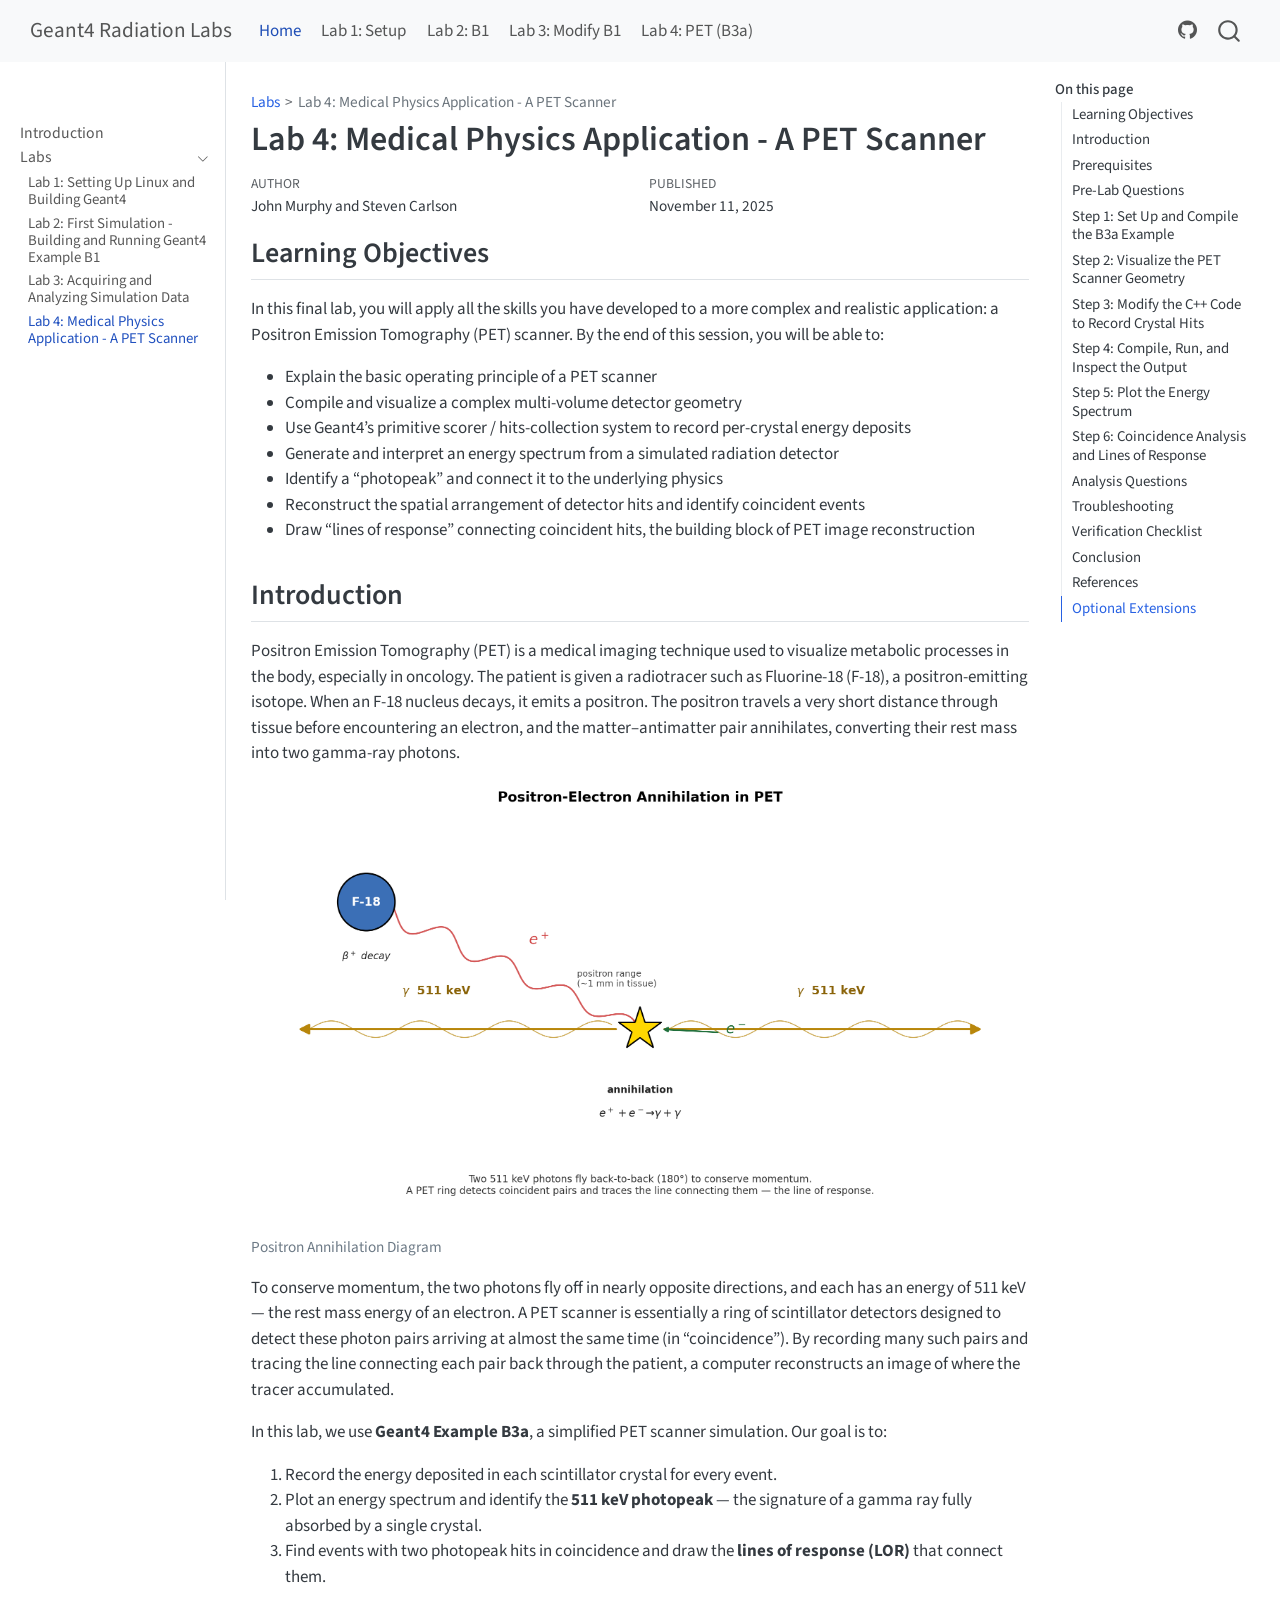
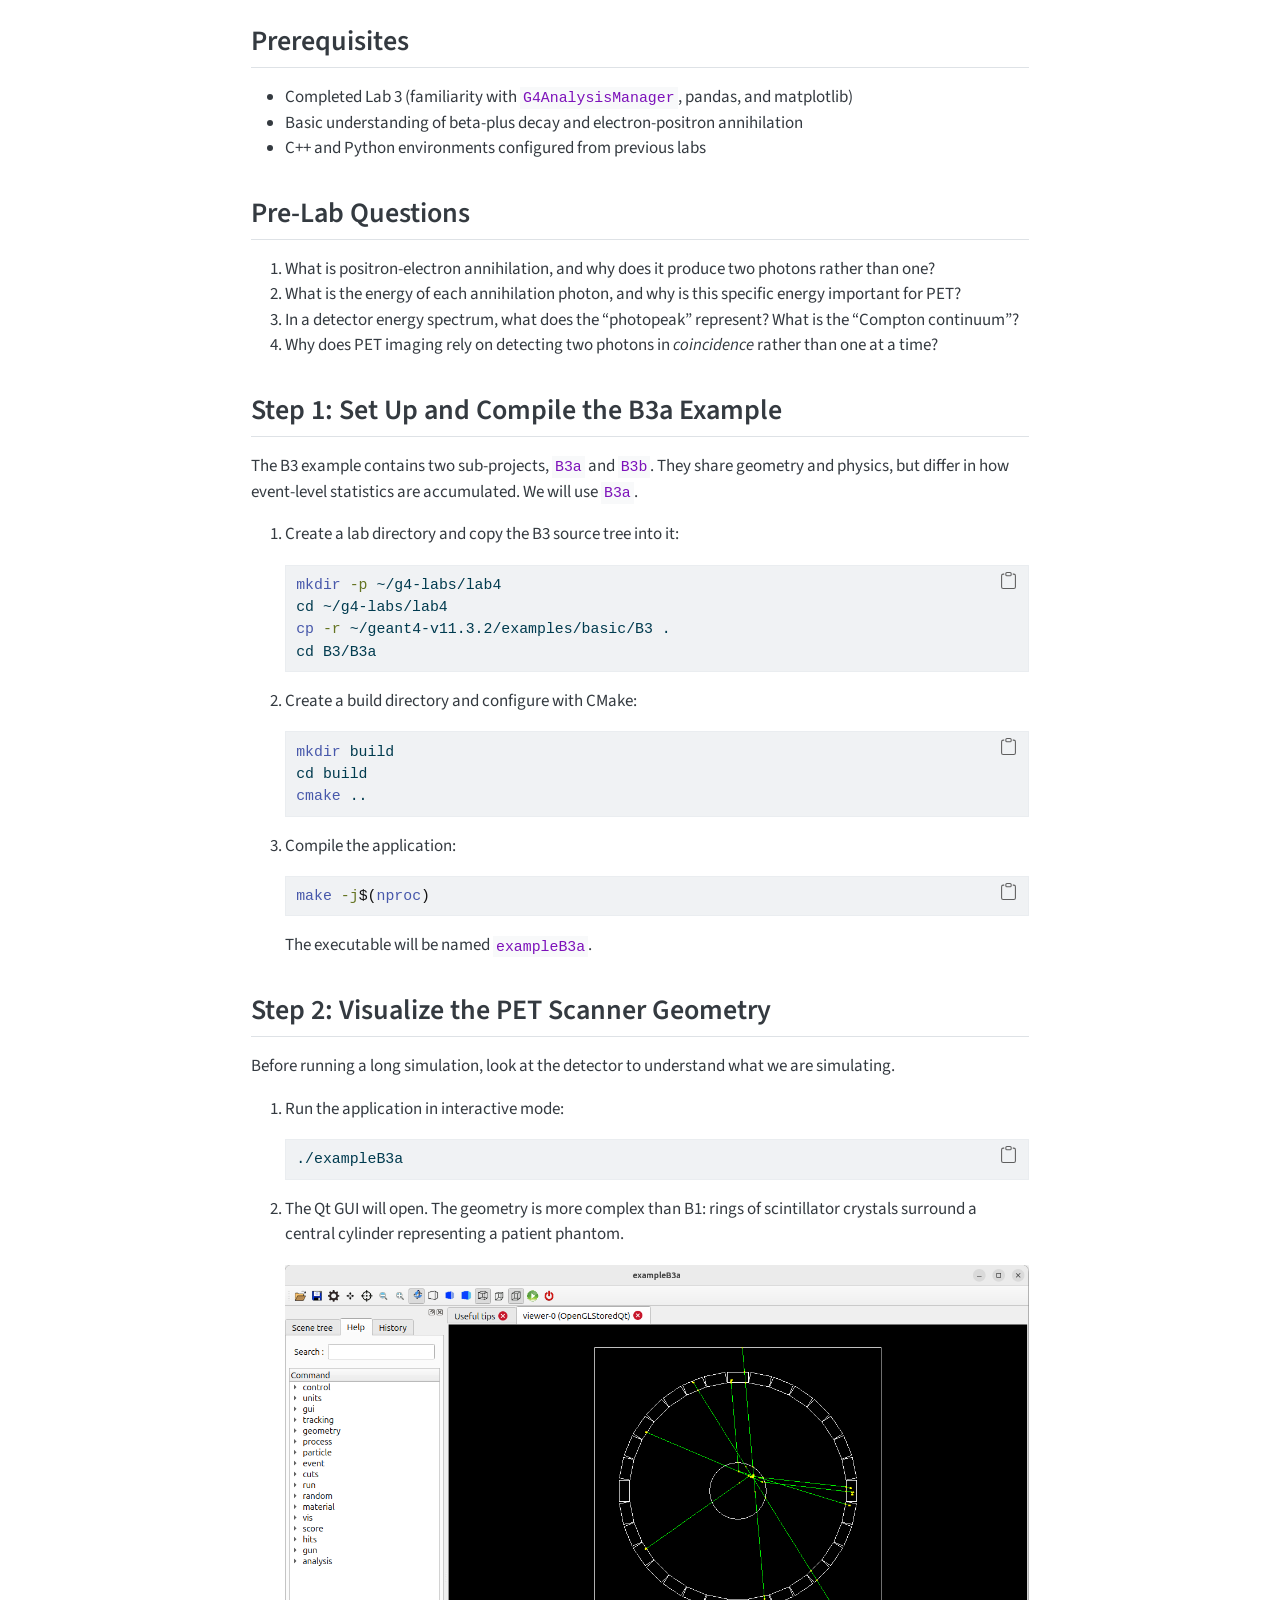
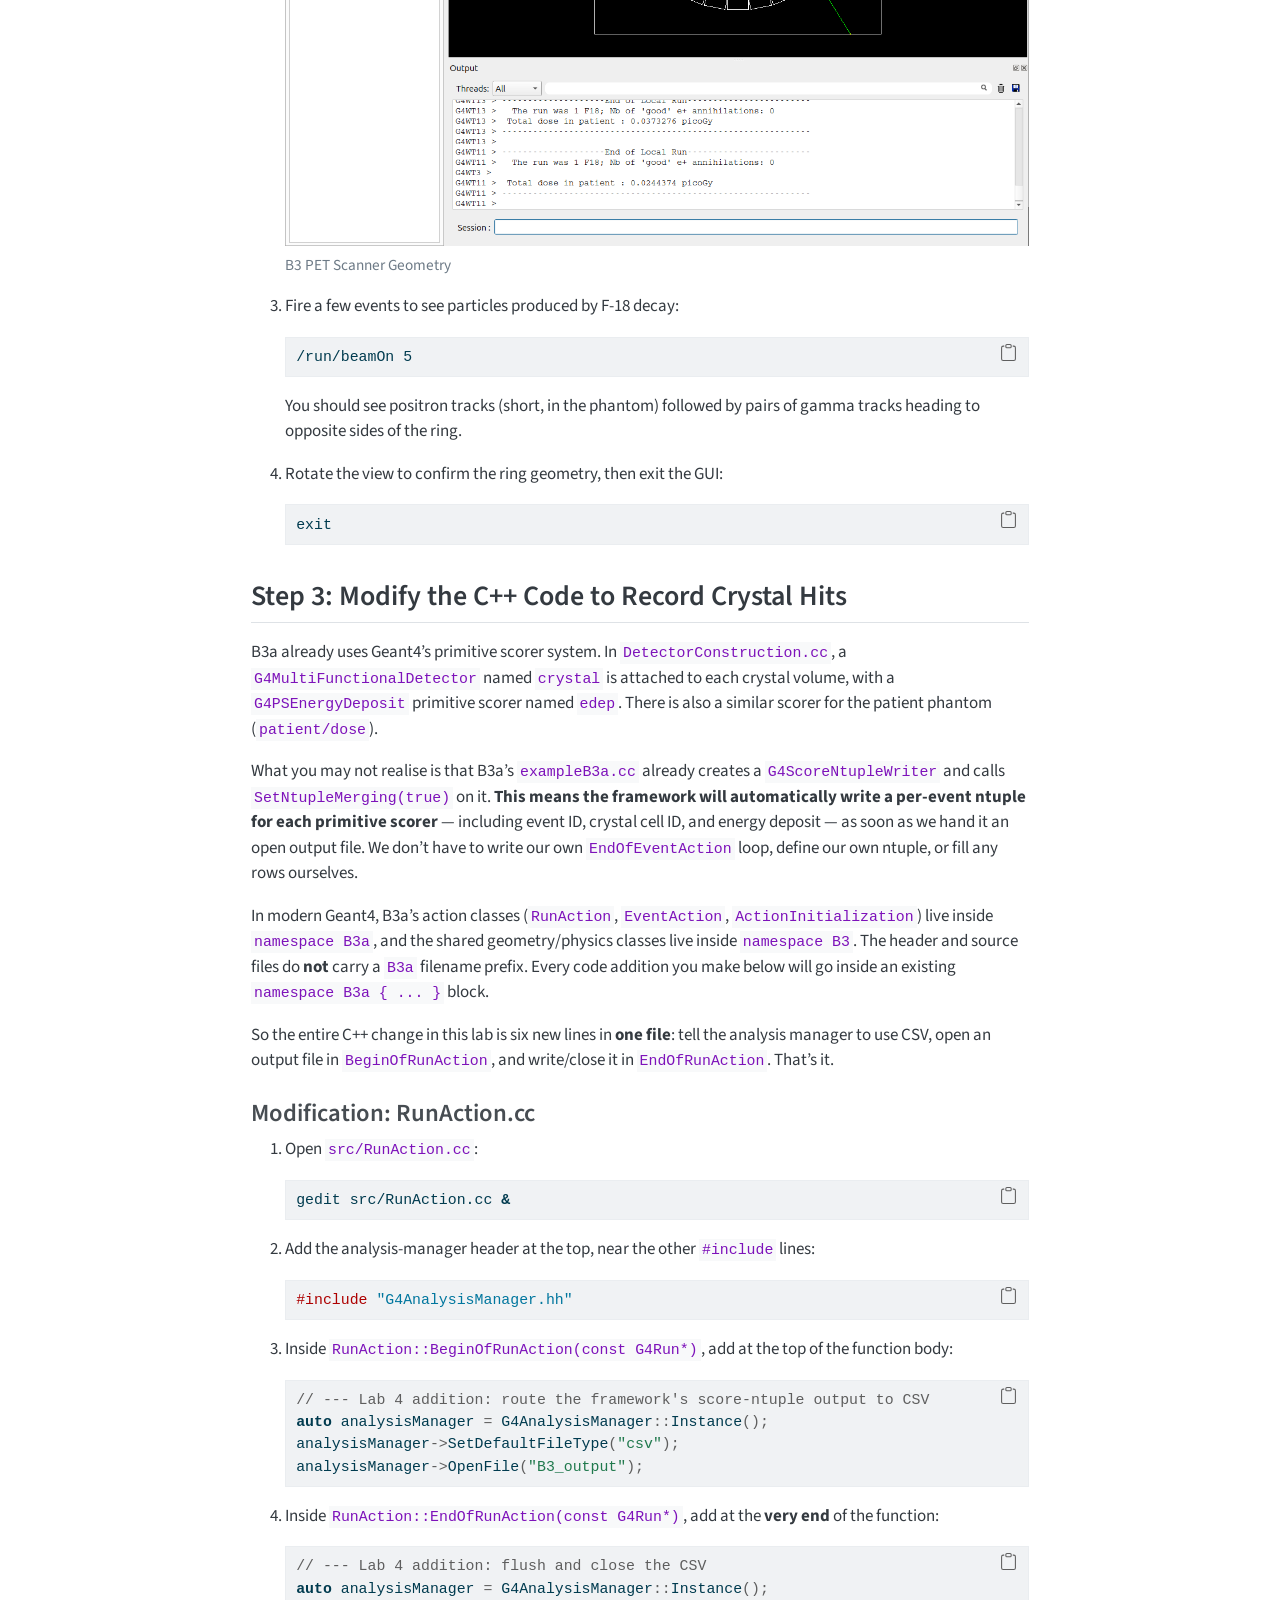
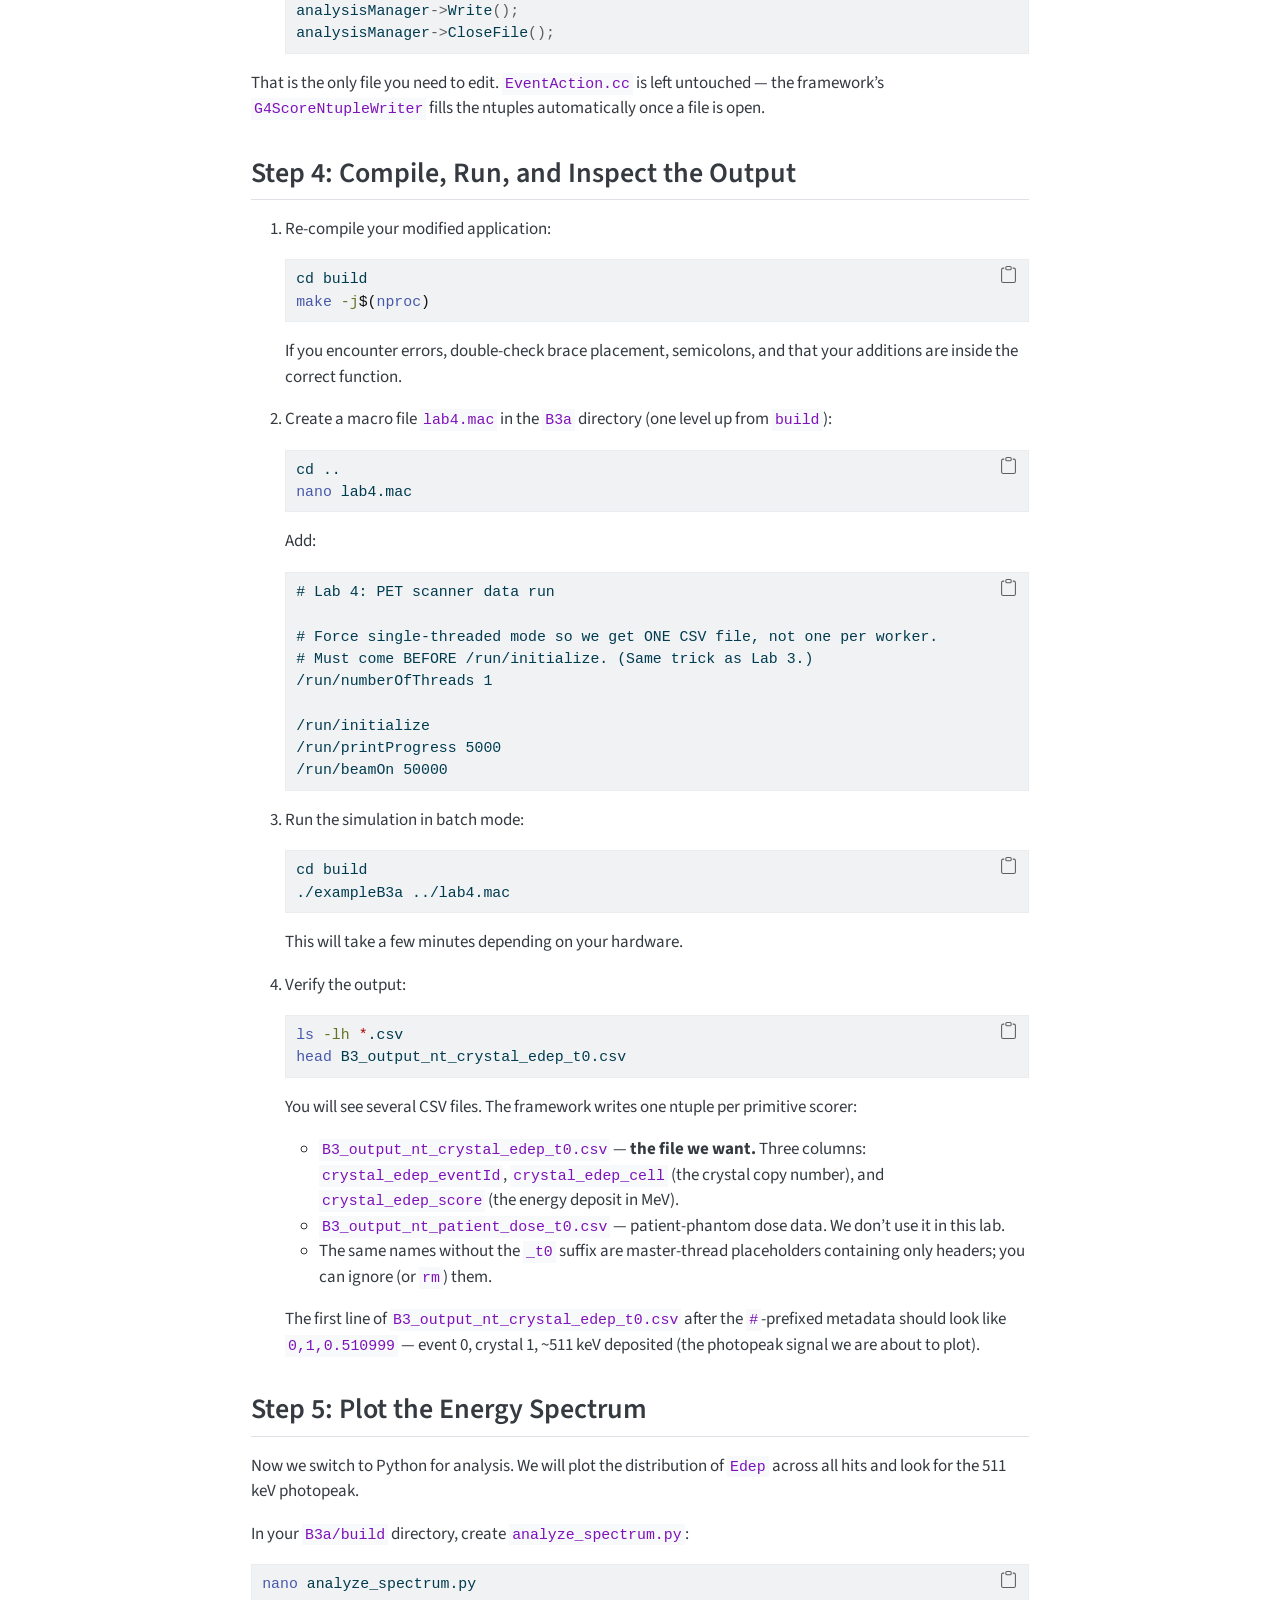
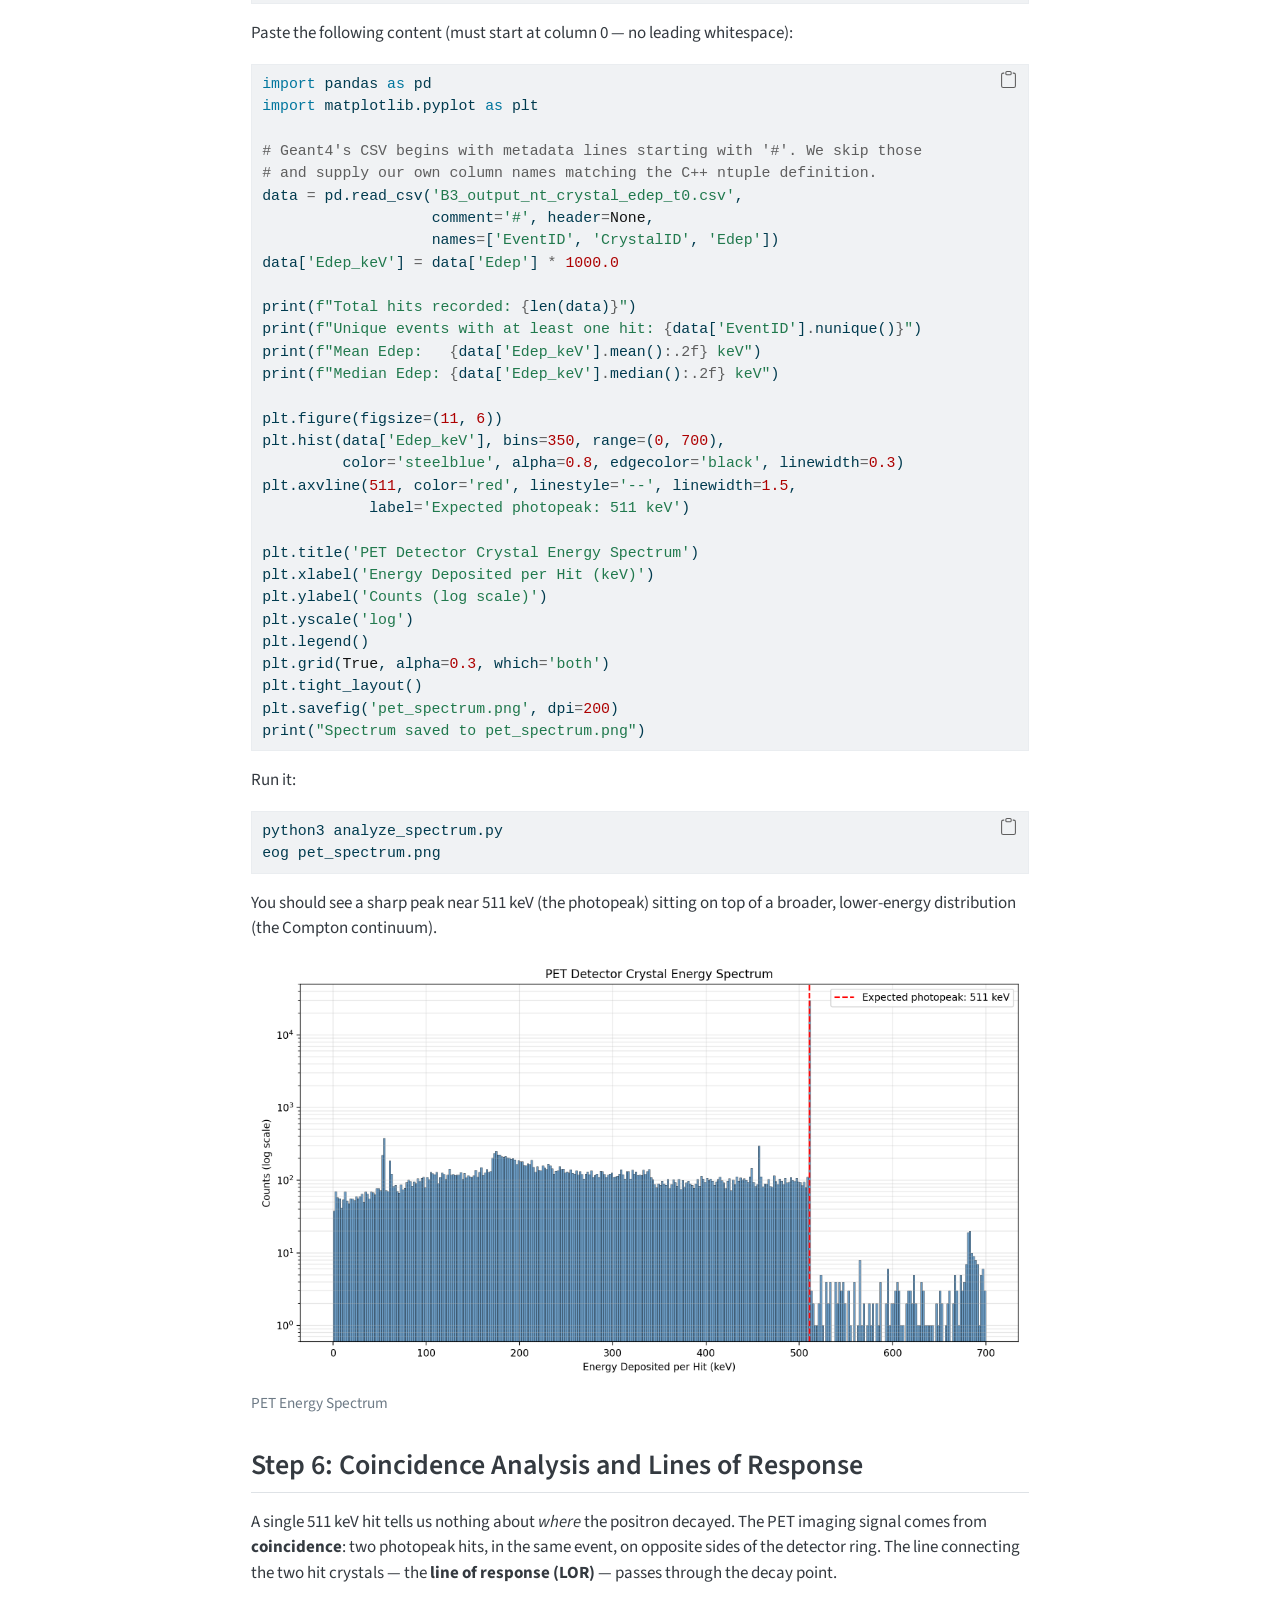
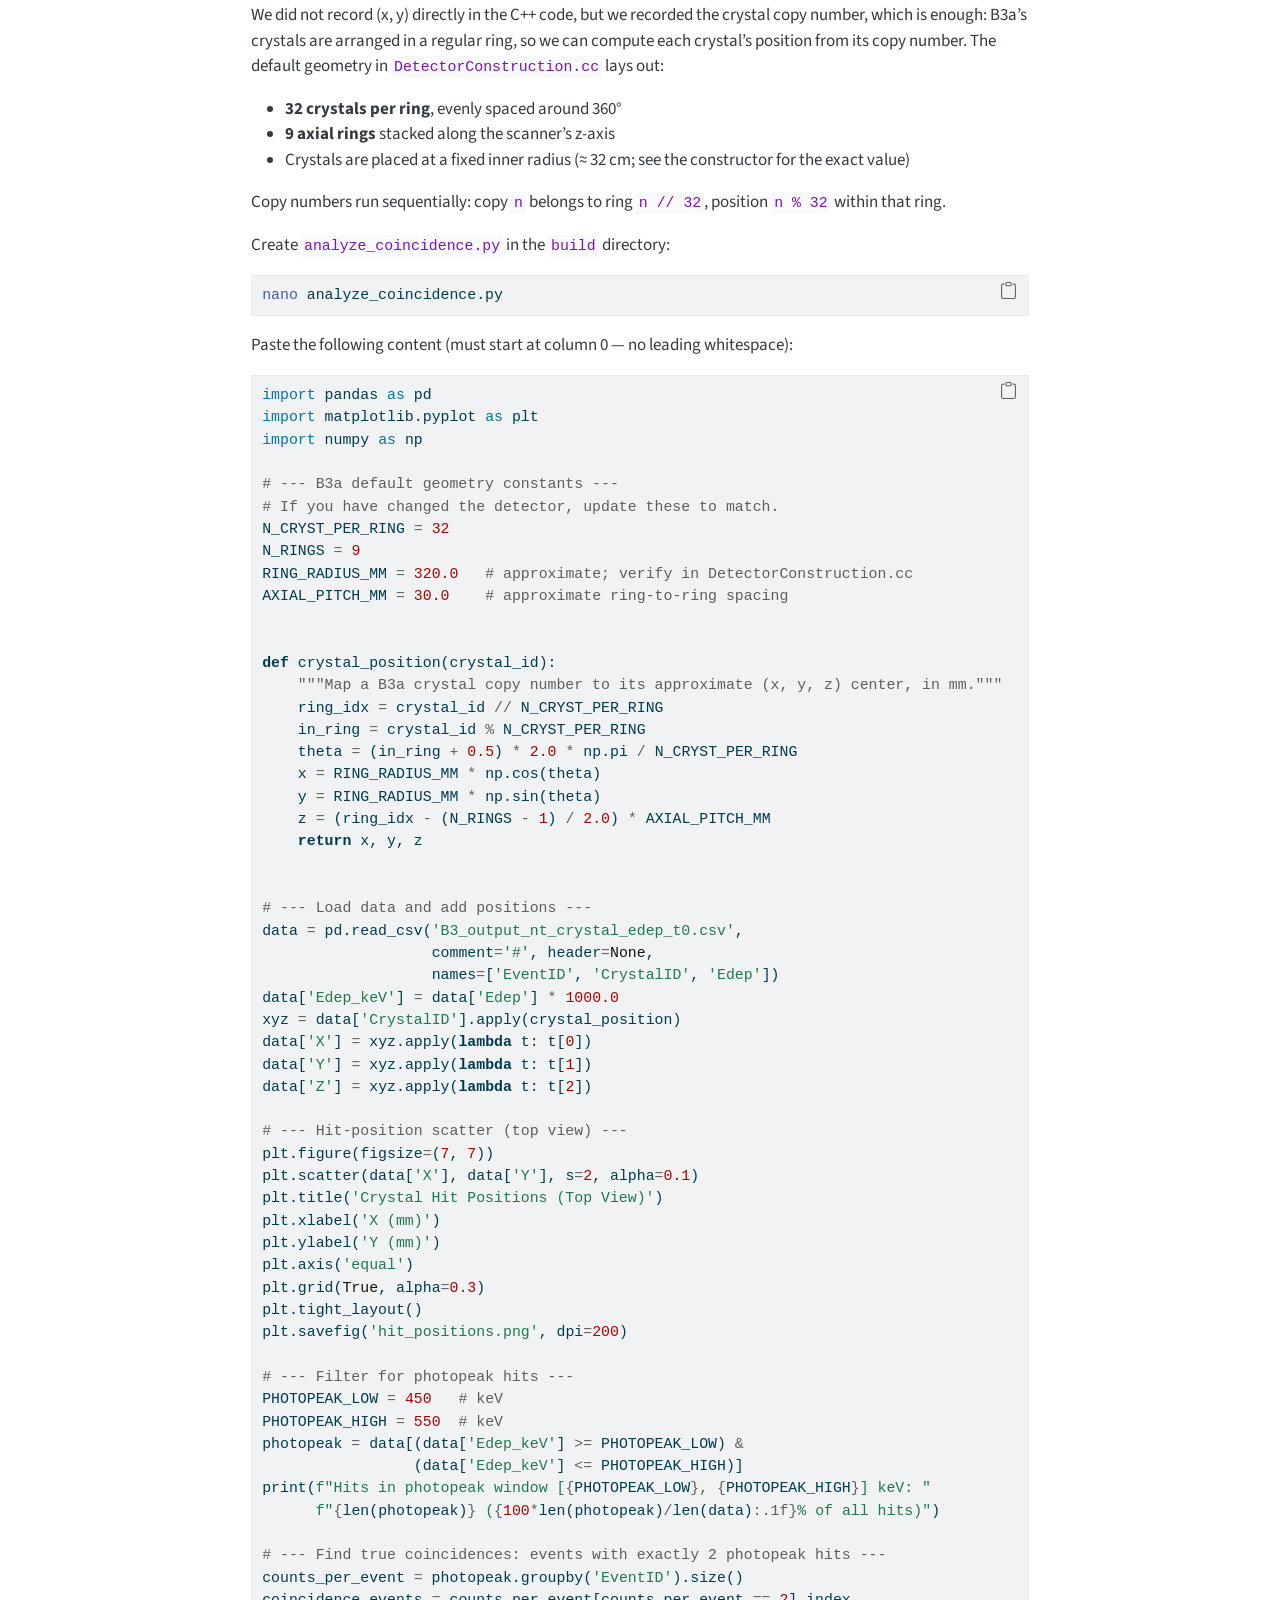
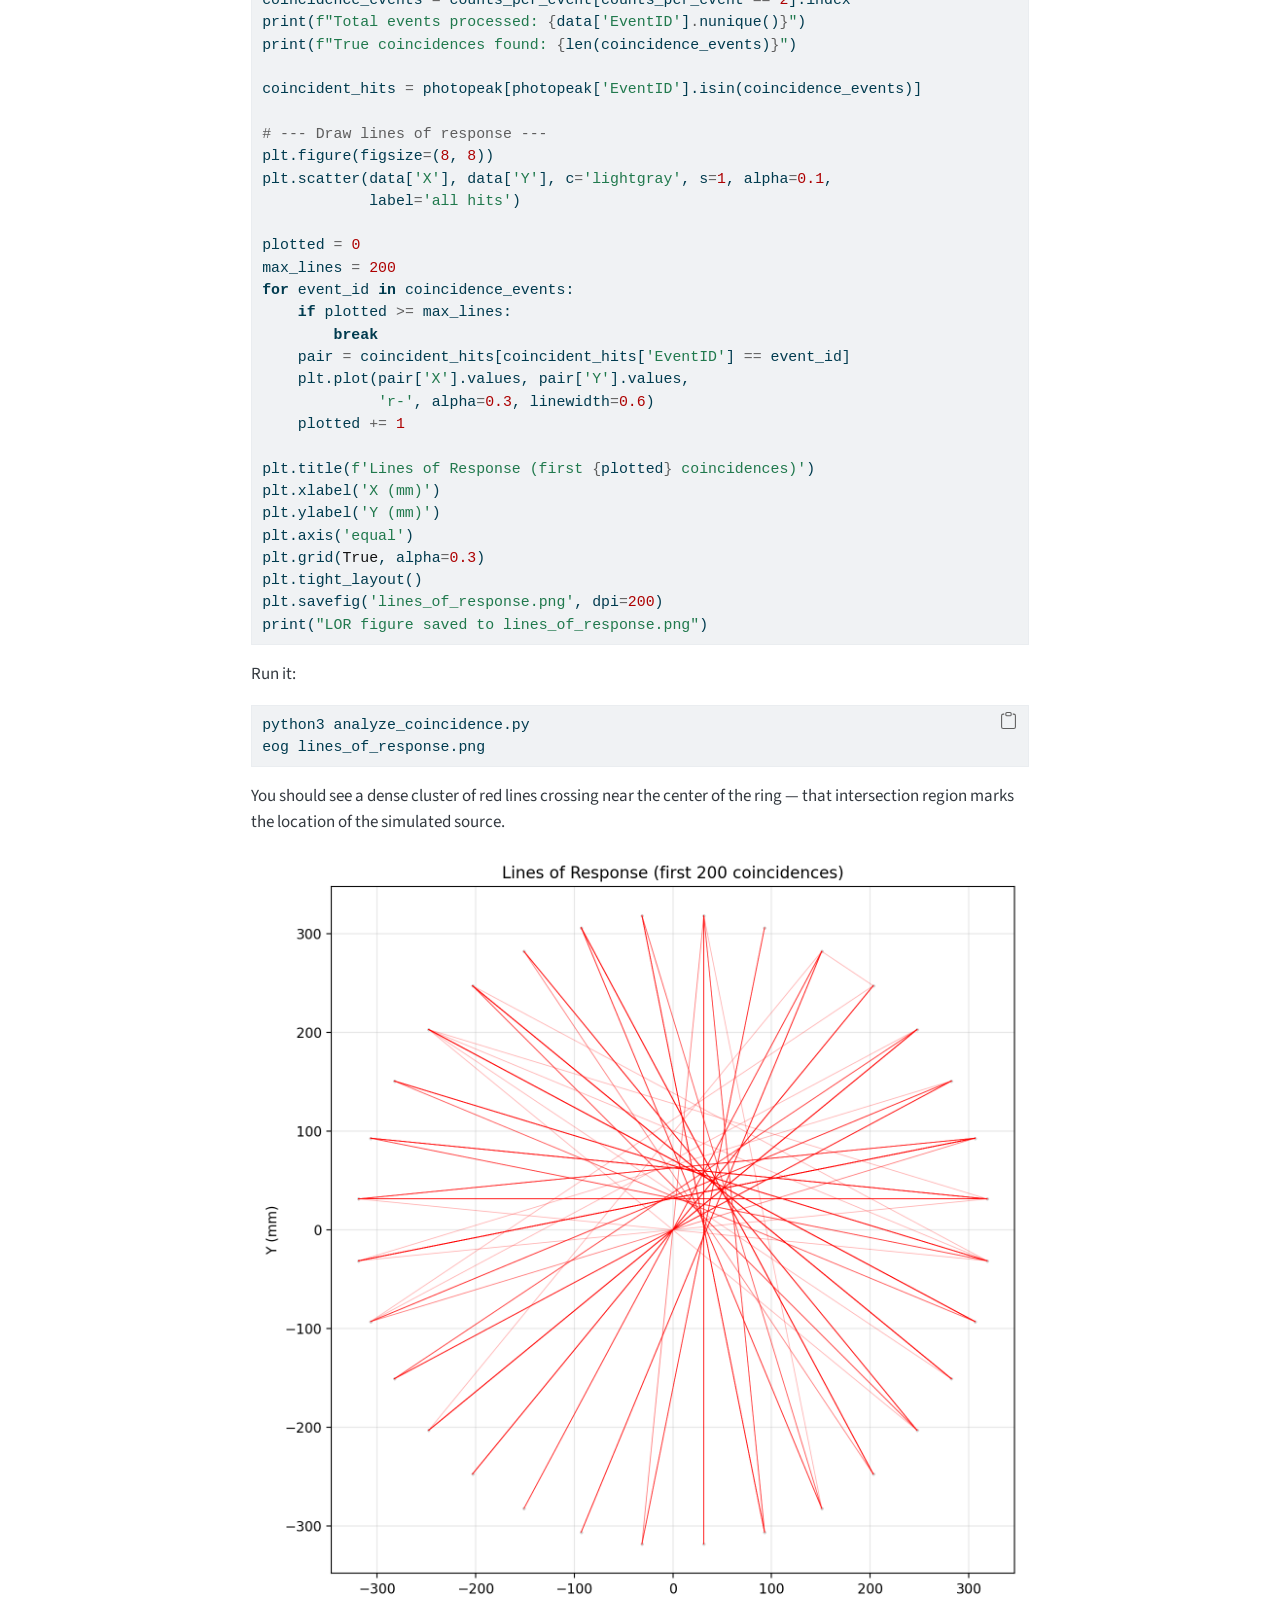
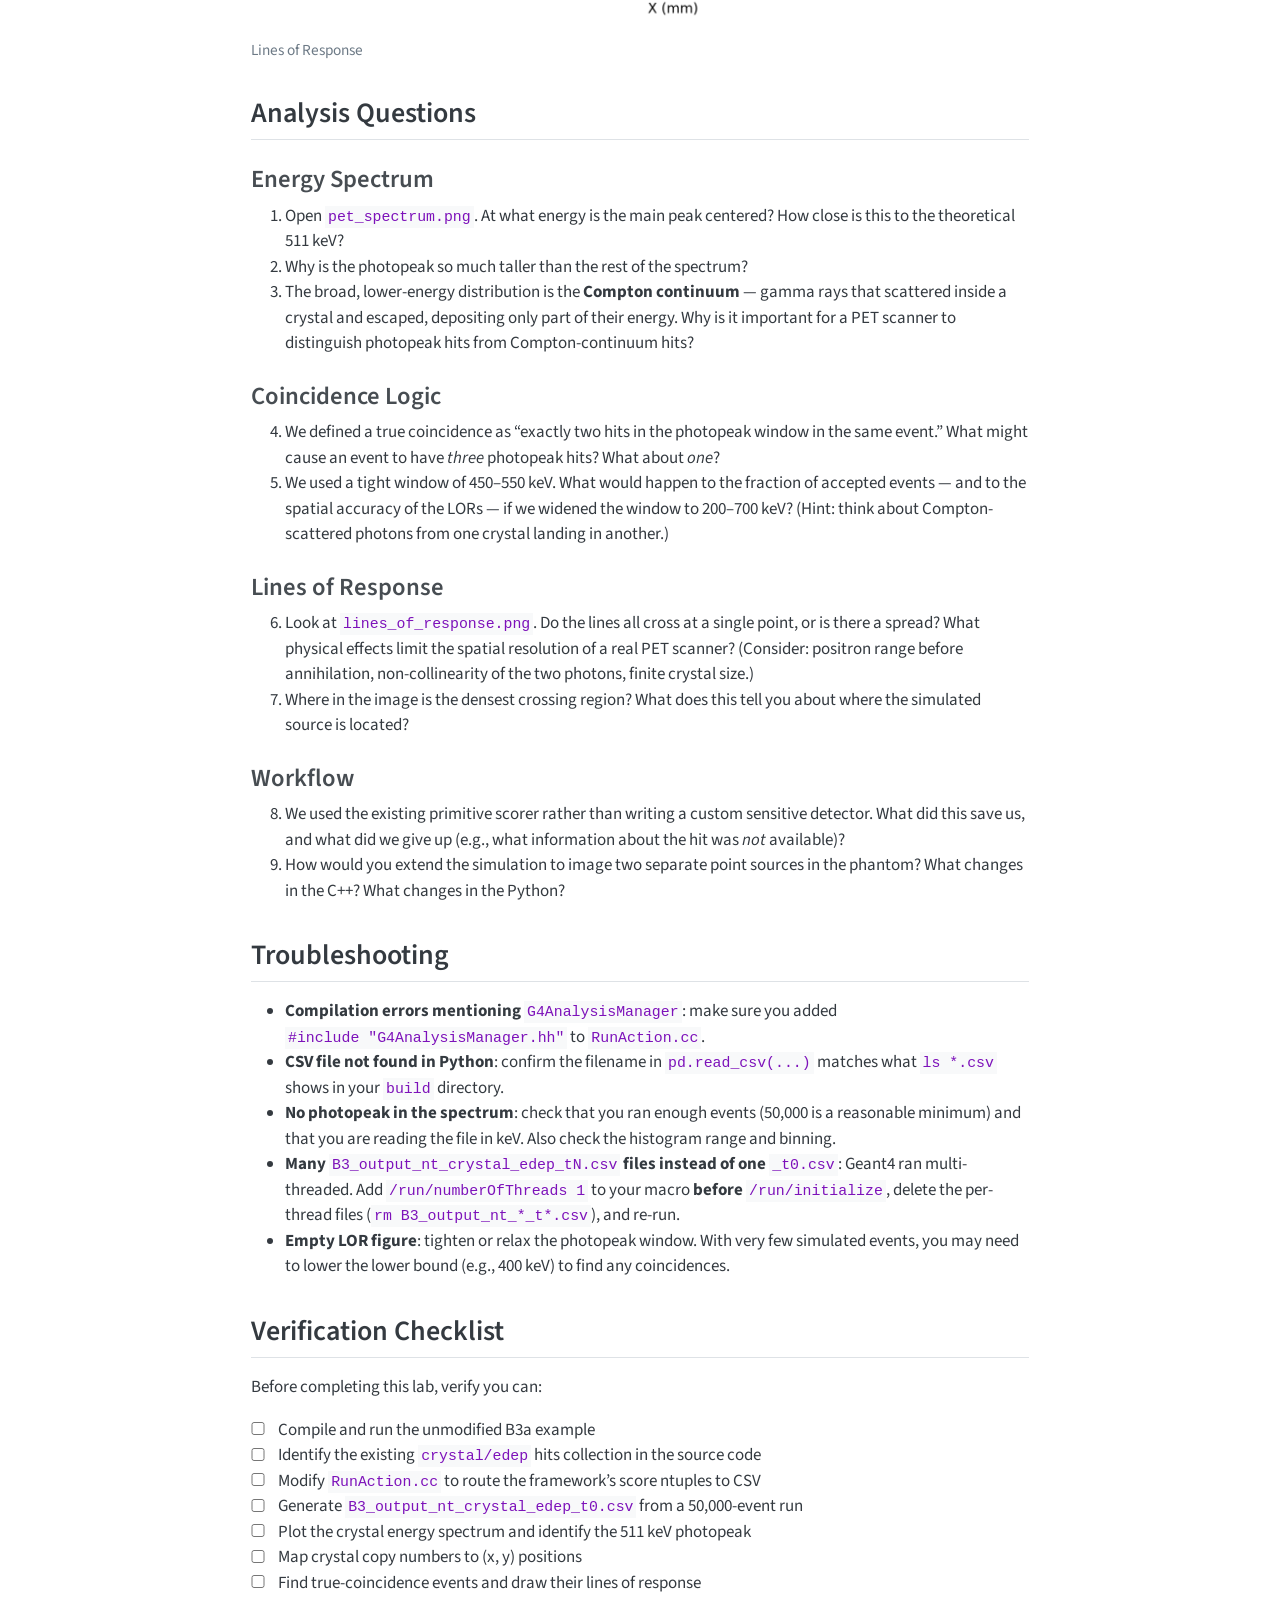
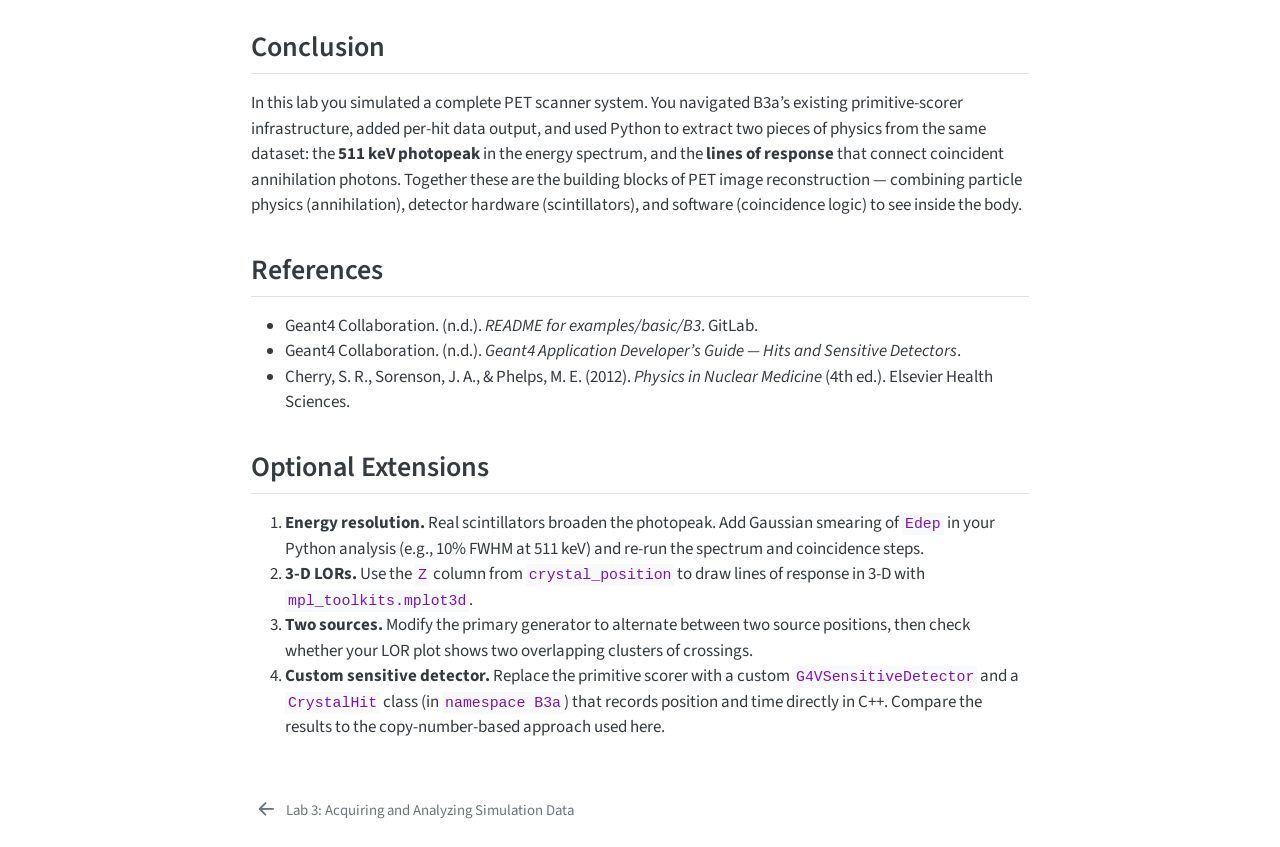
<file: lab4_exampleB3/lab4.html>
<!DOCTYPE html>
<html xmlns="http://www.w3.org/1999/xhtml" lang="en" xml:lang="en"><head>

<meta charset="utf-8">
<meta name="generator" content="quarto-1.6.41">

<meta name="viewport" content="width=device-width, initial-scale=1.0, user-scalable=yes">

<meta name="author" content="John Murphy and Steven Carlson">
<meta name="dcterms.date" content="2025-11-11">

<title>Lab 4: Medical Physics Application - A PET Scanner – Geant4 Radiation Labs</title>
<style>
code{white-space: pre-wrap;}
span.smallcaps{font-variant: small-caps;}
div.columns{display: flex; gap: min(4vw, 1.5em);}
div.column{flex: auto; overflow-x: auto;}
div.hanging-indent{margin-left: 1.5em; text-indent: -1.5em;}
ul.task-list{list-style: none;}
ul.task-list li input[type="checkbox"] {
  width: 0.8em;
  margin: 0 0.8em 0.2em -1em; /* quarto-specific, see https://github.com/quarto-dev/quarto-cli/issues/4556 */ 
  vertical-align: middle;
}
/* CSS for syntax highlighting */
pre > code.sourceCode { white-space: pre; position: relative; }
pre > code.sourceCode > span { line-height: 1.25; }
pre > code.sourceCode > span:empty { height: 1.2em; }
.sourceCode { overflow: visible; }
code.sourceCode > span { color: inherit; text-decoration: inherit; }
div.sourceCode { margin: 1em 0; }
pre.sourceCode { margin: 0; }
@media screen {
div.sourceCode { overflow: auto; }
}
@media print {
pre > code.sourceCode { white-space: pre-wrap; }
pre > code.sourceCode > span { display: inline-block; text-indent: -5em; padding-left: 5em; }
}
pre.numberSource code
  { counter-reset: source-line 0; }
pre.numberSource code > span
  { position: relative; left: -4em; counter-increment: source-line; }
pre.numberSource code > span > a:first-child::before
  { content: counter(source-line);
    position: relative; left: -1em; text-align: right; vertical-align: baseline;
    border: none; display: inline-block;
    -webkit-touch-callout: none; -webkit-user-select: none;
    -khtml-user-select: none; -moz-user-select: none;
    -ms-user-select: none; user-select: none;
    padding: 0 4px; width: 4em;
  }
pre.numberSource { margin-left: 3em;  padding-left: 4px; }
div.sourceCode
  {   }
@media screen {
pre > code.sourceCode > span > a:first-child::before { text-decoration: underline; }
}
</style>


<script src="../site_libs/quarto-nav/quarto-nav.js"></script>
<script src="../site_libs/quarto-nav/headroom.min.js"></script>
<script src="../site_libs/clipboard/clipboard.min.js"></script>
<script src="../site_libs/quarto-search/autocomplete.umd.js"></script>
<script src="../site_libs/quarto-search/fuse.min.js"></script>
<script src="../site_libs/quarto-search/quarto-search.js"></script>
<meta name="quarto:offset" content="../">
<link href="../lab3_modifyB1/lab3.html" rel="prev">
<script src="../site_libs/quarto-html/quarto.js"></script>
<script src="../site_libs/quarto-html/popper.min.js"></script>
<script src="../site_libs/quarto-html/tippy.umd.min.js"></script>
<script src="../site_libs/quarto-html/anchor.min.js"></script>
<link href="../site_libs/quarto-html/tippy.css" rel="stylesheet">
<link href="../site_libs/quarto-html/quarto-syntax-highlighting-48ffa3e5b9d089919c6712c39e5b00f2.css" rel="stylesheet" id="quarto-text-highlighting-styles">
<script src="../site_libs/bootstrap/bootstrap.min.js"></script>
<link href="../site_libs/bootstrap/bootstrap-icons.css" rel="stylesheet">
<link href="../site_libs/bootstrap/bootstrap-c85aa45615bc724621e561d3dca1e930.min.css" rel="stylesheet" append-hash="true" id="quarto-bootstrap" data-mode="light">
<script id="quarto-search-options" type="application/json">{
  "location": "navbar",
  "copy-button": false,
  "collapse-after": 3,
  "panel-placement": "end",
  "type": "overlay",
  "limit": 50,
  "keyboard-shortcut": [
    "f",
    "/",
    "s"
  ],
  "show-item-context": false,
  "language": {
    "search-no-results-text": "No results",
    "search-matching-documents-text": "matching documents",
    "search-copy-link-title": "Copy link to search",
    "search-hide-matches-text": "Hide additional matches",
    "search-more-match-text": "more match in this document",
    "search-more-matches-text": "more matches in this document",
    "search-clear-button-title": "Clear",
    "search-text-placeholder": "",
    "search-detached-cancel-button-title": "Cancel",
    "search-submit-button-title": "Submit",
    "search-label": "Search"
  }
}</script>


</head>

<body class="nav-sidebar docked nav-fixed">

<div id="quarto-search-results"></div>
  <header id="quarto-header" class="headroom fixed-top">
    <nav class="navbar navbar-expand-lg " data-bs-theme="dark">
      <div class="navbar-container container-fluid">
      <div class="navbar-brand-container mx-auto">
    <a class="navbar-brand" href="../index.html">
    <span class="navbar-title">Geant4 Radiation Labs</span>
    </a>
  </div>
            <div id="quarto-search" class="" title="Search"></div>
          <button class="navbar-toggler" type="button" data-bs-toggle="collapse" data-bs-target="#navbarCollapse" aria-controls="navbarCollapse" role="menu" aria-expanded="false" aria-label="Toggle navigation" onclick="if (window.quartoToggleHeadroom) { window.quartoToggleHeadroom(); }">
  <span class="navbar-toggler-icon"></span>
</button>
          <div class="collapse navbar-collapse" id="navbarCollapse">
            <ul class="navbar-nav navbar-nav-scroll me-auto">
  <li class="nav-item">
    <a class="nav-link active" href="../index.html" aria-current="page"> 
<span class="menu-text">Home</span></a>
  </li>  
  <li class="nav-item">
    <a class="nav-link" href="../lab1_setup/lab1.html"> 
<span class="menu-text">Lab 1: Setup</span></a>
  </li>  
  <li class="nav-item">
    <a class="nav-link" href="../lab2_exampleB1/lab2.html"> 
<span class="menu-text">Lab 2: B1</span></a>
  </li>  
  <li class="nav-item">
    <a class="nav-link" href="../lab3_modifyB1/lab3.html"> 
<span class="menu-text">Lab 3: Modify B1</span></a>
  </li>  
  <li class="nav-item">
    <a class="nav-link" href="../lab4_exampleB3/lab4.html"> 
<span class="menu-text">Lab 4: PET (B3a)</span></a>
  </li>  
</ul>
            <ul class="navbar-nav navbar-nav-scroll ms-auto">
  <li class="nav-item compact">
    <a class="nav-link" href="https://github.com/jwinterm/geant4-radiation-labs"> <i class="bi bi-github" role="img" aria-label="GitHub repo">
</i> 
<span class="menu-text"></span></a>
  </li>  
</ul>
          </div> <!-- /navcollapse -->
            <div class="quarto-navbar-tools">
</div>
      </div> <!-- /container-fluid -->
    </nav>
  <nav class="quarto-secondary-nav">
    <div class="container-fluid d-flex">
      <button type="button" class="quarto-btn-toggle btn" data-bs-toggle="collapse" role="button" data-bs-target=".quarto-sidebar-collapse-item" aria-controls="quarto-sidebar" aria-expanded="false" aria-label="Toggle sidebar navigation" onclick="if (window.quartoToggleHeadroom) { window.quartoToggleHeadroom(); }">
        <i class="bi bi-layout-text-sidebar-reverse"></i>
      </button>
        <nav class="quarto-page-breadcrumbs" aria-label="breadcrumb"><ol class="breadcrumb"><li class="breadcrumb-item"><a href="../lab1_setup/lab1.html">Labs</a></li><li class="breadcrumb-item"><a href="../lab4_exampleB3/lab4.html">Lab 4: Medical Physics Application - A PET Scanner</a></li></ol></nav>
        <a class="flex-grow-1" role="navigation" data-bs-toggle="collapse" data-bs-target=".quarto-sidebar-collapse-item" aria-controls="quarto-sidebar" aria-expanded="false" aria-label="Toggle sidebar navigation" onclick="if (window.quartoToggleHeadroom) { window.quartoToggleHeadroom(); }">      
        </a>
      <button type="button" class="btn quarto-search-button" aria-label="Search" onclick="window.quartoOpenSearch();">
        <i class="bi bi-search"></i>
      </button>
    </div>
  </nav>
</header>
<!-- content -->
<div id="quarto-content" class="quarto-container page-columns page-rows-contents page-layout-article page-navbar">
<!-- sidebar -->
  <nav id="quarto-sidebar" class="sidebar collapse collapse-horizontal quarto-sidebar-collapse-item sidebar-navigation docked overflow-auto">
        <div class="mt-2 flex-shrink-0 align-items-center">
        <div class="sidebar-search">
        <div id="quarto-search" class="" title="Search"></div>
        </div>
        </div>
    <div class="sidebar-menu-container"> 
    <ul class="list-unstyled mt-1">
        <li class="sidebar-item">
  <div class="sidebar-item-container"> 
  <a href="../index.html" class="sidebar-item-text sidebar-link">
 <span class="menu-text">Introduction</span></a>
  </div>
</li>
        <li class="sidebar-item sidebar-item-section">
      <div class="sidebar-item-container"> 
            <a class="sidebar-item-text sidebar-link text-start" data-bs-toggle="collapse" data-bs-target="#quarto-sidebar-section-1" role="navigation" aria-expanded="true">
 <span class="menu-text">Labs</span></a>
          <a class="sidebar-item-toggle text-start" data-bs-toggle="collapse" data-bs-target="#quarto-sidebar-section-1" role="navigation" aria-expanded="true" aria-label="Toggle section">
            <i class="bi bi-chevron-right ms-2"></i>
          </a> 
      </div>
      <ul id="quarto-sidebar-section-1" class="collapse list-unstyled sidebar-section depth1 show">  
          <li class="sidebar-item">
  <div class="sidebar-item-container"> 
  <a href="../lab1_setup/lab1.html" class="sidebar-item-text sidebar-link">
 <span class="menu-text">Lab 1: Setting Up Linux and Building Geant4</span></a>
  </div>
</li>
          <li class="sidebar-item">
  <div class="sidebar-item-container"> 
  <a href="../lab2_exampleB1/lab2.html" class="sidebar-item-text sidebar-link">
 <span class="menu-text">Lab 2: First Simulation - Building and Running Geant4 Example B1</span></a>
  </div>
</li>
          <li class="sidebar-item">
  <div class="sidebar-item-container"> 
  <a href="../lab3_modifyB1/lab3.html" class="sidebar-item-text sidebar-link">
 <span class="menu-text">Lab 3: Acquiring and Analyzing Simulation Data</span></a>
  </div>
</li>
          <li class="sidebar-item">
  <div class="sidebar-item-container"> 
  <a href="../lab4_exampleB3/lab4.html" class="sidebar-item-text sidebar-link active">
 <span class="menu-text">Lab 4: Medical Physics Application - A PET Scanner</span></a>
  </div>
</li>
      </ul>
  </li>
    </ul>
    </div>
</nav>
<div id="quarto-sidebar-glass" class="quarto-sidebar-collapse-item" data-bs-toggle="collapse" data-bs-target=".quarto-sidebar-collapse-item"></div>
<!-- margin-sidebar -->
    <div id="quarto-margin-sidebar" class="sidebar margin-sidebar">
        <nav id="TOC" role="doc-toc" class="toc-active">
    <h2 id="toc-title">On this page</h2>
   
  <ul>
  <li><a href="#learning-objectives" id="toc-learning-objectives" class="nav-link active" data-scroll-target="#learning-objectives">Learning Objectives</a></li>
  <li><a href="#introduction" id="toc-introduction" class="nav-link" data-scroll-target="#introduction">Introduction</a></li>
  <li><a href="#prerequisites" id="toc-prerequisites" class="nav-link" data-scroll-target="#prerequisites">Prerequisites</a></li>
  <li><a href="#pre-lab-questions" id="toc-pre-lab-questions" class="nav-link" data-scroll-target="#pre-lab-questions">Pre-Lab Questions</a></li>
  <li><a href="#step-1-set-up-and-compile-the-b3a-example" id="toc-step-1-set-up-and-compile-the-b3a-example" class="nav-link" data-scroll-target="#step-1-set-up-and-compile-the-b3a-example">Step 1: Set Up and Compile the B3a Example</a></li>
  <li><a href="#step-2-visualize-the-pet-scanner-geometry" id="toc-step-2-visualize-the-pet-scanner-geometry" class="nav-link" data-scroll-target="#step-2-visualize-the-pet-scanner-geometry">Step 2: Visualize the PET Scanner Geometry</a></li>
  <li><a href="#step-3-modify-the-c-code-to-record-crystal-hits" id="toc-step-3-modify-the-c-code-to-record-crystal-hits" class="nav-link" data-scroll-target="#step-3-modify-the-c-code-to-record-crystal-hits">Step 3: Modify the C++ Code to Record Crystal Hits</a>
  <ul class="collapse">
  <li><a href="#modification-runaction.cc" id="toc-modification-runaction.cc" class="nav-link" data-scroll-target="#modification-runaction.cc">Modification: RunAction.cc</a></li>
  </ul></li>
  <li><a href="#step-4-compile-run-and-inspect-the-output" id="toc-step-4-compile-run-and-inspect-the-output" class="nav-link" data-scroll-target="#step-4-compile-run-and-inspect-the-output">Step 4: Compile, Run, and Inspect the Output</a></li>
  <li><a href="#step-5-plot-the-energy-spectrum" id="toc-step-5-plot-the-energy-spectrum" class="nav-link" data-scroll-target="#step-5-plot-the-energy-spectrum">Step 5: Plot the Energy Spectrum</a></li>
  <li><a href="#step-6-coincidence-analysis-and-lines-of-response" id="toc-step-6-coincidence-analysis-and-lines-of-response" class="nav-link" data-scroll-target="#step-6-coincidence-analysis-and-lines-of-response">Step 6: Coincidence Analysis and Lines of Response</a></li>
  <li><a href="#analysis-questions" id="toc-analysis-questions" class="nav-link" data-scroll-target="#analysis-questions">Analysis Questions</a>
  <ul class="collapse">
  <li><a href="#energy-spectrum" id="toc-energy-spectrum" class="nav-link" data-scroll-target="#energy-spectrum">Energy Spectrum</a></li>
  <li><a href="#coincidence-logic" id="toc-coincidence-logic" class="nav-link" data-scroll-target="#coincidence-logic">Coincidence Logic</a></li>
  <li><a href="#lines-of-response" id="toc-lines-of-response" class="nav-link" data-scroll-target="#lines-of-response">Lines of Response</a></li>
  <li><a href="#workflow" id="toc-workflow" class="nav-link" data-scroll-target="#workflow">Workflow</a></li>
  </ul></li>
  <li><a href="#troubleshooting" id="toc-troubleshooting" class="nav-link" data-scroll-target="#troubleshooting">Troubleshooting</a></li>
  <li><a href="#verification-checklist" id="toc-verification-checklist" class="nav-link" data-scroll-target="#verification-checklist">Verification Checklist</a></li>
  <li><a href="#conclusion" id="toc-conclusion" class="nav-link" data-scroll-target="#conclusion">Conclusion</a></li>
  <li><a href="#references" id="toc-references" class="nav-link" data-scroll-target="#references">References</a></li>
  <li><a href="#optional-extensions" id="toc-optional-extensions" class="nav-link" data-scroll-target="#optional-extensions">Optional Extensions</a></li>
  </ul>
</nav>
    </div>
<!-- main -->
<main class="content" id="quarto-document-content">

<header id="title-block-header" class="quarto-title-block default"><nav class="quarto-page-breadcrumbs quarto-title-breadcrumbs d-none d-lg-block" aria-label="breadcrumb"><ol class="breadcrumb"><li class="breadcrumb-item"><a href="../lab1_setup/lab1.html">Labs</a></li><li class="breadcrumb-item"><a href="../lab4_exampleB3/lab4.html">Lab 4: Medical Physics Application - A PET Scanner</a></li></ol></nav>
<div class="quarto-title">
<h1 class="title">Lab 4: Medical Physics Application - A PET Scanner</h1>
</div>



<div class="quarto-title-meta">

    <div>
    <div class="quarto-title-meta-heading">Author</div>
    <div class="quarto-title-meta-contents">
             <p>John Murphy and Steven Carlson </p>
          </div>
  </div>
    
    <div>
    <div class="quarto-title-meta-heading">Published</div>
    <div class="quarto-title-meta-contents">
      <p class="date">November 11, 2025</p>
    </div>
  </div>
  
    
  </div>
  


</header>


<section id="learning-objectives" class="level2">
<h2 class="anchored" data-anchor-id="learning-objectives">Learning Objectives</h2>
<p>In this final lab, you will apply all the skills you have developed to a more complex and realistic application: a Positron Emission Tomography (PET) scanner. By the end of this session, you will be able to:</p>
<ul>
<li>Explain the basic operating principle of a PET scanner</li>
<li>Compile and visualize a complex multi-volume detector geometry</li>
<li>Use Geant4’s primitive scorer / hits-collection system to record per-crystal energy deposits</li>
<li>Generate and interpret an energy spectrum from a simulated radiation detector</li>
<li>Identify a “photopeak” and connect it to the underlying physics</li>
<li>Reconstruct the spatial arrangement of detector hits and identify coincident events</li>
<li>Draw “lines of response” connecting coincident hits, the building block of PET image reconstruction</li>
</ul>
</section>
<section id="introduction" class="level2">
<h2 class="anchored" data-anchor-id="introduction">Introduction</h2>
<p>Positron Emission Tomography (PET) is a medical imaging technique used to visualize metabolic processes in the body, especially in oncology. The patient is given a radiotracer such as Fluorine-18 (F-18), a positron-emitting isotope. When an F-18 nucleus decays, it emits a positron. The positron travels a very short distance through tissue before encountering an electron, and the matter–antimatter pair annihilates, converting their rest mass into two gamma-ray photons.</p>
<div class="quarto-figure quarto-figure-center">
<figure class="figure">
<p><img src="img/annihilation_diagram.png" class="img-fluid figure-img"></p>
<figcaption>Positron Annihilation Diagram</figcaption>
</figure>
</div>
<p>To conserve momentum, the two photons fly off in nearly opposite directions, and each has an energy of 511 keV — the rest mass energy of an electron. A PET scanner is essentially a ring of scintillator detectors designed to detect these photon pairs arriving at almost the same time (in “coincidence”). By recording many such pairs and tracing the line connecting each pair back through the patient, a computer reconstructs an image of where the tracer accumulated.</p>
<p>In this lab, we use <strong>Geant4 Example B3a</strong>, a simplified PET scanner simulation. Our goal is to:</p>
<ol type="1">
<li>Record the energy deposited in each scintillator crystal for every event.</li>
<li>Plot an energy spectrum and identify the <strong>511 keV photopeak</strong> — the signature of a gamma ray fully absorbed by a single crystal.</li>
<li>Find events with two photopeak hits in coincidence and draw the <strong>lines of response (LOR)</strong> that connect them.</li>
</ol>
</section>
<section id="prerequisites" class="level2">
<h2 class="anchored" data-anchor-id="prerequisites">Prerequisites</h2>
<ul>
<li>Completed Lab 3 (familiarity with <code>G4AnalysisManager</code>, pandas, and matplotlib)</li>
<li>Basic understanding of beta-plus decay and electron-positron annihilation</li>
<li>C++ and Python environments configured from previous labs</li>
</ul>
</section>
<section id="pre-lab-questions" class="level2">
<h2 class="anchored" data-anchor-id="pre-lab-questions">Pre-Lab Questions</h2>
<ol type="1">
<li>What is positron-electron annihilation, and why does it produce two photons rather than one?</li>
<li>What is the energy of each annihilation photon, and why is this specific energy important for PET?</li>
<li>In a detector energy spectrum, what does the “photopeak” represent? What is the “Compton continuum”?</li>
<li>Why does PET imaging rely on detecting two photons in <em>coincidence</em> rather than one at a time?</li>
</ol>
</section>
<section id="step-1-set-up-and-compile-the-b3a-example" class="level2">
<h2 class="anchored" data-anchor-id="step-1-set-up-and-compile-the-b3a-example">Step 1: Set Up and Compile the B3a Example</h2>
<p>The B3 example contains two sub-projects, <code>B3a</code> and <code>B3b</code>. They share geometry and physics, but differ in how event-level statistics are accumulated. We will use <code>B3a</code>.</p>
<ol type="1">
<li><p>Create a lab directory and copy the B3 source tree into it:</p>
<div class="sourceCode" id="cb1"><pre class="sourceCode bash code-with-copy"><code class="sourceCode bash"><span id="cb1-1"><a href="#cb1-1" aria-hidden="true" tabindex="-1"></a><span class="fu">mkdir</span> <span class="at">-p</span> ~/g4-labs/lab4</span>
<span id="cb1-2"><a href="#cb1-2" aria-hidden="true" tabindex="-1"></a><span class="bu">cd</span> ~/g4-labs/lab4</span>
<span id="cb1-3"><a href="#cb1-3" aria-hidden="true" tabindex="-1"></a><span class="fu">cp</span> <span class="at">-r</span> ~/geant4-v11.3.2/examples/basic/B3 .</span>
<span id="cb1-4"><a href="#cb1-4" aria-hidden="true" tabindex="-1"></a><span class="bu">cd</span> B3/B3a</span></code><button title="Copy to Clipboard" class="code-copy-button"><i class="bi"></i></button></pre></div></li>
<li><p>Create a build directory and configure with CMake:</p>
<div class="sourceCode" id="cb2"><pre class="sourceCode bash code-with-copy"><code class="sourceCode bash"><span id="cb2-1"><a href="#cb2-1" aria-hidden="true" tabindex="-1"></a><span class="fu">mkdir</span> build</span>
<span id="cb2-2"><a href="#cb2-2" aria-hidden="true" tabindex="-1"></a><span class="bu">cd</span> build</span>
<span id="cb2-3"><a href="#cb2-3" aria-hidden="true" tabindex="-1"></a><span class="fu">cmake</span> ..</span></code><button title="Copy to Clipboard" class="code-copy-button"><i class="bi"></i></button></pre></div></li>
<li><p>Compile the application:</p>
<div class="sourceCode" id="cb3"><pre class="sourceCode bash code-with-copy"><code class="sourceCode bash"><span id="cb3-1"><a href="#cb3-1" aria-hidden="true" tabindex="-1"></a><span class="fu">make</span> <span class="at">-j</span><span class="va">$(</span><span class="fu">nproc</span><span class="va">)</span></span></code><button title="Copy to Clipboard" class="code-copy-button"><i class="bi"></i></button></pre></div>
<p>The executable will be named <code>exampleB3a</code>.</p></li>
</ol>
</section>
<section id="step-2-visualize-the-pet-scanner-geometry" class="level2">
<h2 class="anchored" data-anchor-id="step-2-visualize-the-pet-scanner-geometry">Step 2: Visualize the PET Scanner Geometry</h2>
<p>Before running a long simulation, look at the detector to understand what we are simulating.</p>
<ol type="1">
<li><p>Run the application in interactive mode:</p>
<div class="sourceCode" id="cb4"><pre class="sourceCode bash code-with-copy"><code class="sourceCode bash"><span id="cb4-1"><a href="#cb4-1" aria-hidden="true" tabindex="-1"></a><span class="ex">./exampleB3a</span></span></code><button title="Copy to Clipboard" class="code-copy-button"><i class="bi"></i></button></pre></div></li>
<li><p>The Qt GUI will open. The geometry is more complex than B1: rings of scintillator crystals surround a central cylinder representing a patient phantom.</p>
<div class="quarto-figure quarto-figure-center">
<figure class="figure">
<p><img src="img/b3_geometry.png" class="img-fluid figure-img"></p>
<figcaption>B3 PET Scanner Geometry</figcaption>
</figure>
</div></li>
<li><p>Fire a few events to see particles produced by F-18 decay:</p>
<div class="sourceCode" id="cb5"><pre class="sourceCode bash code-with-copy"><code class="sourceCode bash"><span id="cb5-1"><a href="#cb5-1" aria-hidden="true" tabindex="-1"></a><span class="ex">/run/beamOn</span> 5</span></code><button title="Copy to Clipboard" class="code-copy-button"><i class="bi"></i></button></pre></div>
<p>You should see positron tracks (short, in the phantom) followed by pairs of gamma tracks heading to opposite sides of the ring.</p></li>
<li><p>Rotate the view to confirm the ring geometry, then exit the GUI:</p>
<div class="sourceCode" id="cb6"><pre class="sourceCode bash code-with-copy"><code class="sourceCode bash"><span id="cb6-1"><a href="#cb6-1" aria-hidden="true" tabindex="-1"></a><span class="bu">exit</span></span></code><button title="Copy to Clipboard" class="code-copy-button"><i class="bi"></i></button></pre></div></li>
</ol>
</section>
<section id="step-3-modify-the-c-code-to-record-crystal-hits" class="level2">
<h2 class="anchored" data-anchor-id="step-3-modify-the-c-code-to-record-crystal-hits">Step 3: Modify the C++ Code to Record Crystal Hits</h2>
<p>B3a already uses Geant4’s primitive scorer system. In <code>DetectorConstruction.cc</code>, a <code>G4MultiFunctionalDetector</code> named <strong><code>crystal</code></strong> is attached to each crystal volume, with a <code>G4PSEnergyDeposit</code> primitive scorer named <strong><code>edep</code></strong>. There is also a similar scorer for the patient phantom (<code>patient/dose</code>).</p>
<p>What you may not realise is that B3a’s <code>exampleB3a.cc</code> already creates a <code>G4ScoreNtupleWriter</code> and calls <code>SetNtupleMerging(true)</code> on it. <strong>This means the framework will automatically write a per-event ntuple for each primitive scorer</strong> — including event ID, crystal cell ID, and energy deposit — as soon as we hand it an open output file. We don’t have to write our own <code>EndOfEventAction</code> loop, define our own ntuple, or fill any rows ourselves.</p>
<p>In modern Geant4, B3a’s action classes (<code>RunAction</code>, <code>EventAction</code>, <code>ActionInitialization</code>) live inside <code>namespace B3a</code>, and the shared geometry/physics classes live inside <code>namespace B3</code>. The header and source files do <strong>not</strong> carry a <code>B3a</code> filename prefix. Every code addition you make below will go inside an existing <code>namespace B3a { ... }</code> block.</p>
<p>So the entire C++ change in this lab is six new lines in <strong>one file</strong>: tell the analysis manager to use CSV, open an output file in <code>BeginOfRunAction</code>, and write/close it in <code>EndOfRunAction</code>. That’s it.</p>
<section id="modification-runaction.cc" class="level3">
<h3 class="anchored" data-anchor-id="modification-runaction.cc">Modification: RunAction.cc</h3>
<ol type="1">
<li><p>Open <code>src/RunAction.cc</code>:</p>
<div class="sourceCode" id="cb7"><pre class="sourceCode bash code-with-copy"><code class="sourceCode bash"><span id="cb7-1"><a href="#cb7-1" aria-hidden="true" tabindex="-1"></a><span class="ex">gedit</span> src/RunAction.cc <span class="kw">&amp;</span></span></code><button title="Copy to Clipboard" class="code-copy-button"><i class="bi"></i></button></pre></div></li>
<li><p>Add the analysis-manager header at the top, near the other <code>#include</code> lines:</p>
<div class="sourceCode" id="cb8"><pre class="sourceCode cpp code-with-copy"><code class="sourceCode cpp"><span id="cb8-1"><a href="#cb8-1" aria-hidden="true" tabindex="-1"></a><span class="pp">#include </span><span class="im">"G4AnalysisManager.hh"</span></span></code><button title="Copy to Clipboard" class="code-copy-button"><i class="bi"></i></button></pre></div></li>
<li><p>Inside <code>RunAction::BeginOfRunAction(const G4Run*)</code>, add at the top of the function body:</p>
<div class="sourceCode" id="cb9"><pre class="sourceCode cpp code-with-copy"><code class="sourceCode cpp"><span id="cb9-1"><a href="#cb9-1" aria-hidden="true" tabindex="-1"></a><span class="co">// --- Lab 4 addition: route the framework's score-ntuple output to CSV</span></span>
<span id="cb9-2"><a href="#cb9-2" aria-hidden="true" tabindex="-1"></a><span class="kw">auto</span> analysisManager <span class="op">=</span> G4AnalysisManager<span class="op">::</span>Instance<span class="op">();</span></span>
<span id="cb9-3"><a href="#cb9-3" aria-hidden="true" tabindex="-1"></a>analysisManager<span class="op">-&gt;</span>SetDefaultFileType<span class="op">(</span><span class="st">"csv"</span><span class="op">);</span></span>
<span id="cb9-4"><a href="#cb9-4" aria-hidden="true" tabindex="-1"></a>analysisManager<span class="op">-&gt;</span>OpenFile<span class="op">(</span><span class="st">"B3_output"</span><span class="op">);</span></span></code><button title="Copy to Clipboard" class="code-copy-button"><i class="bi"></i></button></pre></div></li>
<li><p>Inside <code>RunAction::EndOfRunAction(const G4Run*)</code>, add at the <strong>very end</strong> of the function:</p>
<div class="sourceCode" id="cb10"><pre class="sourceCode cpp code-with-copy"><code class="sourceCode cpp"><span id="cb10-1"><a href="#cb10-1" aria-hidden="true" tabindex="-1"></a><span class="co">// --- Lab 4 addition: flush and close the CSV</span></span>
<span id="cb10-2"><a href="#cb10-2" aria-hidden="true" tabindex="-1"></a><span class="kw">auto</span> analysisManager <span class="op">=</span> G4AnalysisManager<span class="op">::</span>Instance<span class="op">();</span></span>
<span id="cb10-3"><a href="#cb10-3" aria-hidden="true" tabindex="-1"></a>analysisManager<span class="op">-&gt;</span>Write<span class="op">();</span></span>
<span id="cb10-4"><a href="#cb10-4" aria-hidden="true" tabindex="-1"></a>analysisManager<span class="op">-&gt;</span>CloseFile<span class="op">();</span></span></code><button title="Copy to Clipboard" class="code-copy-button"><i class="bi"></i></button></pre></div></li>
</ol>
<p>That is the only file you need to edit. <code>EventAction.cc</code> is left untouched — the framework’s <code>G4ScoreNtupleWriter</code> fills the ntuples automatically once a file is open.</p>
</section>
</section>
<section id="step-4-compile-run-and-inspect-the-output" class="level2">
<h2 class="anchored" data-anchor-id="step-4-compile-run-and-inspect-the-output">Step 4: Compile, Run, and Inspect the Output</h2>
<ol type="1">
<li><p>Re-compile your modified application:</p>
<div class="sourceCode" id="cb11"><pre class="sourceCode bash code-with-copy"><code class="sourceCode bash"><span id="cb11-1"><a href="#cb11-1" aria-hidden="true" tabindex="-1"></a><span class="bu">cd</span> build</span>
<span id="cb11-2"><a href="#cb11-2" aria-hidden="true" tabindex="-1"></a><span class="fu">make</span> <span class="at">-j</span><span class="va">$(</span><span class="fu">nproc</span><span class="va">)</span></span></code><button title="Copy to Clipboard" class="code-copy-button"><i class="bi"></i></button></pre></div>
<p>If you encounter errors, double-check brace placement, semicolons, and that your additions are inside the correct function.</p></li>
<li><p>Create a macro file <code>lab4.mac</code> in the <code>B3a</code> directory (one level up from <code>build</code>):</p>
<div class="sourceCode" id="cb12"><pre class="sourceCode bash code-with-copy"><code class="sourceCode bash"><span id="cb12-1"><a href="#cb12-1" aria-hidden="true" tabindex="-1"></a><span class="bu">cd</span> ..</span>
<span id="cb12-2"><a href="#cb12-2" aria-hidden="true" tabindex="-1"></a><span class="fu">nano</span> lab4.mac</span></code><button title="Copy to Clipboard" class="code-copy-button"><i class="bi"></i></button></pre></div>
<p>Add:</p>
<div class="sourceCode" id="cb13"><pre class="sourceCode default code-with-copy"><code class="sourceCode default"><span id="cb13-1"><a href="#cb13-1" aria-hidden="true" tabindex="-1"></a># Lab 4: PET scanner data run</span>
<span id="cb13-2"><a href="#cb13-2" aria-hidden="true" tabindex="-1"></a></span>
<span id="cb13-3"><a href="#cb13-3" aria-hidden="true" tabindex="-1"></a># Force single-threaded mode so we get ONE CSV file, not one per worker.</span>
<span id="cb13-4"><a href="#cb13-4" aria-hidden="true" tabindex="-1"></a># Must come BEFORE /run/initialize. (Same trick as Lab 3.)</span>
<span id="cb13-5"><a href="#cb13-5" aria-hidden="true" tabindex="-1"></a>/run/numberOfThreads 1</span>
<span id="cb13-6"><a href="#cb13-6" aria-hidden="true" tabindex="-1"></a></span>
<span id="cb13-7"><a href="#cb13-7" aria-hidden="true" tabindex="-1"></a>/run/initialize</span>
<span id="cb13-8"><a href="#cb13-8" aria-hidden="true" tabindex="-1"></a>/run/printProgress 5000</span>
<span id="cb13-9"><a href="#cb13-9" aria-hidden="true" tabindex="-1"></a>/run/beamOn 50000</span></code><button title="Copy to Clipboard" class="code-copy-button"><i class="bi"></i></button></pre></div></li>
<li><p>Run the simulation in batch mode:</p>
<div class="sourceCode" id="cb14"><pre class="sourceCode bash code-with-copy"><code class="sourceCode bash"><span id="cb14-1"><a href="#cb14-1" aria-hidden="true" tabindex="-1"></a><span class="bu">cd</span> build</span>
<span id="cb14-2"><a href="#cb14-2" aria-hidden="true" tabindex="-1"></a><span class="ex">./exampleB3a</span> ../lab4.mac</span></code><button title="Copy to Clipboard" class="code-copy-button"><i class="bi"></i></button></pre></div>
<p>This will take a few minutes depending on your hardware.</p></li>
<li><p>Verify the output:</p>
<div class="sourceCode" id="cb15"><pre class="sourceCode bash code-with-copy"><code class="sourceCode bash"><span id="cb15-1"><a href="#cb15-1" aria-hidden="true" tabindex="-1"></a><span class="fu">ls</span> <span class="at">-lh</span> <span class="pp">*</span>.csv</span>
<span id="cb15-2"><a href="#cb15-2" aria-hidden="true" tabindex="-1"></a><span class="fu">head</span> B3_output_nt_crystal_edep_t0.csv</span></code><button title="Copy to Clipboard" class="code-copy-button"><i class="bi"></i></button></pre></div>
<p>You will see several CSV files. The framework writes one ntuple per primitive scorer:</p>
<ul>
<li><code>B3_output_nt_crystal_edep_t0.csv</code> — <strong>the file we want.</strong> Three columns: <code>crystal_edep_eventId</code>, <code>crystal_edep_cell</code> (the crystal copy number), and <code>crystal_edep_score</code> (the energy deposit in MeV).</li>
<li><code>B3_output_nt_patient_dose_t0.csv</code> — patient-phantom dose data. We don’t use it in this lab.</li>
<li>The same names without the <code>_t0</code> suffix are master-thread placeholders containing only headers; you can ignore (or <code>rm</code>) them.</li>
</ul>
<p>The first line of <code>B3_output_nt_crystal_edep_t0.csv</code> after the <code>#</code>-prefixed metadata should look like <code>0,1,0.510999</code> — event 0, crystal 1, ~511 keV deposited (the photopeak signal we are about to plot).</p></li>
</ol>
</section>
<section id="step-5-plot-the-energy-spectrum" class="level2">
<h2 class="anchored" data-anchor-id="step-5-plot-the-energy-spectrum">Step 5: Plot the Energy Spectrum</h2>
<p>Now we switch to Python for analysis. We will plot the distribution of <code>Edep</code> across all hits and look for the 511 keV photopeak.</p>
<p>In your <code>B3a/build</code> directory, create <code>analyze_spectrum.py</code>:</p>
<div class="sourceCode" id="cb16"><pre class="sourceCode bash code-with-copy"><code class="sourceCode bash"><span id="cb16-1"><a href="#cb16-1" aria-hidden="true" tabindex="-1"></a><span class="fu">nano</span> analyze_spectrum.py</span></code><button title="Copy to Clipboard" class="code-copy-button"><i class="bi"></i></button></pre></div>
<p>Paste the following content (must start at column 0 — no leading whitespace):</p>
<div class="sourceCode" id="cb17"><pre class="sourceCode python code-with-copy"><code class="sourceCode python"><span id="cb17-1"><a href="#cb17-1" aria-hidden="true" tabindex="-1"></a><span class="im">import</span> pandas <span class="im">as</span> pd</span>
<span id="cb17-2"><a href="#cb17-2" aria-hidden="true" tabindex="-1"></a><span class="im">import</span> matplotlib.pyplot <span class="im">as</span> plt</span>
<span id="cb17-3"><a href="#cb17-3" aria-hidden="true" tabindex="-1"></a></span>
<span id="cb17-4"><a href="#cb17-4" aria-hidden="true" tabindex="-1"></a><span class="co"># Geant4's CSV begins with metadata lines starting with '#'. We skip those</span></span>
<span id="cb17-5"><a href="#cb17-5" aria-hidden="true" tabindex="-1"></a><span class="co"># and supply our own column names matching the C++ ntuple definition.</span></span>
<span id="cb17-6"><a href="#cb17-6" aria-hidden="true" tabindex="-1"></a>data <span class="op">=</span> pd.read_csv(<span class="st">'B3_output_nt_crystal_edep_t0.csv'</span>,</span>
<span id="cb17-7"><a href="#cb17-7" aria-hidden="true" tabindex="-1"></a>                   comment<span class="op">=</span><span class="st">'#'</span>, header<span class="op">=</span><span class="va">None</span>,</span>
<span id="cb17-8"><a href="#cb17-8" aria-hidden="true" tabindex="-1"></a>                   names<span class="op">=</span>[<span class="st">'EventID'</span>, <span class="st">'CrystalID'</span>, <span class="st">'Edep'</span>])</span>
<span id="cb17-9"><a href="#cb17-9" aria-hidden="true" tabindex="-1"></a>data[<span class="st">'Edep_keV'</span>] <span class="op">=</span> data[<span class="st">'Edep'</span>] <span class="op">*</span> <span class="fl">1000.0</span></span>
<span id="cb17-10"><a href="#cb17-10" aria-hidden="true" tabindex="-1"></a></span>
<span id="cb17-11"><a href="#cb17-11" aria-hidden="true" tabindex="-1"></a><span class="bu">print</span>(<span class="ss">f"Total hits recorded: </span><span class="sc">{</span><span class="bu">len</span>(data)<span class="sc">}</span><span class="ss">"</span>)</span>
<span id="cb17-12"><a href="#cb17-12" aria-hidden="true" tabindex="-1"></a><span class="bu">print</span>(<span class="ss">f"Unique events with at least one hit: </span><span class="sc">{</span>data[<span class="st">'EventID'</span>]<span class="sc">.</span>nunique()<span class="sc">}</span><span class="ss">"</span>)</span>
<span id="cb17-13"><a href="#cb17-13" aria-hidden="true" tabindex="-1"></a><span class="bu">print</span>(<span class="ss">f"Mean Edep:   </span><span class="sc">{</span>data[<span class="st">'Edep_keV'</span>]<span class="sc">.</span>mean()<span class="sc">:.2f}</span><span class="ss"> keV"</span>)</span>
<span id="cb17-14"><a href="#cb17-14" aria-hidden="true" tabindex="-1"></a><span class="bu">print</span>(<span class="ss">f"Median Edep: </span><span class="sc">{</span>data[<span class="st">'Edep_keV'</span>]<span class="sc">.</span>median()<span class="sc">:.2f}</span><span class="ss"> keV"</span>)</span>
<span id="cb17-15"><a href="#cb17-15" aria-hidden="true" tabindex="-1"></a></span>
<span id="cb17-16"><a href="#cb17-16" aria-hidden="true" tabindex="-1"></a>plt.figure(figsize<span class="op">=</span>(<span class="dv">11</span>, <span class="dv">6</span>))</span>
<span id="cb17-17"><a href="#cb17-17" aria-hidden="true" tabindex="-1"></a>plt.hist(data[<span class="st">'Edep_keV'</span>], bins<span class="op">=</span><span class="dv">350</span>, <span class="bu">range</span><span class="op">=</span>(<span class="dv">0</span>, <span class="dv">700</span>),</span>
<span id="cb17-18"><a href="#cb17-18" aria-hidden="true" tabindex="-1"></a>         color<span class="op">=</span><span class="st">'steelblue'</span>, alpha<span class="op">=</span><span class="fl">0.8</span>, edgecolor<span class="op">=</span><span class="st">'black'</span>, linewidth<span class="op">=</span><span class="fl">0.3</span>)</span>
<span id="cb17-19"><a href="#cb17-19" aria-hidden="true" tabindex="-1"></a>plt.axvline(<span class="dv">511</span>, color<span class="op">=</span><span class="st">'red'</span>, linestyle<span class="op">=</span><span class="st">'--'</span>, linewidth<span class="op">=</span><span class="fl">1.5</span>,</span>
<span id="cb17-20"><a href="#cb17-20" aria-hidden="true" tabindex="-1"></a>            label<span class="op">=</span><span class="st">'Expected photopeak: 511 keV'</span>)</span>
<span id="cb17-21"><a href="#cb17-21" aria-hidden="true" tabindex="-1"></a></span>
<span id="cb17-22"><a href="#cb17-22" aria-hidden="true" tabindex="-1"></a>plt.title(<span class="st">'PET Detector Crystal Energy Spectrum'</span>)</span>
<span id="cb17-23"><a href="#cb17-23" aria-hidden="true" tabindex="-1"></a>plt.xlabel(<span class="st">'Energy Deposited per Hit (keV)'</span>)</span>
<span id="cb17-24"><a href="#cb17-24" aria-hidden="true" tabindex="-1"></a>plt.ylabel(<span class="st">'Counts (log scale)'</span>)</span>
<span id="cb17-25"><a href="#cb17-25" aria-hidden="true" tabindex="-1"></a>plt.yscale(<span class="st">'log'</span>)</span>
<span id="cb17-26"><a href="#cb17-26" aria-hidden="true" tabindex="-1"></a>plt.legend()</span>
<span id="cb17-27"><a href="#cb17-27" aria-hidden="true" tabindex="-1"></a>plt.grid(<span class="va">True</span>, alpha<span class="op">=</span><span class="fl">0.3</span>, which<span class="op">=</span><span class="st">'both'</span>)</span>
<span id="cb17-28"><a href="#cb17-28" aria-hidden="true" tabindex="-1"></a>plt.tight_layout()</span>
<span id="cb17-29"><a href="#cb17-29" aria-hidden="true" tabindex="-1"></a>plt.savefig(<span class="st">'pet_spectrum.png'</span>, dpi<span class="op">=</span><span class="dv">200</span>)</span>
<span id="cb17-30"><a href="#cb17-30" aria-hidden="true" tabindex="-1"></a><span class="bu">print</span>(<span class="st">"Spectrum saved to pet_spectrum.png"</span>)</span></code><button title="Copy to Clipboard" class="code-copy-button"><i class="bi"></i></button></pre></div>
<p>Run it:</p>
<div class="sourceCode" id="cb18"><pre class="sourceCode bash code-with-copy"><code class="sourceCode bash"><span id="cb18-1"><a href="#cb18-1" aria-hidden="true" tabindex="-1"></a><span class="ex">python3</span> analyze_spectrum.py</span>
<span id="cb18-2"><a href="#cb18-2" aria-hidden="true" tabindex="-1"></a><span class="ex">eog</span> pet_spectrum.png</span></code><button title="Copy to Clipboard" class="code-copy-button"><i class="bi"></i></button></pre></div>
<p>You should see a sharp peak near 511 keV (the photopeak) sitting on top of a broader, lower-energy distribution (the Compton continuum).</p>
<div class="quarto-figure quarto-figure-center">
<figure class="figure">
<p><img src="img/pet_spectrum.png" class="img-fluid figure-img"></p>
<figcaption>PET Energy Spectrum</figcaption>
</figure>
</div>
</section>
<section id="step-6-coincidence-analysis-and-lines-of-response" class="level2">
<h2 class="anchored" data-anchor-id="step-6-coincidence-analysis-and-lines-of-response">Step 6: Coincidence Analysis and Lines of Response</h2>
<p>A single 511 keV hit tells us nothing about <em>where</em> the positron decayed. The PET imaging signal comes from <strong>coincidence</strong>: two photopeak hits, in the same event, on opposite sides of the detector ring. The line connecting the two hit crystals — the <strong>line of response (LOR)</strong> — passes through the decay point.</p>
<p>We did not record (x, y) directly in the C++ code, but we recorded the crystal copy number, which is enough: B3a’s crystals are arranged in a regular ring, so we can compute each crystal’s position from its copy number. The default geometry in <code>DetectorConstruction.cc</code> lays out:</p>
<ul>
<li><strong>32 crystals per ring</strong>, evenly spaced around 360°</li>
<li><strong>9 axial rings</strong> stacked along the scanner’s z-axis</li>
<li>Crystals are placed at a fixed inner radius (≈ 32 cm; see the constructor for the exact value)</li>
</ul>
<p>Copy numbers run sequentially: copy <code>n</code> belongs to ring <code>n // 32</code>, position <code>n % 32</code> within that ring.</p>
<p>Create <code>analyze_coincidence.py</code> in the <code>build</code> directory:</p>
<div class="sourceCode" id="cb19"><pre class="sourceCode bash code-with-copy"><code class="sourceCode bash"><span id="cb19-1"><a href="#cb19-1" aria-hidden="true" tabindex="-1"></a><span class="fu">nano</span> analyze_coincidence.py</span></code><button title="Copy to Clipboard" class="code-copy-button"><i class="bi"></i></button></pre></div>
<p>Paste the following content (must start at column 0 — no leading whitespace):</p>
<div class="sourceCode" id="cb20"><pre class="sourceCode python code-with-copy"><code class="sourceCode python"><span id="cb20-1"><a href="#cb20-1" aria-hidden="true" tabindex="-1"></a><span class="im">import</span> pandas <span class="im">as</span> pd</span>
<span id="cb20-2"><a href="#cb20-2" aria-hidden="true" tabindex="-1"></a><span class="im">import</span> matplotlib.pyplot <span class="im">as</span> plt</span>
<span id="cb20-3"><a href="#cb20-3" aria-hidden="true" tabindex="-1"></a><span class="im">import</span> numpy <span class="im">as</span> np</span>
<span id="cb20-4"><a href="#cb20-4" aria-hidden="true" tabindex="-1"></a></span>
<span id="cb20-5"><a href="#cb20-5" aria-hidden="true" tabindex="-1"></a><span class="co"># --- B3a default geometry constants ---</span></span>
<span id="cb20-6"><a href="#cb20-6" aria-hidden="true" tabindex="-1"></a><span class="co"># If you have changed the detector, update these to match.</span></span>
<span id="cb20-7"><a href="#cb20-7" aria-hidden="true" tabindex="-1"></a>N_CRYST_PER_RING <span class="op">=</span> <span class="dv">32</span></span>
<span id="cb20-8"><a href="#cb20-8" aria-hidden="true" tabindex="-1"></a>N_RINGS <span class="op">=</span> <span class="dv">9</span></span>
<span id="cb20-9"><a href="#cb20-9" aria-hidden="true" tabindex="-1"></a>RING_RADIUS_MM <span class="op">=</span> <span class="fl">320.0</span>   <span class="co"># approximate; verify in DetectorConstruction.cc</span></span>
<span id="cb20-10"><a href="#cb20-10" aria-hidden="true" tabindex="-1"></a>AXIAL_PITCH_MM <span class="op">=</span> <span class="fl">30.0</span>    <span class="co"># approximate ring-to-ring spacing</span></span>
<span id="cb20-11"><a href="#cb20-11" aria-hidden="true" tabindex="-1"></a></span>
<span id="cb20-12"><a href="#cb20-12" aria-hidden="true" tabindex="-1"></a></span>
<span id="cb20-13"><a href="#cb20-13" aria-hidden="true" tabindex="-1"></a><span class="kw">def</span> crystal_position(crystal_id):</span>
<span id="cb20-14"><a href="#cb20-14" aria-hidden="true" tabindex="-1"></a>    <span class="co">"""Map a B3a crystal copy number to its approximate (x, y, z) center, in mm."""</span></span>
<span id="cb20-15"><a href="#cb20-15" aria-hidden="true" tabindex="-1"></a>    ring_idx <span class="op">=</span> crystal_id <span class="op">//</span> N_CRYST_PER_RING</span>
<span id="cb20-16"><a href="#cb20-16" aria-hidden="true" tabindex="-1"></a>    in_ring <span class="op">=</span> crystal_id <span class="op">%</span> N_CRYST_PER_RING</span>
<span id="cb20-17"><a href="#cb20-17" aria-hidden="true" tabindex="-1"></a>    theta <span class="op">=</span> (in_ring <span class="op">+</span> <span class="fl">0.5</span>) <span class="op">*</span> <span class="fl">2.0</span> <span class="op">*</span> np.pi <span class="op">/</span> N_CRYST_PER_RING</span>
<span id="cb20-18"><a href="#cb20-18" aria-hidden="true" tabindex="-1"></a>    x <span class="op">=</span> RING_RADIUS_MM <span class="op">*</span> np.cos(theta)</span>
<span id="cb20-19"><a href="#cb20-19" aria-hidden="true" tabindex="-1"></a>    y <span class="op">=</span> RING_RADIUS_MM <span class="op">*</span> np.sin(theta)</span>
<span id="cb20-20"><a href="#cb20-20" aria-hidden="true" tabindex="-1"></a>    z <span class="op">=</span> (ring_idx <span class="op">-</span> (N_RINGS <span class="op">-</span> <span class="dv">1</span>) <span class="op">/</span> <span class="fl">2.0</span>) <span class="op">*</span> AXIAL_PITCH_MM</span>
<span id="cb20-21"><a href="#cb20-21" aria-hidden="true" tabindex="-1"></a>    <span class="cf">return</span> x, y, z</span>
<span id="cb20-22"><a href="#cb20-22" aria-hidden="true" tabindex="-1"></a></span>
<span id="cb20-23"><a href="#cb20-23" aria-hidden="true" tabindex="-1"></a></span>
<span id="cb20-24"><a href="#cb20-24" aria-hidden="true" tabindex="-1"></a><span class="co"># --- Load data and add positions ---</span></span>
<span id="cb20-25"><a href="#cb20-25" aria-hidden="true" tabindex="-1"></a>data <span class="op">=</span> pd.read_csv(<span class="st">'B3_output_nt_crystal_edep_t0.csv'</span>,</span>
<span id="cb20-26"><a href="#cb20-26" aria-hidden="true" tabindex="-1"></a>                   comment<span class="op">=</span><span class="st">'#'</span>, header<span class="op">=</span><span class="va">None</span>,</span>
<span id="cb20-27"><a href="#cb20-27" aria-hidden="true" tabindex="-1"></a>                   names<span class="op">=</span>[<span class="st">'EventID'</span>, <span class="st">'CrystalID'</span>, <span class="st">'Edep'</span>])</span>
<span id="cb20-28"><a href="#cb20-28" aria-hidden="true" tabindex="-1"></a>data[<span class="st">'Edep_keV'</span>] <span class="op">=</span> data[<span class="st">'Edep'</span>] <span class="op">*</span> <span class="fl">1000.0</span></span>
<span id="cb20-29"><a href="#cb20-29" aria-hidden="true" tabindex="-1"></a>xyz <span class="op">=</span> data[<span class="st">'CrystalID'</span>].<span class="bu">apply</span>(crystal_position)</span>
<span id="cb20-30"><a href="#cb20-30" aria-hidden="true" tabindex="-1"></a>data[<span class="st">'X'</span>] <span class="op">=</span> xyz.<span class="bu">apply</span>(<span class="kw">lambda</span> t: t[<span class="dv">0</span>])</span>
<span id="cb20-31"><a href="#cb20-31" aria-hidden="true" tabindex="-1"></a>data[<span class="st">'Y'</span>] <span class="op">=</span> xyz.<span class="bu">apply</span>(<span class="kw">lambda</span> t: t[<span class="dv">1</span>])</span>
<span id="cb20-32"><a href="#cb20-32" aria-hidden="true" tabindex="-1"></a>data[<span class="st">'Z'</span>] <span class="op">=</span> xyz.<span class="bu">apply</span>(<span class="kw">lambda</span> t: t[<span class="dv">2</span>])</span>
<span id="cb20-33"><a href="#cb20-33" aria-hidden="true" tabindex="-1"></a></span>
<span id="cb20-34"><a href="#cb20-34" aria-hidden="true" tabindex="-1"></a><span class="co"># --- Hit-position scatter (top view) ---</span></span>
<span id="cb20-35"><a href="#cb20-35" aria-hidden="true" tabindex="-1"></a>plt.figure(figsize<span class="op">=</span>(<span class="dv">7</span>, <span class="dv">7</span>))</span>
<span id="cb20-36"><a href="#cb20-36" aria-hidden="true" tabindex="-1"></a>plt.scatter(data[<span class="st">'X'</span>], data[<span class="st">'Y'</span>], s<span class="op">=</span><span class="dv">2</span>, alpha<span class="op">=</span><span class="fl">0.1</span>)</span>
<span id="cb20-37"><a href="#cb20-37" aria-hidden="true" tabindex="-1"></a>plt.title(<span class="st">'Crystal Hit Positions (Top View)'</span>)</span>
<span id="cb20-38"><a href="#cb20-38" aria-hidden="true" tabindex="-1"></a>plt.xlabel(<span class="st">'X (mm)'</span>)</span>
<span id="cb20-39"><a href="#cb20-39" aria-hidden="true" tabindex="-1"></a>plt.ylabel(<span class="st">'Y (mm)'</span>)</span>
<span id="cb20-40"><a href="#cb20-40" aria-hidden="true" tabindex="-1"></a>plt.axis(<span class="st">'equal'</span>)</span>
<span id="cb20-41"><a href="#cb20-41" aria-hidden="true" tabindex="-1"></a>plt.grid(<span class="va">True</span>, alpha<span class="op">=</span><span class="fl">0.3</span>)</span>
<span id="cb20-42"><a href="#cb20-42" aria-hidden="true" tabindex="-1"></a>plt.tight_layout()</span>
<span id="cb20-43"><a href="#cb20-43" aria-hidden="true" tabindex="-1"></a>plt.savefig(<span class="st">'hit_positions.png'</span>, dpi<span class="op">=</span><span class="dv">200</span>)</span>
<span id="cb20-44"><a href="#cb20-44" aria-hidden="true" tabindex="-1"></a></span>
<span id="cb20-45"><a href="#cb20-45" aria-hidden="true" tabindex="-1"></a><span class="co"># --- Filter for photopeak hits ---</span></span>
<span id="cb20-46"><a href="#cb20-46" aria-hidden="true" tabindex="-1"></a>PHOTOPEAK_LOW <span class="op">=</span> <span class="dv">450</span>   <span class="co"># keV</span></span>
<span id="cb20-47"><a href="#cb20-47" aria-hidden="true" tabindex="-1"></a>PHOTOPEAK_HIGH <span class="op">=</span> <span class="dv">550</span>  <span class="co"># keV</span></span>
<span id="cb20-48"><a href="#cb20-48" aria-hidden="true" tabindex="-1"></a>photopeak <span class="op">=</span> data[(data[<span class="st">'Edep_keV'</span>] <span class="op">&gt;=</span> PHOTOPEAK_LOW) <span class="op">&amp;</span></span>
<span id="cb20-49"><a href="#cb20-49" aria-hidden="true" tabindex="-1"></a>                 (data[<span class="st">'Edep_keV'</span>] <span class="op">&lt;=</span> PHOTOPEAK_HIGH)]</span>
<span id="cb20-50"><a href="#cb20-50" aria-hidden="true" tabindex="-1"></a><span class="bu">print</span>(<span class="ss">f"Hits in photopeak window [</span><span class="sc">{</span>PHOTOPEAK_LOW<span class="sc">}</span><span class="ss">, </span><span class="sc">{</span>PHOTOPEAK_HIGH<span class="sc">}</span><span class="ss">] keV: "</span></span>
<span id="cb20-51"><a href="#cb20-51" aria-hidden="true" tabindex="-1"></a>      <span class="ss">f"</span><span class="sc">{</span><span class="bu">len</span>(photopeak)<span class="sc">}</span><span class="ss"> (</span><span class="sc">{</span><span class="dv">100</span><span class="op">*</span><span class="bu">len</span>(photopeak)<span class="op">/</span><span class="bu">len</span>(data)<span class="sc">:.1f}</span><span class="ss">% of all hits)"</span>)</span>
<span id="cb20-52"><a href="#cb20-52" aria-hidden="true" tabindex="-1"></a></span>
<span id="cb20-53"><a href="#cb20-53" aria-hidden="true" tabindex="-1"></a><span class="co"># --- Find true coincidences: events with exactly 2 photopeak hits ---</span></span>
<span id="cb20-54"><a href="#cb20-54" aria-hidden="true" tabindex="-1"></a>counts_per_event <span class="op">=</span> photopeak.groupby(<span class="st">'EventID'</span>).size()</span>
<span id="cb20-55"><a href="#cb20-55" aria-hidden="true" tabindex="-1"></a>coincidence_events <span class="op">=</span> counts_per_event[counts_per_event <span class="op">==</span> <span class="dv">2</span>].index</span>
<span id="cb20-56"><a href="#cb20-56" aria-hidden="true" tabindex="-1"></a><span class="bu">print</span>(<span class="ss">f"Total events processed: </span><span class="sc">{</span>data[<span class="st">'EventID'</span>]<span class="sc">.</span>nunique()<span class="sc">}</span><span class="ss">"</span>)</span>
<span id="cb20-57"><a href="#cb20-57" aria-hidden="true" tabindex="-1"></a><span class="bu">print</span>(<span class="ss">f"True coincidences found: </span><span class="sc">{</span><span class="bu">len</span>(coincidence_events)<span class="sc">}</span><span class="ss">"</span>)</span>
<span id="cb20-58"><a href="#cb20-58" aria-hidden="true" tabindex="-1"></a></span>
<span id="cb20-59"><a href="#cb20-59" aria-hidden="true" tabindex="-1"></a>coincident_hits <span class="op">=</span> photopeak[photopeak[<span class="st">'EventID'</span>].isin(coincidence_events)]</span>
<span id="cb20-60"><a href="#cb20-60" aria-hidden="true" tabindex="-1"></a></span>
<span id="cb20-61"><a href="#cb20-61" aria-hidden="true" tabindex="-1"></a><span class="co"># --- Draw lines of response ---</span></span>
<span id="cb20-62"><a href="#cb20-62" aria-hidden="true" tabindex="-1"></a>plt.figure(figsize<span class="op">=</span>(<span class="dv">8</span>, <span class="dv">8</span>))</span>
<span id="cb20-63"><a href="#cb20-63" aria-hidden="true" tabindex="-1"></a>plt.scatter(data[<span class="st">'X'</span>], data[<span class="st">'Y'</span>], c<span class="op">=</span><span class="st">'lightgray'</span>, s<span class="op">=</span><span class="dv">1</span>, alpha<span class="op">=</span><span class="fl">0.1</span>,</span>
<span id="cb20-64"><a href="#cb20-64" aria-hidden="true" tabindex="-1"></a>            label<span class="op">=</span><span class="st">'all hits'</span>)</span>
<span id="cb20-65"><a href="#cb20-65" aria-hidden="true" tabindex="-1"></a></span>
<span id="cb20-66"><a href="#cb20-66" aria-hidden="true" tabindex="-1"></a>plotted <span class="op">=</span> <span class="dv">0</span></span>
<span id="cb20-67"><a href="#cb20-67" aria-hidden="true" tabindex="-1"></a>max_lines <span class="op">=</span> <span class="dv">200</span></span>
<span id="cb20-68"><a href="#cb20-68" aria-hidden="true" tabindex="-1"></a><span class="cf">for</span> event_id <span class="kw">in</span> coincidence_events:</span>
<span id="cb20-69"><a href="#cb20-69" aria-hidden="true" tabindex="-1"></a>    <span class="cf">if</span> plotted <span class="op">&gt;=</span> max_lines:</span>
<span id="cb20-70"><a href="#cb20-70" aria-hidden="true" tabindex="-1"></a>        <span class="cf">break</span></span>
<span id="cb20-71"><a href="#cb20-71" aria-hidden="true" tabindex="-1"></a>    pair <span class="op">=</span> coincident_hits[coincident_hits[<span class="st">'EventID'</span>] <span class="op">==</span> event_id]</span>
<span id="cb20-72"><a href="#cb20-72" aria-hidden="true" tabindex="-1"></a>    plt.plot(pair[<span class="st">'X'</span>].values, pair[<span class="st">'Y'</span>].values,</span>
<span id="cb20-73"><a href="#cb20-73" aria-hidden="true" tabindex="-1"></a>             <span class="st">'r-'</span>, alpha<span class="op">=</span><span class="fl">0.3</span>, linewidth<span class="op">=</span><span class="fl">0.6</span>)</span>
<span id="cb20-74"><a href="#cb20-74" aria-hidden="true" tabindex="-1"></a>    plotted <span class="op">+=</span> <span class="dv">1</span></span>
<span id="cb20-75"><a href="#cb20-75" aria-hidden="true" tabindex="-1"></a></span>
<span id="cb20-76"><a href="#cb20-76" aria-hidden="true" tabindex="-1"></a>plt.title(<span class="ss">f'Lines of Response (first </span><span class="sc">{</span>plotted<span class="sc">}</span><span class="ss"> coincidences)'</span>)</span>
<span id="cb20-77"><a href="#cb20-77" aria-hidden="true" tabindex="-1"></a>plt.xlabel(<span class="st">'X (mm)'</span>)</span>
<span id="cb20-78"><a href="#cb20-78" aria-hidden="true" tabindex="-1"></a>plt.ylabel(<span class="st">'Y (mm)'</span>)</span>
<span id="cb20-79"><a href="#cb20-79" aria-hidden="true" tabindex="-1"></a>plt.axis(<span class="st">'equal'</span>)</span>
<span id="cb20-80"><a href="#cb20-80" aria-hidden="true" tabindex="-1"></a>plt.grid(<span class="va">True</span>, alpha<span class="op">=</span><span class="fl">0.3</span>)</span>
<span id="cb20-81"><a href="#cb20-81" aria-hidden="true" tabindex="-1"></a>plt.tight_layout()</span>
<span id="cb20-82"><a href="#cb20-82" aria-hidden="true" tabindex="-1"></a>plt.savefig(<span class="st">'lines_of_response.png'</span>, dpi<span class="op">=</span><span class="dv">200</span>)</span>
<span id="cb20-83"><a href="#cb20-83" aria-hidden="true" tabindex="-1"></a><span class="bu">print</span>(<span class="st">"LOR figure saved to lines_of_response.png"</span>)</span></code><button title="Copy to Clipboard" class="code-copy-button"><i class="bi"></i></button></pre></div>
<p>Run it:</p>
<div class="sourceCode" id="cb21"><pre class="sourceCode bash code-with-copy"><code class="sourceCode bash"><span id="cb21-1"><a href="#cb21-1" aria-hidden="true" tabindex="-1"></a><span class="ex">python3</span> analyze_coincidence.py</span>
<span id="cb21-2"><a href="#cb21-2" aria-hidden="true" tabindex="-1"></a><span class="ex">eog</span> lines_of_response.png</span></code><button title="Copy to Clipboard" class="code-copy-button"><i class="bi"></i></button></pre></div>
<p>You should see a dense cluster of red lines crossing near the center of the ring — that intersection region marks the location of the simulated source.</p>
<div class="quarto-figure quarto-figure-center">
<figure class="figure">
<p><img src="img/lor.png" class="img-fluid figure-img"></p>
<figcaption>Lines of Response</figcaption>
</figure>
</div>
</section>
<section id="analysis-questions" class="level2">
<h2 class="anchored" data-anchor-id="analysis-questions">Analysis Questions</h2>
<section id="energy-spectrum" class="level3">
<h3 class="anchored" data-anchor-id="energy-spectrum">Energy Spectrum</h3>
<ol type="1">
<li>Open <code>pet_spectrum.png</code>. At what energy is the main peak centered? How close is this to the theoretical 511 keV?</li>
<li>Why is the photopeak so much taller than the rest of the spectrum?</li>
<li>The broad, lower-energy distribution is the <strong>Compton continuum</strong> — gamma rays that scattered inside a crystal and escaped, depositing only part of their energy. Why is it important for a PET scanner to distinguish photopeak hits from Compton-continuum hits?</li>
</ol>
</section>
<section id="coincidence-logic" class="level3">
<h3 class="anchored" data-anchor-id="coincidence-logic">Coincidence Logic</h3>
<ol start="4" type="1">
<li>We defined a true coincidence as “exactly two hits in the photopeak window in the same event.” What might cause an event to have <em>three</em> photopeak hits? What about <em>one</em>?</li>
<li>We used a tight window of 450–550 keV. What would happen to the fraction of accepted events — and to the spatial accuracy of the LORs — if we widened the window to 200–700 keV? (Hint: think about Compton-scattered photons from one crystal landing in another.)</li>
</ol>
</section>
<section id="lines-of-response" class="level3">
<h3 class="anchored" data-anchor-id="lines-of-response">Lines of Response</h3>
<ol start="6" type="1">
<li>Look at <code>lines_of_response.png</code>. Do the lines all cross at a single point, or is there a spread? What physical effects limit the spatial resolution of a real PET scanner? (Consider: positron range before annihilation, non-collinearity of the two photons, finite crystal size.)</li>
<li>Where in the image is the densest crossing region? What does this tell you about where the simulated source is located?</li>
</ol>
</section>
<section id="workflow" class="level3">
<h3 class="anchored" data-anchor-id="workflow">Workflow</h3>
<ol start="8" type="1">
<li>We used the existing primitive scorer rather than writing a custom sensitive detector. What did this save us, and what did we give up (e.g., what information about the hit was <em>not</em> available)?</li>
<li>How would you extend the simulation to image two separate point sources in the phantom? What changes in the C++? What changes in the Python?</li>
</ol>
</section>
</section>
<section id="troubleshooting" class="level2">
<h2 class="anchored" data-anchor-id="troubleshooting">Troubleshooting</h2>
<ul>
<li><strong>Compilation errors mentioning <code>G4AnalysisManager</code></strong>: make sure you added <code>#include "G4AnalysisManager.hh"</code> to <code>RunAction.cc</code>.</li>
<li><strong>CSV file not found in Python</strong>: confirm the filename in <code>pd.read_csv(...)</code> matches what <code>ls *.csv</code> shows in your <code>build</code> directory.</li>
<li><strong>No photopeak in the spectrum</strong>: check that you ran enough events (50,000 is a reasonable minimum) and that you are reading the file in keV. Also check the histogram range and binning.</li>
<li><strong>Many <code>B3_output_nt_crystal_edep_tN.csv</code> files instead of one <code>_t0.csv</code></strong>: Geant4 ran multi-threaded. Add <code>/run/numberOfThreads 1</code> to your macro <strong>before</strong> <code>/run/initialize</code>, delete the per-thread files (<code>rm B3_output_nt_*_t*.csv</code>), and re-run.</li>
<li><strong>Empty LOR figure</strong>: tighten or relax the photopeak window. With very few simulated events, you may need to lower the lower bound (e.g., 400 keV) to find any coincidences.</li>
</ul>
</section>
<section id="verification-checklist" class="level2">
<h2 class="anchored" data-anchor-id="verification-checklist">Verification Checklist</h2>
<p>Before completing this lab, verify you can:</p>
<ul class="task-list">
<li><label><input type="checkbox">Compile and run the unmodified B3a example</label></li>
<li><label><input type="checkbox">Identify the existing <code>crystal/edep</code> hits collection in the source code</label></li>
<li><label><input type="checkbox">Modify <code>RunAction.cc</code> to route the framework’s score ntuples to CSV</label></li>
<li><label><input type="checkbox">Generate <code>B3_output_nt_crystal_edep_t0.csv</code> from a 50,000-event run</label></li>
<li><label><input type="checkbox">Plot the crystal energy spectrum and identify the 511 keV photopeak</label></li>
<li><label><input type="checkbox">Map crystal copy numbers to (x, y) positions</label></li>
<li><label><input type="checkbox">Find true-coincidence events and draw their lines of response</label></li>
</ul>
</section>
<section id="conclusion" class="level2">
<h2 class="anchored" data-anchor-id="conclusion">Conclusion</h2>
<p>In this lab you simulated a complete PET scanner system. You navigated B3a’s existing primitive-scorer infrastructure, added per-hit data output, and used Python to extract two pieces of physics from the same dataset: the <strong>511 keV photopeak</strong> in the energy spectrum, and the <strong>lines of response</strong> that connect coincident annihilation photons. Together these are the building blocks of PET image reconstruction — combining particle physics (annihilation), detector hardware (scintillators), and software (coincidence logic) to see inside the body.</p>
</section>
<section id="references" class="level2">
<h2 class="anchored" data-anchor-id="references">References</h2>
<ul>
<li>Geant4 Collaboration. (n.d.). <em>README for examples/basic/B3</em>. GitLab.</li>
<li>Geant4 Collaboration. (n.d.). <em>Geant4 Application Developer’s Guide — Hits and Sensitive Detectors</em>.</li>
<li>Cherry, S. R., Sorenson, J. A., &amp; Phelps, M. E. (2012). <em>Physics in Nuclear Medicine</em> (4th ed.). Elsevier Health Sciences.</li>
</ul>
</section>
<section id="optional-extensions" class="level2">
<h2 class="anchored" data-anchor-id="optional-extensions">Optional Extensions</h2>
<ol type="1">
<li><strong>Energy resolution.</strong> Real scintillators broaden the photopeak. Add Gaussian smearing of <code>Edep</code> in your Python analysis (e.g., 10% FWHM at 511 keV) and re-run the spectrum and coincidence steps.</li>
<li><strong>3-D LORs.</strong> Use the <code>Z</code> column from <code>crystal_position</code> to draw lines of response in 3-D with <code>mpl_toolkits.mplot3d</code>.</li>
<li><strong>Two sources.</strong> Modify the primary generator to alternate between two source positions, then check whether your LOR plot shows two overlapping clusters of crossings.</li>
<li><strong>Custom sensitive detector.</strong> Replace the primitive scorer with a custom <code>G4VSensitiveDetector</code> and a <code>CrystalHit</code> class (in <code>namespace B3a</code>) that records position and time directly in C++. Compare the results to the copy-number-based approach used here.</li>
</ol>


</section>

</main> <!-- /main -->
<script id="quarto-html-after-body" type="application/javascript">
window.document.addEventListener("DOMContentLoaded", function (event) {
  const toggleBodyColorMode = (bsSheetEl) => {
    const mode = bsSheetEl.getAttribute("data-mode");
    const bodyEl = window.document.querySelector("body");
    if (mode === "dark") {
      bodyEl.classList.add("quarto-dark");
      bodyEl.classList.remove("quarto-light");
    } else {
      bodyEl.classList.add("quarto-light");
      bodyEl.classList.remove("quarto-dark");
    }
  }
  const toggleBodyColorPrimary = () => {
    const bsSheetEl = window.document.querySelector("link#quarto-bootstrap");
    if (bsSheetEl) {
      toggleBodyColorMode(bsSheetEl);
    }
  }
  toggleBodyColorPrimary();  
  const icon = "";
  const anchorJS = new window.AnchorJS();
  anchorJS.options = {
    placement: 'right',
    icon: icon
  };
  anchorJS.add('.anchored');
  const isCodeAnnotation = (el) => {
    for (const clz of el.classList) {
      if (clz.startsWith('code-annotation-')) {                     
        return true;
      }
    }
    return false;
  }
  const onCopySuccess = function(e) {
    // button target
    const button = e.trigger;
    // don't keep focus
    button.blur();
    // flash "checked"
    button.classList.add('code-copy-button-checked');
    var currentTitle = button.getAttribute("title");
    button.setAttribute("title", "Copied!");
    let tooltip;
    if (window.bootstrap) {
      button.setAttribute("data-bs-toggle", "tooltip");
      button.setAttribute("data-bs-placement", "left");
      button.setAttribute("data-bs-title", "Copied!");
      tooltip = new bootstrap.Tooltip(button, 
        { trigger: "manual", 
          customClass: "code-copy-button-tooltip",
          offset: [0, -8]});
      tooltip.show();    
    }
    setTimeout(function() {
      if (tooltip) {
        tooltip.hide();
        button.removeAttribute("data-bs-title");
        button.removeAttribute("data-bs-toggle");
        button.removeAttribute("data-bs-placement");
      }
      button.setAttribute("title", currentTitle);
      button.classList.remove('code-copy-button-checked');
    }, 1000);
    // clear code selection
    e.clearSelection();
  }
  const getTextToCopy = function(trigger) {
      const codeEl = trigger.previousElementSibling.cloneNode(true);
      for (const childEl of codeEl.children) {
        if (isCodeAnnotation(childEl)) {
          childEl.remove();
        }
      }
      return codeEl.innerText;
  }
  const clipboard = new window.ClipboardJS('.code-copy-button:not([data-in-quarto-modal])', {
    text: getTextToCopy
  });
  clipboard.on('success', onCopySuccess);
  if (window.document.getElementById('quarto-embedded-source-code-modal')) {
    const clipboardModal = new window.ClipboardJS('.code-copy-button[data-in-quarto-modal]', {
      text: getTextToCopy,
      container: window.document.getElementById('quarto-embedded-source-code-modal')
    });
    clipboardModal.on('success', onCopySuccess);
  }
    var localhostRegex = new RegExp(/^(?:http|https):\/\/localhost\:?[0-9]*\//);
    var mailtoRegex = new RegExp(/^mailto:/);
      var filterRegex = new RegExp("https:\/\/jwinterm\.github\.io\/geant4-radiation-labs\/");
    var isInternal = (href) => {
        return filterRegex.test(href) || localhostRegex.test(href) || mailtoRegex.test(href);
    }
    // Inspect non-navigation links and adorn them if external
 	var links = window.document.querySelectorAll('a[href]:not(.nav-link):not(.navbar-brand):not(.toc-action):not(.sidebar-link):not(.sidebar-item-toggle):not(.pagination-link):not(.no-external):not([aria-hidden]):not(.dropdown-item):not(.quarto-navigation-tool):not(.about-link)');
    for (var i=0; i<links.length; i++) {
      const link = links[i];
      if (!isInternal(link.href)) {
        // undo the damage that might have been done by quarto-nav.js in the case of
        // links that we want to consider external
        if (link.dataset.originalHref !== undefined) {
          link.href = link.dataset.originalHref;
        }
          // target, if specified
          link.setAttribute("target", "_blank");
          if (link.getAttribute("rel") === null) {
            link.setAttribute("rel", "noopener");
          }
      }
    }
  function tippyHover(el, contentFn, onTriggerFn, onUntriggerFn) {
    const config = {
      allowHTML: true,
      maxWidth: 500,
      delay: 100,
      arrow: false,
      appendTo: function(el) {
          return el.parentElement;
      },
      interactive: true,
      interactiveBorder: 10,
      theme: 'quarto',
      placement: 'bottom-start',
    };
    if (contentFn) {
      config.content = contentFn;
    }
    if (onTriggerFn) {
      config.onTrigger = onTriggerFn;
    }
    if (onUntriggerFn) {
      config.onUntrigger = onUntriggerFn;
    }
    window.tippy(el, config); 
  }
  const noterefs = window.document.querySelectorAll('a[role="doc-noteref"]');
  for (var i=0; i<noterefs.length; i++) {
    const ref = noterefs[i];
    tippyHover(ref, function() {
      // use id or data attribute instead here
      let href = ref.getAttribute('data-footnote-href') || ref.getAttribute('href');
      try { href = new URL(href).hash; } catch {}
      const id = href.replace(/^#\/?/, "");
      const note = window.document.getElementById(id);
      if (note) {
        return note.innerHTML;
      } else {
        return "";
      }
    });
  }
  const xrefs = window.document.querySelectorAll('a.quarto-xref');
  const processXRef = (id, note) => {
    // Strip column container classes
    const stripColumnClz = (el) => {
      el.classList.remove("page-full", "page-columns");
      if (el.children) {
        for (const child of el.children) {
          stripColumnClz(child);
        }
      }
    }
    stripColumnClz(note)
    if (id === null || id.startsWith('sec-')) {
      // Special case sections, only their first couple elements
      const container = document.createElement("div");
      if (note.children && note.children.length > 2) {
        container.appendChild(note.children[0].cloneNode(true));
        for (let i = 1; i < note.children.length; i++) {
          const child = note.children[i];
          if (child.tagName === "P" && child.innerText === "") {
            continue;
          } else {
            container.appendChild(child.cloneNode(true));
            break;
          }
        }
        if (window.Quarto?.typesetMath) {
          window.Quarto.typesetMath(container);
        }
        return container.innerHTML
      } else {
        if (window.Quarto?.typesetMath) {
          window.Quarto.typesetMath(note);
        }
        return note.innerHTML;
      }
    } else {
      // Remove any anchor links if they are present
      const anchorLink = note.querySelector('a.anchorjs-link');
      if (anchorLink) {
        anchorLink.remove();
      }
      if (window.Quarto?.typesetMath) {
        window.Quarto.typesetMath(note);
      }
      if (note.classList.contains("callout")) {
        return note.outerHTML;
      } else {
        return note.innerHTML;
      }
    }
  }
  for (var i=0; i<xrefs.length; i++) {
    const xref = xrefs[i];
    tippyHover(xref, undefined, function(instance) {
      instance.disable();
      let url = xref.getAttribute('href');
      let hash = undefined; 
      if (url.startsWith('#')) {
        hash = url;
      } else {
        try { hash = new URL(url).hash; } catch {}
      }
      if (hash) {
        const id = hash.replace(/^#\/?/, "");
        const note = window.document.getElementById(id);
        if (note !== null) {
          try {
            const html = processXRef(id, note.cloneNode(true));
            instance.setContent(html);
          } finally {
            instance.enable();
            instance.show();
          }
        } else {
          // See if we can fetch this
          fetch(url.split('#')[0])
          .then(res => res.text())
          .then(html => {
            const parser = new DOMParser();
            const htmlDoc = parser.parseFromString(html, "text/html");
            const note = htmlDoc.getElementById(id);
            if (note !== null) {
              const html = processXRef(id, note);
              instance.setContent(html);
            } 
          }).finally(() => {
            instance.enable();
            instance.show();
          });
        }
      } else {
        // See if we can fetch a full url (with no hash to target)
        // This is a special case and we should probably do some content thinning / targeting
        fetch(url)
        .then(res => res.text())
        .then(html => {
          const parser = new DOMParser();
          const htmlDoc = parser.parseFromString(html, "text/html");
          const note = htmlDoc.querySelector('main.content');
          if (note !== null) {
            // This should only happen for chapter cross references
            // (since there is no id in the URL)
            // remove the first header
            if (note.children.length > 0 && note.children[0].tagName === "HEADER") {
              note.children[0].remove();
            }
            const html = processXRef(null, note);
            instance.setContent(html);
          } 
        }).finally(() => {
          instance.enable();
          instance.show();
        });
      }
    }, function(instance) {
    });
  }
      let selectedAnnoteEl;
      const selectorForAnnotation = ( cell, annotation) => {
        let cellAttr = 'data-code-cell="' + cell + '"';
        let lineAttr = 'data-code-annotation="' +  annotation + '"';
        const selector = 'span[' + cellAttr + '][' + lineAttr + ']';
        return selector;
      }
      const selectCodeLines = (annoteEl) => {
        const doc = window.document;
        const targetCell = annoteEl.getAttribute("data-target-cell");
        const targetAnnotation = annoteEl.getAttribute("data-target-annotation");
        const annoteSpan = window.document.querySelector(selectorForAnnotation(targetCell, targetAnnotation));
        const lines = annoteSpan.getAttribute("data-code-lines").split(",");
        const lineIds = lines.map((line) => {
          return targetCell + "-" + line;
        })
        let top = null;
        let height = null;
        let parent = null;
        if (lineIds.length > 0) {
            //compute the position of the single el (top and bottom and make a div)
            const el = window.document.getElementById(lineIds[0]);
            top = el.offsetTop;
            height = el.offsetHeight;
            parent = el.parentElement.parentElement;
          if (lineIds.length > 1) {
            const lastEl = window.document.getElementById(lineIds[lineIds.length - 1]);
            const bottom = lastEl.offsetTop + lastEl.offsetHeight;
            height = bottom - top;
          }
          if (top !== null && height !== null && parent !== null) {
            // cook up a div (if necessary) and position it 
            let div = window.document.getElementById("code-annotation-line-highlight");
            if (div === null) {
              div = window.document.createElement("div");
              div.setAttribute("id", "code-annotation-line-highlight");
              div.style.position = 'absolute';
              parent.appendChild(div);
            }
            div.style.top = top - 2 + "px";
            div.style.height = height + 4 + "px";
            div.style.left = 0;
            let gutterDiv = window.document.getElementById("code-annotation-line-highlight-gutter");
            if (gutterDiv === null) {
              gutterDiv = window.document.createElement("div");
              gutterDiv.setAttribute("id", "code-annotation-line-highlight-gutter");
              gutterDiv.style.position = 'absolute';
              const codeCell = window.document.getElementById(targetCell);
              const gutter = codeCell.querySelector('.code-annotation-gutter');
              gutter.appendChild(gutterDiv);
            }
            gutterDiv.style.top = top - 2 + "px";
            gutterDiv.style.height = height + 4 + "px";
          }
          selectedAnnoteEl = annoteEl;
        }
      };
      const unselectCodeLines = () => {
        const elementsIds = ["code-annotation-line-highlight", "code-annotation-line-highlight-gutter"];
        elementsIds.forEach((elId) => {
          const div = window.document.getElementById(elId);
          if (div) {
            div.remove();
          }
        });
        selectedAnnoteEl = undefined;
      };
        // Handle positioning of the toggle
    window.addEventListener(
      "resize",
      throttle(() => {
        elRect = undefined;
        if (selectedAnnoteEl) {
          selectCodeLines(selectedAnnoteEl);
        }
      }, 10)
    );
    function throttle(fn, ms) {
    let throttle = false;
    let timer;
      return (...args) => {
        if(!throttle) { // first call gets through
            fn.apply(this, args);
            throttle = true;
        } else { // all the others get throttled
            if(timer) clearTimeout(timer); // cancel #2
            timer = setTimeout(() => {
              fn.apply(this, args);
              timer = throttle = false;
            }, ms);
        }
      };
    }
      // Attach click handler to the DT
      const annoteDls = window.document.querySelectorAll('dt[data-target-cell]');
      for (const annoteDlNode of annoteDls) {
        annoteDlNode.addEventListener('click', (event) => {
          const clickedEl = event.target;
          if (clickedEl !== selectedAnnoteEl) {
            unselectCodeLines();
            const activeEl = window.document.querySelector('dt[data-target-cell].code-annotation-active');
            if (activeEl) {
              activeEl.classList.remove('code-annotation-active');
            }
            selectCodeLines(clickedEl);
            clickedEl.classList.add('code-annotation-active');
          } else {
            // Unselect the line
            unselectCodeLines();
            clickedEl.classList.remove('code-annotation-active');
          }
        });
      }
  const findCites = (el) => {
    const parentEl = el.parentElement;
    if (parentEl) {
      const cites = parentEl.dataset.cites;
      if (cites) {
        return {
          el,
          cites: cites.split(' ')
        };
      } else {
        return findCites(el.parentElement)
      }
    } else {
      return undefined;
    }
  };
  var bibliorefs = window.document.querySelectorAll('a[role="doc-biblioref"]');
  for (var i=0; i<bibliorefs.length; i++) {
    const ref = bibliorefs[i];
    const citeInfo = findCites(ref);
    if (citeInfo) {
      tippyHover(citeInfo.el, function() {
        var popup = window.document.createElement('div');
        citeInfo.cites.forEach(function(cite) {
          var citeDiv = window.document.createElement('div');
          citeDiv.classList.add('hanging-indent');
          citeDiv.classList.add('csl-entry');
          var biblioDiv = window.document.getElementById('ref-' + cite);
          if (biblioDiv) {
            citeDiv.innerHTML = biblioDiv.innerHTML;
          }
          popup.appendChild(citeDiv);
        });
        return popup.innerHTML;
      });
    }
  }
});
</script>
<nav class="page-navigation">
  <div class="nav-page nav-page-previous">
      <a href="../lab3_modifyB1/lab3.html" class="pagination-link" aria-label="Lab 3: Acquiring and Analyzing Simulation Data">
        <i class="bi bi-arrow-left-short"></i> <span class="nav-page-text">Lab 3: Acquiring and Analyzing Simulation Data</span>
      </a>          
  </div>
  <div class="nav-page nav-page-next">
  </div>
</nav>
</div> <!-- /content -->




</body></html>
</file>
<file: site_libs/quarto-html/tippy.css>
.tippy-box[data-animation=fade][data-state=hidden]{opacity:0}[data-tippy-root]{max-width:calc(100vw - 10px)}.tippy-box{position:relative;background-color:#333;color:#fff;border-radius:4px;font-size:14px;line-height:1.4;white-space:normal;outline:0;transition-property:transform,visibility,opacity}.tippy-box[data-placement^=top]>.tippy-arrow{bottom:0}.tippy-box[data-placement^=top]>.tippy-arrow:before{bottom:-7px;left:0;border-width:8px 8px 0;border-top-color:initial;transform-origin:center top}.tippy-box[data-placement^=bottom]>.tippy-arrow{top:0}.tippy-box[data-placement^=bottom]>.tippy-arrow:before{top:-7px;left:0;border-width:0 8px 8px;border-bottom-color:initial;transform-origin:center bottom}.tippy-box[data-placement^=left]>.tippy-arrow{right:0}.tippy-box[data-placement^=left]>.tippy-arrow:before{border-width:8px 0 8px 8px;border-left-color:initial;right:-7px;transform-origin:center left}.tippy-box[data-placement^=right]>.tippy-arrow{left:0}.tippy-box[data-placement^=right]>.tippy-arrow:before{left:-7px;border-width:8px 8px 8px 0;border-right-color:initial;transform-origin:center right}.tippy-box[data-inertia][data-state=visible]{transition-timing-function:cubic-bezier(.54,1.5,.38,1.11)}.tippy-arrow{width:16px;height:16px;color:#333}.tippy-arrow:before{content:"";position:absolute;border-color:transparent;border-style:solid}.tippy-content{position:relative;padding:5px 9px;z-index:1}
</file>
<file: site_libs/quarto-html/quarto-syntax-highlighting-48ffa3e5b9d089919c6712c39e5b00f2.css>
/* quarto syntax highlight colors */
:root {
  --quarto-hl-ot-color: #003B4F;
  --quarto-hl-at-color: #657422;
  --quarto-hl-ss-color: #20794D;
  --quarto-hl-an-color: #5E5E5E;
  --quarto-hl-fu-color: #4758AB;
  --quarto-hl-st-color: #20794D;
  --quarto-hl-cf-color: #003B4F;
  --quarto-hl-op-color: #5E5E5E;
  --quarto-hl-er-color: #AD0000;
  --quarto-hl-bn-color: #AD0000;
  --quarto-hl-al-color: #AD0000;
  --quarto-hl-va-color: #111111;
  --quarto-hl-bu-color: inherit;
  --quarto-hl-ex-color: inherit;
  --quarto-hl-pp-color: #AD0000;
  --quarto-hl-in-color: #5E5E5E;
  --quarto-hl-vs-color: #20794D;
  --quarto-hl-wa-color: #5E5E5E;
  --quarto-hl-do-color: #5E5E5E;
  --quarto-hl-im-color: #00769E;
  --quarto-hl-ch-color: #20794D;
  --quarto-hl-dt-color: #AD0000;
  --quarto-hl-fl-color: #AD0000;
  --quarto-hl-co-color: #5E5E5E;
  --quarto-hl-cv-color: #5E5E5E;
  --quarto-hl-cn-color: #8f5902;
  --quarto-hl-sc-color: #5E5E5E;
  --quarto-hl-dv-color: #AD0000;
  --quarto-hl-kw-color: #003B4F;
}

/* other quarto variables */
:root {
  --quarto-font-monospace: SFMono-Regular, Menlo, Monaco, Consolas, "Liberation Mono", "Courier New", monospace;
}

pre > code.sourceCode > span {
  color: #003B4F;
}

code span {
  color: #003B4F;
}

code.sourceCode > span {
  color: #003B4F;
}

div.sourceCode,
div.sourceCode pre.sourceCode {
  color: #003B4F;
}

code span.ot {
  color: #003B4F;
  font-style: inherit;
}

code span.at {
  color: #657422;
  font-style: inherit;
}

code span.ss {
  color: #20794D;
  font-style: inherit;
}

code span.an {
  color: #5E5E5E;
  font-style: inherit;
}

code span.fu {
  color: #4758AB;
  font-style: inherit;
}

code span.st {
  color: #20794D;
  font-style: inherit;
}

code span.cf {
  color: #003B4F;
  font-weight: bold;
  font-style: inherit;
}

code span.op {
  color: #5E5E5E;
  font-style: inherit;
}

code span.er {
  color: #AD0000;
  font-style: inherit;
}

code span.bn {
  color: #AD0000;
  font-style: inherit;
}

code span.al {
  color: #AD0000;
  font-style: inherit;
}

code span.va {
  color: #111111;
  font-style: inherit;
}

code span.bu {
  font-style: inherit;
}

code span.ex {
  font-style: inherit;
}

code span.pp {
  color: #AD0000;
  font-style: inherit;
}

code span.in {
  color: #5E5E5E;
  font-style: inherit;
}

code span.vs {
  color: #20794D;
  font-style: inherit;
}

code span.wa {
  color: #5E5E5E;
  font-style: italic;
}

code span.do {
  color: #5E5E5E;
  font-style: italic;
}

code span.im {
  color: #00769E;
  font-style: inherit;
}

code span.ch {
  color: #20794D;
  font-style: inherit;
}

code span.dt {
  color: #AD0000;
  font-style: inherit;
}

code span.fl {
  color: #AD0000;
  font-style: inherit;
}

code span.co {
  color: #5E5E5E;
  font-style: inherit;
}

code span.cv {
  color: #5E5E5E;
  font-style: italic;
}

code span.cn {
  color: #8f5902;
  font-style: inherit;
}

code span.sc {
  color: #5E5E5E;
  font-style: inherit;
}

code span.dv {
  color: #AD0000;
  font-style: inherit;
}

code span.kw {
  color: #003B4F;
  font-weight: bold;
  font-style: inherit;
}

.prevent-inlining {
  content: "</";
}

/*# sourceMappingURL=566f9c016ea02aa24f499f2cbd7c0b66.css.map */
</file>
